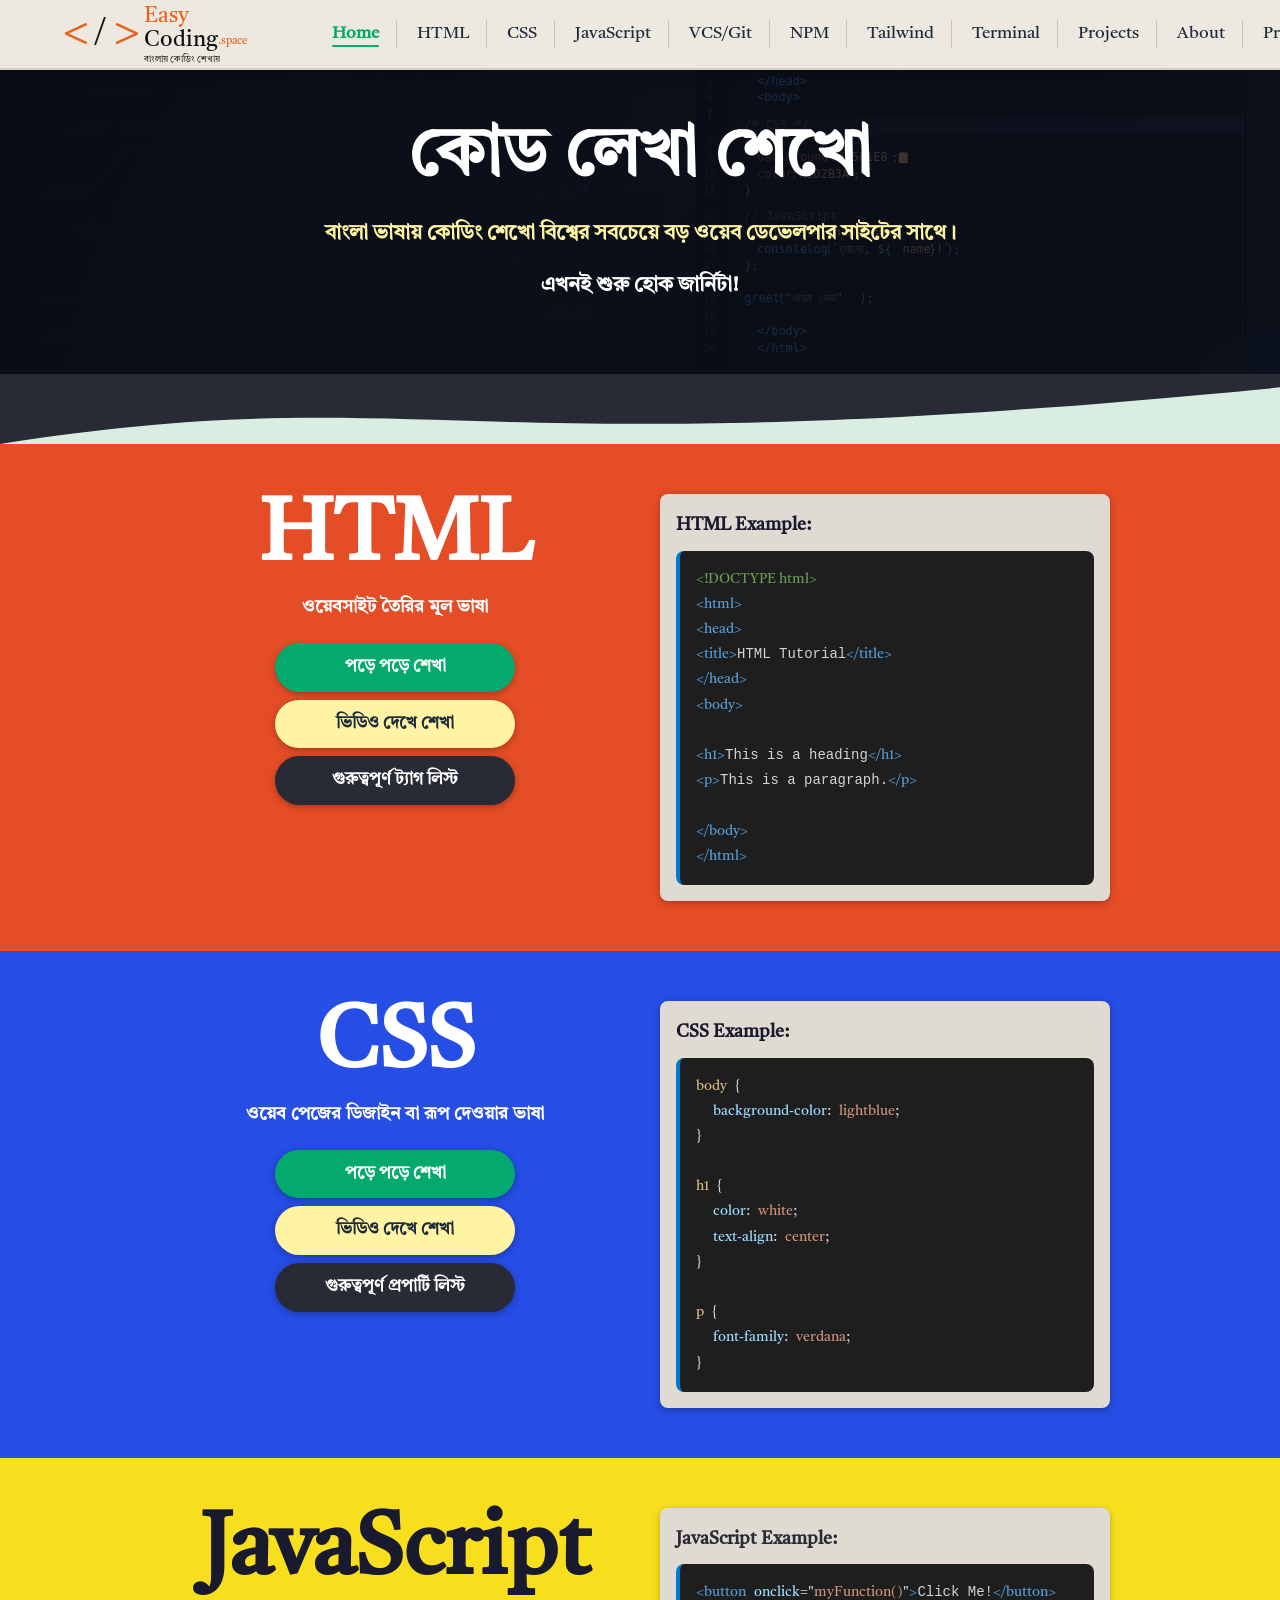
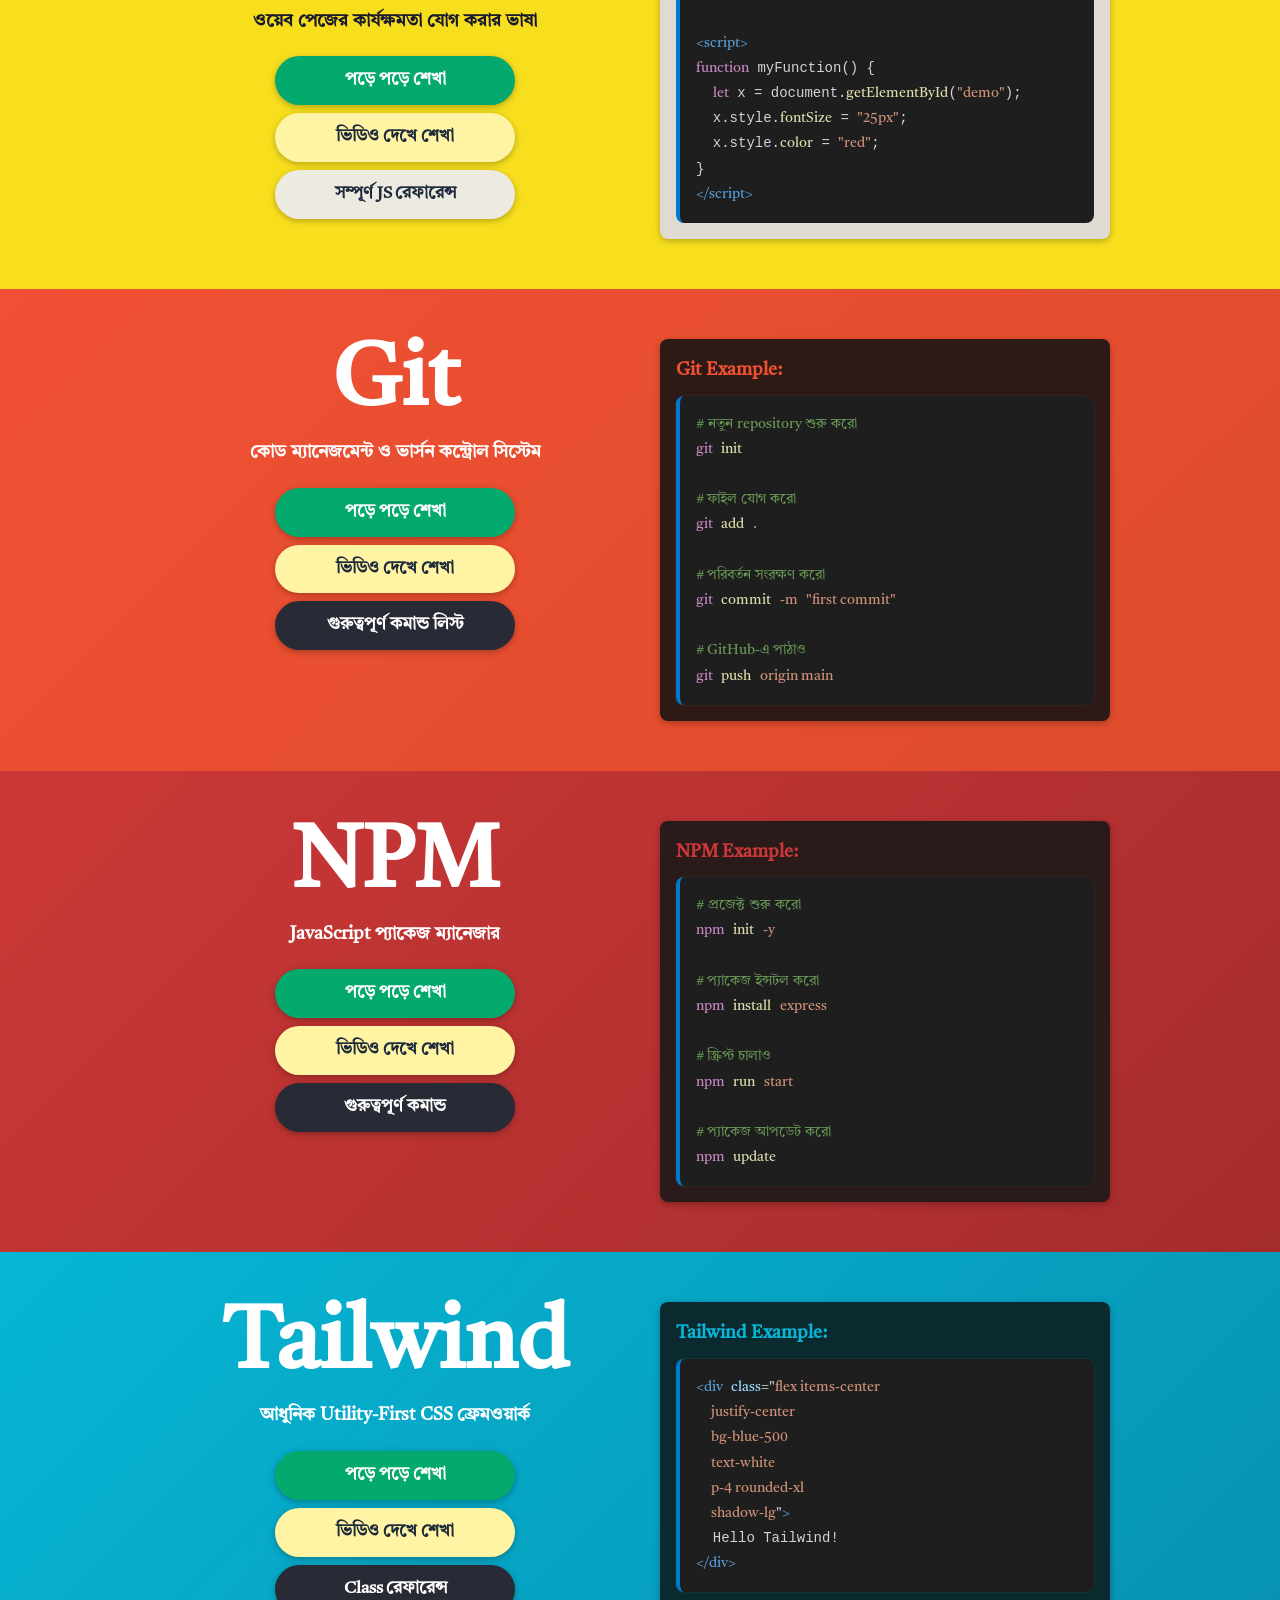
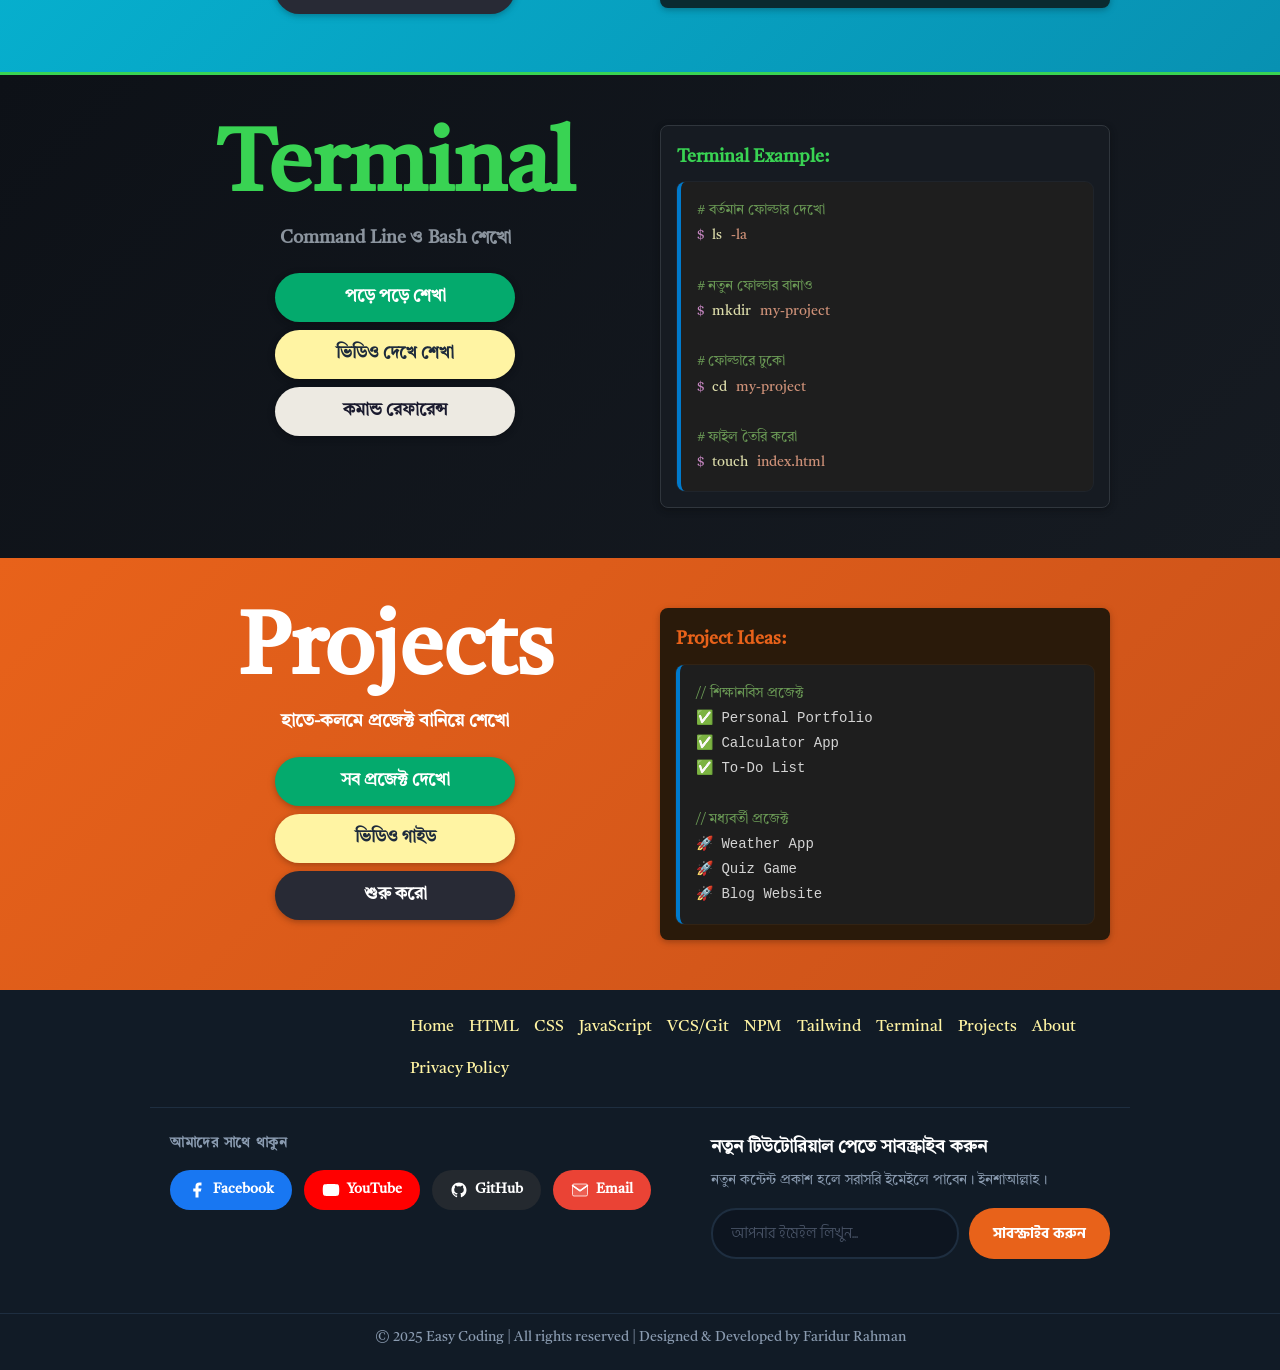
<file: index.html>
<!DOCTYPE html>
<html lang="bn">

<head>
  <meta charset="UTF-8" />
  <meta name="viewport" content="width=device-width, initial-scale=1.0" />
  <meta http-equiv="X-UA-Compatible" content="IE=edge" />
  <title>Easy Coding Space - বাংলায় কোডিং শেখায়</title>
  <meta name="description"
    content="সহজ বাংলা ভাষায় HTML, CSS এবং JavaScript শিখুন একদম বিনামূল্যে। বাস্তব উদাহরণ ও গোছানো নোটসহ ফ্রন্টএন্ড ওয়েব ডেভেলপমেন্টের সম্পূর্ণ গাইড।" />
  <meta name="keywords"
    content="কোড লেখা শিখুন, সহজে কোড, HTML বাংলা টিউটোরিয়াল, CSS বাংলা, জাভাস্ক্রিপ্ট নোট, ওয়েব ডেভেলপমেন্ট শিখুন, easycoding.space" />
  <meta name="author" content="ফরীদুর রহমান — Easy Coding Space" />
  <meta name="robots" content="index, follow, max-snippet:-1, max-image-preview:large" />
  <link rel="canonical" href="https://easycoding.space/" />
  <meta property="og:type" content="website" />
  <meta property="og:url" content="https://easycoding.space/" />
  <meta property="og:title" content="Easy Coding.space - বাংলায় কোডিং শেখায়" />
  <meta property="og:description" content="সহজ বাংলা ভাষায় HTML, CSS এবং JavaScript শিখুন একদম বিনামূল্যে।" />
  <meta property="og:image" content="https://easycoding.space/images/og-home.jpg" />
  <meta property="og:site_name" content="Easy Coding Space" />
  <meta property="og:locale" content="bn_BD" />
  <meta name="twitter:card" content="summary_large_image" />
  <meta name="twitter:title" content="Easy Coding.space - বাংলায় কোডিং শেখায়" />
  <meta name="twitter:description" content="সহজ বাংলা ভাষায় HTML, CSS এবং JavaScript শিখুন একদম বিনামূল্যে।" />
  <meta name="twitter:image" content="https://easycoding.space/images/og-home.jpg" />
  <meta name="theme-color" content="#1D2B3A" />
  <link rel="icon" href="/favicon.ico" />
  <link rel="icon" type="image/png" sizes="32x32" href="./images/favicon-32x32.png" />
  <link rel="icon" type="image/svg+xml" href="./images/favicon.svg" />
  <link rel="apple-touch-icon" sizes="180x180" href="./images/favicon-180x180.png" />
  <link rel="preconnect" href="https://fonts.googleapis.com" />
  <link rel="preconnect" href="https://fonts.gstatic.com" crossorigin />
  <link rel="preload" as="style"
    href="https://fonts.googleapis.com/css2?family=Hind+Siliguri:wght@400;600;700&display=swap" />
  <link rel="stylesheet" href="https://fonts.googleapis.com/css2?family=Hind+Siliguri:wght@400;600;700&display=swap"
    media="print" onload="this.media='all'" />
  <noscript>
    <link rel="stylesheet"
      href="https://fonts.googleapis.com/css2?family=Hind+Siliguri:wght@400;600;700&display=swap" />
  </noscript>
  <link rel="stylesheet" href="./css/style.css" />
  <link rel="stylesheet" href="./css/min.css" />
  <script type="application/ld+json">
  {
    "@context": "https://schema.org",
    "@type": "WebSite",
    "name": "Easy Coding Space",
    "url": "https://easycoding.space/",
    "description": "সহজ বাংলা ভাষায় HTML, CSS এবং JavaScript শিখুন একদম বিনামূল্যে।",
    "inLanguage": "bn",
    "author": { "@type": "Person", "name": "ফরীদুর রহমান", "url": "https://easycoding.space/" }
  }
  </script>
</head>

<body class="bg-white text-gray-800">

  <!-- ===== HEADER ===== -->
  <header>
    <div class="container">
      <div class="header-inner">
        <a href="./index.html">
          <svg xmlns="http://www.w3.org/2000/svg" viewBox="0 0 520 150" width="300" height="90">
            <text x="5" y="78" font-family="'Courier New', monospace" font-size="105" font-weight="900" fill="#E8621A"
              dominant-baseline="middle">&lt;</text>
            <text x="88" y="78" font-family="'Courier New', monospace" font-size="65" font-weight="900" fill="#111111"
              text-anchor="middle" dominant-baseline="middle">/</text>
            <text x="115" y="78" font-family="'Courier New', monospace" font-size="105" font-weight="900" fill="#E8621A"
              dominant-baseline="middle">&gt;</text>
            <text x="182" y="42" font-family="'Courier New', monospace" font-size="48" font-weight="900" fill="#E8621A"
              dominant-baseline="middle">Easy</text>
            <text x="182" y="95" font-family="'Courier New', monospace" font-size="48" font-weight="900" fill="#111111"
              dominant-baseline="middle">Coding<tspan font-size="24" font-weight="900" fill="#E8621A">.space</tspan>
              </text>
            <text x="182" y="135" font-family="'Hind Siliguri', Arial, sans-serif" font-size="20" font-weight="700"
              fill="#222222" dominant-baseline="middle">বাংলায় কোডিং শেখায়</text>
          </svg>
        </a>
        <nav>
          <ul class="nav-list">
            <li class="bor_none"><a href="./index.html">Home</a></li>
            <li><a href="./html.html">HTML</a></li>
            <li><a href="./css.html">CSS</a></li>
            <li><a href="./js.html">JavaScript</a></li>
            <li><a href="./VCS.html">VCS/Git</a></li>
            <li><a href="./npm.html">NPM</a></li>
            <li><a href="./tailwind.html">Tailwind</a></li>
            <li><a href="./terminal.html">Terminal</a></li>
            <li><a href="./projects.html">Projects</a></li>
            <li><a href="./about.html">About</a></li>
            <li><a href="./privacy-policy.html">Privacy Policy</a></li>
          </ul>
        </nav>
        <button class="hamburger" aria-label="মেনু খোলো" aria-expanded="false">
          <span></span><span></span><span></span>
        </button>
      </div>
    </div>
  </header>

  <nav class="nav-drawer">
    <ul>
      <li><a href="./index.html">Home</a></li>
      <li><a href="./html.html">HTML</a></li>
      <li><a href="./css.html">CSS</a></li>
      <li><a href="./js.html">JavaScript</a></li>
      <li><a href="./VCS.html">VCS/Git</a></li>
      <li><a href="./npm.html">NPM</a></li>
      <li><a href="./tailwind.html">Tailwind</a></li>
      <li><a href="./terminal.html">Terminal</a></li>
      <li><a href="./projects.html">Projects</a></li>
      <li><a href="./about.html">About</a></li>
      <li><a href="./privacy-policy.html">Privacy Policy</a></li>
    </ul>
  </nav>

  <!-- ===== MAIN ===== -->
  <main>

    <!-- Hero -->
    <section class="hero-section ws-black">
      <div class="hero-content">
        <h1 class="hero-h1">কোড লেখা শেখো</h1>
        <p class="hero-subtitle">বাংলা ভাষায় কোডিং শেখো বিশ্বের সবচেয়ে বড় ওয়েব ডেভেলপার সাইটের সাথে।</p>
        <h4 class="hero-cta">এখনই শুরু হোক জার্নিটা!</h4>
      </div>
    </section>

    <!-- Wave -->
    <svg style="background-color:#d9eee1;display:block;" width="100%" height="70" viewBox="0 0 100 100"
      preserveAspectRatio="none">
      <path d="M0,0 L110,0C35,150 35,0 0,100z" fill="#282A35"></path>
    </svg>

    <!-- HTML Section -->
    <section class="topic-section ws-light-green">
      <div class="topic-inner">
        <div class="topic-text center">
          <h1 class="topic-title">HTML</h1>
          <p class="topic-desc">ওয়েবসাইট তৈরির মূল ভাষা</p>
          <a class="tut-button btn-green" href="./html.html">পড়ে পড়ে শেখা</a>
          <a class="tut-button btn-yellow" href="https://www.youtube.com/watch?v=BSvo4i5t-Kg&t=141s"
            target="_blank">ভিডিও দেখে শেখা</a>
          <a class="tut-button btn-dark" href="./html.html#HTMLReference">গুরুত্বপূর্ণ ট্যাগ লিস্ট</a>
        </div>
        <div class="topic-code">
          <div class="code-card">
            <h3>HTML Example:</h3>
            <div class="code-block">
              <pre><span class="c-gray">&lt;!DOCTYPE html&gt;</span>
<span class="c-tag">&lt;html&gt;</span>
<span class="c-tag">&lt;head&gt;</span>
<span class="c-tag">&lt;title&gt;</span>HTML Tutorial<span class="c-tag">&lt;/title&gt;</span>
<span class="c-tag">&lt;/head&gt;</span>
<span class="c-tag">&lt;body&gt;</span>

<span class="c-tag">&lt;h1&gt;</span>This is a heading<span class="c-tag">&lt;/h1&gt;</span>
<span class="c-tag">&lt;p&gt;</span>This is a paragraph.<span class="c-tag">&lt;/p&gt;</span>

<span class="c-tag">&lt;/body&gt;</span>
<span class="c-tag">&lt;/html&gt;</span></pre>
            </div>
          </div>
        </div>
      </div>
    </section>

    <!-- CSS Section -->
    <section class="topic-section css-section">
      <div class="topic-inner">
        <div class="topic-text center">
          <h1 class="topic-title">CSS</h1>
          <p class="topic-desc">ওয়েব পেজের ডিজাইন বা রূপ দেওয়ার ভাষা</p>
          <a class="tut-button btn-green" href="./css.html">পড়ে পড়ে শেখা</a>
          <a class="tut-button btn-yellow"
            href="https://www.youtube.com/watch?v=UXiPDgOztJg&list=PLra-O4p5IV3rRq3DD7oNg0EqcGyJ94JGX"
            target="_blank">ভিডিও দেখে শেখা</a>
          <a class="tut-button btn-dark" href="./css.html#CSSReference">গুরুত্বপূর্ণ প্রপার্টি লিস্ট</a>
        </div>
        <div class="topic-code">
          <div class="code-card">
            <h3>CSS Example:</h3>
            <div class="code-block">
              <pre><span class="c-selector">body</span> <span class="c-brace">{</span>
  <span class="c-prop">background-color</span><span class="c-brace">:</span> <span class="c-val">lightblue</span><span class="c-brace">;</span>
<span class="c-brace">}</span>

<span class="c-selector">h1</span> <span class="c-brace">{</span>
  <span class="c-prop">color</span><span class="c-brace">:</span> <span class="c-val">white</span><span class="c-brace">;</span>
  <span class="c-prop">text-align</span><span class="c-brace">:</span> <span class="c-val">center</span><span class="c-brace">;</span>
<span class="c-brace">}</span>

<span class="c-selector">p</span> <span class="c-brace">{</span>
  <span class="c-prop">font-family</span><span class="c-brace">:</span> <span class="c-val">verdana</span><span class="c-brace">;</span>
<span class="c-brace">}</span></pre>
            </div>
          </div>
        </div>
      </div>
    </section>

    <!-- JavaScript Section -->
    <section class="topic-section js-section">
      <div class="topic-inner">
        <div class="topic-text center">
          <h1 class="topic-title">JavaScript</h1>
          <p class="topic-desc">ওয়েব পেজের কার্যক্ষমতা যোগ করার ভাষা</p>
          <a class="tut-button btn-green" href="./js.html">পড়ে পড়ে শেখা</a>
          <a class="tut-button btn-yellow" href="https://www.youtube.com/watch?v=EOcI0C-EkwI" target="_blank">ভিডিও দেখে
            শেখা</a>
          <a class="tut-button btn-light" href="./js.html#JSReference">সম্পূর্ণ JS রেফারেন্স</a>
        </div>
        <div class="topic-code">
          <div class="code-card">
            <h3>JavaScript Example:</h3>
            <div class="code-block">
              <pre><span class="c-tag">&lt;button</span> <span class="c-attr">onclick</span><span class="c-brace">="</span><span class="c-val">myFunction()</span><span class="c-brace">"</span><span class="c-tag">&gt;</span>Click Me!<span class="c-tag">&lt;/button&gt;</span>

<span class="c-tag">&lt;script&gt;</span>
<span class="c-kw">function</span> myFunction() {
  <span class="c-kw">let</span> x = document.<span class="c-fn">getElementById</span>(<span class="c-str">"demo"</span>);
  x.style.<span class="c-fn">fontSize</span> = <span class="c-str">"25px"</span>;
  x.style.<span class="c-fn">color</span> = <span class="c-str">"red"</span>;
}
<span class="c-tag">&lt;/script&gt;</span></pre>
            </div>
          </div>
        </div>
      </div>
    </section>

    <!-- VCS/Git Section -->
    <section class="topic-section vcs-section">
      <div class="topic-inner">
        <div class="topic-text center">
          <h1 class="topic-title">Git</h1>
          <p class="topic-desc">কোড ম্যানেজমেন্ট ও ভার্সন কন্ট্রোল সিস্টেম</p>
          <a class="tut-button btn-green" href="./VCS.html">পড়ে পড়ে শেখা</a>
          <a class="tut-button btn-yellow" href="https://www.youtube.com/watch?v=oe21Nlq8GS4&t=636s"
            target="_blank">ভিডিও দেখে শেখা</a>
          <a class="tut-button btn-dark" href="./VCS.html#GitReference">গুরুত্বপূর্ণ কমান্ড লিস্ট</a>
        </div>
        <div class="topic-code">
          <div class="code-card">
            <h3>Git Example:</h3>
            <div class="code-block">
              <pre><span class="c-gray"># নতুন repository শুরু করো</span>
<span class="c-kw">git</span> <span class="c-fn">init</span>

<span class="c-gray"># ফাইল যোগ করো</span>
<span class="c-kw">git</span> <span class="c-fn">add</span> <span class="c-val">.</span>

<span class="c-gray"># পরিবর্তন সংরক্ষণ করো</span>
<span class="c-kw">git</span> <span class="c-fn">commit</span> <span class="c-val">-m</span> <span class="c-str">"first commit"</span>

<span class="c-gray"># GitHub-এ পাঠাও</span>
<span class="c-kw">git</span> <span class="c-fn">push</span> <span class="c-val">origin main</span></pre>
            </div>
          </div>
        </div>
      </div>
    </section>

    <!-- NPM Section -->
    <section class="topic-section npm-section">
      <div class="topic-inner">
        <div class="topic-text center">
          <h1 class="topic-title">NPM</h1>
          <p class="topic-desc">JavaScript প্যাকেজ ম্যানেজার</p>
          <a class="tut-button btn-green" href="./npm.html">পড়ে পড়ে শেখা</a>
          <a class="tut-button btn-yellow" href="https://www.youtube.com/watch?v=A8W1p8suw5I" target="_blank">ভিডিও দেখে
            শেখা</a>
          <a class="tut-button btn-dark" href="./npm.html#NPMReference">গুরুত্বপূর্ণ কমান্ড</a>
        </div>
        <div class="topic-code">
          <div class="code-card">
            <h3>NPM Example:</h3>
            <div class="code-block">
              <pre><span class="c-gray"># প্রজেক্ট শুরু করো</span>
<span class="c-kw">npm</span> <span class="c-fn">init</span> <span class="c-val">-y</span>

<span class="c-gray"># প্যাকেজ ইন্সটল করো</span>
<span class="c-kw">npm</span> <span class="c-fn">install</span> <span class="c-val">express</span>

<span class="c-gray"># স্ক্রিপ্ট চালাও</span>
<span class="c-kw">npm</span> <span class="c-fn">run</span> <span class="c-val">start</span>

<span class="c-gray"># প্যাকেজ আপডেট করো</span>
<span class="c-kw">npm</span> <span class="c-fn">update</span></pre>
            </div>
          </div>
        </div>
      </div>
    </section>

    <!-- Tailwind Section -->
    <section class="topic-section tailwind-section">
      <div class="topic-inner">
        <div class="topic-text center">
          <h1 class="topic-title">Tailwind</h1>
          <p class="topic-desc">আধুনিক Utility-First CSS ফ্রেমওয়ার্ক</p>
          <a class="tut-button btn-green" href="./tailwind.html">পড়ে পড়ে শেখা</a>
          <a class="tut-button btn-yellow" href="https://www.youtube.com/watch?v=7lmoLxbUENM&t=3786s"
            target="_blank">ভিডিও দেখে শেখা</a>
          <a class="tut-button btn-dark" href="./tailwind.html#TailwindReference">Class রেফারেন্স</a>
        </div>
        <div class="topic-code">
          <div class="code-card">
            <h3>Tailwind Example:</h3>
            <div class="code-block">
              <pre><span class="c-tag">&lt;div</span> <span class="c-attr">class</span><span class="c-brace">="</span><span class="c-val">flex items-center
     justify-center
     bg-blue-500
     text-white
     p-4 rounded-xl
     shadow-lg</span><span class="c-brace">"</span><span class="c-tag">&gt;</span>
  Hello Tailwind!
<span class="c-tag">&lt;/div&gt;</span></pre>
            </div>
          </div>
        </div>
      </div>
    </section>

    <!-- Terminal Section -->
    <section class="topic-section terminal-section">
      <div class="topic-inner">
        <div class="topic-text center">
          <h1 class="topic-title">Terminal</h1>
          <p class="topic-desc">Command Line ও Bash শেখো</p>
          <a class="tut-button btn-green" href="./terminal.html">পড়ে পড়ে শেখা</a>
          <a class="tut-button btn-yellow" href="https://www.youtube.com/watch?v=kbyNSrhxuuI" target="_blank">ভিডিও দেখে
            শেখা</a>
          <a class="tut-button btn-light" href="./terminal.html#TerminalReference">কমান্ড রেফারেন্স</a>
        </div>
        <div class="topic-code">
          <div class="code-card">
            <h3>Terminal Example:</h3>
            <div class="code-block">
              <pre><span class="c-gray"># বর্তমান ফোল্ডার দেখো</span>
<span class="c-kw">$</span> <span class="c-fn">ls</span> <span class="c-val">-la</span>

<span class="c-gray"># নতুন ফোল্ডার বানাও</span>
<span class="c-kw">$</span> <span class="c-fn">mkdir</span> <span class="c-val">my-project</span>

<span class="c-gray"># ফোল্ডারে ঢুকো</span>
<span class="c-kw">$</span> <span class="c-fn">cd</span> <span class="c-val">my-project</span>

<span class="c-gray"># ফাইল তৈরি করো</span>
<span class="c-kw">$</span> <span class="c-fn">touch</span> <span class="c-val">index.html</span></pre>
            </div>
          </div>
        </div>
      </div>
    </section>

    <!-- Projects Section -->
    <section class="topic-section projects-section">
      <div class="topic-inner">
        <div class="topic-text center">
          <h1 class="topic-title">Projects</h1>
          <p class="topic-desc">হাতে-কলমে প্রজেক্ট বানিয়ে শেখো</p>
          <a class="tut-button btn-green" href="./projects.html">সব প্রজেক্ট দেখো</a>
          <a class="tut-button btn-yellow" href="https://www.youtube.com/results?search_query=html+css+project+bangla"
            target="_blank">ভিডিও গাইড</a>
          <a class="tut-button btn-dark" href="./projects.html">শুরু করো</a>
        </div>
        <div class="topic-code">
          <div class="code-card">
            <h3>Project Ideas:</h3>
            <div class="code-block">
              <pre><span class="c-gray">// শিক্ষানবিস প্রজেক্ট</span>
<span class="c-val">✅</span> Personal Portfolio
<span class="c-val">✅</span> Calculator App
<span class="c-val">✅</span> To-Do List

<span class="c-gray">// মধ্যবর্তী প্রজেক্ট</span>
<span class="c-val">🚀</span> Weather App
<span class="c-val">🚀</span> Quiz Game
<span class="c-val">🚀</span> Blog Website</pre>
            </div>
          </div>
        </div>
      </div>
    </section>

  </main>

  <!-- ===== FOOTER ===== -->
  <footer>
    <div class="footer-top">
      <div class="footer-logo">
        <a href="./index.html"><img src="./images/easycoding_logo_final_png.svg" alt="Easy Coding Logo" /></a>
      </div>
      <ul class="footer-nav">
        <li><a href="./index.html">Home</a></li>
        <li><a href="./html.html">HTML</a></li>
        <li><a href="./css.html">CSS</a></li>
        <li><a href="./js.html">JavaScript</a></li>
        <li><a href="./VCS.html">VCS/Git</a></li>
        <li><a href="./npm.html">NPM</a></li>
        <li><a href="./tailwind.html">Tailwind</a></li>
        <li><a href="./terminal.html">Terminal</a></li>
        <li><a href="./projects.html">Projects</a></li>
        <li><a href="./about.html">About</a></li>
        <li><a href="./privacy-policy.html">Privacy Policy</a></li>
      </ul>
    </div>

    <!-- Social Media -->
    <div class="footer-bottom-row">
      <div class="footer-social">
        <h4 class="footer-social-title">আমাদের সাথে থাকুন</h4>
        <div class="social-links">
          <a href="#" class="social-btn facebook" aria-label="Facebook">
            <svg viewBox="0 0 24 24" fill="currentColor" width="18" height="18">
              <path d="M18 2h-3a5 5 0 0 0-5 5v3H7v4h3v8h4v-8h3l1-4h-4V7a1 1 0 0 1 1-1h3z" />
            </svg>
            Facebook
          </a>
          <a href="#" class="social-btn youtube" aria-label="YouTube">
            <svg viewBox="0 0 24 24" fill="currentColor" width="18" height="18">
              <path
                d="M22.54 6.42a2.78 2.78 0 0 0-1.95-1.96C18.88 4 12 4 12 4s-6.88 0-8.59.46A2.78 2.78 0 0 0 1.46 6.42 29 29 0 0 0 1 12a29 29 0 0 0 .46 5.58 2.78 2.78 0 0 0 1.95 1.96C5.12 20 12 20 12 20s6.88 0 8.59-.46a2.78 2.78 0 0 0 1.95-1.96A29 29 0 0 0 23 12a29 29 0 0 0-.46-5.58z" />
              <polygon points="9.75 15.02 15.5 12 9.75 8.98 9.75 15.02" fill="#fff" />
            </svg>
            YouTube
          </a>
          <a href="#" class="social-btn github" aria-label="GitHub">
            <svg viewBox="0 0 24 24" fill="currentColor" width="18" height="18">
              <path
                d="M12 2C6.477 2 2 6.484 2 12.017c0 4.425 2.865 8.18 6.839 9.504.5.092.682-.217.682-.483 0-.237-.008-.868-.013-1.703-2.782.605-3.369-1.343-3.369-1.343-.454-1.158-1.11-1.466-1.11-1.466-.908-.62.069-.608.069-.608 1.003.07 1.531 1.032 1.531 1.032.892 1.53 2.341 1.088 2.91.832.092-.647.35-1.088.636-1.338-2.22-.253-4.555-1.113-4.555-4.951 0-1.093.39-1.988 1.029-2.688-.103-.253-.446-1.272.098-2.65 0 0 .84-.27 2.75 1.026A9.564 9.564 0 0 1 12 6.844a9.59 9.59 0 0 1 2.504.337c1.909-1.296 2.747-1.027 2.747-1.027.546 1.379.202 2.398.1 2.651.64.7 1.028 1.595 1.028 2.688 0 3.848-2.339 4.695-4.566 4.943.359.309.678.92.678 1.855 0 1.338-.012 2.419-.012 2.747 0 .268.18.58.688.482A10.019 10.019 0 0 0 22 12.017C22 6.484 17.522 2 12 2z" />
            </svg>
            GitHub
          </a>
          <a href="mailto:ibnhosain014@gmail.com" class="social-btn email" aria-label="Email">
            <svg viewBox="0 0 24 24" width="18" height="18" fill="none">
              <path d="M2 6a2 2 0 0 1 2-2h16a2 2 0 0 1 2 2v12a2 2 0 0 1-2 2H4a2 2 0 0 1-2-2V6z" fill="#fff"
                fill-opacity=".15" />
              <path d="M2 6l10 7 10-7" stroke="#fff" stroke-width="2" stroke-linecap="round" />
              <path d="M2 6l10 7" stroke="#fff" stroke-width="2" />
              <path d="M22 6l-10 7" stroke="#fff" stroke-width="2" />
            </svg>
            Email
          </a>
        </div>
      </div>

      <!-- Newsletter Subscription -->
      <!-- Newsletter -->
      <div class="footer-subscribe">
        <h4 class="subscribe-title">নতুন টিউটোরিয়াল পেতে সাবস্ক্রাইব করুন</h4>
        <p class="subscribe-desc">নতুন কন্টেন্ট প্রকাশ হলে সরাসরি ইমেইলে পাবেন। ইনশাআল্লাহ।</p>
        <div class="subscribe-row">
          <input type="email" id="sib-email" class="subscribe-input" placeholder="আপনার ইমেইল লিখুন..." required />
          <button type="button" class="subscribe-btn" onclick="sibSubmit()">সাবস্ক্রাইব করুন</button>
        </div>
        <p class="subscribe-msg" id="sib-msg"></p>
      </div>
    </div><!-- footer-bottom-row -->

    <div class="copyright">
      © 2025 Easy Coding | All rights reserved | Designed &amp; Developed by Faridur Rahman
    </div>
  </footer>

  <script src="./js/script.js"></script>
</body>

</html>
</file>
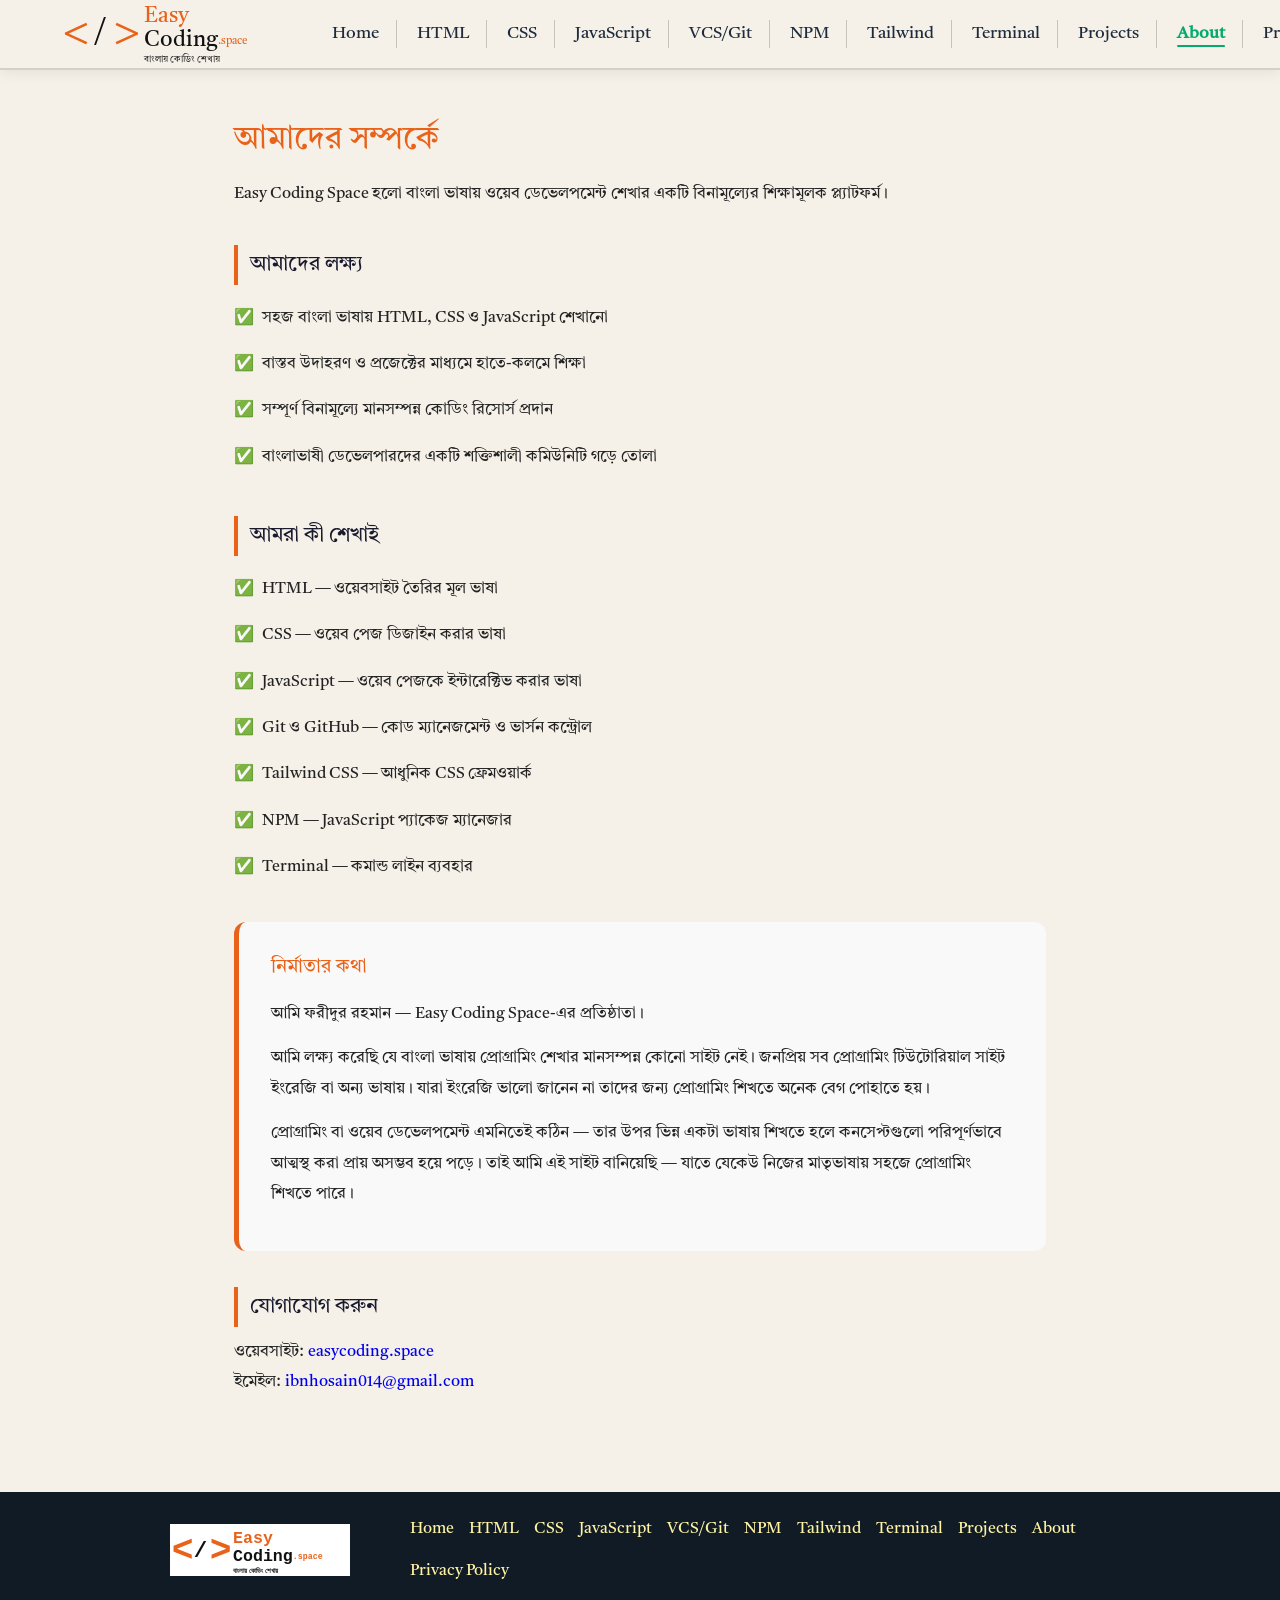
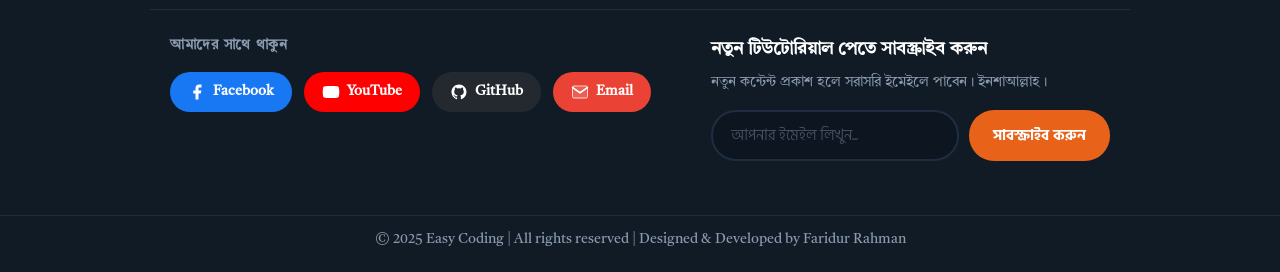
<file: about.html>
<!DOCTYPE html>
<html lang="bn">
<head>
  <meta charset="UTF-8" />
  <meta name="viewport" content="width=device-width, initial-scale=1.0" />
  <title>আমাদের সম্পর্কে — Easy Coding Space</title>
  <meta name="description" content="Easy Coding Space হলো বাংলা ভাষায় ওয়েব ডেভেলপমেন্ট শেখার একটি বিনামূল্যের প্ল্যাটফর্ম।" />
  <meta name="robots" content="index, follow" />
  <link rel="canonical" href="https://easycoding.space/about.html" />
  <link rel="icon" href="/favicon.ico" />
  <link rel="icon" type="image/png" sizes="32x32" href="./images/favicon-32x32.png" />
  <link rel="icon" type="image/svg+xml" href="./images/favicon.svg" />
  <link rel="apple-touch-icon" sizes="180x180" href="./images/favicon-180x180.png" />
  <link rel="preconnect" href="https://fonts.googleapis.com" />
  <link rel="preconnect" href="https://fonts.gstatic.com" crossorigin />
  <link rel="preload" as="style" href="https://fonts.googleapis.com/css2?family=Hind+Siliguri:wght@400;600;700&display=swap" />
  <link rel="stylesheet" href="https://fonts.googleapis.com/css2?family=Hind+Siliguri:wght@400;600;700&display=swap" media="print" onload="this.media='all'" />
  <noscript><link rel="stylesheet" href="https://fonts.googleapis.com/css2?family=Hind+Siliguri:wght@400;600;700&display=swap" /></noscript>
  <link rel="stylesheet" href="./css/style.css" />
  <link rel="stylesheet" href="./css/min.css" />
  <style>
    .about-container {
      max-width: 860px;
      margin: 0 auto;
      padding: calc(var(--header-h, 70px) + 40px) 24px 80px;
      font-family: 'Hind Siliguri', sans-serif;
      line-height: 1.9;
      color: #222;
    }
    .about-container h1 { font-size: 2rem; color: #E8621A; margin-bottom: 8px; }
    .about-container h2 { font-size: 1.3rem; color: #1A1A2E; margin-top: 36px; margin-bottom: 10px; border-left: 4px solid #E8621A; padding-left: 12px; }
    .about-container p { margin-bottom: 14px; }
    .about-card { background: #f9f9f9; border-radius: 12px; padding: 28px 32px; margin-top: 32px; border-left: 5px solid #E8621A; }
    .about-card h3 { color: #E8621A; margin-bottom: 12px; font-size: 1.2rem; }
    .mission-list { list-style: none; padding: 0; }
    .mission-list li { padding: 8px 0; padding-left: 28px; position: relative; }
    .mission-list li::before { content: "✅"; position: absolute; left: 0; }
    @media (max-width: 768px) {
      .about-container { padding: calc(var(--header-h, 58px) + 24px) 16px 60px; }
      .about-card { padding: 20px 18px; }
    }
  </style>
</head>
<body class="bg-white text-gray-800">

  <header>
    <div class="container">
      <div class="header-inner">
        <a href="./index.html">
          <svg xmlns="http://www.w3.org/2000/svg" viewBox="0 0 520 150" width="300" height="90">
            <text x="5" y="78" font-family="'Courier New', monospace" font-size="105" font-weight="900" fill="#E8621A" dominant-baseline="middle">&lt;</text>
            <text x="88" y="78" font-family="'Courier New', monospace" font-size="65" font-weight="900" fill="#111111" text-anchor="middle" dominant-baseline="middle">/</text>
            <text x="115" y="78" font-family="'Courier New', monospace" font-size="105" font-weight="900" fill="#E8621A" dominant-baseline="middle">&gt;</text>
            <text x="182" y="42" font-family="'Courier New', monospace" font-size="48" font-weight="900" fill="#E8621A" dominant-baseline="middle">Easy</text>
            <text x="182" y="95" font-family="'Courier New', monospace" font-size="48" font-weight="900" fill="#111111" dominant-baseline="middle">Coding<tspan font-size="24" font-weight="900" fill="#E8621A">.space</tspan></text>
            <text x="182" y="135" font-family="'Hind Siliguri', Arial, sans-serif" font-size="20" font-weight="700" fill="#222222" dominant-baseline="middle">বাংলায় কোডিং শেখায়</text>
          </svg>
        </a>
        <nav>
          <ul class="nav-list">
            <li class="bor_none"><a href="./index.html">Home</a></li>
            <li><a href="./html.html">HTML</a></li>
            <li><a href="./css.html">CSS</a></li>
            <li><a href="./js.html">JavaScript</a></li>
            <li><a href="./VCS.html">VCS/Git</a></li>
            <li><a href="./npm.html">NPM</a></li>
            <li><a href="./tailwind.html">Tailwind</a></li>
            <li><a href="./terminal.html">Terminal</a></li>
            <li><a href="./projects.html">Projects</a></li>
            <li><a href="./about.html">About</a></li>
            <li><a href="./privacy-policy.html">Privacy Policy</a></li>
          </ul>
        </nav>
        <button class="hamburger" aria-label="মেনু খোলো" aria-expanded="false">
          <span></span><span></span><span></span>
        </button>
      </div>
    </div>
  </header>

  <nav class="nav-drawer">
    <ul>
      <li><a href="./index.html">Home</a></li>
      <li><a href="./html.html">HTML</a></li>
      <li><a href="./css.html">CSS</a></li>
      <li><a href="./js.html">JavaScript</a></li>
      <li><a href="./VCS.html">VCS/Git</a></li>
      <li><a href="./npm.html">NPM</a></li>
      <li><a href="./tailwind.html">Tailwind</a></li>
      <li><a href="./terminal.html">Terminal</a></li>
      <li><a href="./projects.html">Projects</a></li>
      <li><a href="./about.html">About</a></li>
      <li><a href="./privacy-policy.html">Privacy Policy</a></li>
    </ul>
  </nav>

  <main>
    <div class="about-container">
      <h1>আমাদের সম্পর্কে</h1>
      <p>Easy Coding Space হলো বাংলা ভাষায় ওয়েব ডেভেলপমেন্ট শেখার একটি <strong>বিনামূল্যের শিক্ষামূলক প্ল্যাটফর্ম</strong>।</p>

      <h2>আমাদের লক্ষ্য</h2>
      <ul class="mission-list">
        <li>সহজ বাংলা ভাষায় HTML, CSS ও JavaScript শেখানো</li>
        <li>বাস্তব উদাহরণ ও প্রজেক্টের মাধ্যমে হাতে-কলমে শিক্ষা</li>
        <li>সম্পূর্ণ বিনামূল্যে মানসম্পন্ন কোডিং রিসোর্স প্রদান</li>
        <li>বাংলাভাষী ডেভেলপারদের একটি শক্তিশালী কমিউনিটি গড়ে তোলা</li>
      </ul>

      <h2>আমরা কী শেখাই</h2>
      <ul class="mission-list">
        <li><strong>HTML</strong> — ওয়েবসাইট তৈরির মূল ভাষা</li>
        <li><strong>CSS</strong> — ওয়েব পেজ ডিজাইন করার ভাষা</li>
        <li><strong>JavaScript</strong> — ওয়েব পেজকে ইন্টারেক্টিভ করার ভাষা</li>
        <li><strong>Git ও GitHub</strong> — কোড ম্যানেজমেন্ট ও ভার্সন কন্ট্রোল</li>
        <li><strong>Tailwind CSS</strong> — আধুনিক CSS ফ্রেমওয়ার্ক</li>
        <li><strong>NPM</strong> — JavaScript প্যাকেজ ম্যানেজার</li>
        <li><strong>Terminal</strong> — কমান্ড লাইন ব্যবহার</li>
      </ul>

      <div class="about-card">
        <h3>নির্মাতার কথা</h3>
        <p>আমি <strong>ফরীদুর রহমান</strong> — Easy Coding Space-এর প্রতিষ্ঠাতা।</p>
        <p>আমি লক্ষ্য করেছি যে বাংলা ভাষায় প্রোগ্রামিং শেখার মানসম্পন্ন কোনো সাইট নেই। জনপ্রিয় সব প্রোগ্রামিং টিউটোরিয়াল সাইট ইংরেজি বা অন্য ভাষায়। যারা ইংরেজি ভালো জানেন না তাদের জন্য প্রোগ্রামিং শিখতে অনেক বেগ পোহাতে হয়।</p>
        <p>প্রোগ্রামিং বা ওয়েব ডেভেলপমেন্ট এমনিতেই কঠিন — তার উপর ভিন্ন একটা ভাষায় শিখতে হলে কনসেপ্টগুলো পরিপূর্ণভাবে আত্মস্থ করা প্রায় অসম্ভব হয়ে পড়ে। তাই আমি এই সাইট বানিয়েছি — যাতে যেকেউ নিজের মাতৃভাষায় সহজে প্রোগ্রামিং শিখতে পারে।</p>
      </div>

      <h2>যোগাযোগ করুন</h2>
      <p><strong>ওয়েবসাইট:</strong> <a href="https://easycoding.space">easycoding.space</a><br/>
      <strong>ইমেইল:</strong> <a href="mailto:ibnhosain014@gmail.com">ibnhosain014@gmail.com</a></p>
    </div>
  </main>

  <!-- ===== FOOTER ===== -->
  <footer>
    <div class="footer-top">
      <div class="footer-logo">
        <a href="./index.html"><img src="./images/easycoding_logo_final_png.svg" alt="Easy Coding Logo" /></a>
      </div>
      <ul class="footer-nav">
        <li><a href="./index.html">Home</a></li>
        <li><a href="./html.html">HTML</a></li>
        <li><a href="./css.html">CSS</a></li>
        <li><a href="./js.html">JavaScript</a></li>
        <li><a href="./VCS.html">VCS/Git</a></li>
        <li><a href="./npm.html">NPM</a></li>
        <li><a href="./tailwind.html">Tailwind</a></li>
        <li><a href="./terminal.html">Terminal</a></li>
        <li><a href="./projects.html">Projects</a></li>
        <li><a href="./about.html">About</a></li>
        <li><a href="./privacy-policy.html">Privacy Policy</a></li>
      </ul>
    </div>

    <div class="footer-bottom-row">
    <div class="footer-social">
      <h4 class="footer-social-title">আমাদের সাথে থাকুন</h4>
      <div class="social-links">
        <a href="#" class="social-btn facebook" aria-label="Facebook">
          <svg viewBox="0 0 24 24" fill="currentColor" width="18" height="18"><path d="M18 2h-3a5 5 0 0 0-5 5v3H7v4h3v8h4v-8h3l1-4h-4V7a1 1 0 0 1 1-1h3z"/></svg>
          Facebook
        </a>
        <a href="#" class="social-btn youtube" aria-label="YouTube">
          <svg viewBox="0 0 24 24" fill="currentColor" width="18" height="18"><path d="M22.54 6.42a2.78 2.78 0 0 0-1.95-1.96C18.88 4 12 4 12 4s-6.88 0-8.59.46A2.78 2.78 0 0 0 1.46 6.42 29 29 0 0 0 1 12a29 29 0 0 0 .46 5.58 2.78 2.78 0 0 0 1.95 1.96C5.12 20 12 20 12 20s6.88 0 8.59-.46a2.78 2.78 0 0 0 1.95-1.96A29 29 0 0 0 23 12a29 29 0 0 0-.46-5.58z"/><polygon points="9.75 15.02 15.5 12 9.75 8.98 9.75 15.02" fill="#fff"/></svg>
          YouTube
        </a>
        <a href="#" class="social-btn github" aria-label="GitHub">
          <svg viewBox="0 0 24 24" fill="currentColor" width="18" height="18"><path d="M12 2C6.477 2 2 6.484 2 12.017c0 4.425 2.865 8.18 6.839 9.504.5.092.682-.217.682-.483 0-.237-.008-.868-.013-1.703-2.782.605-3.369-1.343-3.369-1.343-.454-1.158-1.11-1.466-1.11-1.466-.908-.62.069-.608.069-.608 1.003.07 1.531 1.032 1.531 1.032.892 1.53 2.341 1.088 2.91.832.092-.647.35-1.088.636-1.338-2.22-.253-4.555-1.113-4.555-4.951 0-1.093.39-1.988 1.029-2.688-.103-.253-.446-1.272.098-2.65 0 0 .84-.27 2.75 1.026A9.564 9.564 0 0 1 12 6.844a9.59 9.59 0 0 1 2.504.337c1.909-1.296 2.747-1.027 2.747-1.027.546 1.379.202 2.398.1 2.651.64.7 1.028 1.595 1.028 2.688 0 3.848-2.339 4.695-4.566 4.943.359.309.678.92.678 1.855 0 1.338-.012 2.419-.012 2.747 0 .268.18.58.688.482A10.019 10.019 0 0 0 22 12.017C22 6.484 17.522 2 12 2z"/></svg>
          GitHub
        </a>
        <a href="mailto:ibnhosain014@gmail.com" class="social-btn email" aria-label="Email">
          <svg viewBox="0 0 24 24" width="18" height="18" fill="none"><path d="M2 6a2 2 0 0 1 2-2h16a2 2 0 0 1 2 2v12a2 2 0 0 1-2 2H4a2 2 0 0 1-2-2V6z" fill="#fff" fill-opacity=".15"/><path d="M2 6l10 7 10-7" stroke="#fff" stroke-width="2" stroke-linecap="round"/><path d="M2 6l10 7" stroke="#fff" stroke-width="2"/><path d="M22 6l-10 7" stroke="#fff" stroke-width="2"/></svg>
          Email
        </a>
      </div>
    </div>

    <div class="footer-subscribe">
      <h4 class="subscribe-title">নতুন টিউটোরিয়াল পেতে সাবস্ক্রাইব করুন</h4>
      <p class="subscribe-desc">নতুন কন্টেন্ট প্রকাশ হলে সরাসরি ইমেইলে পাবেন। ইনশাআল্লাহ।</p>
      <div class="subscribe-row">
        <input type="email" id="sib-email" class="subscribe-input" placeholder="আপনার ইমেইল লিখুন..." required />
        <button type="button" class="subscribe-btn" onclick="sibSubmit()">সাবস্ক্রাইব করুন</button>
      </div>
      <p class="subscribe-msg" id="sib-msg"></p>
    </div>
    </div><!-- footer-bottom-row -->

    <div class="copyright">
      © 2025 Easy Coding | All rights reserved | Designed &amp; Developed by Faridur Rahman
    </div>
  </footer>

  <script src="./js/script.js"></script>
</body>
</html>
</file>
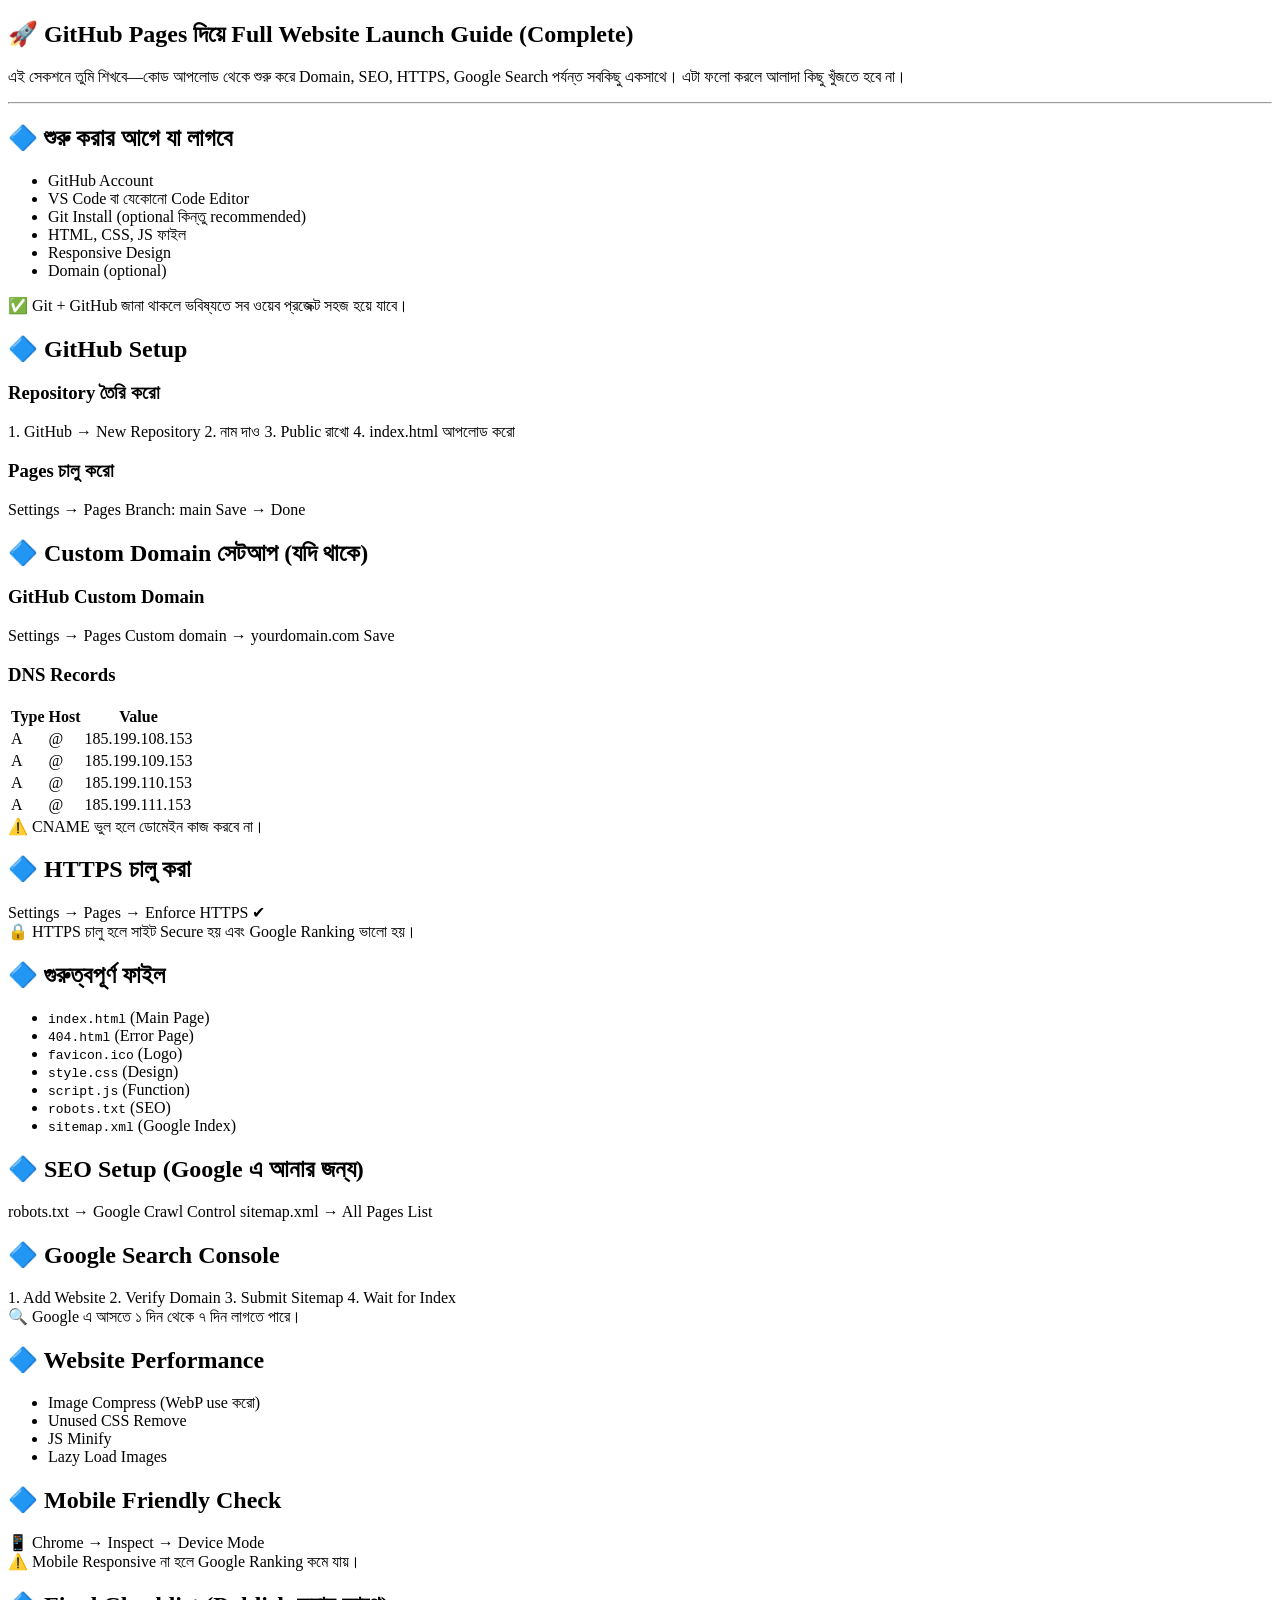
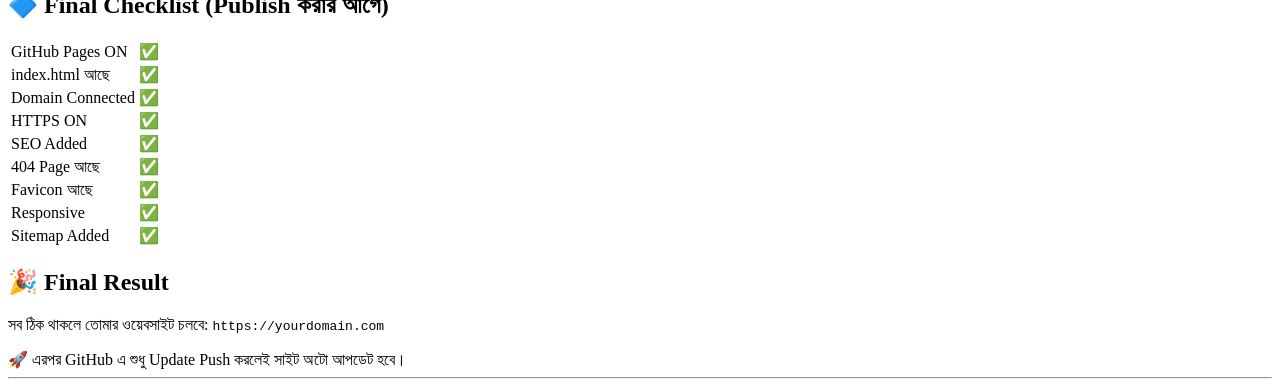
<file: hostgide.html>
<!DOCTYPE html>
<html lang="en">
<head>
 <meta charset="UTF-8">
 <meta name="viewport" content="width=device-width, initial-scale=1.0">
 <title>হোস্টিং গাইড — Easy Coding Space</title>
</head>
<body>
 <section id="github-hosting-full-guide">

  <h1 class="center" id="deploy-guide">
    🚀 GitHub Pages দিয়ে Full Website Launch Guide (Complete)
  </h1>

  <p class="center">
    এই সেকশনে তুমি শিখবে—কোড আপলোড থেকে শুরু করে Domain, SEO, HTTPS, Google Search পর্যন্ত সবকিছু একসাথে।
    এটা ফলো করলে আলাদা কিছু খুঁজতে হবে না।
  </p>

  <hr class="section-divider"/>


  <!-- =======================================
      START REQUIREMENTS
  ======================================== -->

  <div class="example-box">

    <h2>🔷 শুরু করার আগে যা লাগবে</h2>

    <ul>
      <li>GitHub Account</li>
      <li>VS Code বা যেকোনো Code Editor</li>
      <li>Git Install (optional কিন্তু recommended)</li>
      <li>HTML, CSS, JS ফাইল</li>
      <li>Responsive Design</li>
      <li>Domain (optional)</li>
    </ul>

    <div class="tip-box">
      ✅ Git + GitHub জানা থাকলে ভবিষ্যতে সব ওয়েব প্রজেক্ট সহজ হয়ে যাবে।
    </div>

  </div>



  <!-- =======================================
      GITHUB SETUP
  ======================================== -->

  <div class="example-box">

    <h2>🔷 GitHub Setup</h2>

    <h3>Repository তৈরি করো</h3>

    <div class="code-box">
1. GitHub → New Repository  
2. নাম দাও  
3. Public রাখো  
4. index.html আপলোড করো
    </div>

    <h3>Pages চালু করো</h3>

    <div class="code-box">
Settings → Pages  
Branch: main  
Save → Done
    </div>

  </div>



  <!-- =======================================
      DOMAIN SETUP
  ======================================== -->

  <div class="example-box">

    <h2>🔷 Custom Domain সেটআপ (যদি থাকে)</h2>

    <h3>GitHub Custom Domain</h3>

    <div class="code-box">
Settings → Pages  
Custom domain → yourdomain.com  
Save
    </div>

    <h3>DNS Records</h3>

    <table class="size-chart">
      <tr><th>Type</th><th>Host</th><th>Value</th></tr>
      <tr><td>A</td><td>@</td><td>185.199.108.153</td></tr>
      <tr><td>A</td><td>@</td><td>185.199.109.153</td></tr>
      <tr><td>A</td><td>@</td><td>185.199.110.153</td></tr>
      <tr><td>A</td><td>@</td><td>185.199.111.153</td></tr>
    </table>

    <div class="warning-box">
      ⚠️ CNAME ভুল হলে ডোমেইন কাজ করবে না।
    </div>

  </div>



  <!-- =======================================
      HTTPS
  ======================================== -->

  <div class="example-box">

    <h2>🔷 HTTPS চালু করা</h2>

    <div class="code-box">
Settings → Pages → Enforce HTTPS ✔
    </div>

    <div class="tip-box">
      🔒 HTTPS চালু হলে সাইট Secure হয় এবং Google Ranking ভালো হয়।
    </div>

  </div>



  <!-- =======================================
      FILES REQUIRED
  ======================================== -->

  <div class="example-box">

    <h2>🔷 গুরুত্বপূর্ণ ফাইল</h2>

    <ul>
      <li><code>index.html</code> (Main Page)</li>
      <li><code>404.html</code> (Error Page)</li>
      <li><code>favicon.ico</code> (Logo)</li>
      <li><code>style.css</code> (Design)</li>
      <li><code>script.js</code> (Function)</li>
      <li><code>robots.txt</code> (SEO)</li>
      <li><code>sitemap.xml</code> (Google Index)</li>
    </ul>

  </div>



  <!-- =======================================
      SEO SETUP
  ======================================== -->

  <div class="example-box">

    <h2>🔷 SEO Setup (Google এ আনার জন্য)</h2>

    <div class="code-box">
<title>Website Title</title>
<meta name="description">
<meta name="keywords">
<meta name="author">
    </div>

    <div class="code-box">
robots.txt → Google Crawl Control  
sitemap.xml → All Pages List
    </div>

  </div>



  <!-- =======================================
      GOOGLE SEARCH
  ======================================== -->

  <div class="example-box">

    <h2>🔷 Google Search Console</h2>

    <div class="code-box">
1. Add Website  
2. Verify Domain  
3. Submit Sitemap  
4. Wait for Index
    </div>

    <div class="tip-box">
      🔍 Google এ আসতে ১ দিন থেকে ৭ দিন লাগতে পারে।
    </div>

  </div>



  <!-- =======================================
      PERFORMANCE
  ======================================== -->

  <div class="example-box">

    <h2>🔷 Website Performance</h2>

    <ul>
      <li>Image Compress (WebP use করো)</li>
      <li>Unused CSS Remove</li>
      <li>JS Minify</li>
      <li>Lazy Load Images</li>
    </ul>

  </div>



  <!-- =======================================
      MOBILE RESPONSIVE
  ======================================== -->

  <div class="example-box">

    <h2>🔷 Mobile Friendly Check</h2>

    <div class="tip-box">
      📱 Chrome → Inspect → Device Mode
    </div>

    <div class="warning-box">
      ⚠️ Mobile Responsive না হলে Google Ranking কমে যায়।
    </div>

  </div>



  <!-- =======================================
      FINAL CHECKLIST
  ======================================== -->

  <div class="example-box">

    <h2>🔷 Final Checklist (Publish করার আগে)</h2>

    <table class="size-chart">

      <tr><td>GitHub Pages ON</td><td>✅</td></tr>
      <tr><td>index.html আছে</td><td>✅</td></tr>
      <tr><td>Domain Connected</td><td>✅</td></tr>
      <tr><td>HTTPS ON</td><td>✅</td></tr>
      <tr><td>SEO Added</td><td>✅</td></tr>
      <tr><td>404 Page আছে</td><td>✅</td></tr>
      <tr><td>Favicon আছে</td><td>✅</td></tr>
      <tr><td>Responsive</td><td>✅</td></tr>
      <tr><td>Sitemap Added</td><td>✅</td></tr>

    </table>

  </div>



  <!-- =======================================
      FINAL NOTE
  ======================================== -->

  <div class="example-box">

    <h2>🎉 Final Result</h2>

    <p>
      সব ঠিক থাকলে তোমার ওয়েবসাইট চলবে:
      <code>https://yourdomain.com</code>
    </p>

    <div class="tip-box">
      🚀 এরপর GitHub এ শুধু Update Push করলেই সাইট অটো আপডেট হবে।
    </div>

  </div>


  <hr class="section-divider"/>

</section>
</body>
</html>
</file>
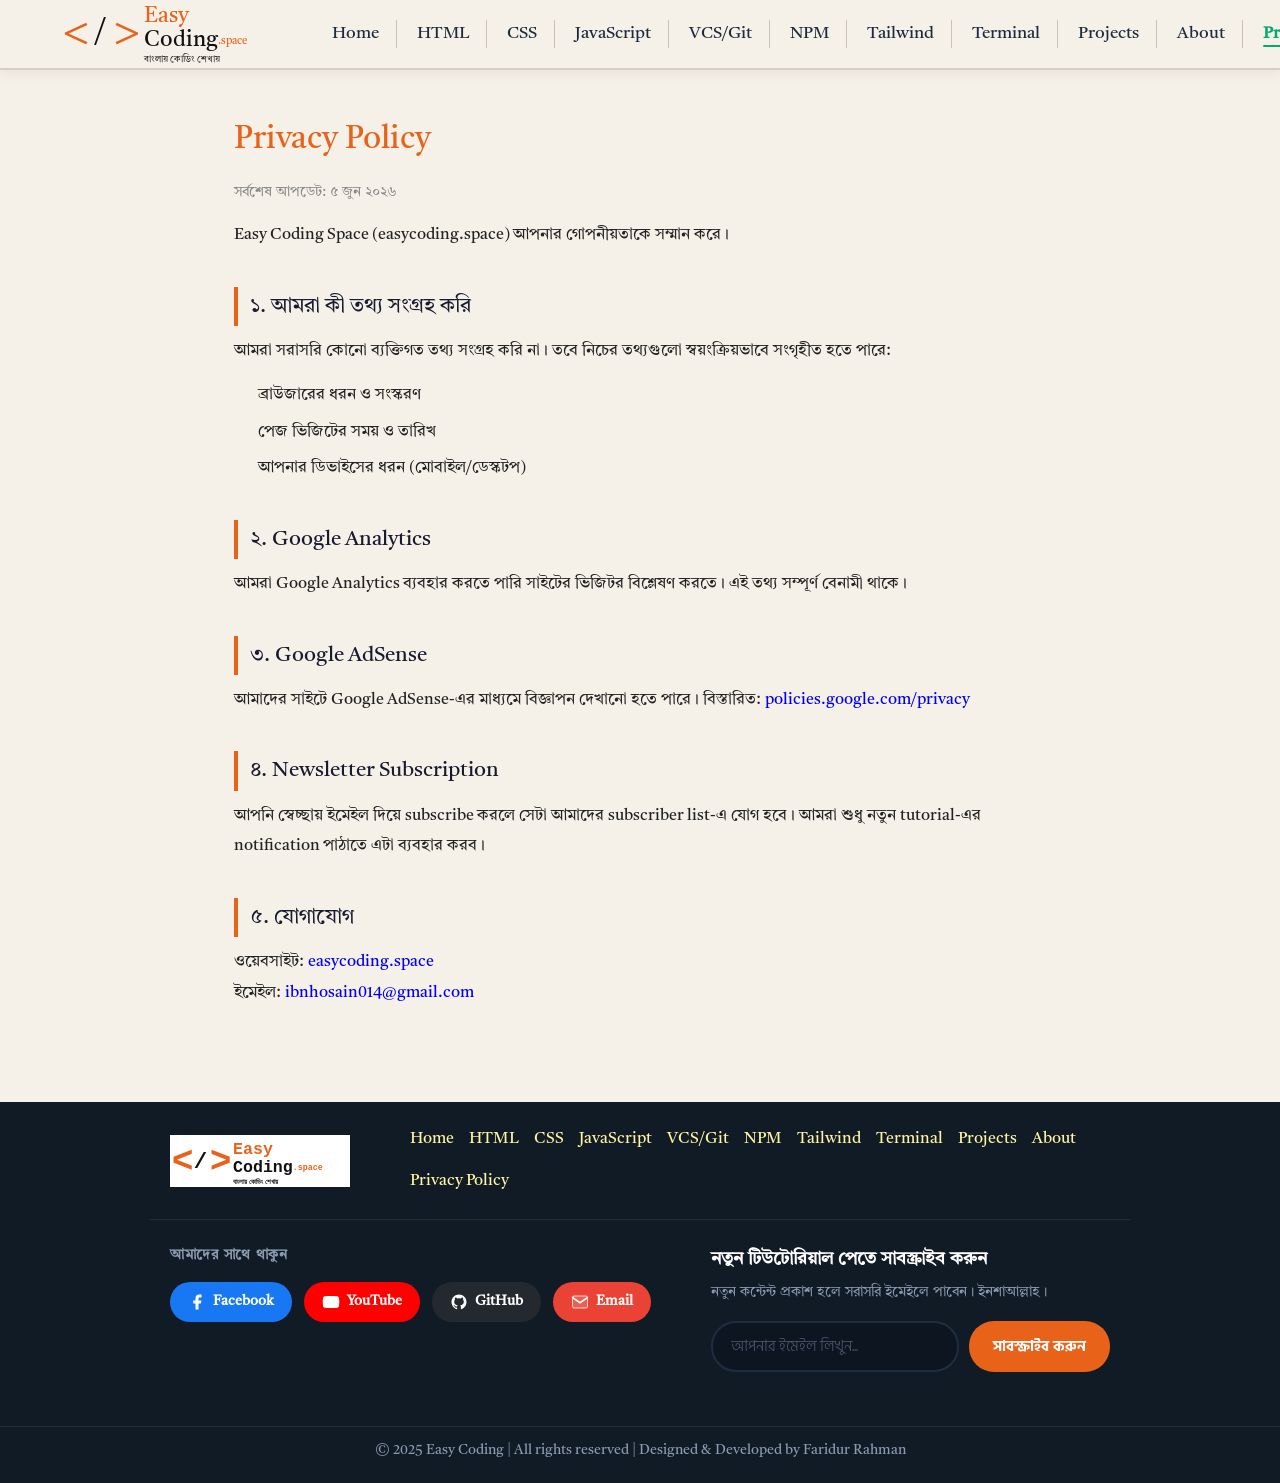
<file: privacy-policy.html>
<!DOCTYPE html>
<html lang="bn">
<head>
  <meta charset="UTF-8" />
  <meta name="viewport" content="width=device-width, initial-scale=1.0" />
  <title>Privacy Policy — Easy Coding Space</title>
  <meta name="description" content="Easy Coding Space-এর Privacy Policy।" />
  <meta name="robots" content="index, follow" />
  <link rel="canonical" href="https://easycoding.space/privacy-policy.html" />
  <link rel="icon" href="/favicon.ico" />
  <link rel="icon" type="image/png" sizes="32x32" href="./images/favicon-32x32.png" />
  <link rel="icon" type="image/svg+xml" href="./images/favicon.svg" />
  <link rel="apple-touch-icon" sizes="180x180" href="./images/favicon-180x180.png" />
  <link rel="preconnect" href="https://fonts.googleapis.com" />
  <link rel="preconnect" href="https://fonts.gstatic.com" crossorigin />
  <link rel="preload" as="style" href="https://fonts.googleapis.com/css2?family=Hind+Siliguri:wght@400;600;700&display=swap" />
  <link rel="stylesheet" href="https://fonts.googleapis.com/css2?family=Hind+Siliguri:wght@400;600;700&display=swap" media="print" onload="this.media='all'" />
  <noscript><link rel="stylesheet" href="https://fonts.googleapis.com/css2?family=Hind+Siliguri:wght@400;600;700&display=swap" /></noscript>
  <link rel="stylesheet" href="./css/style.css" />
  <link rel="stylesheet" href="./css/min.css" />
  <style>
    .policy-container {
      max-width: 860px;
      margin: 0 auto;
      padding: calc(var(--header-h, 70px) + 40px) 24px 80px;
      font-family: 'Hind Siliguri', sans-serif;
      line-height: 1.9;
      color: #222;
    }
    .policy-container h1 { font-size: 2rem; color: #E8621A; margin-bottom: 8px; }
    .policy-container h2 { font-size: 1.3rem; color: #1A1A2E; margin-top: 36px; margin-bottom: 10px; border-left: 4px solid #E8621A; padding-left: 12px; }
    .policy-container p { margin-bottom: 14px; }
    .policy-container ul { padding-left: 24px; margin-bottom: 14px; }
    .policy-container ul li { margin-bottom: 6px; }
    .last-updated { font-size: 0.9rem; color: #888; margin-bottom: 32px; }
    @media (max-width: 768px) {
      .policy-container { padding: calc(var(--header-h, 58px) + 24px) 16px 60px; }
    }
  </style>
</head>
<body class="bg-white text-gray-800">

  <header>
    <div class="container">
      <div class="header-inner">
        <a href="./index.html">
          <svg xmlns="http://www.w3.org/2000/svg" viewBox="0 0 520 150" width="300" height="90">
            <text x="5" y="78" font-family="'Courier New', monospace" font-size="105" font-weight="900" fill="#E8621A" dominant-baseline="middle">&lt;</text>
            <text x="88" y="78" font-family="'Courier New', monospace" font-size="65" font-weight="900" fill="#111111" text-anchor="middle" dominant-baseline="middle">/</text>
            <text x="115" y="78" font-family="'Courier New', monospace" font-size="105" font-weight="900" fill="#E8621A" dominant-baseline="middle">&gt;</text>
            <text x="182" y="42" font-family="'Courier New', monospace" font-size="48" font-weight="900" fill="#E8621A" dominant-baseline="middle">Easy</text>
            <text x="182" y="95" font-family="'Courier New', monospace" font-size="48" font-weight="900" fill="#111111" dominant-baseline="middle">Coding<tspan font-size="24" font-weight="900" fill="#E8621A">.space</tspan></text>
            <text x="182" y="135" font-family="'Hind Siliguri', Arial, sans-serif" font-size="20" font-weight="700" fill="#222222" dominant-baseline="middle">বাংলায় কোডিং শেখায়</text>
          </svg>
        </a>
        <nav>
          <ul class="nav-list">
            <li class="bor_none"><a href="./index.html">Home</a></li>
            <li><a href="./html.html">HTML</a></li>
            <li><a href="./css.html">CSS</a></li>
            <li><a href="./js.html">JavaScript</a></li>
            <li><a href="./VCS.html">VCS/Git</a></li>
            <li><a href="./npm.html">NPM</a></li>
            <li><a href="./tailwind.html">Tailwind</a></li>
            <li><a href="./terminal.html">Terminal</a></li>
            <li><a href="./projects.html">Projects</a></li>
            <li><a href="./about.html">About</a></li>
            <li><a href="./privacy-policy.html">Privacy Policy</a></li>
          </ul>
        </nav>
        <button class="hamburger" aria-label="মেনু খোলো" aria-expanded="false">
          <span></span><span></span><span></span>
        </button>
      </div>
    </div>
  </header>

  <nav class="nav-drawer">
    <ul>
      <li><a href="./index.html">Home</a></li>
      <li><a href="./html.html">HTML</a></li>
      <li><a href="./css.html">CSS</a></li>
      <li><a href="./js.html">JavaScript</a></li>
      <li><a href="./VCS.html">VCS/Git</a></li>
      <li><a href="./npm.html">NPM</a></li>
      <li><a href="./tailwind.html">Tailwind</a></li>
      <li><a href="./terminal.html">Terminal</a></li>
      <li><a href="./projects.html">Projects</a></li>
      <li><a href="./about.html">About</a></li>
      <li><a href="./privacy-policy.html">Privacy Policy</a></li>
    </ul>
  </nav>

  <main>
    <div class="policy-container">
      <h1>Privacy Policy</h1>
      <p class="last-updated">সর্বশেষ আপডেট: ৫ জুন ২০২৬</p>

      <p>Easy Coding Space (easycoding.space) আপনার গোপনীয়তাকে সম্মান করে।</p>

      <h2>১. আমরা কী তথ্য সংগ্রহ করি</h2>
      <p>আমরা সরাসরি কোনো ব্যক্তিগত তথ্য সংগ্রহ করি না। তবে নিচের তথ্যগুলো স্বয়ংক্রিয়ভাবে সংগৃহীত হতে পারে:</p>
      <ul>
        <li>ব্রাউজারের ধরন ও সংস্করণ</li>
        <li>পেজ ভিজিটের সময় ও তারিখ</li>
        <li>আপনার ডিভাইসের ধরন (মোবাইল/ডেস্কটপ)</li>
      </ul>

      <h2>২. Google Analytics</h2>
      <p>আমরা Google Analytics ব্যবহার করতে পারি সাইটের ভিজিটর বিশ্লেষণ করতে। এই তথ্য সম্পূর্ণ বেনামী থাকে।</p>

      <h2>৩. Google AdSense</h2>
      <p>আমাদের সাইটে Google AdSense-এর মাধ্যমে বিজ্ঞাপন দেখানো হতে পারে। বিস্তারিত: <a href="https://policies.google.com/privacy" target="_blank" rel="noopener">policies.google.com/privacy</a></p>

      <h2>৪. Newsletter Subscription</h2>
      <p>আপনি স্বেচ্ছায় ইমেইল দিয়ে subscribe করলে সেটা আমাদের subscriber list-এ যোগ হবে। আমরা শুধু নতুন tutorial-এর notification পাঠাতে এটা ব্যবহার করব।</p>

      <h2>৫. যোগাযোগ</h2>
      <p><strong>ওয়েবসাইট:</strong> <a href="https://easycoding.space">easycoding.space</a><br/>
      <strong>ইমেইল:</strong> <a href="mailto:ibnhosain014@gmail.com">ibnhosain014@gmail.com</a></p>
    </div>
  </main>

  <!-- ===== FOOTER ===== -->
  <footer>
    <div class="footer-top">
      <div class="footer-logo">
        <a href="./index.html"><img src="./images/easycoding_logo_final_png.svg" alt="Easy Coding Logo" /></a>
      </div>
      <ul class="footer-nav">
        <li><a href="./index.html">Home</a></li>
        <li><a href="./html.html">HTML</a></li>
        <li><a href="./css.html">CSS</a></li>
        <li><a href="./js.html">JavaScript</a></li>
        <li><a href="./VCS.html">VCS/Git</a></li>
        <li><a href="./npm.html">NPM</a></li>
        <li><a href="./tailwind.html">Tailwind</a></li>
        <li><a href="./terminal.html">Terminal</a></li>
        <li><a href="./projects.html">Projects</a></li>
        <li><a href="./about.html">About</a></li>
        <li><a href="./privacy-policy.html">Privacy Policy</a></li>
      </ul>
    </div>

    <div class="footer-bottom-row">
    <div class="footer-social">
      <h4 class="footer-social-title">আমাদের সাথে থাকুন</h4>
      <div class="social-links">
        <a href="#" class="social-btn facebook" aria-label="Facebook">
          <svg viewBox="0 0 24 24" fill="currentColor" width="18" height="18"><path d="M18 2h-3a5 5 0 0 0-5 5v3H7v4h3v8h4v-8h3l1-4h-4V7a1 1 0 0 1 1-1h3z"/></svg>
          Facebook
        </a>
        <a href="#" class="social-btn youtube" aria-label="YouTube">
          <svg viewBox="0 0 24 24" fill="currentColor" width="18" height="18"><path d="M22.54 6.42a2.78 2.78 0 0 0-1.95-1.96C18.88 4 12 4 12 4s-6.88 0-8.59.46A2.78 2.78 0 0 0 1.46 6.42 29 29 0 0 0 1 12a29 29 0 0 0 .46 5.58 2.78 2.78 0 0 0 1.95 1.96C5.12 20 12 20 12 20s6.88 0 8.59-.46a2.78 2.78 0 0 0 1.95-1.96A29 29 0 0 0 23 12a29 29 0 0 0-.46-5.58z"/><polygon points="9.75 15.02 15.5 12 9.75 8.98 9.75 15.02" fill="#fff"/></svg>
          YouTube
        </a>
        <a href="#" class="social-btn github" aria-label="GitHub">
          <svg viewBox="0 0 24 24" fill="currentColor" width="18" height="18"><path d="M12 2C6.477 2 2 6.484 2 12.017c0 4.425 2.865 8.18 6.839 9.504.5.092.682-.217.682-.483 0-.237-.008-.868-.013-1.703-2.782.605-3.369-1.343-3.369-1.343-.454-1.158-1.11-1.466-1.11-1.466-.908-.62.069-.608.069-.608 1.003.07 1.531 1.032 1.531 1.032.892 1.53 2.341 1.088 2.91.832.092-.647.35-1.088.636-1.338-2.22-.253-4.555-1.113-4.555-4.951 0-1.093.39-1.988 1.029-2.688-.103-.253-.446-1.272.098-2.65 0 0 .84-.27 2.75 1.026A9.564 9.564 0 0 1 12 6.844a9.59 9.59 0 0 1 2.504.337c1.909-1.296 2.747-1.027 2.747-1.027.546 1.379.202 2.398.1 2.651.64.7 1.028 1.595 1.028 2.688 0 3.848-2.339 4.695-4.566 4.943.359.309.678.92.678 1.855 0 1.338-.012 2.419-.012 2.747 0 .268.18.58.688.482A10.019 10.019 0 0 0 22 12.017C22 6.484 17.522 2 12 2z"/></svg>
          GitHub
        </a>
        <a href="mailto:ibnhosain014@gmail.com" class="social-btn email" aria-label="Email">
          <svg viewBox="0 0 24 24" width="18" height="18" fill="none"><path d="M2 6a2 2 0 0 1 2-2h16a2 2 0 0 1 2 2v12a2 2 0 0 1-2 2H4a2 2 0 0 1-2-2V6z" fill="#fff" fill-opacity=".15"/><path d="M2 6l10 7 10-7" stroke="#fff" stroke-width="2" stroke-linecap="round"/><path d="M2 6l10 7" stroke="#fff" stroke-width="2"/><path d="M22 6l-10 7" stroke="#fff" stroke-width="2"/></svg>
          Email
        </a>
      </div>
    </div>

    <div class="footer-subscribe">
      <h4 class="subscribe-title">নতুন টিউটোরিয়াল পেতে সাবস্ক্রাইব করুন</h4>
      <p class="subscribe-desc">নতুন কন্টেন্ট প্রকাশ হলে সরাসরি ইমেইলে পাবেন। ইনশাআল্লাহ।</p>
      <div class="subscribe-row">
        <input type="email" id="sib-email" class="subscribe-input" placeholder="আপনার ইমেইল লিখুন..." required />
        <button type="button" class="subscribe-btn" onclick="sibSubmit()">সাবস্ক্রাইব করুন</button>
      </div>
      <p class="subscribe-msg" id="sib-msg"></p>
    </div>
    </div><!-- footer-bottom-row -->

    <div class="copyright">
      © 2025 Easy Coding | All rights reserved | Designed &amp; Developed by Faridur Rahman
    </div>
  </footer>

  <script src="./js/script.js"></script>
</body>
</html>
</file>
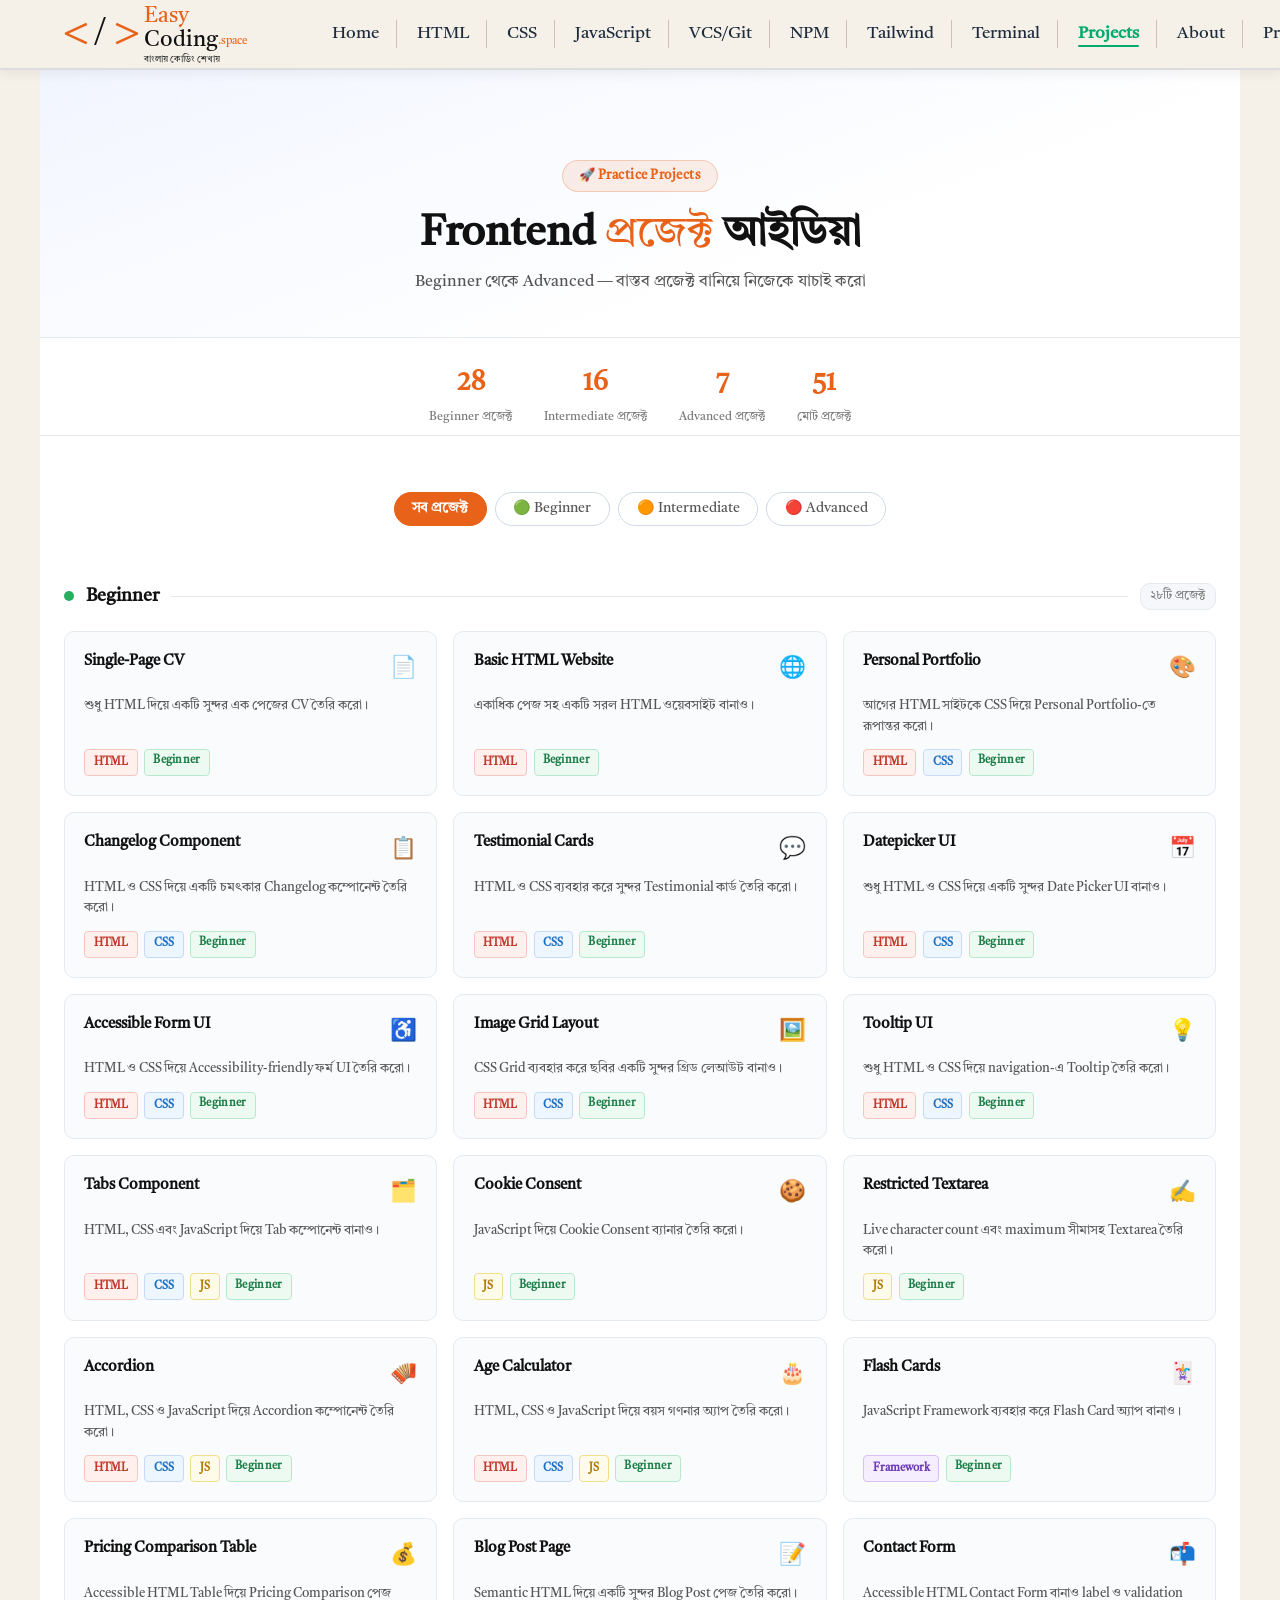
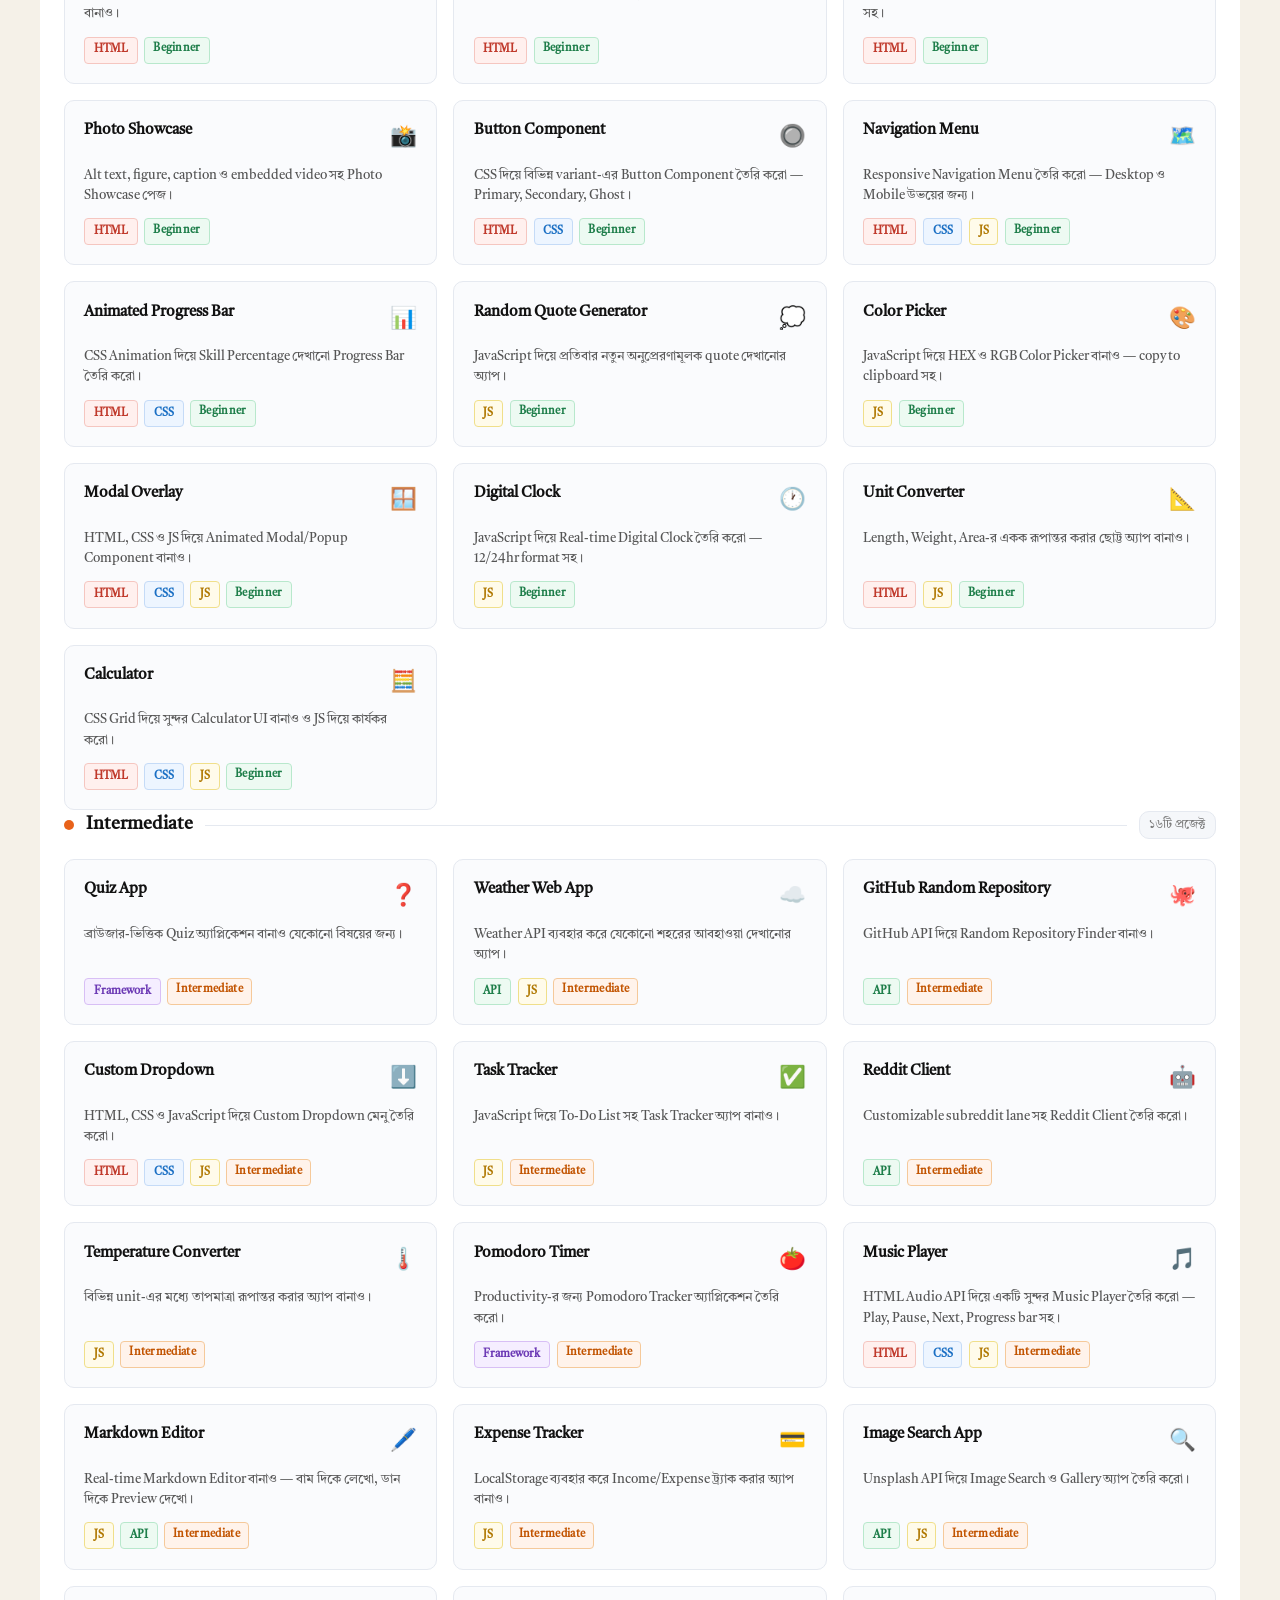
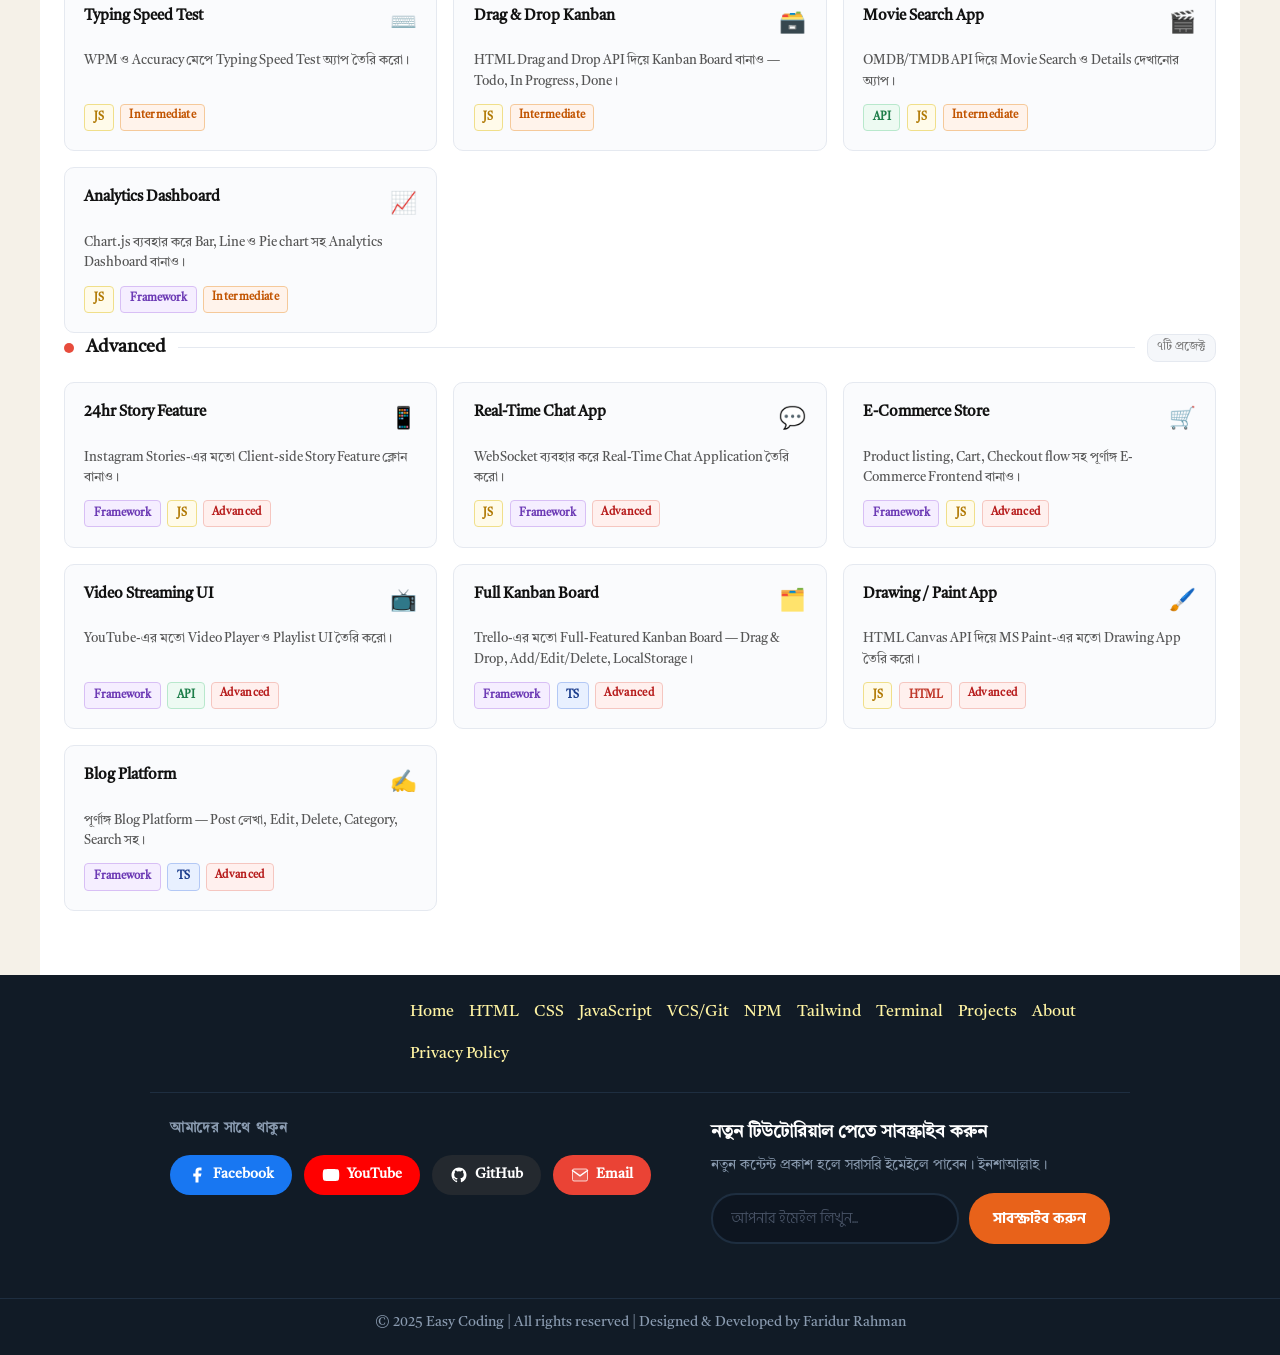
<file: projects.html>
<!DOCTYPE html>
<html lang="bn">

<head>
  <meta charset="UTF-8" />
  <meta name="viewport" content="width=device-width, initial-scale=1.0" />
  <meta http-equiv="X-UA-Compatible" content="IE=edge" />
  <title>Frontend Projects — Easy Coding Space</title>
  <meta name="description"
    content="Frontend প্রজেক্ট আইডিয়া — Beginner থেকে Advanced পর্যন্ত। HTML, CSS এবং JavaScript দিয়ে বাস্তব প্রজেক্ট বানাও। Easy Coding Space।" />
  <meta name="author" content="ফরীদুর রহমান — Easy Coding Space" />
  <meta property="og:title" content="Frontend Projects — Easy Coding Space" />
  <meta property="og:description" content="Beginner থেকে Advanced পর্যন্ত Frontend প্রজেক্ট আইডিয়া বাংলায়।" />
  <meta property="og:locale" content="bn_BD" />
  <meta name="robots" content="index, follow" />
  <meta name="theme-color" content="#1D2B3A" />
  <link rel="icon" type="image/svg+xml" href="./images/favicon.svg" />
  <link rel="preconnect" href="https://fonts.googleapis.com" />
  <link rel="preconnect" href="https://fonts.gstatic.com" crossorigin />
  <link rel="stylesheet" href="./css/min.css" />
  <link rel="stylesheet" href="./css/style.css" />
</head>

<body>

  <!-- ===== HEADER ===== -->
  <header>
    <div class="container">
      <div class="header-inner">
        <a href="./index.html">
          <svg xmlns="http://www.w3.org/2000/svg" viewBox="0 0 520 150" width="300" height="90">
            <text x="5" y="78" font-family="'Courier New', monospace" font-size="105" font-weight="900" fill="#E8621A"
              dominant-baseline="middle">&lt;</text>
            <text x="88" y="78" font-family="'Courier New', monospace" font-size="65" font-weight="900" fill="#111111"
              text-anchor="middle" dominant-baseline="middle">/</text>
            <text x="115" y="78" font-family="'Courier New', monospace" font-size="105" font-weight="900" fill="#E8621A"
              dominant-baseline="middle">&gt;</text>
            <text x="182" y="42" font-family="'Courier New', monospace" font-size="48" font-weight="900" fill="#E8621A"
              dominant-baseline="middle">Easy</text>
            <text x="182" y="95" font-family="'Courier New', monospace" font-size="48" font-weight="900" fill="#111111"
              dominant-baseline="middle">Coding<tspan font-size="24" font-weight="900" fill="#E8621A">.space</tspan>
              </text>
            <text x="182" y="135" font-family="'Hind Siliguri', Arial, sans-serif" font-size="20" font-weight="700"
              fill="#222222" dominant-baseline="middle">বাংলায় কোডিং শেখায়</text>
          </svg>
        </a>
        <nav>
          <ul class="nav-list">
            <li class="bor_none"><a href="./index.html">Home</a></li>
            <li><a href="./html.html">HTML</a></li>
            <li><a href="./css.html">CSS</a></li>
            <li><a href="./js.html">JavaScript</a></li>
            <li><a href="./VCS.html">VCS/Git</a></li>
            <li><a href="./npm.html">NPM</a></li>
            <li><a href="./tailwind.html">Tailwind</a></li>
            <li><a href="./terminal.html">Terminal</a></li>
            <li><a href="./projects.html">Projects</a></li>
        <li><a href="./about.html">About</a></li>
        <li><a href="./privacy-policy.html">Privacy Policy</a></li>
          </ul>
        </nav>
        <button class="hamburger" aria-label="মেনু খোলো" aria-expanded="false">
          <span></span><span></span><span></span>
        </button>
      </div>
    </div>
  </header>

  <nav class="nav-drawer">
    <ul>
      <li><a href="./index.html">Home</a></li>
      <li><a href="./html.html">HTML</a></li>
      <li><a href="./css.html">CSS</a></li>
      <li><a href="./js.html">JavaScript</a></li>
      <li><a href="./VCS.html">VCS/Git</a></li>
      <li><a href="./npm.html">NPM</a></li>
      <li><a href="./tailwind.html">Tailwind</a></li>
      <li><a href="./terminal.html">Terminal</a></li>
      <li><a href="./projects.html">Projects</a></li>
        <li><a href="./about.html">About</a></li>
        <li><a href="./privacy-policy.html">Privacy Policy</a></li>
    </ul>
  </nav>

  <!-- ===== HERO ===== -->
  <section class="proj-hero container">
    <div class="proj-hero-badge">🚀 Practice Projects</div>
    <h1>Frontend <span>প্রজেক্ট</span> আইডিয়া</h1>
    <p>Beginner থেকে Advanced — বাস্তব প্রজেক্ট বানিয়ে নিজেকে যাচাই করো</p>
  </section>

  <!-- ===== STATS ===== -->
  <div class="proj-stats container">
    <div class="proj-stat">
      <div class="proj-stat-num">28</div>
      <div class="proj-stat-label">Beginner প্রজেক্ট</div>
    </div>
    <div class="proj-stat">
      <div class="proj-stat-num">16</div>
      <div class="proj-stat-label">Intermediate প্রজেক্ট</div>
    </div>
    <div class="proj-stat">
      <div class="proj-stat-num">7</div>
      <div class="proj-stat-label">Advanced প্রজেক্ট</div>
    </div>
    <div class="proj-stat">
      <div class="proj-stat-num">51</div>
      <div class="proj-stat-label">মোট প্রজেক্ট</div>
    </div>
  </div>

  <!-- ===== FILTER TABS ===== -->
  <div class="proj-filter container">
    <button class="proj-tab active" data-filter="all">সব প্রজেক্ট</button>
    <button class="proj-tab" data-filter="beginner">🟢 Beginner</button>
    <button class="proj-tab" data-filter="intermediate">🟠 Intermediate</button>
    <button class="proj-tab" data-filter="advanced">🔴 Advanced</button>
  </div>

  <!-- ===== PROJECTS ===== -->
  <main class="proj-section container">

    <!-- ══════════════ BEGINNER ══════════════ -->
    <div class="proj-level-header" data-level-group="beginner">
      <div class="proj-level-dot" style="background:#27ae60;"></div>
      <h2>Beginner</h2>
      <div class="proj-level-line"></div>
      <div class="proj-level-count">২৮টি প্রজেক্ট</div>
    </div>

    <div class="proj-grid">

      <a class="proj-card beginner" href="https://roadmap.sh/projects/single-page-cv" target="_blank" rel="noopener"
        data-level="beginner">
        <div class="proj-card-top">
          <div class="proj-card-title">Single-Page CV</div>
          <div class="proj-card-icon">📄</div>
        </div>
        <div class="proj-card-desc">শুধু HTML দিয়ে একটি সুন্দর এক পেজের CV তৈরি করো।</div>
        <div class="proj-card-footer">
          <span class="p-tag p-tag-html">HTML</span>
          <span class="p-badge p-badge-beginner">Beginner</span>
        </div>
      </a>

      <a class="proj-card beginner" href="https://roadmap.sh/projects/basic-html-website" target="_blank" rel="noopener"
        data-level="beginner">
        <div class="proj-card-top">
          <div class="proj-card-title">Basic HTML Website</div>
          <div class="proj-card-icon">🌐</div>
        </div>
        <div class="proj-card-desc">একাধিক পেজ সহ একটি সরল HTML ওয়েবসাইট বানাও।</div>
        <div class="proj-card-footer">
          <span class="p-tag p-tag-html">HTML</span>
          <span class="p-badge p-badge-beginner">Beginner</span>
        </div>
      </a>

      <a class="proj-card beginner" href="https://roadmap.sh/projects/portfolio-website" target="_blank" rel="noopener"
        data-level="beginner">
        <div class="proj-card-top">
          <div class="proj-card-title">Personal Portfolio</div>
          <div class="proj-card-icon">🎨</div>
        </div>
        <div class="proj-card-desc">আগের HTML সাইটকে CSS দিয়ে Personal Portfolio-তে রূপান্তর করো।</div>
        <div class="proj-card-footer">
          <span class="p-tag p-tag-html">HTML</span>
          <span class="p-tag p-tag-css">CSS</span>
          <span class="p-badge p-badge-beginner">Beginner</span>
        </div>
      </a>

      <a class="proj-card beginner" href="https://roadmap.sh/projects/changelog-component" target="_blank"
        rel="noopener" data-level="beginner">
        <div class="proj-card-top">
          <div class="proj-card-title">Changelog Component</div>
          <div class="proj-card-icon">📋</div>
        </div>
        <div class="proj-card-desc">HTML ও CSS দিয়ে একটি চমৎকার Changelog কম্পোনেন্ট তৈরি করো।</div>
        <div class="proj-card-footer">
          <span class="p-tag p-tag-html">HTML</span>
          <span class="p-tag p-tag-css">CSS</span>
          <span class="p-badge p-badge-beginner">Beginner</span>
        </div>
      </a>

      <a class="proj-card beginner" href="https://roadmap.sh/projects/testimonial-cards" target="_blank" rel="noopener"
        data-level="beginner">
        <div class="proj-card-top">
          <div class="proj-card-title">Testimonial Cards</div>
          <div class="proj-card-icon">💬</div>
        </div>
        <div class="proj-card-desc">HTML ও CSS ব্যবহার করে সুন্দর Testimonial কার্ড তৈরি করো।</div>
        <div class="proj-card-footer">
          <span class="p-tag p-tag-html">HTML</span>
          <span class="p-tag p-tag-css">CSS</span>
          <span class="p-badge p-badge-beginner">Beginner</span>
        </div>
      </a>

      <a class="proj-card beginner" href="https://roadmap.sh/projects/datepicker-ui" target="_blank" rel="noopener"
        data-level="beginner">
        <div class="proj-card-top">
          <div class="proj-card-title">Datepicker UI</div>
          <div class="proj-card-icon">📅</div>
        </div>
        <div class="proj-card-desc">শুধু HTML ও CSS দিয়ে একটি সুন্দর Date Picker UI বানাও।</div>
        <div class="proj-card-footer">
          <span class="p-tag p-tag-html">HTML</span>
          <span class="p-tag p-tag-css">CSS</span>
          <span class="p-badge p-badge-beginner">Beginner</span>
        </div>
      </a>

      <a class="proj-card beginner" href="https://roadmap.sh/projects/accessible-form-ui" target="_blank" rel="noopener"
        data-level="beginner">
        <div class="proj-card-top">
          <div class="proj-card-title">Accessible Form UI</div>
          <div class="proj-card-icon">♿</div>
        </div>
        <div class="proj-card-desc">HTML ও CSS দিয়ে Accessibility-friendly ফর্ম UI তৈরি করো।</div>
        <div class="proj-card-footer">
          <span class="p-tag p-tag-html">HTML</span>
          <span class="p-tag p-tag-css">CSS</span>
          <span class="p-badge p-badge-beginner">Beginner</span>
        </div>
      </a>

      <a class="proj-card beginner" href="https://roadmap.sh/projects/image-grid" target="_blank" rel="noopener"
        data-level="beginner">
        <div class="proj-card-top">
          <div class="proj-card-title">Image Grid Layout</div>
          <div class="proj-card-icon">🖼️</div>
        </div>
        <div class="proj-card-desc">CSS Grid ব্যবহার করে ছবির একটি সুন্দর গ্রিড লেআউট বানাও।</div>
        <div class="proj-card-footer">
          <span class="p-tag p-tag-html">HTML</span>
          <span class="p-tag p-tag-css">CSS</span>
          <span class="p-badge p-badge-beginner">Beginner</span>
        </div>
      </a>

      <a class="proj-card beginner" href="https://roadmap.sh/projects/tooltip-ui" target="_blank" rel="noopener"
        data-level="beginner">
        <div class="proj-card-top">
          <div class="proj-card-title">Tooltip UI</div>
          <div class="proj-card-icon">💡</div>
        </div>
        <div class="proj-card-desc">শুধু HTML ও CSS দিয়ে navigation-এ Tooltip তৈরি করো।</div>
        <div class="proj-card-footer">
          <span class="p-tag p-tag-html">HTML</span>
          <span class="p-tag p-tag-css">CSS</span>
          <span class="p-badge p-badge-beginner">Beginner</span>
        </div>
      </a>

      <a class="proj-card beginner" href="https://roadmap.sh/projects/simple-tabs" target="_blank" rel="noopener"
        data-level="beginner">
        <div class="proj-card-top">
          <div class="proj-card-title">Tabs Component</div>
          <div class="proj-card-icon">🗂️</div>
        </div>
        <div class="proj-card-desc">HTML, CSS এবং JavaScript দিয়ে Tab কম্পোনেন্ট বানাও।</div>
        <div class="proj-card-footer">
          <span class="p-tag p-tag-html">HTML</span>
          <span class="p-tag p-tag-css">CSS</span>
          <span class="p-tag p-tag-js">JS</span>
          <span class="p-badge p-badge-beginner">Beginner</span>
        </div>
      </a>

      <a class="proj-card beginner" href="https://roadmap.sh/projects/cookie-consent" target="_blank" rel="noopener"
        data-level="beginner">
        <div class="proj-card-top">
          <div class="proj-card-title">Cookie Consent</div>
          <div class="proj-card-icon">🍪</div>
        </div>
        <div class="proj-card-desc">JavaScript দিয়ে Cookie Consent ব্যানার তৈরি করো।</div>
        <div class="proj-card-footer">
          <span class="p-tag p-tag-js">JS</span>
          <span class="p-badge p-badge-beginner">Beginner</span>
        </div>
      </a>

      <a class="proj-card beginner" href="https://roadmap.sh/projects/restricted-textarea" target="_blank"
        rel="noopener" data-level="beginner">
        <div class="proj-card-top">
          <div class="proj-card-title">Restricted Textarea</div>
          <div class="proj-card-icon">✍️</div>
        </div>
        <div class="proj-card-desc">Live character count এবং maximum সীমাসহ Textarea তৈরি করো।</div>
        <div class="proj-card-footer">
          <span class="p-tag p-tag-js">JS</span>
          <span class="p-badge p-badge-beginner">Beginner</span>
        </div>
      </a>

      <a class="proj-card beginner" href="https://roadmap.sh/projects/accordion" target="_blank" rel="noopener"
        data-level="beginner">
        <div class="proj-card-top">
          <div class="proj-card-title">Accordion</div>
          <div class="proj-card-icon">🪗</div>
        </div>
        <div class="proj-card-desc">HTML, CSS ও JavaScript দিয়ে Accordion কম্পোনেন্ট তৈরি করো।</div>
        <div class="proj-card-footer">
          <span class="p-tag p-tag-html">HTML</span>
          <span class="p-tag p-tag-css">CSS</span>
          <span class="p-tag p-tag-js">JS</span>
          <span class="p-badge p-badge-beginner">Beginner</span>
        </div>
      </a>

      <a class="proj-card beginner" href="https://roadmap.sh/projects/age-calculator" target="_blank" rel="noopener"
        data-level="beginner">
        <div class="proj-card-top">
          <div class="proj-card-title">Age Calculator</div>
          <div class="proj-card-icon">🎂</div>
        </div>
        <div class="proj-card-desc">HTML, CSS ও JavaScript দিয়ে বয়স গণনার অ্যাপ তৈরি করো।</div>
        <div class="proj-card-footer">
          <span class="p-tag p-tag-html">HTML</span>
          <span class="p-tag p-tag-css">CSS</span>
          <span class="p-tag p-tag-js">JS</span>
          <span class="p-badge p-badge-beginner">Beginner</span>
        </div>
      </a>

      <a class="proj-card beginner" href="https://roadmap.sh/projects/flash-cards" target="_blank" rel="noopener"
        data-level="beginner">
        <div class="proj-card-top">
          <div class="proj-card-title">Flash Cards</div>
          <div class="proj-card-icon">🃏</div>
        </div>
        <div class="proj-card-desc">JavaScript Framework ব্যবহার করে Flash Card অ্যাপ বানাও।</div>
        <div class="proj-card-footer">
          <span class="p-tag p-tag-fw">Framework</span>
          <span class="p-badge p-badge-beginner">Beginner</span>
        </div>
      </a>

      <a class="proj-card beginner" href="https://roadmap.sh/projects/pricing-comparison-table" target="_blank"
        rel="noopener" data-level="beginner">
        <div class="proj-card-top">
          <div class="proj-card-title">Pricing Comparison Table</div>
          <div class="proj-card-icon">💰</div>
        </div>
        <div class="proj-card-desc">Accessible HTML Table দিয়ে Pricing Comparison পেজ বানাও।</div>
        <div class="proj-card-footer">
          <span class="p-tag p-tag-html">HTML</span>
          <span class="p-badge p-badge-beginner">Beginner</span>
        </div>
      </a>

      <a class="proj-card beginner" href="https://roadmap.sh/projects/blog-post-page" target="_blank" rel="noopener"
        data-level="beginner">
        <div class="proj-card-top">
          <div class="proj-card-title">Blog Post Page</div>
          <div class="proj-card-icon">📝</div>
        </div>
        <div class="proj-card-desc">Semantic HTML দিয়ে একটি সুন্দর Blog Post পেজ তৈরি করো।</div>
        <div class="proj-card-footer">
          <span class="p-tag p-tag-html">HTML</span>
          <span class="p-badge p-badge-beginner">Beginner</span>
        </div>
      </a>

      <a class="proj-card beginner" href="https://roadmap.sh/projects/contact-form" target="_blank" rel="noopener"
        data-level="beginner">
        <div class="proj-card-top">
          <div class="proj-card-title">Contact Form</div>
          <div class="proj-card-icon">📬</div>
        </div>
        <div class="proj-card-desc">Accessible HTML Contact Form বানাও label ও validation সহ।</div>
        <div class="proj-card-footer">
          <span class="p-tag p-tag-html">HTML</span>
          <span class="p-badge p-badge-beginner">Beginner</span>
        </div>
      </a>

      <a class="proj-card beginner" href="https://roadmap.sh/projects/photo-showcase" target="_blank" rel="noopener"
        data-level="beginner">
        <div class="proj-card-top">
          <div class="proj-card-title">Photo Showcase</div>
          <div class="proj-card-icon">📸</div>
        </div>
        <div class="proj-card-desc">Alt text, figure, caption ও embedded video সহ Photo Showcase পেজ।</div>
        <div class="proj-card-footer">
          <span class="p-tag p-tag-html">HTML</span>
          <span class="p-badge p-badge-beginner">Beginner</span>
        </div>
      </a>

      <!-- ── নতুন Beginner প্রজেক্ট ── -->
      <a class="proj-card beginner" href="https://roadmap.sh/projects/button-component" target="_blank" rel="noopener"
        data-level="beginner">
        <div class="proj-card-top">
          <div class="proj-card-title">Button Component</div>
          <div class="proj-card-icon">🔘</div>
        </div>
        <div class="proj-card-desc">CSS দিয়ে বিভিন্ন variant-এর Button Component তৈরি করো — Primary, Secondary, Ghost।
        </div>
        <div class="proj-card-footer">
          <span class="p-tag p-tag-html">HTML</span>
          <span class="p-tag p-tag-css">CSS</span>
          <span class="p-badge p-badge-beginner">Beginner</span>
        </div>
      </a>

      <a class="proj-card beginner" href="https://roadmap.sh/projects/navigation-menu" target="_blank" rel="noopener"
        data-level="beginner">
        <div class="proj-card-top">
          <div class="proj-card-title">Navigation Menu</div>
          <div class="proj-card-icon">🗺️</div>
        </div>
        <div class="proj-card-desc">Responsive Navigation Menu তৈরি করো — Desktop ও Mobile উভয়ের জন্য।</div>
        <div class="proj-card-footer">
          <span class="p-tag p-tag-html">HTML</span>
          <span class="p-tag p-tag-css">CSS</span>
          <span class="p-tag p-tag-js">JS</span>
          <span class="p-badge p-badge-beginner">Beginner</span>
        </div>
      </a>

      <a class="proj-card beginner" href="https://roadmap.sh/projects/progress-bar" target="_blank" rel="noopener"
        data-level="beginner">
        <div class="proj-card-top">
          <div class="proj-card-title">Animated Progress Bar</div>
          <div class="proj-card-icon">📊</div>
        </div>
        <div class="proj-card-desc">CSS Animation দিয়ে Skill Percentage দেখানো Progress Bar তৈরি করো।</div>
        <div class="proj-card-footer">
          <span class="p-tag p-tag-html">HTML</span>
          <span class="p-tag p-tag-css">CSS</span>
          <span class="p-badge p-badge-beginner">Beginner</span>
        </div>
      </a>

      <a class="proj-card beginner" href="https://roadmap.sh/projects/random-quote" target="_blank" rel="noopener"
        data-level="beginner">
        <div class="proj-card-top">
          <div class="proj-card-title">Random Quote Generator</div>
          <div class="proj-card-icon">💭</div>
        </div>
        <div class="proj-card-desc">JavaScript দিয়ে প্রতিবার নতুন অনুপ্রেরণামূলক quote দেখানোর অ্যাপ।</div>
        <div class="proj-card-footer">
          <span class="p-tag p-tag-js">JS</span>
          <span class="p-badge p-badge-beginner">Beginner</span>
        </div>
      </a>

      <a class="proj-card beginner" href="https://roadmap.sh/projects/color-picker" target="_blank" rel="noopener"
        data-level="beginner">
        <div class="proj-card-top">
          <div class="proj-card-title">Color Picker</div>
          <div class="proj-card-icon">🎨</div>
        </div>
        <div class="proj-card-desc">JavaScript দিয়ে HEX ও RGB Color Picker বানাও — copy to clipboard সহ।</div>
        <div class="proj-card-footer">
          <span class="p-tag p-tag-js">JS</span>
          <span class="p-badge p-badge-beginner">Beginner</span>
        </div>
      </a>

      <a class="proj-card beginner" href="https://roadmap.sh/projects/modal-overlay" target="_blank" rel="noopener"
        data-level="beginner">
        <div class="proj-card-top">
          <div class="proj-card-title">Modal Overlay</div>
          <div class="proj-card-icon">🪟</div>
        </div>
        <div class="proj-card-desc">HTML, CSS ও JS দিয়ে Animated Modal/Popup Component বানাও।</div>
        <div class="proj-card-footer">
          <span class="p-tag p-tag-html">HTML</span>
          <span class="p-tag p-tag-css">CSS</span>
          <span class="p-tag p-tag-js">JS</span>
          <span class="p-badge p-badge-beginner">Beginner</span>
        </div>
      </a>

      <a class="proj-card beginner" href="https://roadmap.sh/projects/digital-clock" target="_blank" rel="noopener"
        data-level="beginner">
        <div class="proj-card-top">
          <div class="proj-card-title">Digital Clock</div>
          <div class="proj-card-icon">🕐</div>
        </div>
        <div class="proj-card-desc">JavaScript দিয়ে Real-time Digital Clock তৈরি করো — 12/24hr format সহ।</div>
        <div class="proj-card-footer">
          <span class="p-tag p-tag-js">JS</span>
          <span class="p-badge p-badge-beginner">Beginner</span>
        </div>
      </a>

      <a class="proj-card beginner" href="https://roadmap.sh/projects/unit-converter" target="_blank" rel="noopener"
        data-level="beginner">
        <div class="proj-card-top">
          <div class="proj-card-title">Unit Converter</div>
          <div class="proj-card-icon">📐</div>
        </div>
        <div class="proj-card-desc">Length, Weight, Area-র একক রূপান্তর করার ছোট্ট অ্যাপ বানাও।</div>
        <div class="proj-card-footer">
          <span class="p-tag p-tag-html">HTML</span>
          <span class="p-tag p-tag-js">JS</span>
          <span class="p-badge p-badge-beginner">Beginner</span>
        </div>
      </a>

      <a class="proj-card beginner" href="https://roadmap.sh/projects/calculator" target="_blank" rel="noopener"
        data-level="beginner">
        <div class="proj-card-top">
          <div class="proj-card-title">Calculator</div>
          <div class="proj-card-icon">🧮</div>
        </div>
        <div class="proj-card-desc">CSS Grid দিয়ে সুন্দর Calculator UI বানাও ও JS দিয়ে কার্যকর করো।</div>
        <div class="proj-card-footer">
          <span class="p-tag p-tag-html">HTML</span>
          <span class="p-tag p-tag-css">CSS</span>
          <span class="p-tag p-tag-js">JS</span>
          <span class="p-badge p-badge-beginner">Beginner</span>
        </div>
      </a>

    </div><!-- /.proj-grid (beginner) -->


    <!-- ══════════════ INTERMEDIATE ══════════════ -->
    <div class="proj-level-header" data-level-group="intermediate">
      <div class="proj-level-dot" style="background:#E8621A;"></div>
      <h2>Intermediate</h2>
      <div class="proj-level-line"></div>
      <div class="proj-level-count">১৬টি প্রজেক্ট</div>
    </div>

    <div class="proj-grid">

      <a class="proj-card intermediate" href="https://roadmap.sh/projects/quiz-app" target="_blank" rel="noopener"
        data-level="intermediate">
        <div class="proj-card-top">
          <div class="proj-card-title">Quiz App</div>
          <div class="proj-card-icon">❓</div>
        </div>
        <div class="proj-card-desc">ব্রাউজার-ভিত্তিক Quiz অ্যাপ্লিকেশন বানাও যেকোনো বিষয়ের জন্য।</div>
        <div class="proj-card-footer">
          <span class="p-tag p-tag-fw">Framework</span>
          <span class="p-badge p-badge-intermediate">Intermediate</span>
        </div>
      </a>

      <a class="proj-card intermediate" href="https://roadmap.sh/projects/weather-app" target="_blank" rel="noopener"
        data-level="intermediate">
        <div class="proj-card-top">
          <div class="proj-card-title">Weather Web App</div>
          <div class="proj-card-icon">☁️</div>
        </div>
        <div class="proj-card-desc">Weather API ব্যবহার করে যেকোনো শহরের আবহাওয়া দেখানোর অ্যাপ।</div>
        <div class="proj-card-footer">
          <span class="p-tag p-tag-api">API</span>
          <span class="p-tag p-tag-js">JS</span>
          <span class="p-badge p-badge-intermediate">Intermediate</span>
        </div>
      </a>

      <a class="proj-card intermediate" href="https://roadmap.sh/projects/github-random-repo" target="_blank"
        rel="noopener" data-level="intermediate">
        <div class="proj-card-top">
          <div class="proj-card-title">GitHub Random Repository</div>
          <div class="proj-card-icon">🐙</div>
        </div>
        <div class="proj-card-desc">GitHub API দিয়ে Random Repository Finder বানাও।</div>
        <div class="proj-card-footer">
          <span class="p-tag p-tag-api">API</span>
          <span class="p-badge p-badge-intermediate">Intermediate</span>
        </div>
      </a>

      <a class="proj-card intermediate" href="https://roadmap.sh/projects/custom-dropdown" target="_blank"
        rel="noopener" data-level="intermediate">
        <div class="proj-card-top">
          <div class="proj-card-title">Custom Dropdown</div>
          <div class="proj-card-icon">⬇️</div>
        </div>
        <div class="proj-card-desc">HTML, CSS ও JavaScript দিয়ে Custom Dropdown মেনু তৈরি করো।</div>
        <div class="proj-card-footer">
          <span class="p-tag p-tag-html">HTML</span>
          <span class="p-tag p-tag-css">CSS</span>
          <span class="p-tag p-tag-js">JS</span>
          <span class="p-badge p-badge-intermediate">Intermediate</span>
        </div>
      </a>

      <a class="proj-card intermediate" href="https://roadmap.sh/projects/task-tracker-js" target="_blank"
        rel="noopener" data-level="intermediate">
        <div class="proj-card-top">
          <div class="proj-card-title">Task Tracker</div>
          <div class="proj-card-icon">✅</div>
        </div>
        <div class="proj-card-desc">JavaScript দিয়ে To-Do List সহ Task Tracker অ্যাপ বানাও।</div>
        <div class="proj-card-footer">
          <span class="p-tag p-tag-js">JS</span>
          <span class="p-badge p-badge-intermediate">Intermediate</span>
        </div>
      </a>

      <a class="proj-card intermediate" href="https://roadmap.sh/projects/reddit-client" target="_blank" rel="noopener"
        data-level="intermediate">
        <div class="proj-card-top">
          <div class="proj-card-title">Reddit Client</div>
          <div class="proj-card-icon">🤖</div>
        </div>
        <div class="proj-card-desc">Customizable subreddit lane সহ Reddit Client তৈরি করো।</div>
        <div class="proj-card-footer">
          <span class="p-tag p-tag-api">API</span>
          <span class="p-badge p-badge-intermediate">Intermediate</span>
        </div>
      </a>

      <a class="proj-card intermediate" href="https://roadmap.sh/projects/temperature-converter" target="_blank"
        rel="noopener" data-level="intermediate">
        <div class="proj-card-top">
          <div class="proj-card-title">Temperature Converter</div>
          <div class="proj-card-icon">🌡️</div>
        </div>
        <div class="proj-card-desc">বিভিন্ন unit-এর মধ্যে তাপমাত্রা রূপান্তর করার অ্যাপ বানাও।</div>
        <div class="proj-card-footer">
          <span class="p-tag p-tag-js">JS</span>
          <span class="p-badge p-badge-intermediate">Intermediate</span>
        </div>
      </a>

      <a class="proj-card intermediate" href="https://roadmap.sh/projects/pomodoro-timer" target="_blank" rel="noopener"
        data-level="intermediate">
        <div class="proj-card-top">
          <div class="proj-card-title">Pomodoro Timer</div>
          <div class="proj-card-icon">🍅</div>
        </div>
        <div class="proj-card-desc">Productivity-র জন্য Pomodoro Tracker অ্যাপ্লিকেশন তৈরি করো।</div>
        <div class="proj-card-footer">
          <span class="p-tag p-tag-fw">Framework</span>
          <span class="p-badge p-badge-intermediate">Intermediate</span>
        </div>
      </a>

      <!-- ── নতুন Intermediate প্রজেক্ট ── -->
      <a class="proj-card intermediate" href="https://roadmap.sh/projects/music-player" target="_blank" rel="noopener"
        data-level="intermediate">
        <div class="proj-card-top">
          <div class="proj-card-title">Music Player</div>
          <div class="proj-card-icon">🎵</div>
        </div>
        <div class="proj-card-desc">HTML Audio API দিয়ে একটি সুন্দর Music Player তৈরি করো — Play, Pause, Next, Progress
          bar সহ।</div>
        <div class="proj-card-footer">
          <span class="p-tag p-tag-html">HTML</span>
          <span class="p-tag p-tag-css">CSS</span>
          <span class="p-tag p-tag-js">JS</span>
          <span class="p-badge p-badge-intermediate">Intermediate</span>
        </div>
      </a>

      <a class="proj-card intermediate" href="https://roadmap.sh/projects/markdown-editor" target="_blank"
        rel="noopener" data-level="intermediate">
        <div class="proj-card-top">
          <div class="proj-card-title">Markdown Editor</div>
          <div class="proj-card-icon">🖊️</div>
        </div>
        <div class="proj-card-desc">Real-time Markdown Editor বানাও — বাম দিকে লেখো, ডান দিকে Preview দেখো।</div>
        <div class="proj-card-footer">
          <span class="p-tag p-tag-js">JS</span>
          <span class="p-tag p-tag-api">API</span>
          <span class="p-badge p-badge-intermediate">Intermediate</span>
        </div>
      </a>

      <a class="proj-card intermediate" href="https://roadmap.sh/projects/expense-tracker" target="_blank"
        rel="noopener" data-level="intermediate">
        <div class="proj-card-top">
          <div class="proj-card-title">Expense Tracker</div>
          <div class="proj-card-icon">💳</div>
        </div>
        <div class="proj-card-desc">LocalStorage ব্যবহার করে Income/Expense ট্র্যাক করার অ্যাপ বানাও।</div>
        <div class="proj-card-footer">
          <span class="p-tag p-tag-js">JS</span>
          <span class="p-badge p-badge-intermediate">Intermediate</span>
        </div>
      </a>

      <a class="proj-card intermediate" href="https://roadmap.sh/projects/image-search" target="_blank" rel="noopener"
        data-level="intermediate">
        <div class="proj-card-top">
          <div class="proj-card-title">Image Search App</div>
          <div class="proj-card-icon">🔍</div>
        </div>
        <div class="proj-card-desc">Unsplash API দিয়ে Image Search ও Gallery অ্যাপ তৈরি করো।</div>
        <div class="proj-card-footer">
          <span class="p-tag p-tag-api">API</span>
          <span class="p-tag p-tag-js">JS</span>
          <span class="p-badge p-badge-intermediate">Intermediate</span>
        </div>
      </a>

      <a class="proj-card intermediate" href="https://roadmap.sh/projects/typing-speed-test" target="_blank"
        rel="noopener" data-level="intermediate">
        <div class="proj-card-top">
          <div class="proj-card-title">Typing Speed Test</div>
          <div class="proj-card-icon">⌨️</div>
        </div>
        <div class="proj-card-desc">WPM ও Accuracy মেপে Typing Speed Test অ্যাপ তৈরি করো।</div>
        <div class="proj-card-footer">
          <span class="p-tag p-tag-js">JS</span>
          <span class="p-badge p-badge-intermediate">Intermediate</span>
        </div>
      </a>

      <a class="proj-card intermediate" href="https://roadmap.sh/projects/drag-and-drop" target="_blank" rel="noopener"
        data-level="intermediate">
        <div class="proj-card-top">
          <div class="proj-card-title">Drag & Drop Kanban</div>
          <div class="proj-card-icon">🗃️</div>
        </div>
        <div class="proj-card-desc">HTML Drag and Drop API দিয়ে Kanban Board বানাও — Todo, In Progress, Done।</div>
        <div class="proj-card-footer">
          <span class="p-tag p-tag-js">JS</span>
          <span class="p-badge p-badge-intermediate">Intermediate</span>
        </div>
      </a>

      <a class="proj-card intermediate" href="https://roadmap.sh/projects/movie-search" target="_blank" rel="noopener"
        data-level="intermediate">
        <div class="proj-card-top">
          <div class="proj-card-title">Movie Search App</div>
          <div class="proj-card-icon">🎬</div>
        </div>
        <div class="proj-card-desc">OMDB/TMDB API দিয়ে Movie Search ও Details দেখানোর অ্যাপ।</div>
        <div class="proj-card-footer">
          <span class="p-tag p-tag-api">API</span>
          <span class="p-tag p-tag-js">JS</span>
          <span class="p-badge p-badge-intermediate">Intermediate</span>
        </div>
      </a>

      <a class="proj-card intermediate" href="https://roadmap.sh/projects/chart-dashboard" target="_blank"
        rel="noopener" data-level="intermediate">
        <div class="proj-card-top">
          <div class="proj-card-title">Analytics Dashboard</div>
          <div class="proj-card-icon">📈</div>
        </div>
        <div class="proj-card-desc">Chart.js ব্যবহার করে Bar, Line ও Pie chart সহ Analytics Dashboard বানাও।</div>
        <div class="proj-card-footer">
          <span class="p-tag p-tag-js">JS</span>
          <span class="p-tag p-tag-fw">Framework</span>
          <span class="p-badge p-badge-intermediate">Intermediate</span>
        </div>
      </a>

    </div><!-- /.proj-grid (intermediate) -->


    <!-- ══════════════ ADVANCED ══════════════ -->
    <div class="proj-level-header" data-level-group="advanced">
      <div class="proj-level-dot" style="background:#e74c3c;"></div>
      <h2>Advanced</h2>
      <div class="proj-level-line"></div>
      <div class="proj-level-count">৭টি প্রজেক্ট</div>
    </div>

    <div class="proj-grid">

      <a class="proj-card advanced" href="https://roadmap.sh/projects/stories-feature" target="_blank" rel="noopener"
        data-level="advanced">
        <div class="proj-card-top">
          <div class="proj-card-title">24hr Story Feature</div>
          <div class="proj-card-icon">📱</div>
        </div>
        <div class="proj-card-desc">Instagram Stories-এর মতো Client-side Story Feature ক্লোন বানাও।</div>
        <div class="proj-card-footer">
          <span class="p-tag p-tag-fw">Framework</span>
          <span class="p-tag p-tag-js">JS</span>
          <span class="p-badge p-badge-advanced">Advanced</span>
        </div>
      </a>

      <a class="proj-card advanced" href="https://roadmap.sh/projects/real-time-chat" target="_blank" rel="noopener"
        data-level="advanced">
        <div class="proj-card-top">
          <div class="proj-card-title">Real-Time Chat App</div>
          <div class="proj-card-icon">💬</div>
        </div>
        <div class="proj-card-desc">WebSocket ব্যবহার করে Real-Time Chat Application তৈরি করো।</div>
        <div class="proj-card-footer">
          <span class="p-tag p-tag-js">JS</span>
          <span class="p-tag p-tag-fw">Framework</span>
          <span class="p-badge p-badge-advanced">Advanced</span>
        </div>
      </a>

      <a class="proj-card advanced" href="https://roadmap.sh/projects/e-commerce" target="_blank" rel="noopener"
        data-level="advanced">
        <div class="proj-card-top">
          <div class="proj-card-title">E-Commerce Store</div>
          <div class="proj-card-icon">🛒</div>
        </div>
        <div class="proj-card-desc">Product listing, Cart, Checkout flow সহ পূর্ণাঙ্গ E-Commerce Frontend বানাও।</div>
        <div class="proj-card-footer">
          <span class="p-tag p-tag-fw">Framework</span>
          <span class="p-tag p-tag-js">JS</span>
          <span class="p-badge p-badge-advanced">Advanced</span>
        </div>
      </a>

      <a class="proj-card advanced" href="https://roadmap.sh/projects/video-streaming" target="_blank" rel="noopener"
        data-level="advanced">
        <div class="proj-card-top">
          <div class="proj-card-title">Video Streaming UI</div>
          <div class="proj-card-icon">📺</div>
        </div>
        <div class="proj-card-desc">YouTube-এর মতো Video Player ও Playlist UI তৈরি করো।</div>
        <div class="proj-card-footer">
          <span class="p-tag p-tag-fw">Framework</span>
          <span class="p-tag p-tag-api">API</span>
          <span class="p-badge p-badge-advanced">Advanced</span>
        </div>
      </a>

      <a class="proj-card advanced" href="https://roadmap.sh/projects/kanban-board" target="_blank" rel="noopener"
        data-level="advanced">
        <div class="proj-card-top">
          <div class="proj-card-title">Full Kanban Board</div>
          <div class="proj-card-icon">🗂️</div>
        </div>
        <div class="proj-card-desc">Trello-এর মতো Full-Featured Kanban Board — Drag & Drop, Add/Edit/Delete,
          LocalStorage।</div>
        <div class="proj-card-footer">
          <span class="p-tag p-tag-fw">Framework</span>
          <span class="p-tag p-tag-ts">TS</span>
          <span class="p-badge p-badge-advanced">Advanced</span>
        </div>
      </a>

      <a class="proj-card advanced" href="https://roadmap.sh/projects/drawing-app" target="_blank" rel="noopener"
        data-level="advanced">
        <div class="proj-card-top">
          <div class="proj-card-title">Drawing / Paint App</div>
          <div class="proj-card-icon">🖌️</div>
        </div>
        <div class="proj-card-desc">HTML Canvas API দিয়ে MS Paint-এর মতো Drawing App তৈরি করো।</div>
        <div class="proj-card-footer">
          <span class="p-tag p-tag-js">JS</span>
          <span class="p-tag p-tag-html">HTML</span>
          <span class="p-badge p-badge-advanced">Advanced</span>
        </div>
      </a>

      <a class="proj-card advanced" href="https://roadmap.sh/projects/blog-platform" target="_blank" rel="noopener"
        data-level="advanced">
        <div class="proj-card-top">
          <div class="proj-card-title">Blog Platform</div>
          <div class="proj-card-icon">✍️</div>
        </div>
        <div class="proj-card-desc">পূর্ণাঙ্গ Blog Platform — Post লেখা, Edit, Delete, Category, Search সহ।</div>
        <div class="proj-card-footer">
          <span class="p-tag p-tag-fw">Framework</span>
          <span class="p-tag p-tag-ts">TS</span>
          <span class="p-badge p-badge-advanced">Advanced</span>
        </div>
      </a>

    </div><!-- /.proj-grid (advanced) -->

  </main>

<!-- ===== FOOTER ===== -->
  <footer>
    <div class="footer-top">
      <div class="footer-logo">
        <a href="./index.html"><img src="./images/easycoding_logo_final_png.svg" alt="Easy Coding Logo" /></a>
      </div>
      <ul class="footer-nav">
        <li><a href="./index.html">Home</a></li>
        <li><a href="./html.html">HTML</a></li>
        <li><a href="./css.html">CSS</a></li>
        <li><a href="./js.html">JavaScript</a></li>
        <li><a href="./VCS.html">VCS/Git</a></li>
        <li><a href="./npm.html">NPM</a></li>
        <li><a href="./tailwind.html">Tailwind</a></li>
        <li><a href="./terminal.html">Terminal</a></li>
        <li><a href="./projects.html">Projects</a></li>
        <li><a href="./about.html">About</a></li>
        <li><a href="./privacy-policy.html">Privacy Policy</a></li>
      </ul>
    </div>

    <!-- Social Media -->
    <div class="footer-bottom-row">
    <div class="footer-social">
      <h4 class="footer-social-title">আমাদের সাথে থাকুন</h4>
      <div class="social-links">
        <a href="#" class="social-btn facebook" aria-label="Facebook">
          <svg viewBox="0 0 24 24" fill="currentColor"><path d="M18 2h-3a5 5 0 0 0-5 5v3H7v4h3v8h4v-8h3l1-4h-4V7a1 1 0 0 1 1-1h3z"/></svg>
          Facebook
        </a>
        <a href="#" class="social-btn youtube" aria-label="YouTube">
          <svg viewBox="0 0 24 24" fill="currentColor"><path d="M22.54 6.42a2.78 2.78 0 0 0-1.95-1.96C18.88 4 12 4 12 4s-6.88 0-8.59.46A2.78 2.78 0 0 0 1.46 6.42 29 29 0 0 0 1 12a29 29 0 0 0 .46 5.58 2.78 2.78 0 0 0 1.95 1.96C5.12 20 12 20 12 20s6.88 0 8.59-.46a2.78 2.78 0 0 0 1.95-1.96A29 29 0 0 0 23 12a29 29 0 0 0-.46-5.58z"/><polygon points="9.75 15.02 15.5 12 9.75 8.98 9.75 15.02" fill="#fff"/></svg>
          YouTube
        </a>
        <a href="#" class="social-btn github" aria-label="GitHub">
          <svg viewBox="0 0 24 24" fill="currentColor" width="18" height="18"><path d="M12 2C6.477 2 2 6.484 2 12.017c0 4.425 2.865 8.18 6.839 9.504.5.092.682-.217.682-.483 0-.237-.008-.868-.013-1.703-2.782.605-3.369-1.343-3.369-1.343-.454-1.158-1.11-1.466-1.11-1.466-.908-.62.069-.608.069-.608 1.003.07 1.531 1.032 1.531 1.032.892 1.53 2.341 1.088 2.91.832.092-.647.35-1.088.636-1.338-2.22-.253-4.555-1.113-4.555-4.951 0-1.093.39-1.988 1.029-2.688-.103-.253-.446-1.272.098-2.65 0 0 .84-.27 2.75 1.026A9.564 9.564 0 0 1 12 6.844a9.59 9.59 0 0 1 2.504.337c1.909-1.296 2.747-1.027 2.747-1.027.546 1.379.202 2.398.1 2.651.64.7 1.028 1.595 1.028 2.688 0 3.848-2.339 4.695-4.566 4.943.359.309.678.92.678 1.855 0 1.338-.012 2.419-.012 2.747 0 .268.18.58.688.482A10.019 10.019 0 0 0 22 12.017C22 6.484 17.522 2 12 2z"/></svg>
          GitHub
        </a>
        <a href="mailto:ibnhosain014@gmail.com" class="social-btn email" aria-label="Email">
          <svg viewBox="0 0 24 24" width="18" height="18" fill="none"><path d="M2 6a2 2 0 0 1 2-2h16a2 2 0 0 1 2 2v12a2 2 0 0 1-2 2H4a2 2 0 0 1-2-2V6z" fill="#fff" fill-opacity=".15"/><path d="M2 6l10 7 10-7" stroke="#fff" stroke-width="2" stroke-linecap="round"/></svg>
          Email
        </a>
      </div>
    </div>

    <!-- Newsletter -->
    <div class="footer-subscribe">
      <h4 class="subscribe-title">নতুন টিউটোরিয়াল পেতে সাবস্ক্রাইব করুন</h4>
      <p class="subscribe-desc">নতুন কন্টেন্ট প্রকাশ হলে সরাসরি ইমেইলে পাবেন। ইনশাআল্লাহ।</p>
      <div class="subscribe-row">
        <input type="email" id="sib-email" class="subscribe-input" placeholder="আপনার ইমেইল লিখুন..." required />
        <button type="button" class="subscribe-btn" onclick="sibSubmit()">সাবস্ক্রাইব করুন</button>
      </div>
      <p class="subscribe-msg" id="sib-msg"></p>
    </div>
    </div><!-- footer-bottom-row -->

    <div class="copyright">
      © 2025 Easy Coding | All rights reserved | Designed &amp; Developed by Faridur Rahman
    </div>
  </footer>

  <script src="./js/script.js"></script>
  <script>
    // Filter tabs
    const tabs = document.querySelectorAll('.proj-tab');
    const cards = document.querySelectorAll('.proj-card');
    const groups = document.querySelectorAll('[data-level-group]');

    tabs.forEach(tab => {
      tab.addEventListener('click', () => {
        tabs.forEach(t => t.classList.remove('active'));
        tab.classList.add('active');

        const filter = tab.dataset.filter;

        cards.forEach(card => {
          if (filter === 'all' || card.dataset.level === filter) {
            card.classList.remove('hidden');
          } else {
            card.classList.add('hidden');
          }
        });

        groups.forEach(group => {
          const lvl = group.dataset.levelGroup;
          group.style.display = (filter === 'all' || filter === lvl) ? '' : 'none';
        });
      });
    });
  </script>

</body>

</html>
</file>
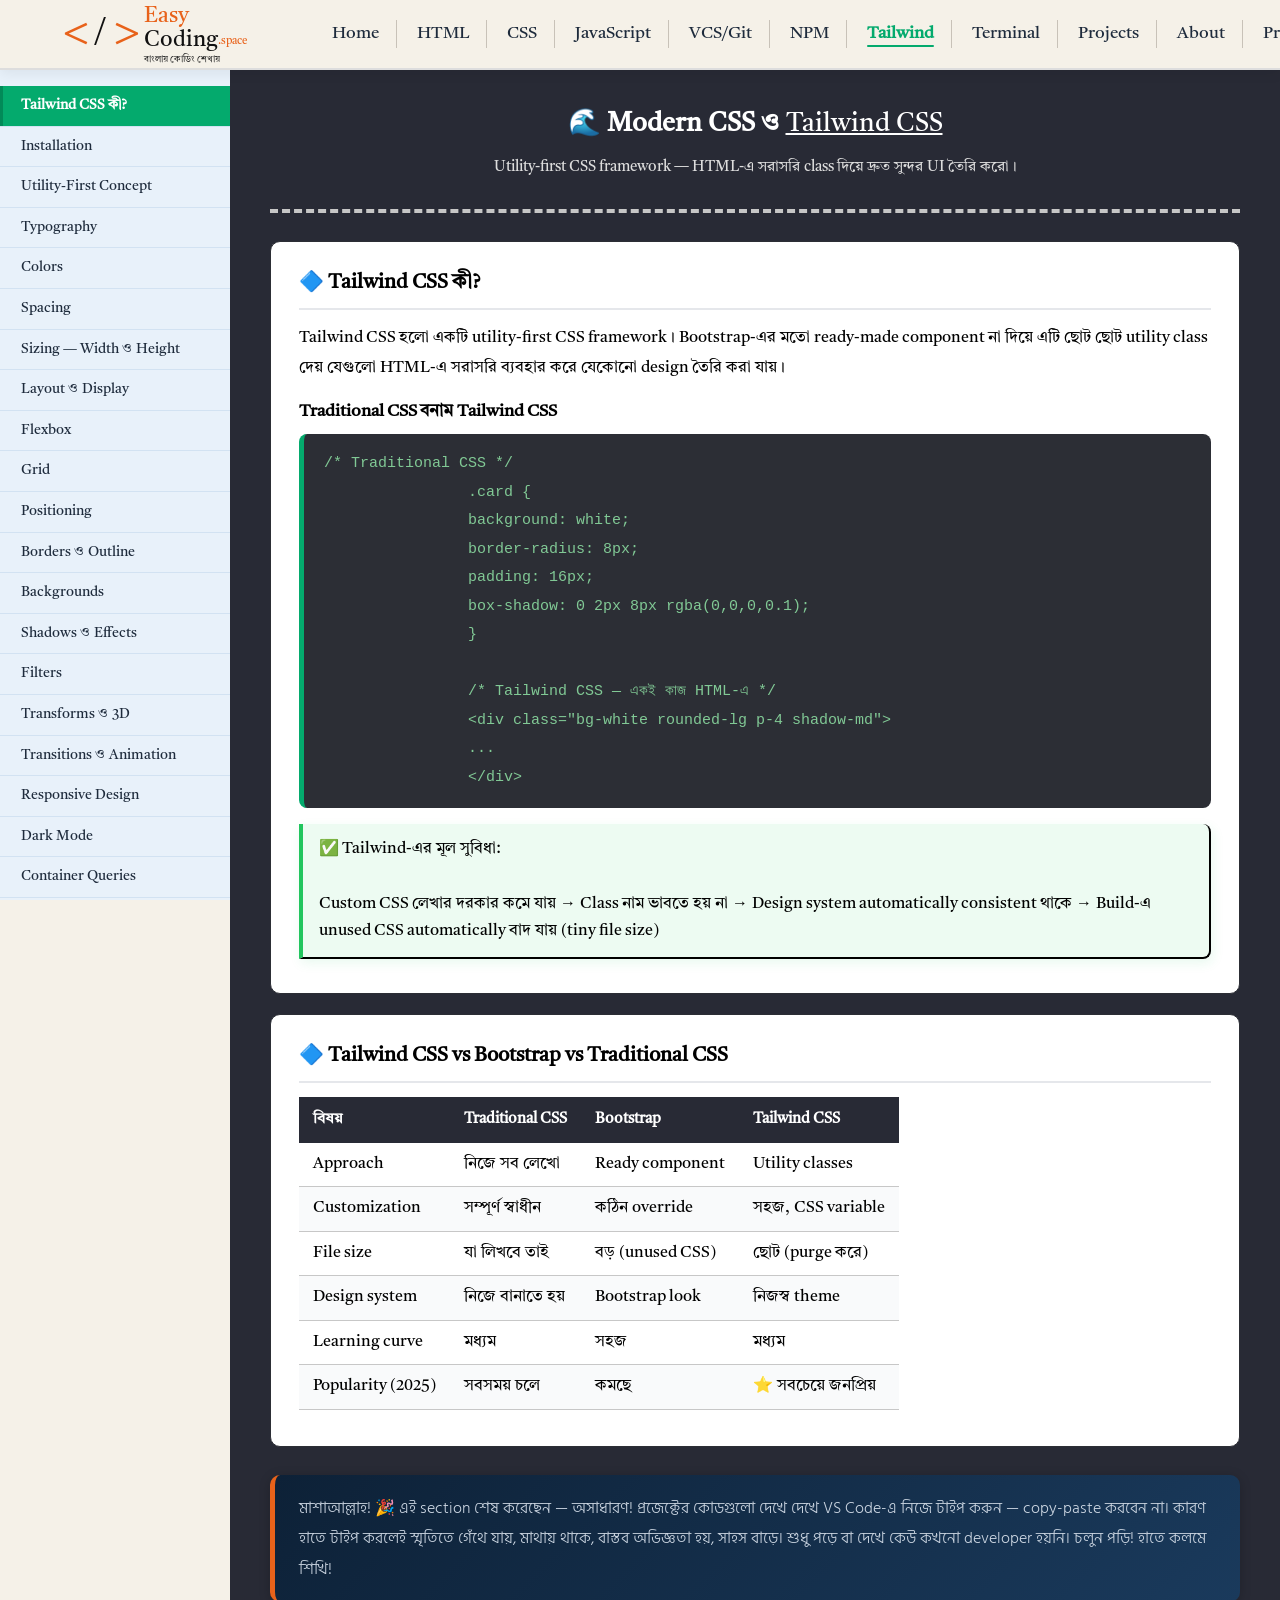
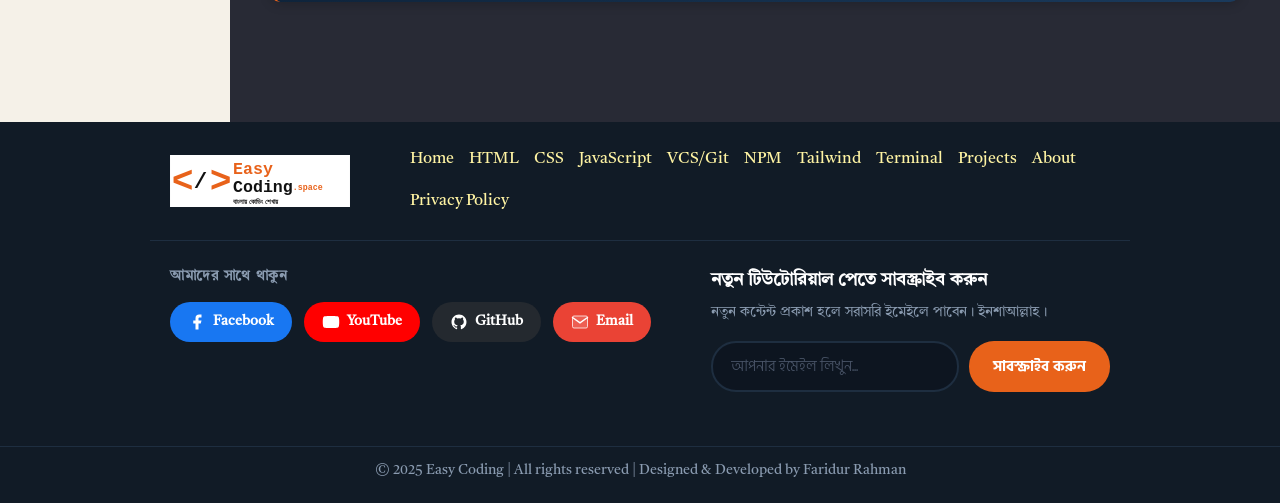
<file: tailwind.html>
<!DOCTYPE html>
<html lang="bn">

<head>
  <meta charset="UTF-8" />
  <meta name="viewport" content="width=device-width, initial-scale=1.0" />
  <meta http-equiv="X-UA-Compatible" content="IE=edge" />
  <title>Modern CSS ও Tailwind CSS টিউটোরিয়াল – Easy Coding Space</title>
  <meta name="description"
    content="সহজ বাংলা ভাষায় Modern CSS ও Tailwind CSS শিখুন একদম বিনামূল্যে। Installation, Utility Classes, Flexbox, Grid, Responsive Design, Dark Mode, Animation, Custom Theme সহ সম্পূর্ণ বাংলা গাইড।" />
  <meta name="keywords"
    content="Tailwind CSS বাংলা টিউটোরিয়াল, Modern CSS বাংলা, Tailwind v4 বাংলা, utility-first CSS, responsive design বাংলা, dark mode tailwind, tailwind animation, easycoding.space" />
  <meta name="author" content="ফরীদুর রহমান — Easy Coding Space" />
  <meta name="robots" content="index, follow, max-snippet:-1, max-image-preview:large" />
  <link rel="canonical" href="https://easycoding.space/tailwind.html" />

  <meta property="og:type" content="article" />
  <meta property="og:url" content="https://easycoding.space/tailwind.html" />
  <meta property="og:title" content="Modern CSS ও Tailwind CSS টিউটোরিয়াল – Easy Coding Space" />
  <meta property="og:description"
    content="বাংলায় Modern CSS ও Tailwind CSS শেখার সম্পূর্ণ গাইড। Installation থেকে Advanced Animation পর্যন্ত সব কিছু বাস্তব উদাহরণসহ।" />
  <meta property="og:image" content="https://easycoding.space/images/og-tailwind.jpg" />
  <meta property="og:site_name" content="Easy Coding Space" />
  <meta property="og:locale" content="bn_BD" />
  <meta property="article:published_time" content="2025-01-01T00:00:00+06:00" />
  <meta property="article:modified_time" content="2026-06-01T00:00:00+06:00" />
  <meta property="article:section" content="Modern CSS & Tailwind CSS Tutorial" />

  <meta name="twitter:card" content="summary_large_image" />
  <meta name="twitter:title" content="Modern CSS ও Tailwind CSS টিউটোরিয়াল – Easy Coding Space" />
  <meta name="twitter:description"
    content="সহজ বাংলা ভাষায় Tailwind CSS শেখার সম্পূর্ণ গাইড। Utility-first CSS থেকে Advanced Theme পর্যন্ত।" />
  <meta name="twitter:image" content="https://easycoding.space/images/og-tailwind.jpg" />

  <meta name="theme-color" content="#1D2B3A" />
  <link rel="icon" type="image/svg+xml" href="./images/favicon.svg" />
  <link rel="preconnect" href="https://fonts.googleapis.com" />
  <link rel="preconnect" href="https://fonts.gstatic.com" crossorigin />

  <link rel="stylesheet" href="./css/min.css" />
  <link rel="stylesheet" href="./css/style.css" />

  <script type="application/ld+json">
  {
    "@context": "https://schema.org",
    "@type": "TechArticle",
    "headline": "Modern CSS ও Tailwind CSS টিউটোরিয়াল — সম্পূর্ণ গাইড",
    "description": "সহজ বাংলা ভাষায় Modern CSS ও Tailwind CSS শেখার সম্পূর্ণ গাইড। Installation, Utility Classes, Responsive Design, Dark Mode, Animation, Custom Theme সহ সব কিছু উদাহরণসহ।",
    "url": "https://easycoding.space/tailwind.html",
    "inLanguage": "bn",
    "isAccessibleForFree": true,
    "author": {
      "@type": "Person",
      "name": "ফরীদুর রহমান",
      "url": "https://easycoding.space/"
    },
    "publisher": {
      "@type": "EducationalOrganization",
      "name": "Easy Coding Space",
      "url": "https://easycoding.space/"
    },
    "datePublished": "2025-01-01",
    "dateModified": "2026-06-01",
    "mainEntityOfPage": "https://easycoding.space/tailwind.html",
    "breadcrumb": {
      "@type": "BreadcrumbList",
      "itemListElement": [
        { "@type": "ListItem", "position": 1, "name": "হোম", "item": "https://easycoding.space/" },
        { "@type": "ListItem", "position": 2, "name": "Modern CSS ও Tailwind CSS", "item": "https://easycoding.space/tailwind.html" }
      ]
    },
    "about": {
      "@type": "Thing",
      "name": "Tailwind CSS",
      "description": "Utility-first CSS framework যা সরাসরি HTML-এ class দিয়ে styling করতে দেয়"
    },
    "educationalLevel": "Beginner",
    "teaches": ["Tailwind CSS", "Modern CSS", "Utility Classes", "Responsive Design", "Flexbox", "Grid", "Dark Mode", "Animation", "Custom Theme", "CSS Variables", "Container Queries", "3D Transforms"]
  }
  </script>
</head>

<body>

  <!-- ===== HEADER ===== -->
  <header>
    <div class="container">
      <div class="header-inner">
        <a href="./index.html">
          <svg xmlns="http://www.w3.org/2000/svg" viewBox="0 0 520 150" width="300" height="90">
            <text x="5" y="78" font-family="'Courier New', monospace" font-size="105" font-weight="900" fill="#E8621A"
              dominant-baseline="middle">&lt;</text>
            <text x="88" y="78" font-family="'Courier New', monospace" font-size="65" font-weight="900" fill="#111111"
              text-anchor="middle" dominant-baseline="middle">/</text>
            <text x="115" y="78" font-family="'Courier New', monospace" font-size="105" font-weight="900" fill="#E8621A"
              dominant-baseline="middle">&gt;</text>
            <text x="182" y="42" font-family="'Courier New', monospace" font-size="48" font-weight="900" fill="#E8621A"
              dominant-baseline="middle">Easy</text>
            <text x="182" y="95" font-family="'Courier New', monospace" font-size="48" font-weight="900" fill="#111111"
              dominant-baseline="middle">Coding<tspan font-size="24" font-weight="900" fill="#E8621A">.space</tspan>
            </text>
            <text x="182" y="135" font-family="'Hind Siliguri', Arial, sans-serif" font-size="20" font-weight="700"
              fill="#222222" dominant-baseline="middle">বাংলায় কোডিং শেখায়</text>
          </svg>
        </a>
        <nav>
          <ul class="nav-list">
            <li class="bor_none"><a href="./index.html">Home</a></li>
            <li><a href="./html.html">HTML</a></li>
            <li><a href="./css.html">CSS</a></li>
            <li><a href="./js.html">JavaScript</a></li>
            <li><a href="./VCS.html">VCS/Git</a></li>
            <li><a href="./npm.html">NPM</a></li>
            <li><a href="./tailwind.html">Tailwind</a></li>
            <li><a href="./terminal.html">Terminal</a></li>
            <li><a href="./projects.html">Projects</a></li>
        <li><a href="./about.html">About</a></li>
        <li><a href="./privacy-policy.html">Privacy Policy</a></li>
          </ul>
        </nav>
        <button class="hamburger" aria-label="মেনু খোলো" aria-expanded="false">
          <span></span><span></span><span></span>
        </button>
      </div>
    </div>
  </header>

  <!-- Mobile Nav Drawer -->
  <nav class="nav-drawer">
    <ul>
      <li><a href="./index.html">Home</a></li>
      <li><a href="./html.html">HTML</a></li>
      <li><a href="./css.html">CSS</a></li>
      <li><a href="./js.html">JavaScript</a></li>
      <li><a href="./VCS.html">VCS/Git</a></li>
      <li><a href="./npm.html">NPM</a></li>
      <li><a href="./tailwind.html">Tailwind</a></li>
      <li><a href="./terminal.html">Terminal</a></li>
      <li><a href="./projects.html">Projects</a></li>
        <li><a href="./about.html">About</a></li>
        <li><a href="./privacy-policy.html">Privacy Policy</a></li>
    </ul>
  </nav>

  <main>
    <div class="sidebar-overlay"></div>
    <button class="sidebar-toggle" aria-label="টপিক মেনু">
      <svg viewBox="0 0 24 24" fill="none" stroke="currentColor" stroke-width="2">
        <line x1="3" y1="6" x2="21" y2="6" />
        <line x1="3" y1="12" x2="21" y2="12" />
        <line x1="3" y1="18" x2="21" y2="18" />
      </svg>
      টপিক
    </button>

    <div class="wrapper">
      <div class="d_flex">
        <aside>
          <ul>
            <li><a href="#TW-Intro">Tailwind CSS কী?</a></li>
            <li><a href="#TW-Install">Installation</a></li>
            <li><a href="#TW-UtilityFirst">Utility-First Concept</a></li>
            <li><a href="#TW-Typography">Typography</a></li>
            <li><a href="#TW-Colors">Colors</a></li>
            <li><a href="#TW-Spacing">Spacing</a></li>
            <li><a href="#TW-Sizing">Sizing — Width ও Height</a></li>
            <li><a href="#TW-Layout">Layout ও Display</a></li>
            <li><a href="#TW-Flexbox">Flexbox</a></li>
            <li><a href="#TW-Grid">Grid</a></li>
            <li><a href="#TW-Position">Positioning</a></li>
            <li><a href="#TW-Borders">Borders ও Outline</a></li>
            <li><a href="#TW-Backgrounds">Backgrounds</a></li>
            <li><a href="#TW-Shadows">Shadows ও Effects</a></li>
            <li><a href="#TW-Filters">Filters</a></li>
            <li><a href="#TW-Transforms">Transforms ও 3D</a></li>
            <li><a href="#TW-Transitions">Transitions ও Animation</a></li>
            <li><a href="#TW-Responsive">Responsive Design</a></li>
            <li><a href="#TW-DarkMode">Dark Mode</a></li>
            <li><a href="#TW-ContainerQueries">Container Queries</a></li>
            <li><a href="#TW-Hover">Hover, Focus ও State Variants</a></li>
            <li><a href="#TW-Pseudo">Pseudo Elements</a></li>
            <li><a href="#TW-ArbitraryValues">Arbitrary Values</a></li>
            <li><a href="#TW-Theme">Custom Theme ও CSS Variables</a></li>
            <li><a href="#TW-Directives">Directives — @apply, @layer</a></li>
            <li><a href="#TW-Plugins">Plugins</a></li>
            <li><a href="#TW-v4">Tailwind CSS v4 নতুন কী?</a></li>
            <!-- নতুন sections -->
            <li><a href="#TW-Preflight">Preflight ও Editor Setup</a></li>
            <li><a href="#TW-Tables">Tables</a></li>
            <li><a href="#TW-Interactivity">Interactivity ও Scroll</a></li>
            <li><a href="#TW-SVG-A11y">SVG ও Accessibility</a></li>
            <li><a href="#TW-Masks">Masks, Text Shadow ও Blend</a></li>
            <li><a href="#TW-Logical">Logical Properties (RTL)</a></li>
            <li><a href="#TW-TypographyAdv">Typography — বাকি Utilities</a></li>
            <li><a href="#TW-LayoutAdv">Layout — বাকি Utilities</a></li>
            <li><a href="#TW-TransformAdv">Transform — Perspective ও Zoom</a></li>
            <li><a href="#TW-Reference">Class Reference (সম্পূর্ণ)</a></li>
          </ul>
        </aside>

        <div class="content">

          <!-- ================================================================
               সেকশন ১: Tailwind CSS কী?
          ================================================================ -->
          <section id="TW-Intro" class="ec-section">
            <h1 class="center">🌊 Modern CSS ও <a href="https://tailwindcss.com/" target="_blank"
                rel="noopener noreferrer" class="lik_text">Tailwind CSS</a> </h1>
            <p class="center">Utility-first CSS framework — HTML-এ সরাসরি class দিয়ে দ্রুত সুন্দর UI তৈরি করো।</p>
            <hr class="section-divider" />

            <div class="example-box">
              <h2>🔷 Tailwind CSS কী?</h2>
              <p>
                <strong>Tailwind CSS</strong> হলো একটি utility-first CSS framework। Bootstrap-এর মতো ready-made
                component না দিয়ে
                এটি ছোট ছোট utility class দেয় যেগুলো HTML-এ সরাসরি ব্যবহার করে যেকোনো design তৈরি করা যায়।
              </p>

              <h3>Traditional CSS বনাম Tailwind CSS</h3>
              <div class="code-box">/* Traditional CSS */
                .card {
                background: white;
                border-radius: 8px;
                padding: 16px;
                box-shadow: 0 2px 8px rgba(0,0,0,0.1);
                }

                /* Tailwind CSS — একই কাজ HTML-এ */
                &lt;div class="bg-white rounded-lg p-4 shadow-md"&gt;
                ...
                &lt;/div&gt;</div>

              <div class="tip-box">
                ✅ <strong>Tailwind-এর মূল সুবিধা:</strong><br /><br />
                Custom CSS লেখার দরকার কমে যায় → Class নাম ভাবতে হয় না → Design system automatically consistent থাকে →
                Build-এ unused CSS automatically বাদ যায় (tiny file size)
              </div>
            </div>

            <div class="example-box">
              <h2>🔷 Tailwind CSS vs Bootstrap vs Traditional CSS</h2>
              <table class="size-chart">
                <thead>
                  <tr>
                    <th>বিষয়</th>
                    <th>Traditional CSS</th>
                    <th>Bootstrap</th>
                    <th>Tailwind CSS</th>
                  </tr>
                </thead>
                <tbody>
                  <tr>
                    <td>Approach</td>
                    <td>নিজে সব লেখো</td>
                    <td>Ready component</td>
                    <td>Utility classes</td>
                  </tr>
                  <tr>
                    <td>Customization</td>
                    <td>সম্পূর্ণ স্বাধীন</td>
                    <td>কঠিন override</td>
                    <td>সহজ, CSS variable</td>
                  </tr>
                  <tr>
                    <td>File size</td>
                    <td>যা লিখবে তাই</td>
                    <td>বড় (unused CSS)</td>
                    <td>ছোট (purge করে)</td>
                  </tr>
                  <tr>
                    <td>Design system</td>
                    <td>নিজে বানাতে হয়</td>
                    <td>Bootstrap look</td>
                    <td>নিজস্ব theme</td>
                  </tr>
                  <tr>
                    <td>Learning curve</td>
                    <td>মধ্যম</td>
                    <td>সহজ</td>
                    <td>মধ্যম</td>
                  </tr>
                  <tr>
                    <td>Popularity (2025)</td>
                    <td>সবসময় চলে</td>
                    <td>কমছে</td>
                    <td>⭐ সবচেয়ে জনপ্রিয়</td>
                  </tr>
                </tbody>
              </table>
            </div>
          
            <p class="section-done-msg">মাশাআল্লাহ! 🎉 এই section শেষ করেছেন — অসাধারণ! প্রজেক্টের কোডগুলো দেখে দেখে VS Code-এ নিজে টাইপ করুন — copy-paste করবেন না। কারণ হাতে টাইপ করলেই স্মৃতিতে গেঁথে যায়, মাথায় থাকে, বাস্তব অভিজ্ঞতা হয়, সাহস বাড়ে। শুধু পড়ে বা দেখে কেউ কখনো developer হয়নি। চলুন পড়ি! হাতে কলমে শিখি!</p>
          </section>

          <!-- ================================================================
               সেকশন ২: Installation
          ================================================================ -->
          <section id="TW-Install" class="ec-section">
            <h1 class="center">⚙️ Installation — Tailwind CSS Setup করো</h1>
            <p class="center">Tailwind CSS v4 ইনস্টল করার বিভিন্ন উপায়।</p>
            <hr class="section-divider" />

            <div class="example-box">
              <h2>🔷 Vite দিয়ে Install (সবচেয়ে জনপ্রিয়)</h2>
              <div class="code-box"># ১. Vite project তৈরি করো
                npm create vite@latest my-project
                cd my-project

                # ২. Tailwind CSS ও Vite plugin install করো
                npm install tailwindcss @tailwindcss/vite

                # ৩. vite.config.js-এ plugin যোগ করো
                import { defineConfig } from 'vite'
                import tailwindcss from '@tailwindcss/vite'

                export default defineConfig({
                plugins: [
                tailwindcss(),
                ],
                })

                # ৪. CSS ফাইলে import করো (main CSS file-এ)
                @import "tailwindcss";

                # ৫. Dev server চালাও
                npm run dev</div>
            </div>

            <div class="example-box">
              <h2>🔷 PostCSS দিয়ে Install</h2>
              <div class="code-box"># ১. Install করো
                npm install tailwindcss @tailwindcss/postcss postcss

                # ২. postcss.config.js তৈরি করো
                export default {
                plugins: {
                "@tailwindcss/postcss": {},
                },
                }

                # ৩. CSS-এ import করো
                @import "tailwindcss";</div>
            </div>

            <div class="example-box">
              <h2>🔷 CDN দিয়ে (শুধু Practice-এর জন্য)</h2>
              <div class="code-box">&lt;!-- HTML head-এ যোগ করো --&gt;
                &lt;script src="https://cdn.tailwindcss.com"&gt;&lt;/script&gt;

                &lt;!-- এখনই ব্যবহার করো --&gt;
                &lt;div class="bg-blue-500 text-white p-4 rounded-lg"&gt;
                Hello Tailwind!
                &lt;/div&gt;</div>
              <div class="warning-box">
                ⚠️ CDN শুধু শেখার জন্য। Production-এ সবসময় npm দিয়ে install করো।
              </div>
            </div>

            <div class="example-box">
              <h2>🔷 Tailwind Play — Browser-এ Practice করো</h2>
              <div class="code-box"># Browser-এ সরাসরি Tailwind try করো:
                # https://play.tailwindcss.com

                # কোনো install ছাড়াই live preview দেখা যায়
                # নতুনদের জন্য সেরা শেখার জায়গা</div>
              <div class="tip-box">
                ✅ <strong>Tailwind Play</strong> → play.tailwindcss.com — যেকোনো class লেখো, instant preview পাও।
              </div>
            </div>
          
            <p class="section-done-msg">মাশাআল্লাহ! 🎉 এই section শেষ করেছেন — অসাধারণ! প্রজেক্টের কোডগুলো দেখে দেখে VS Code-এ নিজে টাইপ করুন — copy-paste করবেন না। কারণ হাতে টাইপ করলেই স্মৃতিতে গেঁথে যায়, মাথায় থাকে, বাস্তব অভিজ্ঞতা হয়, সাহস বাড়ে। শুধু পড়ে বা দেখে কেউ কখনো developer হয়নি। চলুন পড়ি! হাতে কলমে শিখি!</p>
          </section>

          <!-- ================================================================
               সেকশন ৩: Utility-First Concept
          ================================================================ -->
          <section id="TW-UtilityFirst" class="ec-section">
            <h1 class="center">🧩 Utility-First Concept</h1>
            <p class="center">Tailwind-এর মূল দর্শন বোঝো — কেন utility class এত কার্যকর।</p>
            <hr class="section-divider" />

            <div class="example-box">
              <h2>🔷 একটি Card তৈরি — উদাহরণ</h2>
              <div class="code-box">&lt;!-- Tailwind CSS দিয়ে একটি Profile Card --&gt;
                &lt;div class="max-w-sm mx-auto bg-white rounded-xl shadow-lg overflow-hidden"&gt;
                &lt;img class="w-full h-48 object-cover" src="photo.jpg" alt="Profile" /&gt;
                &lt;div class="p-6"&gt;
                &lt;h2 class="text-xl font-bold text-gray-900"&gt;ফরীদুর রহমান&lt;/h2&gt;
                &lt;p class="text-gray-600 mt-1"&gt;Full Stack Developer&lt;/p&gt;
                &lt;button class="mt-4 w-full bg-blue-600 hover:bg-blue-700 text-white font-semibold py-2 px-4
                rounded-lg transition-colors"&gt;
                Connect
                &lt;/button&gt;
                &lt;/div&gt;
                &lt;/div&gt;</div>

              <div class="tip-box">
                ✅ <strong>Class গুলো কী বলছে সহজেই বোঝা যায়:</strong><br /><br />
                <code>max-w-sm</code> → max-width: small | <code>mx-auto</code> → margin: auto left/right |
                <code>rounded-xl</code> → border-radius: extra-large | <code>shadow-lg</code> → box-shadow: large |
                <code>p-6</code> → padding: 1.5rem | <code>text-xl</code> → font-size: 1.25rem | <code>font-bold</code>
                → font-weight: 700
              </div>
            </div>

            <div class="example-box">
              <h2>🔷 Naming Convention — Class নামের নিয়ম</h2>
              <div class="code-box"># প্যাটার্ন: property-value

                text-lg → font-size: large
                text-blue-500 → color: blue (shade 500)
                bg-gray-100 → background-color: gray-100
                p-4 → padding: 1rem (4 × 0.25rem)
                m-2 → margin: 0.5rem
                w-1/2 → width: 50%
                h-screen → height: 100vh
                flex → display: flex
                hidden → display: none
                rounded-full → border-radius: 9999px (circle)
                opacity-75 → opacity: 0.75</div>
            </div>
          
            <p class="section-done-msg">মাশাআল্লাহ! 🎉 এই section শেষ করেছেন — অসাধারণ! প্রজেক্টের কোডগুলো দেখে দেখে VS Code-এ নিজে টাইপ করুন — copy-paste করবেন না। কারণ হাতে টাইপ করলেই স্মৃতিতে গেঁথে যায়, মাথায় থাকে, বাস্তব অভিজ্ঞতা হয়, সাহস বাড়ে। শুধু পড়ে বা দেখে কেউ কখনো developer হয়নি। চলুন পড়ি! হাতে কলমে শিখি!</p>
          </section>

          <!-- ================================================================
               সেকশন ৪: Typography
          ================================================================ -->
          <section id="TW-Typography" class="ec-section">
            <h1 class="center">🔤 Typography</h1>
            <p class="center">Text formatting-এর সব utility class।</p>
            <hr class="section-divider" />

            <div class="example-box">
              <h2>🔷 Font Size</h2>
              <div class="code-box">text-xs → 0.75rem (12px)
                text-sm → 0.875rem (14px)
                text-base → 1rem (16px) ← default
                text-lg → 1.125rem (18px)
                text-xl → 1.25rem (20px)
                text-2xl → 1.5rem (24px)
                text-3xl → 1.875rem (30px)
                text-4xl → 2.25rem (36px)
                text-5xl → 3rem (48px)
                text-6xl → 3.75rem (60px)
                text-7xl → 4.5rem (72px)
                text-8xl → 6rem (96px)
                text-9xl → 8rem (128px)

                &lt;!-- উদাহরণ --&gt;
                &lt;h1 class="text-4xl font-bold"&gt;বড় শিরোনাম&lt;/h1&gt;
                &lt;p class="text-base text-gray-700"&gt;সাধারণ paragraph&lt;/p&gt;
                &lt;small class="text-sm text-gray-500"&gt;ছোট নোট&lt;/small&gt;</div>
            </div>

            <div class="example-box">
              <h2>🔷 Font Weight, Style ও Decoration</h2>
              <div class="code-box"># Font Weight
                font-thin → font-weight: 100
                font-light → font-weight: 300
                font-normal → font-weight: 400
                font-medium → font-weight: 500
                font-semibold → font-weight: 600
                font-bold → font-weight: 700
                font-extrabold → font-weight: 800
                font-black → font-weight: 900

                # Font Style
                italic → font-style: italic
                not-italic → font-style: normal

                # Text Decoration
                underline → text-decoration: underline
                line-through → text-decoration: line-through
                no-underline → text-decoration: none
                decoration-blue-500 → underline color

                # Text Transform
                uppercase → text-transform: uppercase
                lowercase → text-transform: lowercase
                capitalize → text-transform: capitalize</div>
            </div>

            <div class="example-box">
              <h2>🔷 Text Alignment ও Line Height</h2>
              <div class="code-box"># Alignment
                text-left → text-align: left
                text-center → text-align: center
                text-right → text-align: right
                text-justify → text-align: justify

                # Line Height
                leading-none → line-height: 1
                leading-tight → line-height: 1.25
                leading-snug → line-height: 1.375
                leading-normal → line-height: 1.5
                leading-relaxed → line-height: 1.625
                leading-loose → line-height: 2

                # Letter Spacing
                tracking-tight → letter-spacing: -0.05em
                tracking-normal → letter-spacing: 0
                tracking-wide → letter-spacing: 0.05em
                tracking-widest → letter-spacing: 0.1em</div>
            </div>

            <div class="example-box">
              <h2>🔷 text-decoration বিস্তারিত ও font-feature-settings</h2>
              <table class="size-chart">
                <thead>
                  <tr>
                    <th>Class</th>
                    <th>CSS</th>
                  </tr>
                </thead>
                <tbody>
                  <tr>
                    <td><code>decoration-solid</code></td>
                    <td>text-decoration-style: solid</td>
                  </tr>
                  <tr>
                    <td><code>decoration-double</code></td>
                    <td>text-decoration-style: double</td>
                  </tr>
                  <tr>
                    <td><code>decoration-dotted</code></td>
                    <td>text-decoration-style: dotted</td>
                  </tr>
                  <tr>
                    <td><code>decoration-dashed</code></td>
                    <td>text-decoration-style: dashed</td>
                  </tr>
                  <tr>
                    <td><code>decoration-wavy</code></td>
                    <td>text-decoration-style: wavy</td>
                  </tr>
                  <tr>
                    <td><code>underline-offset-1</code></td>
                    <td>text-underline-offset: 1px</td>
                  </tr>
                  <tr>
                    <td><code>underline-offset-2</code></td>
                    <td>text-underline-offset: 2px</td>
                  </tr>
                  <tr>
                    <td><code>underline-offset-4</code></td>
                    <td>text-underline-offset: 4px</td>
                  </tr>
                  <tr>
                    <td><code>ordinal</code></td>
                    <td>font-variant-numeric: ordinal</td>
                  </tr>
                  <tr>
                    <td><code>slashed-zero</code></td>
                    <td>font-variant-numeric: slashed-zero</td>
                  </tr>
                  <tr>
                    <td><code>lining-nums</code></td>
                    <td>font-variant-numeric: lining-nums</td>
                  </tr>
                  <tr>
                    <td><code>diagonal-fractions</code></td>
                    <td>font-variant-numeric: diagonal-fractions</td>
                  </tr>
                  <tr>
                    <td><code>font-feature-settings-['smcp']</code></td>
                    <td>Small Caps</td>
                  </tr>
                  <tr>
                    <td><code>font-feature-settings-['tnum']</code></td>
                    <td>Tabular numbers</td>
                  </tr>
                </tbody>
              </table>
            </div>
          
            <p class="section-done-msg">মাশাআল্লাহ! 🎉 এই section শেষ করেছেন — অসাধারণ! প্রজেক্টের কোডগুলো দেখে দেখে VS Code-এ নিজে টাইপ করুন — copy-paste করবেন না। কারণ হাতে টাইপ করলেই স্মৃতিতে গেঁথে যায়, মাথায় থাকে, বাস্তব অভিজ্ঞতা হয়, সাহস বাড়ে। শুধু পড়ে বা দেখে কেউ কখনো developer হয়নি। চলুন পড়ি! হাতে কলমে শিখি!</p>
          </section>

          <!-- ================================================================
               সেকশন ৫: Colors
          ================================================================ -->
          <section id="TW-Colors" class="ec-section">
            <h1 class="center">🎨 Colors — রঙের জগত</h1>
            <p class="center">Tailwind-এর built-in color palette ও ব্যবহার পদ্ধতি।</p>
            <hr class="section-divider" />

            <div class="example-box">
              <h2>🔷 Color System — Shade (50–950)</h2>
              <div class="code-box"># প্রতিটি রঙের ১১টি shade: 50, 100, 200, 300, 400, 500, 600, 700, 800, 900, 950
                # ছোট number = হালকা, বড় number = গাঢ়

                # Available Colors:
                slate, gray, zinc, neutral, stone ← Grays
                red, orange, amber, yellow ← Warm
                lime, green, emerald, teal ← Cool green
                cyan, sky, blue, indigo ← Blues
                violet, purple, fuchsia, pink, rose ← Purples/Pinks
                white, black ← Extremes

                # Text Color
                &lt;p class="text-blue-500"&gt;নীল লেখা&lt;/p&gt;
                &lt;p class="text-red-700"&gt;গাঢ় লাল লেখা&lt;/p&gt;
                &lt;p class="text-emerald-400"&gt;সবুজ লেখা&lt;/p&gt;

                # Background Color
                &lt;div class="bg-yellow-100"&gt;হালকা হলুদ background&lt;/div&gt;
                &lt;div class="bg-slate-900"&gt;গাঢ় স্লেট background&lt;/div&gt;

                # Border Color
                &lt;div class="border border-purple-500"&gt;বেগুনি border&lt;/div&gt;</div>
            </div>

            <div class="example-box">
              <h2>🔷 Opacity দিয়ে Color</h2>
              <div class="code-box"># Tailwind v4 — color-mix() দিয়ে opacity
                bg-blue-500/50 → 50% opacity blue background
                text-red-600/75 → 75% opacity red text
                border-green-400/30 → 30% opacity green border

                &lt;div class="bg-blue-500/20 text-blue-900"&gt;
                হালকা নীল background
                &lt;/div&gt;

                # Opacity utility (পুরো element-এর)
                opacity-0 → opacity: 0
                opacity-25 → opacity: 0.25
                opacity-50 → opacity: 0.5
                opacity-75 → opacity: 0.75
                opacity-100 → opacity: 1</div>
            </div>
          
            <p class="section-done-msg">মাশাআল্লাহ! 🎉 এই section শেষ করেছেন — অসাধারণ! প্রজেক্টের কোডগুলো দেখে দেখে VS Code-এ নিজে টাইপ করুন — copy-paste করবেন না। কারণ হাতে টাইপ করলেই স্মৃতিতে গেঁথে যায়, মাথায় থাকে, বাস্তব অভিজ্ঞতা হয়, সাহস বাড়ে। শুধু পড়ে বা দেখে কেউ কখনো developer হয়নি। চলুন পড়ি! হাতে কলমে শিখি!</p>
          </section>

          <!-- ================================================================
               সেকশন ৬: Spacing
          ================================================================ -->
          <section id="TW-Spacing" class="ec-section">
            <h1 class="center">📐 Spacing — Padding ও Margin</h1>
            <p class="center">Tailwind-এর spacing scale বুঝলে সব sizing সহজ হয়ে যায়।</p>
            <hr class="section-divider" />

            <div class="example-box">
              <h2>🔷 Spacing Scale — 1 unit = 0.25rem = 4px</h2>
              <table class="size-chart">
                <thead>
                  <tr>
                    <th>Class</th>
                    <th>Value</th>
                    <th>px</th>
                  </tr>
                </thead>
                <tbody>
                  <tr>
                    <td><code>p-0 / m-0</code></td>
                    <td>0</td>
                    <td>0px</td>
                  </tr>
                  <tr>
                    <td><code>p-1 / m-1</code></td>
                    <td>0.25rem</td>
                    <td>4px</td>
                  </tr>
                  <tr>
                    <td><code>p-2 / m-2</code></td>
                    <td>0.5rem</td>
                    <td>8px</td>
                  </tr>
                  <tr>
                    <td><code>p-3 / m-3</code></td>
                    <td>0.75rem</td>
                    <td>12px</td>
                  </tr>
                  <tr>
                    <td><code>p-4 / m-4</code></td>
                    <td>1rem</td>
                    <td>16px</td>
                  </tr>
                  <tr>
                    <td><code>p-5 / m-5</code></td>
                    <td>1.25rem</td>
                    <td>20px</td>
                  </tr>
                  <tr>
                    <td><code>p-6 / m-6</code></td>
                    <td>1.5rem</td>
                    <td>24px</td>
                  </tr>
                  <tr>
                    <td><code>p-8 / m-8</code></td>
                    <td>2rem</td>
                    <td>32px</td>
                  </tr>
                  <tr>
                    <td><code>p-10 / m-10</code></td>
                    <td>2.5rem</td>
                    <td>40px</td>
                  </tr>
                  <tr>
                    <td><code>p-12 / m-12</code></td>
                    <td>3rem</td>
                    <td>48px</td>
                  </tr>
                  <tr>
                    <td><code>p-16 / m-16</code></td>
                    <td>4rem</td>
                    <td>64px</td>
                  </tr>
                  <tr>
                    <td><code>p-24 / m-24</code></td>
                    <td>6rem</td>
                    <td>96px</td>
                  </tr>
                </tbody>
              </table>
            </div>

            <div class="example-box">
              <h2>🔷 Directional Padding ও Margin</h2>
              <div class="code-box"># Padding
                p-4 → সব দিকে padding
                px-4 → left ও right padding
                py-4 → top ও bottom padding
                pt-4 → top padding
                pr-4 → right padding
                pb-4 → bottom padding
                pl-4 → left padding
                ps-4 → padding-inline-start (RTL-aware)
                pe-4 → padding-inline-end

                # Margin (একই pattern)
                m-4 → সব দিকে margin
                mx-4 → left ও right
                my-4 → top ও bottom
                mt-4 → top
                mr-4 → right
                mb-4 → bottom
                ml-4 → left
                mx-auto → center করতে (container centering)

                # Negative Margin
                -mt-4 → margin-top: -1rem
                -ml-2 → margin-left: -0.5rem</div>
            </div>
          
            <p class="section-done-msg">মাশাআল্লাহ! 🎉 এই section শেষ করেছেন — অসাধারণ! প্রজেক্টের কোডগুলো দেখে দেখে VS Code-এ নিজে টাইপ করুন — copy-paste করবেন না। কারণ হাতে টাইপ করলেই স্মৃতিতে গেঁথে যায়, মাথায় থাকে, বাস্তব অভিজ্ঞতা হয়, সাহস বাড়ে। শুধু পড়ে বা দেখে কেউ কখনো developer হয়নি। চলুন পড়ি! হাতে কলমে শিখি!</p>
          </section>

          <!-- ================================================================
               সেকশন ৭: Sizing
          ================================================================ -->
          <section id="TW-Sizing" class="ec-section">
            <h1 class="center">📏 Sizing — Width ও Height</h1>
            <p class="center">Element-এর আকার নির্ধারণ করার সব utility।</p>
            <hr class="section-divider" />

            <div class="example-box">
              <h2>🔷 Width</h2>
              <div class="code-box"># Fixed width (spacing scale)
                w-4 → 1rem (16px)
                w-8 → 2rem (32px)
                w-16 → 4rem (64px)
                w-32 → 8rem (128px)
                w-64 → 16rem (256px)

                # Percentage width
                w-1/2 → 50%
                w-1/3 → 33.33%
                w-2/3 → 66.67%
                w-1/4 → 25%
                w-3/4 → 75%
                w-full → 100%

                # Viewport ও special
                w-screen → 100vw
                w-auto → auto
                w-min → min-content
                w-max → max-content
                w-fit → fit-content

                # Max/Min Width
                max-w-xs → 20rem
                max-w-sm → 24rem
                max-w-md → 28rem
                max-w-lg → 32rem
                max-w-xl → 36rem
                max-w-2xl → 42rem
                max-w-full → 100%
                max-w-screen-lg → 1024px

                min-w-0 → 0
                min-w-full → 100%</div>
            </div>

            <div class="example-box">
              <h2>🔷 Height</h2>
              <div class="code-box"># Height (width-এর মতোই)
                h-4, h-8, h-16, h-32, h-64 → fixed rem values
                h-1/2, h-full → percentage
                h-screen → 100vh
                h-dvh → 100dvh (dynamic viewport)
                h-svh → 100svh (small viewport)
                h-lvh → 100lvh (large viewport)
                h-auto → auto

                # Tailwind v4 — size-* (w ও h একসাথে)
                size-4 → width: 1rem; height: 1rem
                size-8 → width: 2rem; height: 2rem
                size-full → width: 100%; height: 100%

                &lt;!-- Square icon button --&gt;
                &lt;button class="size-10 bg-blue-500 rounded-full"&gt;
                &lt;svg class="size-5 mx-auto"&gt;...&lt;/svg&gt;
                &lt;/button&gt;</div>
            </div>

            <div class="example-box">
              <h2>🔷 max-height ও Logical Sizing (inline-size, block-size)</h2>
              <table class="size-chart">
                <thead>
                  <tr>
                    <th>Class</th>
                    <th>CSS</th>
                  </tr>
                </thead>
                <tbody>
                  <tr>
                    <td><code>max-h-screen</code></td>
                    <td>max-height: 100vh</td>
                  </tr>
                  <tr>
                    <td><code>max-h-96</code></td>
                    <td>max-height: 24rem</td>
                  </tr>
                  <tr>
                    <td><code>max-h-full</code></td>
                    <td>max-height: 100%</td>
                  </tr>
                  <tr>
                    <td><code>max-h-[500px]</code></td>
                    <td>max-height: 500px (arbitrary)</td>
                  </tr>
                  <tr>
                    <td><code>min-inline-size-0</code></td>
                    <td>min-inline-size: 0</td>
                  </tr>
                  <tr>
                    <td><code>max-inline-size-full</code></td>
                    <td>max-inline-size: 100%</td>
                  </tr>
                  <tr>
                    <td><code>max-inline-size-screen</code></td>
                    <td>max-inline-size: 100vw</td>
                  </tr>
                  <tr>
                    <td><code>min-block-size-0</code></td>
                    <td>min-block-size: 0</td>
                  </tr>
                  <tr>
                    <td><code>max-block-size-screen</code></td>
                    <td>max-block-size: 100vh</td>
                  </tr>
                </tbody>
              </table>
            </div>
          
            <p class="section-done-msg">মাশাআল্লাহ! 🎉 এই section শেষ করেছেন — অসাধারণ! প্রজেক্টের কোডগুলো দেখে দেখে VS Code-এ নিজে টাইপ করুন — copy-paste করবেন না। কারণ হাতে টাইপ করলেই স্মৃতিতে গেঁথে যায়, মাথায় থাকে, বাস্তব অভিজ্ঞতা হয়, সাহস বাড়ে। শুধু পড়ে বা দেখে কেউ কখনো developer হয়নি। চলুন পড়ি! হাতে কলমে শিখি!</p>
          </section>

          <!-- ================================================================
               সেকশন ৮: Layout ও Display
          ================================================================ -->
          <section id="TW-Layout" class="ec-section">
            <h1 class="center">🗃️ Layout ও Display</h1>
            <p class="center">Element কীভাবে page-এ বসবে তা নিয়ন্ত্রণ করো।</p>
            <hr class="section-divider" />

            <div class="example-box">
              <h2>🔷 Display</h2>
              <div class="code-box">block → display: block
                inline-block → display: inline-block
                inline → display: inline
                flex → display: flex
                inline-flex → display: inline-flex
                grid → display: grid
                inline-grid → display: inline-grid
                hidden → display: none
                table → display: table
                contents → display: contents</div>
            </div>

            <div class="example-box">
              <h2>🔷 Container ও Overflow</h2>
              <div class="code-box"># Container — responsive max-width
                &lt;div class="container mx-auto px-4"&gt;
                ...
                &lt;/div&gt;
                # sm: 640px, md: 768px, lg: 1024px, xl: 1280px, 2xl: 1536px

                # Overflow
                overflow-hidden → overflow: hidden
                overflow-auto → overflow: auto
                overflow-scroll → overflow: scroll
                overflow-visible → overflow: visible
                overflow-x-auto → overflow-x: auto
                overflow-y-hidden → overflow-y: hidden

                # Object Fit (img/video)
                object-cover → object-fit: cover
                object-contain → object-fit: contain
                object-fill → object-fit: fill
                object-none → object-fit: none

                # Aspect Ratio (v4)
                aspect-square → aspect-ratio: 1/1
                aspect-video → aspect-ratio: 16/9
                aspect-[4/3] → aspect-ratio: 4/3</div>
            </div>
          
            <p class="section-done-msg">মাশাআল্লাহ! 🎉 এই section শেষ করেছেন — অসাধারণ! প্রজেক্টের কোডগুলো দেখে দেখে VS Code-এ নিজে টাইপ করুন — copy-paste করবেন না। কারণ হাতে টাইপ করলেই স্মৃতিতে গেঁথে যায়, মাথায় থাকে, বাস্তব অভিজ্ঞতা হয়, সাহস বাড়ে। শুধু পড়ে বা দেখে কেউ কখনো developer হয়নি। চলুন পড়ি! হাতে কলমে শিখি!</p>
          </section>

          <!-- ================================================================
               সেকশন ৯: Flexbox
          ================================================================ -->
          <section id="TW-Flexbox" class="ec-section">
            <h1 class="center">↔️ Flexbox</h1>
            <p class="center">Tailwind দিয়ে Flexbox layout তৈরি করো সহজে।</p>
            <hr class="section-divider" />

            <div class="example-box">
              <h2>🔷 Flex Container</h2>
              <div class="code-box"># Direction
                flex-row → flex-direction: row (default)
                flex-row-reverse → flex-direction: row-reverse
                flex-col → flex-direction: column
                flex-col-reverse → flex-direction: column-reverse

                # Wrap
                flex-wrap → flex-wrap: wrap
                flex-nowrap → flex-wrap: nowrap
                flex-wrap-reverse → flex-wrap: wrap-reverse

                # Justify Content (main axis)
                justify-start → justify-content: flex-start
                justify-center → justify-content: center
                justify-end → justify-content: flex-end
                justify-between → justify-content: space-between
                justify-around → justify-content: space-around
                justify-evenly → justify-content: space-evenly

                # Align Items (cross axis)
                items-start → align-items: flex-start
                items-center → align-items: center
                items-end → align-items: flex-end
                items-stretch → align-items: stretch
                items-baseline → align-items: baseline

                # Gap
                gap-4 → gap: 1rem
                gap-x-4 → column-gap: 1rem
                gap-y-4 → row-gap: 1rem</div>
            </div>

            <div class="example-box">
              <h2>🔷 Flex Items</h2>
              <div class="code-box"># Flex grow/shrink/basis
                flex-1 → flex: 1 1 0% (grow করবে, shrink করবে)
                flex-auto → flex: 1 1 auto
                flex-none → flex: none (grow/shrink করবে না)
                flex-initial → flex: 0 1 auto

                grow → flex-grow: 1
                grow-0 → flex-grow: 0
                shrink → flex-shrink: 1
                shrink-0 → flex-shrink: 0

                # Order
                order-first → order: -9999
                order-last → order: 9999
                order-1 → order: 1

                # Self alignment
                self-auto → align-self: auto
                self-start → align-self: flex-start
                self-center → align-self: center
                self-end → align-self: flex-end</div>

              <div class="code-box">&lt;!-- Navbar উদাহরণ --&gt;
                &lt;nav class="flex items-center justify-between px-6 py-4 bg-white shadow"&gt;
                &lt;div class="font-bold text-xl"&gt;Logo&lt;/div&gt;
                &lt;ul class="flex gap-6"&gt;
                &lt;li&gt;&lt;a href="#"&gt;Home&lt;/a&gt;&lt;/li&gt;
                &lt;li&gt;&lt;a href="#"&gt;About&lt;/a&gt;&lt;/li&gt;
                &lt;li&gt;&lt;a href="#"&gt;Contact&lt;/a&gt;&lt;/li&gt;
                &lt;/ul&gt;
                &lt;button class="bg-blue-600 text-white px-4 py-2 rounded-lg"&gt;Login&lt;/button&gt;
                &lt;/nav&gt;</div>
            </div>

            <div class="example-box">
              <h2>🔷 justify-items, justify-self, align-content ও place utilities</h2>
              <table class="size-chart">
                <thead>
                  <tr>
                    <th>Class</th>
                    <th>CSS</th>
                    <th>কাজ</th>
                  </tr>
                </thead>
                <tbody>
                  <tr>
                    <td><code>justify-items-start</code></td>
                    <td>justify-items: start</td>
                    <td>Grid items inline start</td>
                  </tr>
                  <tr>
                    <td><code>justify-items-center</code></td>
                    <td>justify-items: center</td>
                    <td>Grid items centered</td>
                  </tr>
                  <tr>
                    <td><code>justify-items-end</code></td>
                    <td>justify-items: end</td>
                    <td>Grid items inline end</td>
                  </tr>
                  <tr>
                    <td><code>justify-items-stretch</code></td>
                    <td>justify-items: stretch</td>
                    <td>Grid items stretch (default)</td>
                  </tr>
                  <tr>
                    <td><code>justify-self-start</code></td>
                    <td>justify-self: start</td>
                    <td>একটি item-র individual justify</td>
                  </tr>
                  <tr>
                    <td><code>justify-self-center</code></td>
                    <td>justify-self: center</td>
                    <td></td>
                  </tr>
                  <tr>
                    <td><code>justify-self-end</code></td>
                    <td>justify-self: end</td>
                    <td></td>
                  </tr>
                  <tr>
                    <td><code>content-start</code></td>
                    <td>align-content: flex-start</td>
                    <td>Multi-line flex: start-এ</td>
                  </tr>
                  <tr>
                    <td><code>content-center</code></td>
                    <td>align-content: center</td>
                    <td>Multi-line flex: center-এ</td>
                  </tr>
                  <tr>
                    <td><code>content-between</code></td>
                    <td>align-content: space-between</td>
                    <td>Multi-line flex: between</td>
                  </tr>
                  <tr>
                    <td><code>content-around</code></td>
                    <td>align-content: space-around</td>
                    <td>Multi-line flex: around</td>
                  </tr>
                  <tr>
                    <td><code>place-content-center</code></td>
                    <td>place-content: center</td>
                    <td>align-content + justify-content একসাথে</td>
                  </tr>
                  <tr>
                    <td><code>place-content-between</code></td>
                    <td>place-content: space-between</td>
                    <td></td>
                  </tr>
                  <tr>
                    <td><code>place-self-center</code></td>
                    <td>place-self: center</td>
                    <td>align-self + justify-self একসাথে</td>
                  </tr>
                  <tr>
                    <td><code>place-self-auto</code></td>
                    <td>place-self: auto</td>
                    <td></td>
                  </tr>
                </tbody>
              </table>
            </div>
          
            <p class="section-done-msg">মাশাআল্লাহ! 🎉 এই section শেষ করেছেন — অসাধারণ! প্রজেক্টের কোডগুলো দেখে দেখে VS Code-এ নিজে টাইপ করুন — copy-paste করবেন না। কারণ হাতে টাইপ করলেই স্মৃতিতে গেঁথে যায়, মাথায় থাকে, বাস্তব অভিজ্ঞতা হয়, সাহস বাড়ে। শুধু পড়ে বা দেখে কেউ কখনো developer হয়নি। চলুন পড়ি! হাতে কলমে শিখি!</p>
          </section>

          <!-- ================================================================
               সেকশন ১০: Grid
          ================================================================ -->
          <section id="TW-Grid" class="ec-section">
            <h1 class="center">🔲 Grid Layout</h1>
            <p class="center">CSS Grid-এর সব শক্তি Tailwind-এর মাধ্যমে।</p>
            <hr class="section-divider" />

            <div class="example-box">
              <h2>🔷 Grid Container</h2>
              <div class="code-box"># Columns
                grid-cols-1 → grid-template-columns: repeat(1, ...)
                grid-cols-2 → 2 columns
                grid-cols-3 → 3 columns
                grid-cols-4 → 4 columns
                grid-cols-6 → 6 columns
                grid-cols-12 → 12 columns
                grid-cols-none → none

                # Tailwind v4 — যেকোনো সংখ্যা (dynamic!)
                grid-cols-7 → 7 columns ✅ (v4-তে config ছাড়াই কাজ করে)
                grid-cols-15 → 15 columns ✅

                # Rows
                grid-rows-1 → 1 row
                grid-rows-4 → 4 rows

                # Gap
                gap-4 → row ও column gap: 1rem
                gap-x-6 → column-gap: 1.5rem
                gap-y-4 → row-gap: 1rem

                &lt;!-- 3 column grid --&gt;
                &lt;div class="grid grid-cols-3 gap-6"&gt;
                &lt;div class="bg-white p-4 rounded shadow"&gt;Card 1&lt;/div&gt;
                &lt;div class="bg-white p-4 rounded shadow"&gt;Card 2&lt;/div&gt;
                &lt;div class="bg-white p-4 rounded shadow"&gt;Card 3&lt;/div&gt;
                &lt;/div&gt;</div>
            </div>

            <div class="example-box">
              <h2>🔷 Grid Item — Span ও Placement</h2>
              <div class="code-box"># Column Span
                col-span-1 → grid-column: span 1
                col-span-2 → grid-column: span 2
                col-span-3 → grid-column: span 3
                col-span-full → span all columns

                # Row Span
                row-span-2 → grid-row: span 2
                row-span-3 → grid-row: span 3

                # Placement
                col-start-1 → grid-column-start: 1
                col-end-4 → grid-column-end: 4
                row-start-2 → grid-row-start: 2

                &lt;!-- Dashboard layout --&gt;
                &lt;div class="grid grid-cols-4 gap-4"&gt;
                &lt;div class="col-span-3 bg-white p-4 rounded"&gt;Main Content&lt;/div&gt;
                &lt;div class="col-span-1 bg-gray-100 p-4 rounded"&gt;Sidebar&lt;/div&gt;
                &lt;div class="col-span-4 bg-blue-50 p-4 rounded"&gt;Footer Bar&lt;/div&gt;
                &lt;/div&gt;</div>
            </div>
          
            <p class="section-done-msg">মাশাআল্লাহ! 🎉 এই section শেষ করেছেন — অসাধারণ! প্রজেক্টের কোডগুলো দেখে দেখে VS Code-এ নিজে টাইপ করুন — copy-paste করবেন না। কারণ হাতে টাইপ করলেই স্মৃতিতে গেঁথে যায়, মাথায় থাকে, বাস্তব অভিজ্ঞতা হয়, সাহস বাড়ে। শুধু পড়ে বা দেখে কেউ কখনো developer হয়নি। চলুন পড়ি! হাতে কলমে শিখি!</p>
          </section>

          <!-- ================================================================
               সেকশন ১১: Positioning
          ================================================================ -->
          <section id="TW-Position" class="ec-section">
            <h1 class="center">📍 Positioning</h1>
            <p class="center">Element-কে page-এ সঠিক জায়গায় বসাও।</p>
            <hr class="section-divider" />

            <div class="example-box">
              <h2>🔷 Position Type ও Coordinates</h2>
              <div class="code-box"># Position
                static → position: static (default)
                relative → position: relative
                absolute → position: absolute
                fixed → position: fixed
                sticky → position: sticky

                # Top / Right / Bottom / Left
                top-0 → top: 0
                top-4 → top: 1rem
                top-1/2 → top: 50%
                -top-4 → top: -1rem
                right-0, bottom-0, left-0 → একই pattern

                # inset (সব দিক একসাথে)
                inset-0 → top:0; right:0; bottom:0; left:0 (overlay)
                inset-x-0 → left: 0; right: 0
                inset-y-0 → top: 0; bottom: 0

                # Z-index
                z-0 → z-index: 0
                z-10 → z-index: 10
                z-20 → z-index: 20
                z-50 → z-index: 50
                z-auto → z-index: auto</div>

              <div class="code-box">&lt;!-- Centered overlay --&gt;
                &lt;div class="relative w-64 h-64"&gt;
                &lt;img class="w-full h-full object-cover rounded-lg" src="..." /&gt;
                &lt;div class="absolute inset-0 bg-black/50 rounded-lg flex items-center justify-center"&gt;
                &lt;p class="text-white font-bold"&gt;Hover Text&lt;/p&gt;
                &lt;/div&gt;
                &lt;/div&gt;</div>
            </div>
          
            <p class="section-done-msg">মাশাআল্লাহ! 🎉 এই section শেষ করেছেন — অসাধারণ! প্রজেক্টের কোডগুলো দেখে দেখে VS Code-এ নিজে টাইপ করুন — copy-paste করবেন না। কারণ হাতে টাইপ করলেই স্মৃতিতে গেঁথে যায়, মাথায় থাকে, বাস্তব অভিজ্ঞতা হয়, সাহস বাড়ে। শুধু পড়ে বা দেখে কেউ কখনো developer হয়নি। চলুন পড়ি! হাতে কলমে শিখি!</p>
          </section>

          <!-- ================================================================
               সেকশন ১২: Borders
          ================================================================ -->
          <section id="TW-Borders" class="ec-section">
            <h1 class="center">🔲 Borders ও Outline</h1>
            <p class="center">Border, Radius ও Outline-এর সব utility।</p>
            <hr class="section-divider" />

            <div class="example-box">
              <h2>🔷 Border Width ও Color</h2>
              <div class="code-box"># Border Width
                border → border-width: 1px
                border-0 → border-width: 0
                border-2 → border-width: 2px
                border-4 → border-width: 4px
                border-8 → border-width: 8px

                # Directional
                border-t → border-top only
                border-r → border-right only
                border-b → border-bottom only
                border-l → border-left only
                border-x → left ও right
                border-y → top ও bottom

                # Border Color
                border-gray-300 → gray border
                border-blue-500 → blue border
                border-transparent → transparent

                # Border Style
                border-solid → solid
                border-dashed → dashed
                border-dotted → dotted
                border-none → none</div>
            </div>

            <div class="example-box">
              <h2>🔷 Border Radius</h2>
              <div class="code-box">rounded-none → border-radius: 0
                rounded-sm → 0.125rem (2px)
                rounded → 0.25rem (4px)
                rounded-md → 0.375rem (6px)
                rounded-lg → 0.5rem (8px)
                rounded-xl → 0.75rem (12px)
                rounded-2xl → 1rem (16px)
                rounded-3xl → 1.5rem (24px)
                rounded-full → 9999px (circle/pill)

                # Directional Radius
                rounded-t-lg → top corners
                rounded-b-xl → bottom corners
                rounded-l-lg → left corners
                rounded-r-md → right corners
                rounded-tl-xl → top-left only

                &lt;!-- Pill button --&gt;
                &lt;button class="bg-blue-600 text-white px-6 py-2 rounded-full"&gt;
                Subscribe
                &lt;/button&gt;</div>
            </div>

            <div class="example-box">
              <h2>🔷 Outline — Color, Style ও Offset</h2>
              <table class="size-chart">
                <thead>
                  <tr>
                    <th>Class</th>
                    <th>CSS</th>
                  </tr>
                </thead>
                <tbody>
                  <tr>
                    <td><code>outline</code></td>
                    <td>outline-style: solid; outline-width: 1px</td>
                  </tr>
                  <tr>
                    <td><code>outline-none</code></td>
                    <td>outline: 2px solid transparent (accessibility safe)</td>
                  </tr>
                  <tr>
                    <td><code>outline-solid</code></td>
                    <td>outline-style: solid</td>
                  </tr>
                  <tr>
                    <td><code>outline-dashed</code></td>
                    <td>outline-style: dashed</td>
                  </tr>
                  <tr>
                    <td><code>outline-dotted</code></td>
                    <td>outline-style: dotted</td>
                  </tr>
                  <tr>
                    <td><code>outline-double</code></td>
                    <td>outline-style: double</td>
                  </tr>
                  <tr>
                    <td><code>outline-2</code></td>
                    <td>outline-width: 2px</td>
                  </tr>
                  <tr>
                    <td><code>outline-4</code></td>
                    <td>outline-width: 4px</td>
                  </tr>
                  <tr>
                    <td><code>outline-blue-500</code></td>
                    <td>outline-color: oklch(…)</td>
                  </tr>
                  <tr>
                    <td><code>outline-offset-0</code></td>
                    <td>outline-offset: 0px</td>
                  </tr>
                  <tr>
                    <td><code>outline-offset-2</code></td>
                    <td>outline-offset: 2px</td>
                  </tr>
                  <tr>
                    <td><code>outline-offset-4</code></td>
                    <td>outline-offset: 4px</td>
                  </tr>
                  <tr>
                    <td><code>-outline-offset-1</code></td>
                    <td>outline-offset: -1px (inset)</td>
                  </tr>
                </tbody>
              </table>
              <div class="code-box">&lt;!-- Accessible focus ring with outline --&gt;
                &lt;button class="outline-none focus-visible:outline focus-visible:outline-2
                focus-visible:outline-offset-2 focus-visible:outline-blue-500
                rounded-lg px-4 py-2 bg-blue-600 text-white"&gt;
                Accessible Button
                &lt;/button&gt;</div>
            </div>
          
            <p class="section-done-msg">মাশাআল্লাহ! 🎉 এই section শেষ করেছেন — অসাধারণ! প্রজেক্টের কোডগুলো দেখে দেখে VS Code-এ নিজে টাইপ করুন — copy-paste করবেন না। কারণ হাতে টাইপ করলেই স্মৃতিতে গেঁথে যায়, মাথায় থাকে, বাস্তব অভিজ্ঞতা হয়, সাহস বাড়ে। শুধু পড়ে বা দেখে কেউ কখনো developer হয়নি। চলুন পড়ি! হাতে কলমে শিখি!</p>
          </section>

          <!-- ================================================================
               সেকশন ১৩: Backgrounds
          ================================================================ -->
          <section id="TW-Backgrounds" class="ec-section">
            <h1 class="center">🖼️ Backgrounds</h1>
            <p class="center">Background color, gradient, image ও size।</p>
            <hr class="section-divider" />

            <div class="example-box">
              <h2>🔷 Gradient</h2>
              <div class="code-box"># Linear Gradient
                bg-gradient-to-r → left to right
                bg-gradient-to-l → right to left
                bg-gradient-to-t → bottom to top
                bg-gradient-to-b → top to bottom
                bg-gradient-to-tr → top-right diagonal
                bg-gradient-to-bl → bottom-left diagonal

                # Color Stops
                from-blue-500 → শুরুর রঙ
                via-purple-500 → মাঝের রঙ (optional)
                to-pink-500 → শেষের রঙ

                &lt;!-- Gradient button --&gt;
                &lt;button class="bg-gradient-to-r from-blue-500 to-purple-600 text-white px-6 py-3 rounded-lg
                font-semibold"&gt;
                Get Started
                &lt;/button&gt;

                &lt;!-- Hero gradient background --&gt;
                &lt;section class="bg-gradient-to-br from-slate-900 via-blue-950 to-slate-900 text-white py-24"&gt;
                ...
                &lt;/section&gt;</div>
            </div>

            <div class="example-box">
              <h2>🔷 Tailwind v4 — Radial ও Conic Gradient</h2>
              <div class="code-box"># Radial Gradient (v4 নতুন!)
                bg-radial → radial-gradient
                bg-radial-[at_top] → custom position

                # Conic Gradient (v4 নতুন!)
                bg-conic → conic-gradient

                # Gradient Interpolation Mode (v4)
                bg-gradient-to-r/oklch → OKLCH color space
                bg-gradient-to-r/srgb → sRGB (default)
                bg-gradient-to-r/hsl → HSL

                &lt;!-- Vivid gradient with OKLCH (v4) --&gt;
                &lt;div class="bg-gradient-to-r/oklch from-blue-500 to-pink-500"&gt;
                More vivid colors!
                &lt;/div&gt;</div>
            </div>

            <div class="example-box">
              <h2>🔷 Background Image ও Size</h2>
              <div class="code-box"># Background Size
                bg-auto → background-size: auto
                bg-cover → background-size: cover
                bg-contain → background-size: contain

                # Background Position
                bg-center → center center
                bg-top → center top
                bg-bottom → center bottom
                bg-left → left center
                bg-right → right center

                # Background Repeat
                bg-repeat → repeat
                bg-no-repeat → no-repeat
                bg-repeat-x → repeat-x

                &lt;!-- Hero section with image --&gt;
                &lt;section class="bg-[url('/hero.jpg')] bg-cover bg-center bg-no-repeat h-screen"&gt;
                ...
                &lt;/section&gt;</div>
            </div>

            <div class="example-box">
              <h2>🔷 Background Attachment ও Origin</h2>
              <table class="size-chart">
                <thead>
                  <tr>
                    <th>Class</th>
                    <th>CSS</th>
                    <th>কাজ</th>
                  </tr>
                </thead>
                <tbody>
                  <tr>
                    <td><code>bg-fixed</code></td>
                    <td>background-attachment: fixed</td>
                    <td>Scroll করলেও BG নড়ে না (parallax)</td>
                  </tr>
                  <tr>
                    <td><code>bg-local</code></td>
                    <td>background-attachment: local</td>
                    <td>Element scroll-এর সাথে</td>
                  </tr>
                  <tr>
                    <td><code>bg-scroll</code></td>
                    <td>background-attachment: scroll (default)</td>
                    <td>Page scroll-এর সাথে</td>
                  </tr>
                  <tr>
                    <td><code>bg-origin-border</code></td>
                    <td>background-origin: border-box</td>
                    <td>Border থেকে BG শুরু</td>
                  </tr>
                  <tr>
                    <td><code>bg-origin-padding</code></td>
                    <td>background-origin: padding-box (default)</td>
                    <td>Padding থেকে BG শুরু</td>
                  </tr>
                  <tr>
                    <td><code>bg-origin-content</code></td>
                    <td>background-origin: content-box</td>
                    <td>Content থেকে BG শুরু</td>
                  </tr>
                </tbody>
              </table>
            </div>
          
            <p class="section-done-msg">মাশাআল্লাহ! 🎉 এই section শেষ করেছেন — অসাধারণ! প্রজেক্টের কোডগুলো দেখে দেখে VS Code-এ নিজে টাইপ করুন — copy-paste করবেন না। কারণ হাতে টাইপ করলেই স্মৃতিতে গেঁথে যায়, মাথায় থাকে, বাস্তব অভিজ্ঞতা হয়, সাহস বাড়ে। শুধু পড়ে বা দেখে কেউ কখনো developer হয়নি। চলুন পড়ি! হাতে কলমে শিখি!</p>
          </section>

          <!-- ================================================================
               সেকশন ১৪: Shadows ও Effects
          ================================================================ -->
          <section id="TW-Shadows" class="ec-section">
            <h1 class="center">🌟 Shadows ও Effects</h1>
            <p class="center">Box shadow, text shadow ও visual effects।</p>
            <hr class="section-divider" />

            <div class="example-box">
              <h2>🔷 Box Shadow</h2>
              <div class="code-box">shadow-none → no shadow
                shadow-sm → small, subtle shadow
                shadow → default shadow
                shadow-md → medium shadow
                shadow-lg → large shadow
                shadow-xl → extra large shadow
                shadow-2xl → 2x extra large
                shadow-inner → inner shadow

                # Colored Shadow (v4)
                shadow-blue-500/50 → colored shadow with opacity

                &lt;!-- Card with shadow --&gt;
                &lt;div class="bg-white rounded-2xl shadow-lg hover:shadow-xl transition-shadow p-6"&gt;
                ...
                &lt;/div&gt;</div>
            </div>

            <div class="example-box">
              <h2>🔷 Ring (Focus Outline)</h2>
              <div class="code-box"># Ring (focus indicator)
                ring → box-shadow ring: 3px
                ring-1 → 1px ring
                ring-2 → 2px ring
                ring-4 → 4px ring
                ring-inset → inset ring

                ring-blue-500 → blue ring color
                ring-offset-2 → ring offset
                ring-offset-white → offset color

                &lt;!-- Accessible button focus state --&gt;
                &lt;button class="bg-blue-600 text-white px-4 py-2 rounded focus:outline-none focus:ring-2
                focus:ring-blue-500 focus:ring-offset-2"&gt;
                Click me
                &lt;/button&gt;</div>
            </div>
          
            <p class="section-done-msg">মাশাআল্লাহ! 🎉 এই section শেষ করেছেন — অসাধারণ! প্রজেক্টের কোডগুলো দেখে দেখে VS Code-এ নিজে টাইপ করুন — copy-paste করবেন না। কারণ হাতে টাইপ করলেই স্মৃতিতে গেঁথে যায়, মাথায় থাকে, বাস্তব অভিজ্ঞতা হয়, সাহস বাড়ে। শুধু পড়ে বা দেখে কেউ কখনো developer হয়নি। চলুন পড়ি! হাতে কলমে শিখি!</p>
          </section>

          <!-- ================================================================
               সেকশন ১৫: Filters
          ================================================================ -->
          <section id="TW-Filters" class="ec-section">
            <h1 class="center">🔍 Filters</h1>
            <p class="center">CSS filter effects Tailwind-এর মাধ্যমে।</p>
            <hr class="section-divider" />

            <div class="example-box">
              <h2>🔷 Filter Utilities</h2>
              <div class="code-box"># Blur
                blur-none → filter: blur(0)
                blur-sm → blur(4px)
                blur → blur(8px)
                blur-md → blur(12px)
                blur-lg → blur(16px)
                blur-xl → blur(24px)
                blur-2xl → blur(40px)
                blur-3xl → blur(64px)

                # Brightness
                brightness-50 → brightness(0.5)
                brightness-75 → brightness(0.75)
                brightness-100 → brightness(1) — default
                brightness-125 → brightness(1.25)
                brightness-150 → brightness(1.5)

                # Contrast
                contrast-50 → contrast(0.5)
                contrast-100 → contrast(1) — default
                contrast-150 → contrast(1.5)
                contrast-200 → contrast(2)

                # Grayscale
                grayscale-0 → grayscale(0)
                grayscale → grayscale(100%)

                # Sepia, Invert, Hue-rotate
                sepia → sepia(100%)
                invert → invert(100%)
                hue-rotate-90 → hue-rotate(90deg)
                hue-rotate-180 → hue-rotate(180deg)

                &lt;!-- Dark overlay effect --&gt;
                &lt;img class="w-full brightness-75 hover:brightness-100 transition-all" src="..." /&gt;</div>
            </div>

            <div class="example-box">
              <h2>🔷 Backdrop Filter</h2>
              <div class="code-box"># Backdrop Blur (glassmorphism effect)
                backdrop-blur-sm → blur(4px)
                backdrop-blur → blur(8px)
                backdrop-blur-md → blur(12px)
                backdrop-blur-lg → blur(16px)
                backdrop-blur-xl → blur(24px)

                backdrop-brightness-50 → backdrop brightness
                backdrop-contrast-150 → backdrop contrast

                &lt;!-- Glassmorphism card --&gt;
                &lt;div class="backdrop-blur-md bg-white/20 border border-white/30 rounded-2xl p-6 shadow-xl"&gt;
                Glassmorphism effect!
                &lt;/div&gt;</div>
            </div>

            <div class="example-box">
              <h2>🔷 Saturate Filter ও বাকি Backdrop Filters</h2>
              <table class="size-chart">
                <thead>
                  <tr>
                    <th>Class</th>
                    <th>CSS</th>
                  </tr>
                </thead>
                <tbody>
                  <tr>
                    <td><code>saturate-0</code></td>
                    <td>filter: saturate(0) — grayscale</td>
                  </tr>
                  <tr>
                    <td><code>saturate-50</code></td>
                    <td>filter: saturate(.5)</td>
                  </tr>
                  <tr>
                    <td><code>saturate-100</code></td>
                    <td>filter: saturate(1) — normal</td>
                  </tr>
                  <tr>
                    <td><code>saturate-150</code></td>
                    <td>filter: saturate(1.5)</td>
                  </tr>
                  <tr>
                    <td><code>saturate-200</code></td>
                    <td>filter: saturate(2) — vivid</td>
                  </tr>
                  <tr>
                    <td><code>backdrop-grayscale</code></td>
                    <td>backdrop-filter: grayscale(100%)</td>
                  </tr>
                  <tr>
                    <td><code>backdrop-grayscale-0</code></td>
                    <td>backdrop-filter: grayscale(0)</td>
                  </tr>
                  <tr>
                    <td><code>backdrop-hue-rotate-90</code></td>
                    <td>backdrop-filter: hue-rotate(90deg)</td>
                  </tr>
                  <tr>
                    <td><code>backdrop-invert</code></td>
                    <td>backdrop-filter: invert(100%)</td>
                  </tr>
                  <tr>
                    <td><code>backdrop-invert-0</code></td>
                    <td>backdrop-filter: invert(0)</td>
                  </tr>
                  <tr>
                    <td><code>backdrop-opacity-50</code></td>
                    <td>backdrop-filter: opacity(0.5)</td>
                  </tr>
                  <tr>
                    <td><code>backdrop-saturate-50</code></td>
                    <td>backdrop-filter: saturate(.5)</td>
                  </tr>
                  <tr>
                    <td><code>backdrop-saturate-150</code></td>
                    <td>backdrop-filter: saturate(1.5)</td>
                  </tr>
                  <tr>
                    <td><code>backdrop-sepia</code></td>
                    <td>backdrop-filter: sepia(100%)</td>
                  </tr>
                  <tr>
                    <td><code>backdrop-sepia-0</code></td>
                    <td>backdrop-filter: sepia(0)</td>
                  </tr>
                </tbody>
              </table>
            </div>
          
            <p class="section-done-msg">মাশাআল্লাহ! 🎉 এই section শেষ করেছেন — অসাধারণ! প্রজেক্টের কোডগুলো দেখে দেখে VS Code-এ নিজে টাইপ করুন — copy-paste করবেন না। কারণ হাতে টাইপ করলেই স্মৃতিতে গেঁথে যায়, মাথায় থাকে, বাস্তব অভিজ্ঞতা হয়, সাহস বাড়ে। শুধু পড়ে বা দেখে কেউ কখনো developer হয়নি। চলুন পড়ি! হাতে কলমে শিখি!</p>
          </section>

          <!-- ================================================================
               সেকশন ১৬: Transforms ও 3D
          ================================================================ -->
          <section id="TW-Transforms" class="ec-section">
            <h1 class="center">🔄 Transforms ও 3D</h1>
            <p class="center">Element-কে rotate, scale, translate ও 3D transform করো।</p>
            <hr class="section-divider" />

            <div class="example-box">
              <h2>🔷 2D Transforms</h2>
              <div class="code-box"># No transform
                transform-none → transform: none (reset all transforms)
                transform → enable hardware-accelerated transforms

                # Scale
                scale-50 → transform: scale(0.5)
                scale-75 → scale(0.75)
                scale-90 → scale(0.9)
                scale-100 → scale(1) — default
                scale-110 → scale(1.1)
                scale-125 → scale(1.25)
                scale-x-110 → scaleX only
                scale-y-75 → scaleY only

                # Rotate
                rotate-0 → rotate(0deg)
                rotate-1 → rotate(1deg)
                rotate-3 → rotate(3deg)
                rotate-6 → rotate(6deg)
                rotate-12 → rotate(12deg)
                rotate-45 → rotate(45deg)
                rotate-90 → rotate(90deg)
                rotate-180 → rotate(180deg)
                -rotate-6 → rotate(-6deg)

                # Translate
                translate-x-4 → translateX(1rem)
                translate-y-4 → translateY(1rem)
                -translate-x-1/2 → translateX(-50%) ← centering trick
                -translate-y-1/2 → translateY(-50%)</div>
            </div>

            <div class="example-box">
              <h2>🔷 3D Transforms (Tailwind v4 নতুন!)</h2>
              <div class="code-box"># Rotate in 3D
                rotate-x-12 → rotateX(12deg)
                rotate-y-45 → rotateY(45deg)
                rotate-z-12 → rotateZ(12deg)

                # Scale in 3D
                scale-z-150 → scaleZ(1.5)

                # Translate in 3D
                translate-z-4 → translateZ(1rem)
                -translate-z-8 → translateZ(-2rem)

                # Perspective
                perspective-500 → perspective(500px)
                perspective-1000 → perspective(1000px)
                perspective-near → perspective(150px)
                perspective-normal → perspective(500px)
                perspective-far → perspective(1000px)

                # Transform origin
                origin-center → transform-origin: center
                origin-top → transform-origin: top
                origin-top-left → transform-origin: top left

                &lt;!-- 3D card flip effect --&gt;
                &lt;div class="perspective-1000"&gt;
                &lt;div class="rotate-y-12 hover:rotate-y-0 transition-transform duration-500 bg-gradient-to-br
                from-blue-500 to-purple-600 rounded-xl p-8 text-white"&gt;
                3D Card!
                &lt;/div&gt;
                &lt;/div&gt;</div>
            </div>

            <div class="example-box">
              <h2>🔷 Skew Transform</h2>
              <table class="size-chart">
                <thead>
                  <tr>
                    <th>Class</th>
                    <th>CSS</th>
                    <th>ব্যবহার</th>
                  </tr>
                </thead>
                <tbody>
                  <tr>
                    <td><code>skew-x-3</code></td>
                    <td>transform: skewX(3deg)</td>
                    <td>Subtle horizontal skew</td>
                  </tr>
                  <tr>
                    <td><code>skew-x-6</code></td>
                    <td>transform: skewX(6deg)</td>
                    <td></td>
                  </tr>
                  <tr>
                    <td><code>skew-x-12</code></td>
                    <td>transform: skewX(12deg)</td>
                    <td></td>
                  </tr>
                  <tr>
                    <td><code>-skew-x-6</code></td>
                    <td>transform: skewX(-6deg)</td>
                    <td>Reverse direction</td>
                  </tr>
                  <tr>
                    <td><code>skew-y-3</code></td>
                    <td>transform: skewY(3deg)</td>
                    <td>Vertical skew</td>
                  </tr>
                  <tr>
                    <td><code>skew-y-6</code></td>
                    <td>transform: skewY(6deg)</td>
                    <td></td>
                  </tr>
                  <tr>
                    <td><code>skew-x-[20deg]</code></td>
                    <td>transform: skewX(20deg)</td>
                    <td>Arbitrary skew</td>
                  </tr>
                </tbody>
              </table>
              <div class="code-box">&lt;!-- Diagonal divider effect --&gt;
                &lt;div class="relative overflow-hidden bg-blue-600 py-16"&gt;
                &lt;div class="absolute bottom-0 left-0 right-0 h-16 bg-white -skew-y-3
                origin-bottom-left"&gt;&lt;/div&gt;
                &lt;/div&gt;</div>
            </div>
          
            <p class="section-done-msg">মাশাআল্লাহ! 🎉 এই section শেষ করেছেন — অসাধারণ! প্রজেক্টের কোডগুলো দেখে দেখে VS Code-এ নিজে টাইপ করুন — copy-paste করবেন না। কারণ হাতে টাইপ করলেই স্মৃতিতে গেঁথে যায়, মাথায় থাকে, বাস্তব অভিজ্ঞতা হয়, সাহস বাড়ে। শুধু পড়ে বা দেখে কেউ কখনো developer হয়নি। চলুন পড়ি! হাতে কলমে শিখি!</p>
          </section>

          <!-- ================================================================
               সেকশন ১৭: Transitions ও Animation
          ================================================================ -->
          <section id="TW-Transitions" class="ec-section">
            <h1 class="center">✨ Transitions ও Animation</h1>
            <p class="center">Smooth animation ও micro-interaction তৈরি করো।</p>
            <hr class="section-divider" />

            <div class="example-box">
              <h2>🔷 Transitions</h2>
              <div class="code-box"># Transition Property
                transition-none → no transition
                transition-all → all properties
                transition → common properties (color, bg, border, shadow, opacity, transform)
                transition-colors → color-related only
                transition-opacity → opacity only
                transition-shadow → shadow only
                transition-transform → transform only

                # Duration
                duration-75 → 75ms
                duration-100 → 100ms
                duration-150 → 150ms
                duration-200 → 200ms
                duration-300 → 300ms
                duration-500 → 500ms
                duration-700 → 700ms
                duration-1000 → 1000ms

                # Easing
                ease-linear → linear
                ease-in → cubic-bezier(0.4, 0, 1, 1)
                ease-out → cubic-bezier(0, 0, 0.2, 1)
                ease-in-out → cubic-bezier(0.4, 0, 0.2, 1)

                # Delay
                delay-75, delay-100, delay-150, delay-300, delay-500, delay-700

                &lt;!-- Smooth hover button --&gt;
                &lt;button class="bg-blue-600 hover:bg-blue-800 text-white px-6 py-3 rounded-lg
                transition-all duration-300 ease-in-out
                hover:scale-105 hover:shadow-lg"&gt;
                Hover me!
                &lt;/button&gt;</div>
            </div>

            <div class="example-box">
              <h2>🔷 Animation</h2>
              <div class="code-box"># Built-in Animations
                animate-none → no animation
                animate-spin → infinite rotate (loading spinner)
                animate-ping → scale ও fade (notification pulse)
                animate-pulse → opacity pulse (skeleton loading)
                animate-bounce → bounce up/down

                &lt;!-- Loading Spinner --&gt;
                &lt;svg class="animate-spin h-6 w-6 text-blue-600" viewBox="0 0 24 24"&gt;...&lt;/svg&gt;

                &lt;!-- Notification badge --&gt;
                &lt;span class="relative flex h-3 w-3"&gt;
                &lt;span class="animate-ping absolute inline-flex h-full w-full rounded-full bg-red-400
                opacity-75"&gt;&lt;/span&gt;
                &lt;span class="relative inline-flex rounded-full h-3 w-3 bg-red-500"&gt;&lt;/span&gt;
                &lt;/span&gt;

                &lt;!-- Skeleton Loading --&gt;
                &lt;div class="animate-pulse space-y-3"&gt;
                &lt;div class="h-4 bg-gray-200 rounded w-3/4"&gt;&lt;/div&gt;
                &lt;div class="h-4 bg-gray-200 rounded w-1/2"&gt;&lt;/div&gt;
                &lt;/div&gt;</div>
            </div>

            <div class="example-box">
              <h2>🔷 @starting-style — Enter/Exit Transition (v4 নতুন!)</h2>
              <div class="code-box">&lt;!-- Modal enter animation --&gt;
                &lt;div class="starting:opacity-0 starting:scale-95
                opacity-100 scale-100
                transition-all duration-300
                bg-white rounded-xl shadow-2xl p-6"&gt;
                Modal content
                &lt;/div&gt;

                &lt;!-- Dropdown animation (JavaScript toggle ছাড়া!) --&gt;
                &lt;details&gt;
                &lt;summary&gt;Click me&lt;/summary&gt;
                &lt;div class="starting:opacity-0 starting:-translate-y-2
                opacity-100 translate-y-0
                transition-all duration-200"&gt;
                Content here
                &lt;/div&gt;
                &lt;/details&gt;</div>
              <div class="tip-box">
                ✅ <strong>@starting-style</strong> হলো Tailwind v4-এর নতুন feature। JavaScript ছাড়াই enter animation
                করা যায়। CSS-এর নতুন <code>@starting-style</code> at-rule ব্যবহার করে।
              </div>
            </div>

            <div class="example-box">
              <h2>🔷 transition-behavior — discrete transitions (v4)</h2>
              <p>Tailwind v4-তে নতুন <code>transition-discrete</code> utility দিয়ে <code>display: none</code> থেকে
                animate করা যায় — JavaScript ছাড়াই modal/dropdown hide/show animate করো।</p>
              <table class="size-chart">
                <thead>
                  <tr>
                    <th>Class</th>
                    <th>CSS</th>
                  </tr>
                </thead>
                <tbody>
                  <tr>
                    <td><code>transition-discrete</code></td>
                    <td>transition-behavior: allow-discrete</td>
                  </tr>
                  <tr>
                    <td><code>transition-normal</code></td>
                    <td>transition-behavior: normal (default)</td>
                  </tr>
                </tbody>
              </table>
              <div class="code-box">&lt;!-- Display:none থেকে animate (v4) --&gt;
                &lt;dialog class="open:block hidden transition-discrete duration-300
                starting:opacity-0 open:opacity-100"&gt;
                Modal Content
                &lt;/dialog&gt;</div>
            </div>
          
            <p class="section-done-msg">মাশাআল্লাহ! 🎉 এই section শেষ করেছেন — অসাধারণ! প্রজেক্টের কোডগুলো দেখে দেখে VS Code-এ নিজে টাইপ করুন — copy-paste করবেন না। কারণ হাতে টাইপ করলেই স্মৃতিতে গেঁথে যায়, মাথায় থাকে, বাস্তব অভিজ্ঞতা হয়, সাহস বাড়ে। শুধু পড়ে বা দেখে কেউ কখনো developer হয়নি। চলুন পড়ি! হাতে কলমে শিখি!</p>
          </section>

          <!-- ================================================================
               সেকশন ১৮: Responsive Design
          ================================================================ -->
          <section id="TW-Responsive" class="ec-section">
            <h1 class="center">📱 Responsive Design</h1>
            <p class="center">Mobile-first approach-এ responsive layout তৈরি করো।</p>
            <hr class="section-divider" />

            <div class="example-box">
              <h2>🔷 Breakpoints — Mobile First</h2>
              <table class="size-chart">
                <thead>
                  <tr>
                    <th>Prefix</th>
                    <th>Min Width</th>
                    <th>Device</th>
                  </tr>
                </thead>
                <tbody>
                  <tr>
                    <td>(none)</td>
                    <td>0px</td>
                    <td>Mobile (সব screen)</td>
                  </tr>
                  <tr>
                    <td><code>sm:</code></td>
                    <td>640px</td>
                    <td>Small tablet</td>
                  </tr>
                  <tr>
                    <td><code>md:</code></td>
                    <td>768px</td>
                    <td>Tablet</td>
                  </tr>
                  <tr>
                    <td><code>lg:</code></td>
                    <td>1024px</td>
                    <td>Laptop</td>
                  </tr>
                  <tr>
                    <td><code>xl:</code></td>
                    <td>1280px</td>
                    <td>Desktop</td>
                  </tr>
                  <tr>
                    <td><code>2xl:</code></td>
                    <td>1536px</td>
                    <td>Large Desktop</td>
                  </tr>
                </tbody>
              </table>

              <div class="code-box">&lt;!-- Mobile first — ছোট screen থেকে বড় --&gt;
                &lt;div class="grid grid-cols-1 sm:grid-cols-2 lg:grid-cols-3 xl:grid-cols-4 gap-6"&gt;
                &lt;div class="bg-white p-4 rounded shadow"&gt;Card&lt;/div&gt;
                &lt;/div&gt;

                &lt;!-- Text size responsive --&gt;
                &lt;h1 class="text-2xl md:text-4xl lg:text-6xl font-bold"&gt;
                Responsive Title
                &lt;/h1&gt;

                &lt;!-- Show/hide by screen --&gt;
                &lt;div class="block md:hidden"&gt;Mobile only&lt;/div&gt;
                &lt;div class="hidden md:block"&gt;Desktop only&lt;/div&gt;</div>
            </div>

            <div class="example-box">
              <h2>🔷 Max-width Variants (v4 নতুন!)</h2>
              <div class="code-box"># max-width breakpoints (v4)
                max-sm:text-sm → sm-এর নিচে শুধু apply
                max-md:hidden → md-এর নিচে hide
                max-lg:flex-col → lg-এর নিচে column flex

                # Range Breakpoints
                sm:max-lg:bg-blue-100 → শুধু sm থেকে lg এর মধ্যে

                &lt;!-- Precise control --&gt;
                &lt;div class="max-md:flex-col flex gap-4"&gt;
                &lt;div class="flex-1"&gt;Content&lt;/div&gt;
                &lt;div class="w-64 max-md:w-full"&gt;Sidebar&lt;/div&gt;
                &lt;/div&gt;</div>
            </div>
          
            <p class="section-done-msg">মাশাআল্লাহ! 🎉 এই section শেষ করেছেন — অসাধারণ! প্রজেক্টের কোডগুলো দেখে দেখে VS Code-এ নিজে টাইপ করুন — copy-paste করবেন না। কারণ হাতে টাইপ করলেই স্মৃতিতে গেঁথে যায়, মাথায় থাকে, বাস্তব অভিজ্ঞতা হয়, সাহস বাড়ে। শুধু পড়ে বা দেখে কেউ কখনো developer হয়নি। চলুন পড়ি! হাতে কলমে শিখি!</p>
          </section>

          <!-- ================================================================
               সেকশন ১৯: Dark Mode
          ================================================================ -->
          <section id="TW-DarkMode" class="ec-section">
            <h1 class="center">🌙 Dark Mode</h1>
            <p class="center">সহজেই dark mode support যোগ করো।</p>
            <hr class="section-divider" />

            <div class="example-box">
              <h2>🔷 Dark Mode — Automatic (System Preference)</h2>
              <div class="code-box">&lt;!-- dark: prefix দিয়ে dark mode style --&gt;
                &lt;div class="bg-white dark:bg-gray-900 text-gray-900 dark:text-white p-6 rounded-xl"&gt;
                &lt;h2 class="text-xl font-bold text-gray-900 dark:text-white"&gt;
                Hello!
                &lt;/h2&gt;
                &lt;p class="text-gray-600 dark:text-gray-400"&gt;
                এই content dark mode-এ automatically পরিবর্তন হবে।
                &lt;/p&gt;
                &lt;/div&gt;

                &lt;!-- Button --&gt;
                &lt;button class="bg-blue-600 dark:bg-blue-500
                text-white
                hover:bg-blue-700 dark:hover:bg-blue-400
                px-4 py-2 rounded-lg"&gt;
                Click
                &lt;/button&gt;</div>
            </div>

            <div class="example-box">
              <h2>🔷 Manual Dark Mode Toggle (CSS v4)</h2>
              <div class="code-box">&lt;!-- HTML-এ .dark class দিয়ে toggle --&gt;
                &lt;html class="dark"&gt;
                ...
                &lt;/html&gt;

                &lt;!-- CSS-এ (Tailwind v4) --&gt;
                @import "tailwindcss";
                @custom-variant dark (&:is(.dark *));

                &lt;!-- JavaScript দিয়ে toggle --&gt;
                &lt;button onclick="document.documentElement.classList.toggle('dark')"&gt;
                Toggle Dark Mode
                &lt;/button&gt;

                &lt;!-- LocalStorage সহ --&gt;
                &lt;script&gt;
                if (localStorage.theme === 'dark' ||
                (!('theme' in localStorage) && window.matchMedia('(prefers-color-scheme: dark)').matches)) {
                document.documentElement.classList.add('dark')
                }
                &lt;/script&gt;</div>
              <div class="tip-box">
                ✅ <strong>Best Practice:</strong> System preference automatic follow করাই ভালো। তবে toggle button রাখলে
                user-এর choice LocalStorage-এ save করো।
              </div>
            </div>
          
            <p class="section-done-msg">মাশাআল্লাহ! 🎉 এই section শেষ করেছেন — অসাধারণ! প্রজেক্টের কোডগুলো দেখে দেখে VS Code-এ নিজে টাইপ করুন — copy-paste করবেন না। কারণ হাতে টাইপ করলেই স্মৃতিতে গেঁথে যায়, মাথায় থাকে, বাস্তব অভিজ্ঞতা হয়, সাহস বাড়ে। শুধু পড়ে বা দেখে কেউ কখনো developer হয়নি। চলুন পড়ি! হাতে কলমে শিখি!</p>
          </section>

          <!-- ================================================================
               সেকশন ২০: Container Queries
          ================================================================ -->
          <section id="TW-ContainerQueries" class="ec-section">
            <h1 class="center">📦 Container Queries</h1>
            <p class="center">Viewport নয়, parent container-এর আকার অনুযায়ী style করো।</p>
            <hr class="section-divider" />

            <div class="example-box">
              <h2>🔷 Container Queries — Tailwind v4 Built-in</h2>
              <div class="code-box">&lt;!-- Container তৈরি করো --&gt;
                &lt;div class="@container"&gt;
                &lt;!-- Container-এর size অনুযায়ী responsive --&gt;
                &lt;div class="grid grid-cols-1 @sm:grid-cols-2 @lg:grid-cols-3"&gt;
                &lt;div&gt;Item 1&lt;/div&gt;
                &lt;div&gt;Item 2&lt;/div&gt;
                &lt;div&gt;Item 3&lt;/div&gt;
                &lt;/div&gt;
                &lt;/div&gt;

                # Container query breakpoints:
                @xs → 20rem (320px)
                @sm → 24rem (384px)
                @md → 28rem (448px)
                @lg → 32rem (512px)
                @xl → 36rem (576px)
                @2xl → 42rem (672px)
                @3xl → 48rem (768px)
                @4xl → 56rem (896px)
                @5xl → 64rem (1024px)
                @6xl → 72rem (1152px)
                @7xl → 80rem (1280px)</div>

              <div class="code-box">&lt;!-- Max container query --&gt;
                &lt;div class="@container"&gt;
                &lt;div class="flex-col @max-md:flex-row flex"&gt;
                ...
                &lt;/div&gt;
                &lt;/div&gt;

                &lt;!-- Named container --&gt;
                &lt;div class="@container/sidebar"&gt;
                &lt;div class="@lg/sidebar:hidden"&gt;Collapsed&lt;/div&gt;
                &lt;/div&gt;</div>

              <div class="tip-box">
                ✅ <strong>Container Queries কখন ব্যবহার করবে:</strong><br /><br />
                Reusable component যা বিভিন্ন জায়গায় ব্যবহার হয় → Sidebar-এর ভেতরের content → Widget বা Card যা
                বিভিন্ন layout-এ থাকতে পারে
              </div>
            </div>
          
            <p class="section-done-msg">মাশাআল্লাহ! 🎉 এই section শেষ করেছেন — অসাধারণ! প্রজেক্টের কোডগুলো দেখে দেখে VS Code-এ নিজে টাইপ করুন — copy-paste করবেন না। কারণ হাতে টাইপ করলেই স্মৃতিতে গেঁথে যায়, মাথায় থাকে, বাস্তব অভিজ্ঞতা হয়, সাহস বাড়ে। শুধু পড়ে বা দেখে কেউ কখনো developer হয়নি। চলুন পড়ি! হাতে কলমে শিখি!</p>
          </section>

          <!-- ================================================================
               সেকশন ২১: Hover, Focus ও State Variants
          ================================================================ -->
          <section id="TW-Hover" class="ec-section">
            <h1 class="center">🖱️ Hover, Focus ও State Variants</h1>
            <p class="center">Interactive state অনুযায়ী style পরিবর্তন করো।</p>
            <hr class="section-divider" />

            <div class="example-box">
              <h2>🔷 Interaction States</h2>
              <div class="code-box"># Hover
                hover:bg-blue-700
                hover:text-white
                hover:scale-105
                hover:shadow-xl

                # Focus
                focus:outline-none
                focus:ring-2
                focus:ring-blue-500
                focus:border-blue-500

                # Focus-visible (keyboard focus only)
                focus-visible:ring-2
                focus-visible:ring-blue-500

                # Active (click হলে)
                active:scale-95
                active:bg-blue-800

                # Disabled
                disabled:opacity-50
                disabled:cursor-not-allowed

                # Group Hover (parent hover করলে child-এ apply)
                &lt;div class="group"&gt;
                &lt;p class="text-gray-600 group-hover:text-blue-600"&gt;Text&lt;/p&gt;
                &lt;svg class="opacity-0 group-hover:opacity-100"&gt;...&lt;/svg&gt;
                &lt;/div&gt;

                # Peer (sibling state)
                &lt;input class="peer" type="checkbox" /&gt;
                &lt;label class="peer-checked:text-blue-600"&gt;Label&lt;/label&gt;</div>
            </div>

            <div class="example-box">
              <h2>🔷 Form States</h2>
              <div class="code-box"># Input states
                checked:bg-blue-600 → checkbox checked
                placeholder-gray-400 → placeholder color
                required:border-red-400 → required field

                # Validation (HTML5)
                valid:border-green-500 → valid input
                invalid:border-red-500 → invalid input

                &lt;!-- Nice input design --&gt;
                &lt;input
                type="email"
                placeholder="তোমার email"
                class="w-full px-4 py-2 border-2 border-gray-200
                rounded-lg outline-none
                focus:border-blue-500 focus:ring-2 focus:ring-blue-100
                placeholder-gray-400
                valid:border-green-400
                invalid:border-red-400
                transition-colors duration-200"
                /&gt;</div>
            </div>
          
            <p class="section-done-msg">মাশাআল্লাহ! 🎉 এই section শেষ করেছেন — অসাধারণ! প্রজেক্টের কোডগুলো দেখে দেখে VS Code-এ নিজে টাইপ করুন — copy-paste করবেন না। কারণ হাতে টাইপ করলেই স্মৃতিতে গেঁথে যায়, মাথায় থাকে, বাস্তব অভিজ্ঞতা হয়, সাহস বাড়ে। শুধু পড়ে বা দেখে কেউ কখনো developer হয়নি। চলুন পড়ি! হাতে কলমে শিখি!</p>
          </section>

          <!-- ================================================================
               সেকশন ২২: Pseudo Elements
          ================================================================ -->
          <section id="TW-Pseudo" class="ec-section">
            <h1 class="center">🔮 Pseudo Elements ও Selectors</h1>
            <p class="center">::before, ::after ও structural selectors।</p>
            <hr class="section-divider" />

            <div class="example-box">
              <h2>🔷 Before ও After</h2>
              <div class="code-box"># before: ও after: pseudo-elements
                &lt;div class="before:content-['★'] before:text-yellow-400 before:mr-2
                after:content-['→'] after:text-blue-500 after:ml-2"&gt;
                Text with decorators
                &lt;/div&gt;

                &lt;!-- Tooltip with ::before --&gt;
                &lt;button class="relative
                before:absolute before:bottom-full before:left-1/2
                before:-translate-x-1/2 before:mb-2
                before:content-['Tooltip!']
                before:bg-gray-800 before:text-white
                before:text-xs before:px-2 before:py-1 before:rounded
                before:opacity-0 hover:before:opacity-100
                before:transition-opacity"&gt;
                Hover for tooltip
                &lt;/button&gt;</div>
            </div>

            <div class="example-box">
              <h2>🔷 Structural Selectors</h2>
              <div class="code-box"># First ও Last child
                first:border-t-0 → প্রথম child-এ top border নেই
                last:border-b-0 → শেষ child-এ bottom border নেই
                first:rounded-t-lg → প্রথম child-এ top radius

                # Odd ও Even (table/list)
                odd:bg-gray-50 → বিজোড় row-এ gray bg
                even:bg-white → জোড় row-এ white bg

                # nth-child (v4)
                nth-3:bg-blue-100 → প্রতি ৩য় child

                &lt;!-- Striped table --&gt;
                &lt;tbody&gt;
                &lt;tr class="odd:bg-gray-50 even:bg-white hover:bg-blue-50 transition-colors"&gt;
                &lt;td class="px-4 py-2"&gt;Row&lt;/td&gt;
                &lt;/tr&gt;
                &lt;/tbody&gt;

                # not: (v4)
                not-last:border-b → শেষটি বাদে সবার নিচে border</div>
            </div>
          
            <p class="section-done-msg">মাশাআল্লাহ! 🎉 এই section শেষ করেছেন — অসাধারণ! প্রজেক্টের কোডগুলো দেখে দেখে VS Code-এ নিজে টাইপ করুন — copy-paste করবেন না। কারণ হাতে টাইপ করলেই স্মৃতিতে গেঁথে যায়, মাথায় থাকে, বাস্তব অভিজ্ঞতা হয়, সাহস বাড়ে। শুধু পড়ে বা দেখে কেউ কখনো developer হয়নি। চলুন পড়ি! হাতে কলমে শিখি!</p>
          </section>

          <!-- ================================================================
               সেকশন ২৩: Arbitrary Values
          ================================================================ -->
          <section id="TW-ArbitraryValues" class="ec-section">
            <h1 class="center">🔧 Arbitrary Values — Custom Value ব্যবহার করো</h1>
            <p class="center">Tailwind-এর scale-এর বাইরে যেকোনো value ব্যবহার করতে square bracket notation।</p>
            <hr class="section-divider" />

            <div class="example-box">
              <h2>🔷 Arbitrary Value Syntax</h2>
              <div class="code-box"># Square bracket দিয়ে যেকোনো value
                w-[300px] → width: 300px
                h-[calc(100vh-4rem)] → height: calc(100vh - 4rem)
                top-[117px] → top: 117px
                text-[22px] → font-size: 22px
                bg-[#1da1f2] → custom hex color
                text-[rgb(0,0,200)] → custom rgb color
                grid-cols-[repeat(3,200px)] → custom grid
                delay-[400ms] → animation delay

                # Arbitrary CSS property
                [mask-type:luminance] → mask-type: luminance
                [&amp;_p]:text-gray-600 → nested p tags
                [&amp;:nth-child(3)]:opacity-0 → nth-child

                &lt;!-- উদাহরণ --&gt;
                &lt;div class="w-[300px] h-[calc(100vh-64px)] bg-[#f5f5f0]"&gt;
                Custom sized element
                &lt;/div&gt;

                &lt;span class="text-[13px] leading-[1.3] tracking-[0.02em]"&gt;
                Precisely typed text
                &lt;/span&gt;</div>

              <div class="warning-box">
                ⚠️ Arbitrary value মানে custom CSS class generate হয়। বেশি ব্যবহার করলে design system-এর সুবিধা কমে।
                প্রথমে theme variable-এ যোগ করার চেষ্টা করো।
              </div>
            </div>
          
            <p class="section-done-msg">মাশাআল্লাহ! 🎉 এই section শেষ করেছেন — অসাধারণ! প্রজেক্টের কোডগুলো দেখে দেখে VS Code-এ নিজে টাইপ করুন — copy-paste করবেন না। কারণ হাতে টাইপ করলেই স্মৃতিতে গেঁথে যায়, মাথায় থাকে, বাস্তব অভিজ্ঞতা হয়, সাহস বাড়ে। শুধু পড়ে বা দেখে কেউ কখনো developer হয়নি। চলুন পড়ি! হাতে কলমে শিখি!</p>
          </section>

          <!-- ================================================================
               সেকশন ২৪: Custom Theme ও CSS Variables
          ================================================================ -->
          <section id="TW-Theme" class="ec-section">
            <h1 class="center">🎨 Custom Theme ও CSS Variables</h1>
            <p class="center">Tailwind v4-এর CSS-first configuration দিয়ে নিজের design system তৈরি করো।</p>
            <hr class="section-divider" />

            <div class="example-box">
              <h2>🔷 @theme — CSS-first Configuration (v4)</h2>
              <div class="code-box">/* tailwind.css বা main CSS file */
                @import "tailwindcss";

                @theme {
                /* Custom Colors */
                --color-brand-50: oklch(0.98 0.02 260);
                --color-brand-500: oklch(0.55 0.22 260);
                --color-brand-900: oklch(0.25 0.12 260);

                /* Custom Fonts */
                --font-display: "Playfair Display", serif;
                --font-body: "Source Serif 4", serif;

                /* Custom Spacing */
                --spacing-18: 4.5rem;
                --spacing-72: 18rem;

                /* Custom Breakpoints */
                --breakpoint-xs: 480px;
                --breakpoint-3xl: 1920px;

                /* Custom Easing */
                --ease-bounce: cubic-bezier(0.34, 1.56, 0.64, 1);
                --ease-smooth: cubic-bezier(0.16, 1, 0.3, 1);

                /* Border Radius */
                --radius-4xl: 2rem;
                --radius-5xl: 2.5rem;
                }

                /* ব্যবহার */
                .hero {
                font-family: var(--font-display);
                color: var(--color-brand-500);
                }</div>

              <div class="code-box">&lt;!-- HTML-এ নতুন theme class --&gt;
                &lt;h1 class="font-display text-6xl text-brand-500"&gt;
                Custom Brand Heading
                &lt;/h1&gt;

                &lt;button class="bg-brand-500 hover:bg-brand-900 rounded-4xl px-18"&gt;
                Custom Button
                &lt;/button&gt;</div>
            </div>

            <div class="example-box">
              <h2>🔷 CSS Variables as Design Tokens</h2>
              <div class="code-box">/* সব theme value automatically CSS variable হয় */
                :root {
                --color-brand-500: oklch(0.55 0.22 260); /* auto-generated */
                --font-display: "Playfair Display", serif;
                --spacing-18: 4.5rem;
                }

                /* JS-এ access করো */
                const brandColor = getComputedStyle(document.documentElement)
                .getPropertyValue('--color-brand-500');

                /* Inline style-এ */
                &lt;div style="color: var(--color-brand-500)"&gt;...&lt;/div&gt;</div>
            </div>

            <div class="example-box">
              <h2>🔷 Theme Override ও Extend</h2>
              <div class="code-box">@import "tailwindcss";

                @theme {
                /* Default color পুরোপুরি replace করো */
                --color-*: initial; /* সব default color মুছে দাও */

                /* তারপর নিজেরটা যোগ করো */
                --color-primary: oklch(0.6 0.2 230);
                --color-secondary: oklch(0.7 0.15 330);
                --color-neutral-100: oklch(0.97 0 0);
                --color-neutral-900: oklch(0.15 0 0);
                }

                /* Specific namespace override */
                @theme {
                --font-*: initial; /* সব default font মুছো */
                --font-sans: "DM Sans", sans-serif;
                --font-mono: "JetBrains Mono", monospace;
                }</div>
            </div>
          
            <p class="section-done-msg">মাশাআল্লাহ! 🎉 এই section শেষ করেছেন — অসাধারণ! প্রজেক্টের কোডগুলো দেখে দেখে VS Code-এ নিজে টাইপ করুন — copy-paste করবেন না। কারণ হাতে টাইপ করলেই স্মৃতিতে গেঁথে যায়, মাথায় থাকে, বাস্তব অভিজ্ঞতা হয়, সাহস বাড়ে। শুধু পড়ে বা দেখে কেউ কখনো developer হয়নি। চলুন পড়ি! হাতে কলমে শিখি!</p>
          </section>

          <!-- ================================================================
               সেকশন ২৫: Directives
          ================================================================ -->
          <section id="TW-Directives" class="ec-section">
            <h1 class="center">📜 Directives — @apply, @layer ও আরো</h1>
            <p class="center">Tailwind-এর CSS directive গুলো দিয়ে custom class তৈরি করো।</p>
            <hr class="section-divider" />

            <div class="example-box">
              <h2>🔷 @apply — Class Reuse করো</h2>
              <div class="code-box">/* CSS file-এ */
                .btn-primary {
                @apply bg-blue-600 hover:bg-blue-700 text-white font-semibold
                px-6 py-3 rounded-lg transition-all duration-200
                hover:shadow-lg hover:scale-[1.02] active:scale-95;
                }

                .input-base {
                @apply w-full px-4 py-2 border-2 border-gray-200 rounded-lg
                focus:border-blue-500 focus:ring-2 focus:ring-blue-100
                outline-none transition-colors duration-200;
                }

                .card {
                @apply bg-white rounded-2xl shadow-md hover:shadow-xl
                transition-shadow duration-300 overflow-hidden;
                }</div>

              <div class="code-box">&lt;!-- HTML-এ সহজে ব্যবহার --&gt;
                &lt;button class="btn-primary"&gt;Click Me&lt;/button&gt;
                &lt;input class="input-base" type="text" /&gt;
                &lt;div class="card"&gt;...&lt;/div&gt;</div>

              <div class="warning-box">
                ⚠️ @apply বেশি ব্যবহার করলে utility-first approach-এর সুবিধা কমে। Reusable component-এর জন্য framework
                (React/Vue) component ব্যবহার করো। @apply শুধু base styles-এর জন্য ব্যবহার করো।
              </div>
            </div>

            <div class="example-box">
              <h2>🔷 @layer — CSS স্তর</h2>
              <div class="code-box">/* Tailwind-এর তিনটি layer */
                @layer base {
                /* HTML element-এর default style */
                h1 { @apply text-3xl font-bold text-gray-900; }
                h2 { @apply text-2xl font-semibold text-gray-800; }
                p { @apply text-gray-700 leading-relaxed; }
                a { @apply text-blue-600 hover:underline; }

                /* বাংলা font */
                body {
                font-family: 'Hind Siliguri', sans-serif;
                }
                }

                @layer components {
                /* Reusable component styles */
                .badge {
                @apply inline-flex items-center px-2.5 py-0.5 rounded-full
                text-xs font-medium;
                }
                .badge-blue { @apply badge bg-blue-100 text-blue-800; }
                .badge-green { @apply badge bg-green-100 text-green-800; }
                .badge-red { @apply badge bg-red-100 text-red-800; }
                }

                @layer utilities {
                /* Custom utility class */
                .text-balance { text-wrap: balance; }
                .scrollbar-hide { scrollbar-width: none; }
                }</div>
            </div>

            <div class="example-box">
              <h2>🔷 @source ও @import</h2>
              <div class="code-box">/* @import — CSS file combine করো */
                @import "tailwindcss";
                @import "./base.css";
                @import "./components.css";

                /* @source — extra file scan করতে */
                @source "../node_modules/@my-company/ui-lib";
                @source "../../other-project/src";

                /* @plugin */
                @plugin "@tailwindcss/typography";
                @plugin "@tailwindcss/forms";</div>
            </div>
          
            <p class="section-done-msg">মাশাআল্লাহ! 🎉 এই section শেষ করেছেন — অসাধারণ! প্রজেক্টের কোডগুলো দেখে দেখে VS Code-এ নিজে টাইপ করুন — copy-paste করবেন না। কারণ হাতে টাইপ করলেই স্মৃতিতে গেঁথে যায়, মাথায় থাকে, বাস্তব অভিজ্ঞতা হয়, সাহস বাড়ে। শুধু পড়ে বা দেখে কেউ কখনো developer হয়নি। চলুন পড়ি! হাতে কলমে শিখি!</p>
          </section>

          <!-- ================================================================
               সেকশন ২৬: Plugins
          ================================================================ -->
          <section id="TW-Plugins" class="ec-section">
            <h1 class="center">🔌 Plugins</h1>
            <p class="center">Official ও community plugin দিয়ে Tailwind আরো শক্তিশালী করো।</p>
            <hr class="section-divider" />

            <div class="example-box">
              <h2>🔷 Official Plugins</h2>
              <div class="code-box"># @tailwindcss/typography — prose content styling
                npm install @tailwindcss/typography

                /* CSS-এ */
                @plugin "@tailwindcss/typography";

                &lt;!-- HTML-এ --&gt;
                &lt;article class="prose prose-lg prose-blue max-w-none"&gt;
                &lt;h1&gt;Blog Post Title&lt;/h1&gt;
                &lt;p&gt;সুন্দরভাবে formatted article content...&lt;/p&gt;
                &lt;ul&gt;
                &lt;li&gt;Item 1&lt;/li&gt;
                &lt;/ul&gt;
                &lt;/article&gt;

                # Dark mode typography
                &lt;article class="prose dark:prose-invert"&gt;...&lt;/article&gt;</div>

              <div class="code-box"># @tailwindcss/forms — Form element reset ও styling
                npm install @tailwindcss/forms
                @plugin "@tailwindcss/forms";

                # @tailwindcss/aspect-ratio (v3) — v4-এ built-in
                # @tailwindcss/container-queries (v3) — v4-এ built-in

                # @tailwindcss/line-clamp (v3) — v4-এ built-in
                &lt;p class="line-clamp-3"&gt;
                দীর্ঘ paragraph যা ৩ লাইনের পরে ... দিয়ে কাটবে। Lorem ipsum...
                &lt;/p&gt;</div>
            </div>

            <div class="example-box">
              <h2>🔷 Custom Plugin তৈরি (v4)</h2>
              <div class="code-box">/* CSS-এ custom utility */
                @layer utilities {
                .scrollbar-thin {
                scrollbar-width: thin;
                scrollbar-color: theme(colors.gray.400) transparent;
                }

                .text-shadow-sm {
                text-shadow: 0 1px 2px rgba(0,0,0,0.1);
                }

                .text-shadow {
                text-shadow: 0 2px 4px rgba(0,0,0,0.15);
                }

                .clip-triangle {
                clip-path: polygon(50% 0%, 0% 100%, 100% 100%);
                }
                }</div>
            </div>
          
            <p class="section-done-msg">মাশাআল্লাহ! 🎉 এই section শেষ করেছেন — অসাধারণ! প্রজেক্টের কোডগুলো দেখে দেখে VS Code-এ নিজে টাইপ করুন — copy-paste করবেন না। কারণ হাতে টাইপ করলেই স্মৃতিতে গেঁথে যায়, মাথায় থাকে, বাস্তব অভিজ্ঞতা হয়, সাহস বাড়ে। শুধু পড়ে বা দেখে কেউ কখনো developer হয়নি। চলুন পড়ি! হাতে কলমে শিখি!</p>
          </section>

          <!-- ================================================================
               সেকশন ২৭: Tailwind CSS v4 নতুন কী?
          ================================================================ -->
          <section id="TW-v4" class="ec-section">
            <h1 class="center">🚀 Tailwind CSS v4 — কী কী নতুন?</h1>
            <p class="center">2025 সালে release হওয়া v4-এর সব major changes এক জায়গায়।</p>
            <hr class="section-divider" />

            <div class="example-box">
              <h2>🔷 v4 এর Major Changes</h2>
              <table class="size-chart">
                <thead>
                  <tr>
                    <th>Feature</th>
                    <th>v3</th>
                    <th>v4</th>
                  </tr>
                </thead>
                <tbody>
                  <tr>
                    <td>Config file</td>
                    <td>tailwind.config.js</td>
                    <td>@theme in CSS ✅</td>
                  </tr>
                  <tr>
                    <td>Installation</td>
                    <td>3+ steps</td>
                    <td>1 line CSS ✅</td>
                  </tr>
                  <tr>
                    <td>Content detection</td>
                    <td>manual config</td>
                    <td>Automatic ✅</td>
                  </tr>
                  <tr>
                    <td>Color palette</td>
                    <td>RGB</td>
                    <td>OKLCH (vivid) ✅</td>
                  </tr>
                  <tr>
                    <td>Container queries</td>
                    <td>Plugin লাগতো</td>
                    <td>Built-in ✅</td>
                  </tr>
                  <tr>
                    <td>3D transforms</td>
                    <td>❌</td>
                    <td>✅ Built-in</td>
                  </tr>
                  <tr>
                    <td>Gradients</td>
                    <td>Linear only</td>
                    <td>Radial, Conic ✅</td>
                  </tr>
                  <tr>
                    <td>Build speed</td>
                    <td>baseline</td>
                    <td>5x faster ✅</td>
                  </tr>
                  <tr>
                    <td>Dynamic values</td>
                    <td>Config দরকার</td>
                    <td>Any value ✅</td>
                  </tr>
                  <tr>
                    <td>@starting-style</td>
                    <td>❌</td>
                    <td>✅ Enter/exit anim</td>
                  </tr>
                  <tr>
                    <td>not-* variant</td>
                    <td>❌</td>
                    <td>✅</td>
                  </tr>
                  <tr>
                    <td>Max-width breakpoints</td>
                    <td>Limited</td>
                    <td>max-sm:, max-lg: ✅</td>
                  </tr>
                </tbody>
              </table>
            </div>

            <div class="example-box">
              <h2>🔷 v3 থেকে v4 Upgrade করো</h2>
              <div class="code-box"># Automatic upgrade tool
                npx @tailwindcss/upgrade

                # Manual steps:
                # ১. tailwind.config.js → @theme in CSS
                # ২. @tailwind directives → @import "tailwindcss"
                # ৩. PostCSS config আপডেট করো
                # ৪. Renamed utilities ঠিক করো:

                # v3 → v4 renamed:
                shadow-sm → shadow-xs
                shadow → shadow-sm
                drop-shadow-sm → drop-shadow-xs
                blur-sm → blur-xs
                rounded-sm → rounded-xs
                ring → ring-3
                ring-1 → ring-1 (unchanged)</div>

              <div class="tip-box">
                ✅ <strong>v4 তে OKLCH color:</strong><br /><br />
                v4-তে সব default color OKLCH format-এ। OKLCH হলো perceptually uniform color space — এতে একই "lightness"
                value মানে সব রঙে আসলেই একই উজ্জ্বলতা। নতুন project-এ v4 ব্যবহার করো, পুরনো project-এ upgrade tool
                ব্যবহার করো।
              </div>
            </div>
          
            <p class="section-done-msg">মাশাআল্লাহ! 🎉 এই section শেষ করেছেন — অসাধারণ! প্রজেক্টের কোডগুলো দেখে দেখে VS Code-এ নিজে টাইপ করুন — copy-paste করবেন না। কারণ হাতে টাইপ করলেই স্মৃতিতে গেঁথে যায়, মাথায় থাকে, বাস্তব অভিজ্ঞতা হয়, সাহস বাড়ে। শুধু পড়ে বা দেখে কেউ কখনো developer হয়নি। চলুন পড়ি! হাতে কলমে শিখি!</p>
          </section>


          <!-- ================================================================
               নতুন সেকশন: Preflight ও Editor Setup
          ================================================================ -->
          <section id="TW-Preflight" class="ec-section">
            <h1 class="center">🧹 Preflight — Base Styles ও Editor Setup</h1>
            <p class="center">Tailwind-এর default reset styles এবং সঠিকভাবে editor configure করার পদ্ধতি।</p>
            <hr class="section-divider" />

            <div class="example-box">
              <h2>🔷 Preflight — Browser Default Reset</h2>
              <p>
                <strong>Preflight</strong> হলো Tailwind-এর built-in CSS reset। <code>@import "tailwindcss"</code> করলে
                এটি automatically apply হয়।
                Browser-এর inconsistent default styles সরিয়ে দেয় এবং সব উপাদানে predictable baseline দেয়।
              </p>
              <table class="size-chart">
                <thead>
                  <tr>
                    <th>Browser Default</th>
                    <th>Preflight-এর পরে</th>
                  </tr>
                </thead>
                <tbody>
                  <tr>
                    <td><code>h1–h6</code> নিজস্ব size ও margin</td>
                    <td>সব heading unstyled, inherit করে</td>
                  </tr>
                  <tr>
                    <td><code>ul/ol</code> bullet/number আছে</td>
                    <td>list-style: none, padding: 0</td>
                  </tr>
                  <tr>
                    <td><code>img</code> inline element</td>
                    <td>display: block, max-width: 100%</td>
                  </tr>
                  <tr>
                    <td><code>button</code> নিজস্ব style</td>
                    <td>cursor: pointer, background: transparent</td>
                  </tr>
                  <tr>
                    <td><code>*</code> box-sizing: content-box</td>
                    <td>box-sizing: border-box সব কিছুতে</td>
                  </tr>
                  <tr>
                    <td><code>a</code> নীল underline</td>
                    <td>color inherit করে</td>
                  </tr>
                </tbody>
              </table>
              <div class="code-box">/* Preflight বন্ধ করতে (কদাচিৎ দরকার হয়): */
                @import "tailwindcss" layer(utilities); /* preflight skip */

                /* অথবা নিজের reset দিতে: */
                @import "tailwindcss";
                @layer base {
                /* Preflight-এর পর নিজের base style */
                body { font-family: theme(--font-sans); }
                }</div>
            </div>

            <div class="example-box">
              <h2>🔷 Editor Setup — VS Code IntelliSense</h2>
              <p>
                Tailwind CSS IntelliSense extension VS Code-এ install করলে class name autocomplete, hover preview এবং
                linting পাবে।
              </p>
              <div class="code-box">/* VS Code-এ: */
                Extensions → "Tailwind CSS IntelliSense" by Tailwind Labs → Install

                /* সুবিধা: */
                ✅ Class autocomplete (type "flex" → সব flex classes দেখায়)
                ✅ Hover করলে generated CSS দেখায়
                ✅ Unused class detect করে
                ✅ Sorting support (Prettier plugin)

                /* Prettier Plugin দিয়ে class sort করো: */
                npm install -D prettier-plugin-tailwindcss

                /* .prettierrc: */
                {
                "plugins": ["prettier-plugin-tailwindcss"]
                }</div>

              <h3>Compatibility ও Browser Support</h3>
              <div class="code-box">/* Tailwind v4 এর browser requirements: */
                - Chrome 111+, Firefox 128+, Safari 16.4+
                - CSS features: @layer, @property, oklch(), color-mix()

                /* Older browser fallbacks (v4.1+): */
                /* Tailwind v4.1 automatically adds fallbacks for: */
                - oklch() colors → rgb() fallback
                - color-mix() → static color fallback
                - CSS nesting → expanded rules

                /* Browser compatibility check করো: */
                /* tailwindcss.com/docs/compatibility */</div>
            </div>

            <div class="example-box">
              <h2>🔷 Detecting Classes — Source File Scanning</h2>
              <p>
                Tailwind v4 automatically তোমার source file scan করে কোন class ব্যবহার হচ্ছে বের করে।
                v3-এ <code>content</code> config করতে হত, v4-এ এটি automatic।
              </p>
              <div class="code-box">/* v4 - automatic detection (CSS file-এ): */
                @import "tailwindcss";
                /* ব্যস! Tailwind নিজেই HTML, JS, JSX scan করে */

                /* Manual source যোগ করতে হলে: */
                @import "tailwindcss";
                @source "../node_modules/my-lib/src";

                /* নির্দিষ্ট ফাইল pattern: */
                @source "../../other-project/**/*.html";

                /* Safe list (dynamically তৈরি class): */
                @source unsafe-inline "bg-red-500 bg-blue-500";

                /* Block list (কোনো class generate করতে না চাইলে): */
                @layer utilities {
                /* জানার জন্য: এই v4 feature আছে safelist/blocklist */
                }</div>
            </div>
          
            <p class="section-done-msg">মাশাআল্লাহ! 🎉 এই section শেষ করেছেন — অসাধারণ! প্রজেক্টের কোডগুলো দেখে দেখে VS Code-এ নিজে টাইপ করুন — copy-paste করবেন না। কারণ হাতে টাইপ করলেই স্মৃতিতে গেঁথে যায়, মাথায় থাকে, বাস্তব অভিজ্ঞতা হয়, সাহস বাড়ে। শুধু পড়ে বা দেখে কেউ কখনো developer হয়নি। চলুন পড়ি! হাতে কলমে শিখি!</p>
          </section>

          <!-- ================================================================
               নতুন সেকশন: Tables
          ================================================================ -->
          <section id="TW-Tables" class="ec-section">
            <h1 class="center">📊 Tables — Border, Layout ও Caption</h1>
            <p class="center">HTML table-এর styling-এর জন্য Tailwind-এর সব utilities।</p>
            <hr class="section-divider" />

            <div class="example-box">
              <h2>🔷 Table Utilities বিস্তারিত</h2>
              <table class="size-chart">
                <thead>
                  <tr>
                    <th>Class</th>
                    <th>CSS</th>
                    <th>ব্যবহার</th>
                  </tr>
                </thead>
                <tbody>
                  <tr>
                    <td><code>border-collapse</code></td>
                    <td>border-collapse: collapse</td>
                    <td>Cell border একসাথে merge</td>
                  </tr>
                  <tr>
                    <td><code>border-separate</code></td>
                    <td>border-collapse: separate</td>
                    <td>Cell border আলাদা আলাদা</td>
                  </tr>
                  <tr>
                    <td><code>border-spacing-2</code></td>
                    <td>border-spacing: 0.5rem</td>
                    <td>Separate border-এ gap</td>
                  </tr>
                  <tr>
                    <td><code>table-auto</code></td>
                    <td>table-layout: auto</td>
                    <td>Content অনুযায়ী column width</td>
                  </tr>
                  <tr>
                    <td><code>table-fixed</code></td>
                    <td>table-layout: fixed</td>
                    <td>Fixed column width</td>
                  </tr>
                  <tr>
                    <td><code>caption-top</code></td>
                    <td>caption-side: top</td>
                    <td>Caption উপরে</td>
                  </tr>
                  <tr>
                    <td><code>caption-bottom</code></td>
                    <td>caption-side: bottom</td>
                    <td>Caption নিচে</td>
                  </tr>
                </tbody>
              </table>

              <div class="code-box">&lt;!-- Styled Table উদাহরণ --&gt;
                &lt;table class="w-full border-collapse"&gt;
                &lt;caption class="caption-bottom text-sm text-gray-500 mt-2"&gt;
                ২০২৬ সালের বিক্রয় তথ্য
                &lt;/caption&gt;
                &lt;thead&gt;
                &lt;tr class="bg-gray-100 text-left"&gt;
                &lt;th class="px-4 py-2 border border-gray-300 font-semibold"&gt;নাম&lt;/th&gt;
                &lt;th class="px-4 py-2 border border-gray-300 font-semibold"&gt;পরিমাণ&lt;/th&gt;
                &lt;/tr&gt;
                &lt;/thead&gt;
                &lt;tbody&gt;
                &lt;tr class="hover:bg-blue-50 transition-colors"&gt;
                &lt;td class="px-4 py-2 border border-gray-300"&gt;Product A&lt;/td&gt;
                &lt;td class="px-4 py-2 border border-gray-300"&gt;৫০০&lt;/td&gt;
                &lt;/tr&gt;
                &lt;/tbody&gt;
                &lt;/table&gt;</div>
            </div>
          
            <p class="section-done-msg">মাশাআল্লাহ! 🎉 এই section শেষ করেছেন — অসাধারণ! প্রজেক্টের কোডগুলো দেখে দেখে VS Code-এ নিজে টাইপ করুন — copy-paste করবেন না। কারণ হাতে টাইপ করলেই স্মৃতিতে গেঁথে যায়, মাথায় থাকে, বাস্তব অভিজ্ঞতা হয়, সাহস বাড়ে। শুধু পড়ে বা দেখে কেউ কখনো developer হয়নি। চলুন পড়ি! হাতে কলমে শিখি!</p>
          </section>

          <!-- ================================================================
               নতুন সেকশন: Interactivity
          ================================================================ -->
          <section id="TW-Interactivity" class="ec-section">
            <h1 class="center">🖱️ Interactivity — Cursor, Scroll, Touch ও আরো</h1>
            <p class="center">User interaction-এর জন্য Tailwind-এর সব utility — cursor থেকে scroll snap পর্যন্ত।</p>
            <hr class="section-divider" />

            <div class="example-box">
              <h2>🔷 Cursor ও User Interaction</h2>
              <table class="size-chart">
                <thead>
                  <tr>
                    <th>Class</th>
                    <th>CSS</th>
                    <th>কখন?</th>
                  </tr>
                </thead>
                <tbody>
                  <tr>
                    <td><code>cursor-pointer</code></td>
                    <td>cursor: pointer</td>
                    <td>Clickable element</td>
                  </tr>
                  <tr>
                    <td><code>cursor-not-allowed</code></td>
                    <td>cursor: not-allowed</td>
                    <td>Disabled element</td>
                  </tr>
                  <tr>
                    <td><code>cursor-grab</code></td>
                    <td>cursor: grab</td>
                    <td>Draggable item</td>
                  </tr>
                  <tr>
                    <td><code>cursor-text</code></td>
                    <td>cursor: text</td>
                    <td>Text input area</td>
                  </tr>
                  <tr>
                    <td><code>cursor-wait</code></td>
                    <td>cursor: wait</td>
                    <td>Loading state</td>
                  </tr>
                  <tr>
                    <td><code>cursor-crosshair</code></td>
                    <td>cursor: crosshair</td>
                    <td>Canvas/drawing</td>
                  </tr>
                  <tr>
                    <td><code>cursor-zoom-in</code></td>
                    <td>cursor: zoom-in</td>
                    <td>Image gallery</td>
                  </tr>
                  <tr>
                    <td><code>select-none</code></td>
                    <td>user-select: none</td>
                    <td>Text selection বন্ধ</td>
                  </tr>
                  <tr>
                    <td><code>select-all</code></td>
                    <td>user-select: all</td>
                    <td>সব select হবে</td>
                  </tr>
                  <tr>
                    <td><code>pointer-events-none</code></td>
                    <td>pointer-events: none</td>
                    <td>Click through করবে</td>
                  </tr>
                  <tr>
                    <td><code>touch-auto</code></td>
                    <td>touch-action: auto</td>
                    <td>Browser default touch</td>
                  </tr>
                  <tr>
                    <td><code>touch-none</code></td>
                    <td>touch-action: none</td>
                    <td>Touch disabled</td>
                  </tr>
                  <tr>
                    <td><code>touch-pan-x</code></td>
                    <td>touch-action: pan-x</td>
                    <td>Horizontal swipe</td>
                  </tr>
                  <tr>
                    <td><code>resize</code></td>
                    <td>resize: both</td>
                    <td>Textarea resizable</td>
                  </tr>
                  <tr>
                    <td><code>resize-none</code></td>
                    <td>resize: none</td>
                    <td>Resize বন্ধ</td>
                  </tr>
                  <tr>
                    <td><code>resize-y</code></td>
                    <td>resize: vertical</td>
                    <td>শুধু vertical</td>
                  </tr>
                  <tr>
                    <td><code>appearance-none</code></td>
                    <td>appearance: none</td>
                    <td>Native styling সরাও</td>
                  </tr>
                  <tr>
                    <td><code>will-change-transform</code></td>
                    <td>will-change: transform</td>
                    <td>Performance hint</td>
                  </tr>
                </tbody>
              </table>
            </div>

            <div class="example-box">
              <h2>🔷 Caret, Accent ও Form Interactivity</h2>
              <table class="size-chart">
                <thead>
                  <tr>
                    <th>Class</th>
                    <th>CSS</th>
                    <th>ব্যবহার</th>
                  </tr>
                </thead>
                <tbody>
                  <tr>
                    <td><code>caret-blue-500</code></td>
                    <td>caret-color: #3b82f6</td>
                    <td>Input cursor রঙ</td>
                  </tr>
                  <tr>
                    <td><code>caret-transparent</code></td>
                    <td>caret-color: transparent</td>
                    <td>Cursor লুকাও</td>
                  </tr>
                  <tr>
                    <td><code>accent-blue-500</code></td>
                    <td>accent-color: #3b82f6</td>
                    <td>Checkbox/radio রঙ</td>
                  </tr>
                  <tr>
                    <td><code>accent-auto</code></td>
                    <td>accent-color: auto</td>
                    <td>Browser default</td>
                  </tr>
                  <tr>
                    <td><code>color-scheme-light</code></td>
                    <td>color-scheme: light</td>
                    <td>Light scrollbar</td>
                  </tr>
                  <tr>
                    <td><code>color-scheme-dark</code></td>
                    <td>color-scheme: dark</td>
                    <td>Dark scrollbar</td>
                  </tr>
                  <tr>
                    <td><code>field-sizing-content</code></td>
                    <td>field-sizing: content</td>
                    <td>Auto-resize textarea (v4)</td>
                  </tr>
                  <tr>
                    <td><code>field-sizing-fixed</code></td>
                    <td>field-sizing: fixed</td>
                    <td>Fixed size textarea</td>
                  </tr>
                </tbody>
              </table>
              <div class="code-box">&lt;!-- Auto-resize textarea (v4 field-sizing) --&gt;
                &lt;textarea class="field-sizing-content resize-none w-full
                px-4 py-2 border border-gray-300 rounded-lg
                focus:ring-2 focus:ring-blue-500 outline-none"
                placeholder="লিখুন..."&gt;&lt;/textarea&gt;
                &lt;!-- JavaScript ছাড়াই content অনুযায়ী size হবে! --&gt;</div>
            </div>

            <div class="example-box">
              <h2>🔷 Scroll Snap ও Scroll Behavior</h2>
              <table class="size-chart">
                <thead>
                  <tr>
                    <th>Class</th>
                    <th>CSS</th>
                  </tr>
                </thead>
                <tbody>
                  <tr>
                    <td><code>scroll-smooth</code></td>
                    <td>scroll-behavior: smooth</td>
                  </tr>
                  <tr>
                    <td><code>scroll-auto</code></td>
                    <td>scroll-behavior: auto</td>
                  </tr>
                  <tr>
                    <td><code>snap-x</code></td>
                    <td>scroll-snap-type: x mandatory</td>
                  </tr>
                  <tr>
                    <td><code>snap-y</code></td>
                    <td>scroll-snap-type: y mandatory</td>
                  </tr>
                  <tr>
                    <td><code>snap-both</code></td>
                    <td>scroll-snap-type: both mandatory</td>
                  </tr>
                  <tr>
                    <td><code>snap-mandatory</code></td>
                    <td>…mandatory</td>
                  </tr>
                  <tr>
                    <td><code>snap-proximity</code></td>
                    <td>…proximity</td>
                  </tr>
                  <tr>
                    <td><code>snap-start</code></td>
                    <td>scroll-snap-align: start</td>
                  </tr>
                  <tr>
                    <td><code>snap-center</code></td>
                    <td>scroll-snap-align: center</td>
                  </tr>
                  <tr>
                    <td><code>snap-end</code></td>
                    <td>scroll-snap-align: end</td>
                  </tr>
                  <tr>
                    <td><code>snap-always</code></td>
                    <td>scroll-snap-stop: always</td>
                  </tr>
                  <tr>
                    <td><code>scroll-mt-4</code></td>
                    <td>scroll-margin-top: 1rem</td>
                  </tr>
                  <tr>
                    <td><code>scroll-pt-4</code></td>
                    <td>scroll-padding-top: 1rem</td>
                  </tr>
                  <tr>
                    <td><code>scrollbar-thin</code></td>
                    <td>scrollbar-width: thin</td>
                  </tr>
                  <tr>
                    <td><code>scrollbar-none</code></td>
                    <td>scrollbar-width: none</td>
                  </tr>
                  <tr>
                    <td><code>scrollbar-auto</code></td>
                    <td>scrollbar-width: auto</td>
                  </tr>
                  <tr>
                    <td><code>scrollbar-color-blue-500/gray-100</code></td>
                    <td>scrollbar-color: thumb track</td>
                  </tr>
                  <tr>
                    <td><code>scrollbar-gutter-auto</code></td>
                    <td>scrollbar-gutter: auto (default)</td>
                  </tr>
                  <tr>
                    <td><code>scrollbar-gutter-stable</code></td>
                    <td>scrollbar-gutter: stable — scrollbar space always reserved (layout jump নেই)</td>
                  </tr>
                  <tr>
                    <td><code>scrollbar-gutter-stable-both-edges</code></td>
                    <td>scrollbar-gutter: stable both-edges</td>
                  </tr>
                </tbody>
              </table>
              <div class="code-box">&lt;!-- Horizontal Scroll Snap Carousel --&gt;
                &lt;div class="flex snap-x snap-mandatory overflow-x-auto gap-4 p-4"&gt;
                &lt;div class="snap-center shrink-0 w-64 h-48 bg-blue-100 rounded-xl"&gt;Slide 1&lt;/div&gt;
                &lt;div class="snap-center shrink-0 w-64 h-48 bg-green-100 rounded-xl"&gt;Slide 2&lt;/div&gt;
                &lt;div class="snap-center shrink-0 w-64 h-48 bg-red-100 rounded-xl"&gt;Slide 3&lt;/div&gt;
                &lt;/div&gt;</div>
            </div>
          
            <p class="section-done-msg">মাশাআল্লাহ! 🎉 এই section শেষ করেছেন — অসাধারণ! প্রজেক্টের কোডগুলো দেখে দেখে VS Code-এ নিজে টাইপ করুন — copy-paste করবেন না। কারণ হাতে টাইপ করলেই স্মৃতিতে গেঁথে যায়, মাথায় থাকে, বাস্তব অভিজ্ঞতা হয়, সাহস বাড়ে। শুধু পড়ে বা দেখে কেউ কখনো developer হয়নি। চলুন পড়ি! হাতে কলমে শিখি!</p>
          </section>

          <!-- ================================================================
               নতুন সেকশন: SVG ও Accessibility
          ================================================================ -->
          <section id="TW-SVG-A11y" class="ec-section">
            <h1 class="center">🎨 SVG Utilities ও Accessibility</h1>
            <p class="center">Icon এবং SVG-এর styling এবং accessibility-র জন্য Tailwind utilities।</p>
            <hr class="section-divider" />

            <div class="example-box">
              <h2>🔷 SVG — Fill ও Stroke</h2>
              <table class="size-chart">
                <thead>
                  <tr>
                    <th>Class</th>
                    <th>CSS</th>
                    <th>ব্যবহার</th>
                  </tr>
                </thead>
                <tbody>
                  <tr>
                    <td><code>fill-current</code></td>
                    <td>fill: currentColor</td>
                    <td>Text color inherit করে</td>
                  </tr>
                  <tr>
                    <td><code>fill-blue-500</code></td>
                    <td>fill: #3b82f6</td>
                    <td>নির্দিষ্ট রঙ</td>
                  </tr>
                  <tr>
                    <td><code>fill-none</code></td>
                    <td>fill: none</td>
                    <td>Fill বন্ধ</td>
                  </tr>
                  <tr>
                    <td><code>stroke-current</code></td>
                    <td>stroke: currentColor</td>
                    <td>Outline color inherit</td>
                  </tr>
                  <tr>
                    <td><code>stroke-blue-500</code></td>
                    <td>stroke: #3b82f6</td>
                    <td>নির্দিষ্ট stroke রঙ</td>
                  </tr>
                  <tr>
                    <td><code>stroke-1</code></td>
                    <td>stroke-width: 1</td>
                    <td>Thin stroke</td>
                  </tr>
                  <tr>
                    <td><code>stroke-2</code></td>
                    <td>stroke-width: 2</td>
                    <td>Normal stroke</td>
                  </tr>
                  <tr>
                    <td><code>stroke-[1.5]</code></td>
                    <td>stroke-width: 1.5</td>
                    <td>Arbitrary stroke</td>
                  </tr>
                  <tr>
                    <td><code>stroke-none</code></td>
                    <td>stroke: none</td>
                    <td>Stroke বন্ধ</td>
                  </tr>
                </tbody>
              </table>

              <div class="code-box">&lt;!-- SVG Icon styling --&gt;
                &lt;svg class="size-6 text-blue-500 fill-current" viewBox="0 0 24 24"&gt;...&lt;/svg&gt;

                &lt;!-- Heroicons দিয়ে (outline) --&gt;
                &lt;svg class="size-6 stroke-current text-gray-700 fill-none stroke-2"
                xmlns="http://www.w3.org/2000/svg" viewBox="0 0 24 24"&gt;
                &lt;path stroke-linecap="round" stroke-linejoin="round"
                d="M3 12l2-2m0 0l7-7 7 7M5 10v10a1 1 0 001 1h3m..."&gt;&lt;/path&gt;
                &lt;/svg&gt;

                &lt;!-- Hover state change --&gt;
                &lt;button class="text-gray-500 hover:text-blue-500 transition-colors"&gt;
                &lt;svg class="size-5 fill-current"&gt;...&lt;/svg&gt;
                &lt;/button&gt;</div>
            </div>

            <div class="example-box">
              <h2>🔷 Accessibility Utilities</h2>
              <table class="size-chart">
                <thead>
                  <tr>
                    <th>Class</th>
                    <th>CSS</th>
                    <th>ব্যবহার</th>
                  </tr>
                </thead>
                <tbody>
                  <tr>
                    <td><code>sr-only</code></td>
                    <td>position: absolute; width: 1px; height: 1px; overflow: hidden…</td>
                    <td>Screen reader-এ দেখাবে, visually লুকানো</td>
                  </tr>
                  <tr>
                    <td><code>not-sr-only</code></td>
                    <td>sr-only reset</td>
                    <td>sr-only বাতিল করো</td>
                  </tr>
                  <tr>
                    <td><code>forced-color-adjust-auto</code></td>
                    <td>forced-color-adjust: auto</td>
                    <td>Windows High Contrast mode</td>
                  </tr>
                  <tr>
                    <td><code>forced-color-adjust-none</code></td>
                    <td>forced-color-adjust: none</td>
                    <td>Custom colors maintain করো</td>
                  </tr>
                </tbody>
              </table>

              <div class="code-box">&lt;!-- Screen reader label --&gt;
                &lt;button class="p-2 rounded-lg hover:bg-gray-100"&gt;
                &lt;span class="sr-only"&gt;Search&lt;/span&gt; &lt;!-- Screen reader-এ "Search" বলবে --&gt;
                &lt;svg class="size-5 fill-current text-gray-600" ...&gt;...&lt;/svg&gt;
                &lt;/button&gt;

                &lt;!-- Skip to content link (keyboard navigation) --&gt;
                &lt;a href="#main-content"
                class="sr-only focus:not-sr-only focus:absolute focus:top-4 focus:left-4
                focus:bg-white focus:z-50 focus:p-4 focus:rounded-lg focus:shadow-lg"&gt;
                মূল বিষয়বস্তুতে যাও
                &lt;/a&gt;</div>
            </div>
          
            <p class="section-done-msg">মাশাআল্লাহ! 🎉 এই section শেষ করেছেন — অসাধারণ! প্রজেক্টের কোডগুলো দেখে দেখে VS Code-এ নিজে টাইপ করুন — copy-paste করবেন না। কারণ হাতে টাইপ করলেই স্মৃতিতে গেঁথে যায়, মাথায় থাকে, বাস্তব অভিজ্ঞতা হয়, সাহস বাড়ে। শুধু পড়ে বা দেখে কেউ কখনো developer হয়নি। চলুন পড়ি! হাতে কলমে শিখি!</p>
          </section>

          <!-- ================================================================
               নতুন সেকশন: Masks ও Blend Modes
          ================================================================ -->
          <section id="TW-Masks" class="ec-section">
            <h1 class="center">🎭 Masks ও Blend Modes — v4.1 নতুন</h1>
            <p class="center">Mask utilities দিয়ে element-এর দৃশ্যমানতা নিয়ন্ত্রণ করো। Blend modes দিয়ে layer mixing
              করো।</p>
            <hr class="section-divider" />

            <div class="example-box">
              <h2>🔷 Mask Image Utilities (Tailwind v4.1 নতুন!)</h2>
              <p>
                <code>mask-*</code> utilities দিয়ে element-এর কোন অংশ দেখাবে তা control করা যায়।
                Image, gradient অথবা SVG দিয়ে mask তৈরি করো।
              </p>
              <table class="size-chart">
                <thead>
                  <tr>
                    <th>Class</th>
                    <th>CSS</th>
                    <th>কাজ</th>
                  </tr>
                </thead>
                <tbody>
                  <tr>
                    <td><code>mask-none</code></td>
                    <td>mask-image: none</td>
                    <td>Mask বন্ধ</td>
                  </tr>
                  <tr>
                    <td><code>mask-linear-to-r</code></td>
                    <td>mask-image: linear-gradient(to right, …)</td>
                    <td>Right-এ fade out</td>
                  </tr>
                  <tr>
                    <td><code>mask-linear-to-b</code></td>
                    <td>mask-image: linear-gradient(to bottom, …)</td>
                    <td>Bottom-এ fade out</td>
                  </tr>
                  <tr>
                    <td><code>mask-radial</code></td>
                    <td>mask-image: radial-gradient(…)</td>
                    <td>Center থেকে fade</td>
                  </tr>
                  <tr>
                    <td><code>mask-from-black</code></td>
                    <td>--mask-from-color: #000</td>
                    <td>Visible start</td>
                  </tr>
                  <tr>
                    <td><code>mask-to-transparent</code></td>
                    <td>--mask-to-color: transparent</td>
                    <td>Transparent end</td>
                  </tr>
                  <tr>
                    <td><code>mask-size-cover</code></td>
                    <td>mask-size: cover</td>
                    <td>Cover the element</td>
                  </tr>
                  <tr>
                    <td><code>mask-repeat-no-repeat</code></td>
                    <td>mask-repeat: no-repeat</td>
                    <td>No repeat</td>
                  </tr>
                  <tr>
                    <td><code>mask-clip-content</code></td>
                    <td>mask-clip: content-box</td>
                    <td>Content area-য় clip</td>
                  </tr>
                  <tr>
                    <td><code>mask-composite-add</code></td>
                    <td>mask-composite: add</td>
                    <td>Multiple mask যোগ</td>
                  </tr>
                  <tr>
                    <td><code>mask-composite-intersect</code></td>
                    <td>mask-composite: intersect</td>
                    <td>Intersection</td>
                  </tr>
                  <tr>
                    <td><code>mask-alpha</code></td>
                    <td>mask-mode: alpha</td>
                    <td>Alpha channel use</td>
                  </tr>
                  <tr>
                    <td><code>mask-luminance</code></td>
                    <td>mask-mode: luminance</td>
                    <td>Brightness use</td>
                  </tr>
                  <tr>
                    <td><code>mask-position-center</code></td>
                    <td>mask-position: center</td>
                    <td>Mask position</td>
                  </tr>
                  <tr>
                    <td><code>mask-position-top</code></td>
                    <td>mask-position: top</td>
                    <td></td>
                  </tr>
                  <tr>
                    <td><code>mask-origin-content</code></td>
                    <td>mask-origin: content-box</td>
                    <td>Mask origin</td>
                  </tr>
                  <tr>
                    <td><code>mask-origin-border</code></td>
                    <td>mask-origin: border-box</td>
                    <td></td>
                  </tr>
                  <tr>
                    <td><code>mask-origin-padding</code></td>
                    <td>mask-origin: padding-box</td>
                    <td></td>
                  </tr>
                  <tr>
                    <td><code>mask-type-alpha</code></td>
                    <td>mask-type: alpha</td>
                    <td>SVG mask type</td>
                  </tr>
                  <tr>
                    <td><code>mask-type-luminance</code></td>
                    <td>mask-type: luminance</td>
                    <td></td>
                  </tr>
                </tbody>
              </table>
              <div class="code-box">&lt;!-- Text-এর নিচে fade effect --&gt;
                &lt;div class="relative"&gt;
                &lt;p class="text-gray-800 leading-relaxed"&gt;
                লম্বা টেক্সট... আরো লম্বা টেক্সট...
                &lt;/p&gt;
                &lt;div class="absolute bottom-0 left-0 right-0 h-12
                mask-linear-to-t mask-from-transparent mask-to-white"&gt;
                &lt;/div&gt;
                &lt;/div&gt;

                &lt;!-- Image fade out effect --&gt;
                &lt;img class="mask-linear-to-b mask-from-black mask-to-transparent"
                src="hero.jpg" alt="Hero" /&gt;</div>
            </div>

            <div class="example-box">
              <h2>🔷 Text Shadow (Tailwind v4.1 নতুন!)</h2>
              <table class="size-chart">
                <thead>
                  <tr>
                    <th>Class</th>
                    <th>CSS</th>
                  </tr>
                </thead>
                <tbody>
                  <tr>
                    <td><code>text-shadow-2xs</code></td>
                    <td>text-shadow: 0 1px 0 rgba(0,0,0,0.15)</td>
                  </tr>
                  <tr>
                    <td><code>text-shadow-xs</code></td>
                    <td>text-shadow: 0 1px 1px rgba(0,0,0,0.15)</td>
                  </tr>
                  <tr>
                    <td><code>text-shadow-sm</code></td>
                    <td>text-shadow: 0 1px 2px rgba(0,0,0,0.15)</td>
                  </tr>
                  <tr>
                    <td><code>text-shadow-md</code></td>
                    <td>text-shadow: 0 2px 4px rgba(0,0,0,0.15)</td>
                  </tr>
                  <tr>
                    <td><code>text-shadow-lg</code></td>
                    <td>text-shadow: 0 4px 8px rgba(0,0,0,0.15)</td>
                  </tr>
                  <tr>
                    <td><code>text-shadow-none</code></td>
                    <td>text-shadow: none</td>
                  </tr>
                  <tr>
                    <td><code>text-shadow-blue-500</code></td>
                    <td>--tw-text-shadow-color: #3b82f6</td>
                  </tr>
                </tbody>
              </table>
              <div class="code-box">&lt;!-- Hero heading with text shadow --&gt;
                &lt;h1 class="text-6xl font-bold text-white text-shadow-lg"&gt;
                আমার ওয়েবসাইট
                &lt;/h1&gt;

                &lt;!-- Colored text shadow --&gt;
                &lt;h2 class="text-4xl font-bold text-blue-600 text-shadow-md text-shadow-blue-200"&gt;
                Feature Title
                &lt;/h2&gt;</div>
            </div>

            <div class="example-box">
              <h2>🔷 Mix Blend Mode ও Background Blend Mode</h2>
              <table class="size-chart">
                <thead>
                  <tr>
                    <th>Class</th>
                    <th>CSS</th>
                    <th>Effect</th>
                  </tr>
                </thead>
                <tbody>
                  <tr>
                    <td><code>mix-blend-multiply</code></td>
                    <td>mix-blend-mode: multiply</td>
                    <td>Darker colors multiply হয়</td>
                  </tr>
                  <tr>
                    <td><code>mix-blend-screen</code></td>
                    <td>mix-blend-mode: screen</td>
                    <td>Colors lighten হয়</td>
                  </tr>
                  <tr>
                    <td><code>mix-blend-overlay</code></td>
                    <td>mix-blend-mode: overlay</td>
                    <td>Contrast বাড়ায়</td>
                  </tr>
                  <tr>
                    <td><code>mix-blend-darken</code></td>
                    <td>mix-blend-mode: darken</td>
                    <td>Dark color রাখে</td>
                  </tr>
                  <tr>
                    <td><code>mix-blend-lighten</code></td>
                    <td>mix-blend-mode: lighten</td>
                    <td>Light color রাখে</td>
                  </tr>
                  <tr>
                    <td><code>mix-blend-color-dodge</code></td>
                    <td>mix-blend-mode: color-dodge</td>
                    <td>Bright effect</td>
                  </tr>
                  <tr>
                    <td><code>mix-blend-difference</code></td>
                    <td>mix-blend-mode: difference</td>
                    <td>Inverted look</td>
                  </tr>
                  <tr>
                    <td><code>mix-blend-exclusion</code></td>
                    <td>mix-blend-mode: exclusion</td>
                    <td>Softer difference</td>
                  </tr>
                  <tr>
                    <td><code>mix-blend-hue</code></td>
                    <td>mix-blend-mode: hue</td>
                    <td>Hue of top, base lum/sat</td>
                  </tr>
                  <tr>
                    <td><code>mix-blend-normal</code></td>
                    <td>mix-blend-mode: normal</td>
                    <td>Default</td>
                  </tr>
                  <tr>
                    <td><code>bg-blend-multiply</code></td>
                    <td>background-blend-mode: multiply</td>
                    <td>BG layers blend</td>
                  </tr>
                  <tr>
                    <td><code>bg-blend-screen</code></td>
                    <td>background-blend-mode: screen</td>
                    <td></td>
                  </tr>
                </tbody>
              </table>
              <div class="code-box">&lt;!-- Text overlay on image --&gt;
                &lt;div class="relative bg-blue-900"&gt;
                &lt;img class="w-full h-64 object-cover mix-blend-multiply opacity-70" src="bg.jpg" alt=""&gt;
                &lt;h1 class="absolute inset-0 flex items-center justify-center text-white text-4xl font-bold"&gt;
                Overlay Text
                &lt;/h1&gt;
                &lt;/div&gt;</div>
            </div>
          
            <p class="section-done-msg">মাশাআল্লাহ! 🎉 এই section শেষ করেছেন — অসাধারণ! প্রজেক্টের কোডগুলো দেখে দেখে VS Code-এ নিজে টাইপ করুন — copy-paste করবেন না। কারণ হাতে টাইপ করলেই স্মৃতিতে গেঁথে যায়, মাথায় থাকে, বাস্তব অভিজ্ঞতা হয়, সাহস বাড়ে। শুধু পড়ে বা দেখে কেউ কখনো developer হয়নি। চলুন পড়ি! হাতে কলমে শিখি!</p>
          </section>

          <!-- ================================================================
               নতুন সেকশন: Logical Properties
          ================================================================ -->
          <section id="TW-Logical" class="ec-section">
            <h1 class="center">🌐 Logical Properties — RTL/LTR Support</h1>
            <p class="center">Logical properties দিয়ে Left-to-Right এবং Right-to-Left উভয় ভাষার layout সহজে সমর্থন
              করো।</p>
            <hr class="section-divider" />

            <div class="example-box">
              <h2>🔷 Logical Properties কী এবং কেন?</h2>
              <p>
                সাধারণত আমরা <code>pl-4</code> লিখি মানে left padding। কিন্তু Arabic, Hebrew-এর মতো RTL (Right-to-Left)
                ভাষায় এটি ভুল side-এ যাবে।
                Logical properties (<code>ps-4</code>) writing direction অনুযায়ী automatically সঠিক side বেছে নেয়।
              </p>
              <table class="size-chart">
                <thead>
                  <tr>
                    <th>Physical</th>
                    <th>Logical</th>
                    <th>LTR-তে</th>
                    <th>RTL-তে</th>
                  </tr>
                </thead>
                <tbody>
                  <tr>
                    <td><code>pl-4</code></td>
                    <td><code>ps-4</code></td>
                    <td>left</td>
                    <td>right</td>
                  </tr>
                  <tr>
                    <td><code>pr-4</code></td>
                    <td><code>pe-4</code></td>
                    <td>right</td>
                    <td>left</td>
                  </tr>
                  <tr>
                    <td><code>ml-4</code></td>
                    <td><code>ms-4</code></td>
                    <td>left</td>
                    <td>right</td>
                  </tr>
                  <tr>
                    <td><code>mr-4</code></td>
                    <td><code>me-4</code></td>
                    <td>right</td>
                    <td>left</td>
                  </tr>
                  <tr>
                    <td><code>text-left</code></td>
                    <td><code>text-start</code></td>
                    <td>left</td>
                    <td>right</td>
                  </tr>
                  <tr>
                    <td><code>text-right</code></td>
                    <td><code>text-end</code></td>
                    <td>right</td>
                    <td>left</td>
                  </tr>
                  <tr>
                    <td><code>border-l</code></td>
                    <td><code>border-s</code></td>
                    <td>left border</td>
                    <td>right border</td>
                  </tr>
                  <tr>
                    <td><code>border-r</code></td>
                    <td><code>border-e</code></td>
                    <td>right border</td>
                    <td>left border</td>
                  </tr>
                  <tr>
                    <td><code>rounded-l</code></td>
                    <td><code>rounded-s</code></td>
                    <td>left corners</td>
                    <td>right corners</td>
                  </tr>
                  <tr>
                    <td><code>rounded-r</code></td>
                    <td><code>rounded-e</code></td>
                    <td>right corners</td>
                    <td>left corners</td>
                  </tr>
                  <tr>
                    <td><code>w-*</code></td>
                    <td><code>inline-size-*</code></td>
                    <td>width</td>
                    <td>height (vertical text-এ)</td>
                  </tr>
                  <tr>
                    <td><code>h-*</code></td>
                    <td><code>block-size-*</code></td>
                    <td>height</td>
                    <td>width (vertical text-এ)</td>
                  </tr>
                </tbody>
              </table>

              <div class="code-box">&lt;!-- RTL/LTR compatible navigation link --&gt;
                &lt;a class="flex items-center gap-3 px-4 ps-4 pe-6 py-2 rounded-lg hover:bg-gray-100"&gt;
                &lt;!-- ps = padding-start (left in LTR, right in RTL) --&gt;
                &lt;span class="text-gray-600"&gt;Dashboard&lt;/span&gt;
                &lt;/a&gt;

                &lt;!-- dir attribute দিয়ে RTL switch করো --&gt;
                &lt;html lang="ar" dir="rtl"&gt;
                &lt;div class="ps-6 pe-2 ms-auto border-s-2 border-blue-500 text-start"&gt;
                عربي &lt;!-- Arabic text --&gt;
                &lt;/div&gt;
                &lt;/html&gt;</div>
            </div>
          
            <p class="section-done-msg">মাশাআল্লাহ! 🎉 এই section শেষ করেছেন — অসাধারণ! প্রজেক্টের কোডগুলো দেখে দেখে VS Code-এ নিজে টাইপ করুন — copy-paste করবেন না। কারণ হাতে টাইপ করলেই স্মৃতিতে গেঁথে যায়, মাথায় থাকে, বাস্তব অভিজ্ঞতা হয়, সাহস বাড়ে। শুধু পড়ে বা দেখে কেউ কখনো developer হয়নি। চলুন পড়ি! হাতে কলমে শিখি!</p>
          </section>

          <!-- ================================================================
               নতুন সেকশন: Typography-র বাদ পড়া অংশ
          ================================================================ -->
          <section id="TW-TypographyAdv" class="ec-section">
            <h1 class="center">✍️ Typography — বাকি সব Utilities</h1>
            <p class="center">Typography section-এ যা বাদ পড়েছিল — white-space, content, hyphens ও আরো।</p>
            <hr class="section-divider" />

            <div class="example-box">
              <h2>🔷 White Space ও Word Break</h2>
              <table class="size-chart">
                <thead>
                  <tr>
                    <th>Class</th>
                    <th>CSS</th>
                    <th>ব্যবহার</th>
                  </tr>
                </thead>
                <tbody>
                  <tr>
                    <td><code>whitespace-normal</code></td>
                    <td>white-space: normal</td>
                    <td>Default</td>
                  </tr>
                  <tr>
                    <td><code>whitespace-nowrap</code></td>
                    <td>white-space: nowrap</td>
                    <td>Wrap বন্ধ</td>
                  </tr>
                  <tr>
                    <td><code>whitespace-pre</code></td>
                    <td>white-space: pre</td>
                    <td>Space/newline maintain</td>
                  </tr>
                  <tr>
                    <td><code>whitespace-pre-line</code></td>
                    <td>white-space: pre-line</td>
                    <td>Newline maintain</td>
                  </tr>
                  <tr>
                    <td><code>whitespace-pre-wrap</code></td>
                    <td>white-space: pre-wrap</td>
                    <td>Pre + wrap</td>
                  </tr>
                  <tr>
                    <td><code>whitespace-break-spaces</code></td>
                    <td>white-space: break-spaces</td>
                    <td>Space break allowed</td>
                  </tr>
                  <tr>
                    <td><code>break-normal</code></td>
                    <td>overflow-wrap: normal; word-break: normal</td>
                    <td>Default break</td>
                  </tr>
                  <tr>
                    <td><code>break-words</code></td>
                    <td>overflow-wrap: break-word</td>
                    <td>Long word break</td>
                  </tr>
                  <tr>
                    <td><code>break-all</code></td>
                    <td>word-break: break-all</td>
                    <td>Any character-এ break</td>
                  </tr>
                  <tr>
                    <td><code>break-keep</code></td>
                    <td>word-break: keep-all</td>
                    <td>CJK text break</td>
                  </tr>
                  <tr>
                    <td><code>hyphens-none</code></td>
                    <td>hyphens: none</td>
                    <td>Hyphenation বন্ধ</td>
                  </tr>
                  <tr>
                    <td><code>hyphens-manual</code></td>
                    <td>hyphens: manual</td>
                    <td>Soft hyphen শুধু</td>
                  </tr>
                  <tr>
                    <td><code>hyphens-auto</code></td>
                    <td>hyphens: auto</td>
                    <td>Auto hyphenation</td>
                  </tr>
                </tbody>
              </table>
            </div>

            <div class="example-box">
              <h2>🔷 Text Indent, Tab Size ও Vertical Align</h2>
              <table class="size-chart">
                <thead>
                  <tr>
                    <th>Class</th>
                    <th>CSS</th>
                  </tr>
                </thead>
                <tbody>
                  <tr>
                    <td><code>indent-4</code></td>
                    <td>text-indent: 1rem</td>
                  </tr>
                  <tr>
                    <td><code>indent-8</code></td>
                    <td>text-indent: 2rem</td>
                  </tr>
                  <tr>
                    <td><code>indent-[3ch]</code></td>
                    <td>text-indent: 3ch (arbitrary)</td>
                  </tr>
                  <tr>
                    <td><code>tab-2</code></td>
                    <td>tab-size: 2</td>
                  </tr>
                  <tr>
                    <td><code>tab-4</code></td>
                    <td>tab-size: 4</td>
                  </tr>
                  <tr>
                    <td><code>align-baseline</code></td>
                    <td>vertical-align: baseline</td>
                  </tr>
                  <tr>
                    <td><code>align-top</code></td>
                    <td>vertical-align: top</td>
                  </tr>
                  <tr>
                    <td><code>align-middle</code></td>
                    <td>vertical-align: middle</td>
                  </tr>
                  <tr>
                    <td><code>align-bottom</code></td>
                    <td>vertical-align: bottom</td>
                  </tr>
                  <tr>
                    <td><code>align-text-top</code></td>
                    <td>vertical-align: text-top</td>
                  </tr>
                  <tr>
                    <td><code>align-sub</code></td>
                    <td>vertical-align: sub</td>
                  </tr>
                  <tr>
                    <td><code>align-super</code></td>
                    <td>vertical-align: super</td>
                  </tr>
                </tbody>
              </table>
            </div>

            <div class="example-box">
              <h2>🔷 Content Property ও List Style</h2>
              <div class="code-box">/* Before/After content */
                &lt;div class="before:content-['→'] before:mr-2 text-gray-700"&gt;
                Item with arrow
                &lt;/div&gt;

                &lt;div class="after:content-['*'] after:text-red-500 after:ml-1"&gt;
                Required field
                &lt;/div&gt;

                /* Counter দিয়ে auto numbering */
                &lt;div class="counter-[items]"&gt;
                &lt;div class="before:content-[counter(items)]"&gt;...&lt;/div&gt;
                &lt;/div&gt;</div>

              <table class="size-chart">
                <thead>
                  <tr>
                    <th>Class</th>
                    <th>CSS</th>
                  </tr>
                </thead>
                <tbody>
                  <tr>
                    <td><code>list-disc</code></td>
                    <td>list-style-type: disc</td>
                  </tr>
                  <tr>
                    <td><code>list-decimal</code></td>
                    <td>list-style-type: decimal</td>
                  </tr>
                  <tr>
                    <td><code>list-none</code></td>
                    <td>list-style-type: none</td>
                  </tr>
                  <tr>
                    <td><code>list-inside</code></td>
                    <td>list-style-position: inside</td>
                  </tr>
                  <tr>
                    <td><code>list-outside</code></td>
                    <td>list-style-position: outside</td>
                  </tr>
                  <tr>
                    <td><code>list-image-[url(...)]</code></td>
                    <td>list-style-image: url(…)</td>
                  </tr>
                </tbody>
              </table>
            </div>
          
            <p class="section-done-msg">মাশাআল্লাহ! 🎉 এই section শেষ করেছেন — অসাধারণ! প্রজেক্টের কোডগুলো দেখে দেখে VS Code-এ নিজে টাইপ করুন — copy-paste করবেন না। কারণ হাতে টাইপ করলেই স্মৃতিতে গেঁথে যায়, মাথায় থাকে, বাস্তব অভিজ্ঞতা হয়, সাহস বাড়ে। শুধু পড়ে বা দেখে কেউ কখনো developer হয়নি। চলুন পড়ি! হাতে কলমে শিখি!</p>
          </section>

          <!-- ================================================================
               নতুন সেকশন: Layout বাকি অংশ
          ================================================================ -->
          <section id="TW-LayoutAdv" class="ec-section">
            <h1 class="center">📐 Layout — বাকি সব Utilities</h1>
            <p class="center">Columns, Float, Aspect Ratio, Box Sizing, Visibility — যা আগে বাদ পড়েছিল।</p>
            <hr class="section-divider" />

            <div class="example-box">
              <h2>🔷 Columns — Multi-column Layout</h2>
              <table class="size-chart">
                <thead>
                  <tr>
                    <th>Class</th>
                    <th>CSS</th>
                    <th>ব্যবহার</th>
                  </tr>
                </thead>
                <tbody>
                  <tr>
                    <td><code>columns-2</code></td>
                    <td>columns: 2</td>
                    <td>2 column newspaper layout</td>
                  </tr>
                  <tr>
                    <td><code>columns-3</code></td>
                    <td>columns: 3</td>
                    <td>3 column layout</td>
                  </tr>
                  <tr>
                    <td><code>columns-sm</code></td>
                    <td>columns: 24rem</td>
                    <td>Min width-based columns</td>
                  </tr>
                  <tr>
                    <td><code>columns-md</code></td>
                    <td>columns: 28rem</td>
                    <td></td>
                  </tr>
                  <tr>
                    <td><code>break-before-column</code></td>
                    <td>break-before: column</td>
                    <td>Column break force করো</td>
                  </tr>
                  <tr>
                    <td><code>break-inside-avoid</code></td>
                    <td>break-inside: avoid</td>
                    <td>Element-এর মাঝে break না</td>
                  </tr>
                  <tr>
                    <td><code>break-after-page</code></td>
                    <td>break-after: page</td>
                    <td>Print page break</td>
                  </tr>
                </tbody>
              </table>
              <div class="code-box">&lt;!-- Masonry-style columns --&gt;
                &lt;div class="columns-3 gap-4"&gt;
                &lt;div class="break-inside-avoid mb-4 bg-white rounded-lg p-4 shadow"&gt;Short card&lt;/div&gt;
                &lt;div class="break-inside-avoid mb-4 bg-white rounded-lg p-4 shadow"&gt;
                Longer card with more content that takes up more space
                &lt;/div&gt;
                &lt;div class="break-inside-avoid mb-4 bg-white rounded-lg p-4 shadow"&gt;Medium card&lt;/div&gt;
                &lt;/div&gt;</div>
            </div>

            <div class="example-box">
              <h2>🔷 Aspect Ratio, Float ও অন্যান্য</h2>
              <table class="size-chart">
                <thead>
                  <tr>
                    <th>Class</th>
                    <th>CSS</th>
                    <th>ব্যবহার</th>
                  </tr>
                </thead>
                <tbody>
                  <tr>
                    <td><code>aspect-square</code></td>
                    <td>aspect-ratio: 1/1</td>
                    <td>Perfect square</td>
                  </tr>
                  <tr>
                    <td><code>aspect-video</code></td>
                    <td>aspect-ratio: 16/9</td>
                    <td>Video embed</td>
                  </tr>
                  <tr>
                    <td><code>aspect-auto</code></td>
                    <td>aspect-ratio: auto</td>
                    <td>Default</td>
                  </tr>
                  <tr>
                    <td><code>aspect-3/4</code></td>
                    <td>aspect-ratio: 3/4</td>
                    <td>Portrait image</td>
                  </tr>
                  <tr>
                    <td><code>float-left</code></td>
                    <td>float: left</td>
                    <td>Text wrap around image</td>
                  </tr>
                  <tr>
                    <td><code>float-right</code></td>
                    <td>float: right</td>
                    <td></td>
                  </tr>
                  <tr>
                    <td><code>float-none</code></td>
                    <td>float: none</td>
                    <td>Float reset</td>
                  </tr>
                  <tr>
                    <td><code>clear-left</code></td>
                    <td>clear: left</td>
                    <td>Float bypass</td>
                  </tr>
                  <tr>
                    <td><code>clear-both</code></td>
                    <td>clear: both</td>
                    <td>Both float clear</td>
                  </tr>
                  <tr>
                    <td><code>box-border</code></td>
                    <td>box-sizing: border-box</td>
                    <td>Padding/border included in size</td>
                  </tr>
                  <tr>
                    <td><code>box-content</code></td>
                    <td>box-sizing: content-box</td>
                    <td>Padding/border excluded</td>
                  </tr>
                  <tr>
                    <td><code>isolate</code></td>
                    <td>isolation: isolate</td>
                    <td>New stacking context</td>
                  </tr>
                  <tr>
                    <td><code>isolation-auto</code></td>
                    <td>isolation: auto</td>
                    <td>Default</td>
                  </tr>
                  <tr>
                    <td><code>visible</code></td>
                    <td>visibility: visible</td>
                    <td>Visible (space নেয়)</td>
                  </tr>
                  <tr>
                    <td><code>invisible</code></td>
                    <td>visibility: hidden</td>
                    <td>Hidden (space নেয়)</td>
                  </tr>
                  <tr>
                    <td><code>collapse</code></td>
                    <td>visibility: collapse</td>
                    <td>Table row/column hide</td>
                  </tr>
                  <tr>
                    <td><code>z-0</code> – <code>z-50</code></td>
                    <td>z-index: 0–50</td>
                    <td>Stacking order</td>
                  </tr>
                  <tr>
                    <td><code>z-auto</code></td>
                    <td>z-index: auto</td>
                    <td>Default stacking</td>
                  </tr>
                  <tr>
                    <td><code>z-[100]</code></td>
                    <td>z-index: 100</td>
                    <td>Arbitrary z-index</td>
                  </tr>
                </tbody>
              </table>
            </div>

            <div class="example-box">
              <h2>🔷 Object Position ও Box Decoration Break</h2>
              <table class="size-chart">
                <thead>
                  <tr>
                    <th>Class</th>
                    <th>CSS</th>
                    <th>কাজ</th>
                  </tr>
                </thead>
                <tbody>
                  <tr>
                    <td><code>object-center</code></td>
                    <td>object-position: center</td>
                    <td>Image center align</td>
                  </tr>
                  <tr>
                    <td><code>object-top</code></td>
                    <td>object-position: top</td>
                    <td>Image top align</td>
                  </tr>
                  <tr>
                    <td><code>object-bottom</code></td>
                    <td>object-position: bottom</td>
                    <td>Image bottom align</td>
                  </tr>
                  <tr>
                    <td><code>object-left</code></td>
                    <td>object-position: left</td>
                    <td>Image left align</td>
                  </tr>
                  <tr>
                    <td><code>object-right</code></td>
                    <td>object-position: right</td>
                    <td>Image right align</td>
                  </tr>
                  <tr>
                    <td><code>object-left-top</code></td>
                    <td>object-position: left top</td>
                    <td>Top-left corner</td>
                  </tr>
                  <tr>
                    <td><code>object-[25%_75%]</code></td>
                    <td>object-position: 25% 75%</td>
                    <td>Arbitrary position</td>
                  </tr>
                  <tr>
                    <td><code>box-decoration-clone</code></td>
                    <td>box-decoration-break: clone</td>
                    <td>Multi-line span: প্রতিটি line fragment নিজের padding/border পাবে</td>
                  </tr>
                  <tr>
                    <td><code>box-decoration-slice</code></td>
                    <td>box-decoration-break: slice</td>
                    <td>Multi-line span: ধারাবাহিক একটি element</td>
                  </tr>
                </tbody>
              </table>
              <div class="code-box">&lt;!-- object-position উদাহরণ --&gt;
                &lt;div class="w-48 h-48 overflow-hidden rounded-full"&gt;
                &lt;img class="w-full h-full object-cover object-top" src="portrait.jpg" alt="User"&gt;
                &lt;/div&gt;

                &lt;!-- box-decoration-break: clone উদাহরণ --&gt;
                &lt;span class="box-decoration-clone bg-blue-600 text-white px-3 py-1 rounded leading-loose"&gt;
                এটি একটি multi-line
                highlighted text
                &lt;/span&gt;</div>
            </div>
          
            <p class="section-done-msg">মাশাআল্লাহ! 🎉 এই section শেষ করেছেন — অসাধারণ! প্রজেক্টের কোডগুলো দেখে দেখে VS Code-এ নিজে টাইপ করুন — copy-paste করবেন না। কারণ হাতে টাইপ করলেই স্মৃতিতে গেঁথে যায়, মাথায় থাকে, বাস্তব অভিজ্ঞতা হয়, সাহস বাড়ে। শুধু পড়ে বা দেখে কেউ কখনো developer হয়নি। চলুন পড়ি! হাতে কলমে শিখি!</p>
          </section>

          <!-- ================================================================
               নতুন সেকশন: Transform বাকি অংশ
          ================================================================ -->
          <section id="TW-TransformAdv" class="ec-section">
            <h1 class="center">🔭 Transform — Perspective ও Advanced</h1>
            <p class="center">Backface visibility, perspective, zoom ও transform-style utilities।</p>
            <hr class="section-divider" />

            <div class="example-box">
              <h2>🔷 Perspective ও 3D Transform Advanced</h2>
              <table class="size-chart">
                <thead>
                  <tr>
                    <th>Class</th>
                    <th>CSS</th>
                    <th>ব্যবহার</th>
                  </tr>
                </thead>
                <tbody>
                  <tr>
                    <td><code>perspective-none</code></td>
                    <td>perspective: none</td>
                    <td>3D depth বন্ধ</td>
                  </tr>
                  <tr>
                    <td><code>perspective-dramatic</code></td>
                    <td>perspective: 100px</td>
                    <td>Strong depth effect</td>
                  </tr>
                  <tr>
                    <td><code>perspective-near</code></td>
                    <td>perspective: 300px</td>
                    <td>Close perspective</td>
                  </tr>
                  <tr>
                    <td><code>perspective-normal</code></td>
                    <td>perspective: 500px</td>
                    <td>Normal depth</td>
                  </tr>
                  <tr>
                    <td><code>perspective-midrange</code></td>
                    <td>perspective: 800px</td>
                    <td>Mid perspective</td>
                  </tr>
                  <tr>
                    <td><code>perspective-distant</code></td>
                    <td>perspective: 1200px</td>
                    <td>Subtle depth</td>
                  </tr>
                  <tr>
                    <td><code>perspective-[800px]</code></td>
                    <td>perspective: 800px</td>
                    <td>Arbitrary</td>
                  </tr>
                  <tr>
                    <td><code>perspective-origin-center</code></td>
                    <td>perspective-origin: center</td>
                    <td>Center vanishing point</td>
                  </tr>
                  <tr>
                    <td><code>perspective-origin-top-left</code></td>
                    <td>perspective-origin: top left</td>
                    <td></td>
                  </tr>
                  <tr>
                    <td><code>transform-style-3d</code></td>
                    <td>transform-style: preserve-3d</td>
                    <td>Children 3D space-এ</td>
                  </tr>
                  <tr>
                    <td><code>transform-style-flat</code></td>
                    <td>transform-style: flat</td>
                    <td>2D flatten</td>
                  </tr>
                  <tr>
                    <td><code>backface-visible</code></td>
                    <td>backface-visibility: visible</td>
                    <td>Back face দেখা যায়</td>
                  </tr>
                  <tr>
                    <td><code>backface-hidden</code></td>
                    <td>backface-visibility: hidden</td>
                    <td>Back face লুকানো</td>
                  </tr>
                  <tr>
                    <td><code>zoom-in</code></td>
                    <td>zoom: in</td>
                    <td>Zoom in cursor</td>
                  </tr>
                  <tr>
                    <td><code>zoom-out</code></td>
                    <td>zoom: out</td>
                    <td>Zoom out cursor</td>
                  </tr>
                  <tr>
                    <td><code>zoom-normal</code></td>
                    <td>zoom: 1</td>
                    <td>No zoom</td>
                  </tr>
                  <tr>
                    <td><code>zoom-[150%]</code></td>
                    <td>zoom: 150%</td>
                    <td>Arbitrary zoom</td>
                  </tr>
                </tbody>
              </table>
              <div class="code-box">&lt;!-- Card Flip Animation --&gt;
                &lt;div class="perspective-normal w-48 h-64 cursor-pointer group"&gt;
                &lt;div class="relative w-full h-full transition-all duration-500 transform-style-3d
                group-hover:rotate-y-180"&gt;
                &lt;!-- Front --&gt;
                &lt;div class="absolute inset-0 backface-hidden bg-blue-500 rounded-xl flex items-center justify-center
                text-white"&gt;
                Front
                &lt;/div&gt;
                &lt;!-- Back --&gt;
                &lt;div class="absolute inset-0 backface-hidden rotate-y-180 bg-green-500 rounded-xl flex items-center
                justify-center text-white"&gt;
                Back!
                &lt;/div&gt;
                &lt;/div&gt;
                &lt;/div&gt;</div>
            </div>
          
            <p class="section-done-msg">মাশাআল্লাহ! 🎉 এই section শেষ করেছেন — অসাধারণ! প্রজেক্টের কোডগুলো দেখে দেখে VS Code-এ নিজে টাইপ করুন — copy-paste করবেন না। কারণ হাতে টাইপ করলেই স্মৃতিতে গেঁথে যায়, মাথায় থাকে, বাস্তব অভিজ্ঞতা হয়, সাহস বাড়ে। শুধু পড়ে বা দেখে কেউ কখনো developer হয়নি। চলুন পড়ি! হাতে কলমে শিখি!</p>
          </section>

          <!-- ================================================================
               সেকশন: Class Reference (সম্পূর্ণ আপডেট)
          ================================================================ -->
          <section id="TW-Reference" class="ec-section">
            <h1 class="center">📋 Class Reference — সম্পূর্ণ Quick Lookup</h1>
            <p class="center">Tailwind CSS-এর সব category-র গুরুত্বপূর্ণ class এক জায়গায় — চট করে খুঁজে নাও।</p>
            <hr class="section-divider" />

            <!-- Layout -->
            <div class="example-box">
              <h2>🔷 Layout Quick Reference</h2>
              <table class="size-chart">
                <thead>
                  <tr>
                    <th>Class</th>
                    <th>CSS / কাজ</th>
                  </tr>
                </thead>
                <tbody>
                  <tr>
                    <td><code>container mx-auto px-4</code></td>
                    <td>Centered responsive container</td>
                  </tr>
                  <tr>
                    <td><code>block / inline-block / inline</code></td>
                    <td>Display type</td>
                  </tr>
                  <tr>
                    <td><code>hidden</code></td>
                    <td>display: none</td>
                  </tr>
                  <tr>
                    <td><code>hidden md:block</code></td>
                    <td>Desktop-only element</td>
                  </tr>
                  <tr>
                    <td><code>block md:hidden</code></td>
                    <td>Mobile-only element</td>
                  </tr>
                  <tr>
                    <td><code>aspect-video</code></td>
                    <td>aspect-ratio: 16/9 — Video embed</td>
                  </tr>
                  <tr>
                    <td><code>aspect-square</code></td>
                    <td>aspect-ratio: 1/1 — Perfect square</td>
                  </tr>
                  <tr>
                    <td><code>columns-3 gap-4</code></td>
                    <td>3-column masonry layout</td>
                  </tr>
                  <tr>
                    <td><code>float-left mr-4</code></td>
                    <td>Float image (text wrap)</td>
                  </tr>
                  <tr>
                    <td><code>overflow-hidden</code></td>
                    <td>Clip overflow content</td>
                  </tr>
                  <tr>
                    <td><code>overflow-x-auto</code></td>
                    <td>Horizontal scroll</td>
                  </tr>
                  <tr>
                    <td><code>overscroll-contain</code></td>
                    <td>Prevent scroll chaining</td>
                  </tr>
                  <tr>
                    <td><code>isolate</code></td>
                    <td>New stacking context</td>
                  </tr>
                  <tr>
                    <td><code>visible / invisible</code></td>
                    <td>Show/hide (space রাখে)</td>
                  </tr>
                  <tr>
                    <td><code>z-10 / z-50 / z-[100]</code></td>
                    <td>Z-index stacking</td>
                  </tr>
                  <tr>
                    <td><code>box-border</code></td>
                    <td>box-sizing: border-box (default in Tailwind)</td>
                  </tr>
                </tbody>
              </table>
            </div>

            <!-- Flexbox & Grid -->
            <div class="example-box">
              <h2>🔷 Flexbox Quick Reference</h2>
              <table class="size-chart">
                <thead>
                  <tr>
                    <th>Class</th>
                    <th>CSS / কাজ</th>
                  </tr>
                </thead>
                <tbody>
                  <tr>
                    <td><code>flex items-center justify-between</code></td>
                    <td>Flex with space between</td>
                  </tr>
                  <tr>
                    <td><code>flex items-center justify-center</code></td>
                    <td>Center everything</td>
                  </tr>
                  <tr>
                    <td><code>flex flex-col gap-4</code></td>
                    <td>Vertical flex with gap</td>
                  </tr>
                  <tr>
                    <td><code>flex-wrap</code></td>
                    <td>Wrap to next line</td>
                  </tr>
                  <tr>
                    <td><code>flex-1</code></td>
                    <td>flex: 1 1 0% — grow to fill</td>
                  </tr>
                  <tr>
                    <td><code>flex-none</code></td>
                    <td>flex: none — no grow/shrink</td>
                  </tr>
                  <tr>
                    <td><code>shrink-0</code></td>
                    <td>flex-shrink: 0</td>
                  </tr>
                  <tr>
                    <td><code>grow</code></td>
                    <td>flex-grow: 1</td>
                  </tr>
                  <tr>
                    <td><code>order-first / order-last</code></td>
                    <td>Visual reorder</td>
                  </tr>
                  <tr>
                    <td><code>basis-1/2</code></td>
                    <td>flex-basis: 50%</td>
                  </tr>
                  <tr>
                    <td><code>self-start / self-end / self-center</code></td>
                    <td>Individual align</td>
                  </tr>
                </tbody>
              </table>

              <h2 style="margin-top:1.5rem">🔷 Grid Quick Reference</h2>
              <table class="size-chart">
                <thead>
                  <tr>
                    <th>Class</th>
                    <th>CSS / কাজ</th>
                  </tr>
                </thead>
                <tbody>
                  <tr>
                    <td><code>grid grid-cols-3 gap-6</code></td>
                    <td>3 column grid</td>
                  </tr>
                  <tr>
                    <td><code>grid grid-cols-1 sm:grid-cols-2 lg:grid-cols-4</code></td>
                    <td>Responsive grid</td>
                  </tr>
                  <tr>
                    <td><code>col-span-2</code></td>
                    <td>2 column span</td>
                  </tr>
                  <tr>
                    <td><code>col-start-2 col-end-4</code></td>
                    <td>Specific column placement</td>
                  </tr>
                  <tr>
                    <td><code>grid-rows-3</code></td>
                    <td>3 rows defined</td>
                  </tr>
                  <tr>
                    <td><code>row-span-2</code></td>
                    <td>2 row span</td>
                  </tr>
                  <tr>
                    <td><code>grid-flow-col</code></td>
                    <td>Column-first auto placement</td>
                  </tr>
                  <tr>
                    <td><code>auto-cols-fr</code></td>
                    <td>Equal-width auto columns</td>
                  </tr>
                  <tr>
                    <td><code>auto-rows-auto</code></td>
                    <td>grid-auto-rows: auto</td>
                  </tr>
                  <tr>
                    <td><code>auto-rows-fr</code></td>
                    <td>grid-auto-rows: minmax(0,1fr)</td>
                  </tr>
                  <tr>
                    <td><code>auto-rows-min</code></td>
                    <td>grid-auto-rows: min-content</td>
                  </tr>
                  <tr>
                    <td><code>auto-rows-max</code></td>
                    <td>grid-auto-rows: max-content</td>
                  </tr>
                  <tr>
                    <td><code>place-items-center</code></td>
                    <td>Center items in grid cells</td>
                  </tr>
                </tbody>
              </table>
            </div>

            <!-- Spacing & Sizing -->
            <div class="example-box">
              <h2>🔷 Spacing ও Sizing Quick Reference</h2>
              <table class="size-chart">
                <thead>
                  <tr>
                    <th>Class</th>
                    <th>Value</th>
                    <th>কাজ</th>
                  </tr>
                </thead>
                <tbody>
                  <tr>
                    <td><code>p-4</code></td>
                    <td>padding: 1rem</td>
                    <td>All sides</td>
                  </tr>
                  <tr>
                    <td><code>px-6 py-3</code></td>
                    <td>Horizontal/Vertical</td>
                    <td>Button padding</td>
                  </tr>
                  <tr>
                    <td><code>pt-4 pb-8</code></td>
                    <td>Top/Bottom</td>
                    <td>Section padding</td>
                  </tr>
                  <tr>
                    <td><code>ps-4 pe-4</code></td>
                    <td>Inline start/end</td>
                    <td>RTL-safe padding</td>
                  </tr>
                  <tr>
                    <td><code>m-auto</code></td>
                    <td>margin: auto</td>
                    <td>Center element</td>
                  </tr>
                  <tr>
                    <td><code>mx-auto</code></td>
                    <td>Horizontal auto</td>
                    <td>Center horizontally</td>
                  </tr>
                  <tr>
                    <td><code>-mt-4</code></td>
                    <td>Negative margin</td>
                    <td>Overlap elements</td>
                  </tr>
                  <tr>
                    <td><code>space-x-4</code></td>
                    <td>Horizontal child gap</td>
                    <td>Flex child spacing</td>
                  </tr>
                  <tr>
                    <td><code>space-y-2</code></td>
                    <td>Vertical child gap</td>
                    <td>List item spacing</td>
                  </tr>
                  <tr>
                    <td><code>w-full / w-1/2 / w-64</code></td>
                    <td>100% / 50% / 16rem</td>
                    <td>Width</td>
                  </tr>
                  <tr>
                    <td><code>h-screen / h-full / h-64</code></td>
                    <td>100vh / 100% / 16rem</td>
                    <td>Height</td>
                  </tr>
                  <tr>
                    <td><code>min-h-screen</code></td>
                    <td>min-height: 100vh</td>
                    <td>Full page section</td>
                  </tr>
                  <tr>
                    <td><code>max-w-xl / max-w-4xl</code></td>
                    <td>Responsive max-width</td>
                    <td>Content container</td>
                  </tr>
                  <tr>
                    <td><code>size-6</code></td>
                    <td>width+height: 1.5rem</td>
                    <td>Icon sizing (v4)</td>
                  </tr>
                  <tr>
                    <td><code>inline-size-full</code></td>
                    <td>inline-size: 100%</td>
                    <td>Logical width</td>
                  </tr>
                </tbody>
              </table>
            </div>

            <!-- Typography -->
            <div class="example-box">
              <h2>🔷 Typography Quick Reference</h2>
              <table class="size-chart">
                <thead>
                  <tr>
                    <th>Class</th>
                    <th>CSS / কাজ</th>
                  </tr>
                </thead>
                <tbody>
                  <tr>
                    <td><code>text-xl font-bold</code></td>
                    <td>1.25rem bold</td>
                  </tr>
                  <tr>
                    <td><code>text-sm text-gray-500</code></td>
                    <td>Small muted text</td>
                  </tr>
                  <tr>
                    <td><code>text-3xl font-black tracking-tight</code></td>
                    <td>Display heading</td>
                  </tr>
                  <tr>
                    <td><code>leading-relaxed</code></td>
                    <td>line-height: 1.625</td>
                  </tr>
                  <tr>
                    <td><code>tracking-wide / tracking-tight</code></td>
                    <td>letter-spacing</td>
                  </tr>
                  <tr>
                    <td><code>line-clamp-2</code></td>
                    <td>2 লাইনে truncate</td>
                  </tr>
                  <tr>
                    <td><code>text-balance</code></td>
                    <td>Balanced text wrap (headings-এ)</td>
                  </tr>
                  <tr>
                    <td><code>text-pretty</code></td>
                    <td>Better orphan control</td>
                  </tr>
                  <tr>
                    <td><code>whitespace-nowrap</code></td>
                    <td>No text wrapping</td>
                  </tr>
                  <tr>
                    <td><code>truncate</code></td>
                    <td>overflow:hidden + ellipsis</td>
                  </tr>
                  <tr>
                    <td><code>break-words</code></td>
                    <td>Long URL/word break</td>
                  </tr>
                  <tr>
                    <td><code>indent-8</code></td>
                    <td>First line indent</td>
                  </tr>
                  <tr>
                    <td><code>uppercase / lowercase / capitalize</code></td>
                    <td>Text transform</td>
                  </tr>
                  <tr>
                    <td><code>underline decoration-2 decoration-blue-500</code></td>
                    <td>Custom underline</td>
                  </tr>
                  <tr>
                    <td><code>font-stretch-expanded</code></td>
                    <td>Variable font width</td>
                  </tr>
                  <tr>
                    <td><code>text-shadow-md</code></td>
                    <td>Text shadow (v4.1)</td>
                  </tr>
                  <tr>
                    <td><code>antialiased</code></td>
                    <td>Smooth font rendering</td>
                  </tr>
                  <tr>
                    <td><code>tabular-nums</code></td>
                    <td>Monospace numbers</td>
                  </tr>
                </tbody>
              </table>
            </div>

            <!-- Colors & Backgrounds -->
            <div class="example-box">
              <h2>🔷 Colors ও Background Quick Reference</h2>
              <table class="size-chart">
                <thead>
                  <tr>
                    <th>Class</th>
                    <th>CSS / কাজ</th>
                  </tr>
                </thead>
                <tbody>
                  <tr>
                    <td><code>bg-blue-500</code></td>
                    <td>background-color: oklch(…) (v4)</td>
                  </tr>
                  <tr>
                    <td><code>bg-blue-500/50</code></td>
                    <td>50% opacity background</td>
                  </tr>
                  <tr>
                    <td><code>text-gray-900</code></td>
                    <td>Dark text color</td>
                  </tr>
                  <tr>
                    <td><code>text-white/80</code></td>
                    <td>80% opacity white text</td>
                  </tr>
                  <tr>
                    <td><code>bg-linear-to-r from-blue-500 to-purple-500</code></td>
                    <td>Linear gradient →</td>
                  </tr>
                  <tr>
                    <td><code>bg-linear-45 from-pink-500 to-orange-400</code></td>
                    <td>45° gradient (v4)</td>
                  </tr>
                  <tr>
                    <td><code>bg-radial from-white to-blue-100</code></td>
                    <td>Radial gradient (v4)</td>
                  </tr>
                  <tr>
                    <td><code>bg-conic from-red-500 via-blue-500 to-red-500</code></td>
                    <td>Conic gradient (v4)</td>
                  </tr>
                  <tr>
                    <td><code>bg-cover bg-center</code></td>
                    <td>Background image cover</td>
                  </tr>
                  <tr>
                    <td><code>bg-no-repeat</code></td>
                    <td>No background repeat</td>
                  </tr>
                  <tr>
                    <td><code>bg-clip-text text-transparent</code></td>
                    <td>Gradient text effect</td>
                  </tr>
                  <tr>
                    <td><code>bg-white/80 backdrop-blur-md</code></td>
                    <td>Frosted glass effect</td>
                  </tr>
                </tbody>
              </table>
            </div>

            <!-- Borders & Effects -->
            <div class="example-box">
              <h2>🔷 Borders ও Effects Quick Reference</h2>
              <table class="size-chart">
                <thead>
                  <tr>
                    <th>Class</th>
                    <th>CSS / কাজ</th>
                  </tr>
                </thead>
                <tbody>
                  <tr>
                    <td><code>border border-gray-300</code></td>
                    <td>1px solid border</td>
                  </tr>
                  <tr>
                    <td><code>border-2 border-blue-500</code></td>
                    <td>2px colored border</td>
                  </tr>
                  <tr>
                    <td><code>border-t border-b</code></td>
                    <td>Top/bottom border only</td>
                  </tr>
                  <tr>
                    <td><code>border-s border-e</code></td>
                    <td>Logical start/end border (RTL)</td>
                  </tr>
                  <tr>
                    <td><code>border-dashed / border-dotted</code></td>
                    <td>Border style</td>
                  </tr>
                  <tr>
                    <td><code>rounded-lg / rounded-xl / rounded-full</code></td>
                    <td>Border radius</td>
                  </tr>
                  <tr>
                    <td><code>rounded-t-xl</code></td>
                    <td>Top only radius</td>
                  </tr>
                  <tr>
                    <td><code>outline-none</code></td>
                    <td>Remove focus outline</td>
                  </tr>
                  <tr>
                    <td><code>ring-2 ring-blue-500</code></td>
                    <td>Focus ring</td>
                  </tr>
                  <tr>
                    <td><code>ring-offset-2</code></td>
                    <td>Ring with offset</td>
                  </tr>
                  <tr>
                    <td><code>shadow-md / shadow-xl</code></td>
                    <td>Box shadow</td>
                  </tr>
                  <tr>
                    <td><code>shadow-blue-500/20</code></td>
                    <td>Colored shadow (v4)</td>
                  </tr>
                  <tr>
                    <td><code>inset-shadow-sm</code></td>
                    <td>Inner shadow (v4)</td>
                  </tr>
                  <tr>
                    <td><code>opacity-50</code></td>
                    <td>50% opacity</td>
                  </tr>
                  <tr>
                    <td><code>mix-blend-multiply</code></td>
                    <td>Layer blend mode</td>
                  </tr>
                </tbody>
              </table>
            </div>

            <!-- Interactivity & States -->
            <div class="example-box">
              <h2>🔷 Interactivity ও State Quick Reference</h2>
              <table class="size-chart">
                <thead>
                  <tr>
                    <th>Class/Pattern</th>
                    <th>কাজ</th>
                  </tr>
                </thead>
                <tbody>
                  <tr>
                    <td><code>cursor-pointer / cursor-not-allowed</code></td>
                    <td>Cursor type</td>
                  </tr>
                  <tr>
                    <td><code>select-none</code></td>
                    <td>Text selection বন্ধ</td>
                  </tr>
                  <tr>
                    <td><code>pointer-events-none</code></td>
                    <td>Click-through করে</td>
                  </tr>
                  <tr>
                    <td><code>resize-none</code></td>
                    <td>Textarea resize বন্ধ</td>
                  </tr>
                  <tr>
                    <td><code>appearance-none</code></td>
                    <td>Native style reset (select, input)</td>
                  </tr>
                  <tr>
                    <td><code>caret-blue-500</code></td>
                    <td>Input cursor রঙ</td>
                  </tr>
                  <tr>
                    <td><code>accent-blue-500</code></td>
                    <td>Checkbox/radio রঙ</td>
                  </tr>
                  <tr>
                    <td><code>field-sizing-content</code></td>
                    <td>Auto-resize textarea (v4)</td>
                  </tr>
                  <tr>
                    <td><code>snap-x snap-mandatory</code></td>
                    <td>Horizontal scroll snap</td>
                  </tr>
                  <tr>
                    <td><code>snap-center</code></td>
                    <td>Child snap alignment</td>
                  </tr>
                  <tr>
                    <td><code>scroll-smooth</code></td>
                    <td>Smooth scroll behavior</td>
                  </tr>
                  <tr>
                    <td><code>scrollbar-thin scrollbar-none</code></td>
                    <td>Scrollbar styling</td>
                  </tr>
                  <tr>
                    <td><code>will-change-transform</code></td>
                    <td>GPU acceleration hint</td>
                  </tr>
                  <tr>
                    <td><code>touch-pan-y</code></td>
                    <td>Touch scroll direction control</td>
                  </tr>
                </tbody>
              </table>
            </div>

            <!-- Hover/Focus/State Variants -->
            <div class="example-box">
              <h2>🔷 State Variant Patterns</h2>
              <table class="size-chart">
                <thead>
                  <tr>
                    <th>Pattern</th>
                    <th>কাজ</th>
                  </tr>
                </thead>
                <tbody>
                  <tr>
                    <td><code>hover:bg-blue-700 transition-colors</code></td>
                    <td>Smooth color hover</td>
                  </tr>
                  <tr>
                    <td><code>hover:scale-105 transition-transform</code></td>
                    <td>Scale up on hover</td>
                  </tr>
                  <tr>
                    <td><code>hover:shadow-xl transition-shadow</code></td>
                    <td>Shadow on hover</td>
                  </tr>
                  <tr>
                    <td><code>active:scale-95</code></td>
                    <td>Click press feedback</td>
                  </tr>
                  <tr>
                    <td><code>focus:ring-2 focus:ring-blue-500 outline-none</code></td>
                    <td>Custom focus ring</td>
                  </tr>
                  <tr>
                    <td><code>focus-visible:ring-2</code></td>
                    <td>Keyboard-only focus</td>
                  </tr>
                  <tr>
                    <td><code>disabled:opacity-50 disabled:cursor-not-allowed</code></td>
                    <td>Disabled state</td>
                  </tr>
                  <tr>
                    <td><code>group hover:group-hover:opacity-100</code></td>
                    <td>Parent hover trigger</td>
                  </tr>
                  <tr>
                    <td><code>peer-focus:text-blue-500</code></td>
                    <td>Sibling state trigger</td>
                  </tr>
                  <tr>
                    <td><code>dark:bg-gray-900 dark:text-white</code></td>
                    <td>Dark mode styles</td>
                  </tr>
                  <tr>
                    <td><code>sm:grid-cols-2 lg:grid-cols-4</code></td>
                    <td>Responsive breakpoints</td>
                  </tr>
                  <tr>
                    <td><code>@sm:grid-cols-2</code></td>
                    <td>Container query breakpoint</td>
                  </tr>
                  <tr>
                    <td><code>first:pt-0 last:pb-0</code></td>
                    <td>First/last child</td>
                  </tr>
                  <tr>
                    <td><code>odd:bg-gray-50 even:bg-white</code></td>
                    <td>Alternating rows</td>
                  </tr>
                  <tr>
                    <td><code>not-[:last-child]:border-b</code></td>
                    <td>:not() pseudo-class (v4)</td>
                  </tr>
                  <tr>
                    <td><code>in-[.dark]:text-white</code></td>
                    <td>Parent context (v4)</td>
                  </tr>
                  <tr>
                    <td><code>nth-[2n+1]:bg-blue-50</code></td>
                    <td>nth-child pattern (v4)</td>
                  </tr>
                </tbody>
              </table>
            </div>

            <!-- SVG & Accessibility -->
            <div class="example-box">
              <h2>🔷 SVG ও Accessibility Quick Reference</h2>
              <table class="size-chart">
                <thead>
                  <tr>
                    <th>Class</th>
                    <th>কাজ</th>
                  </tr>
                </thead>
                <tbody>
                  <tr>
                    <td><code>fill-current</code></td>
                    <td>SVG fill = current text color</td>
                  </tr>
                  <tr>
                    <td><code>fill-blue-500</code></td>
                    <td>SVG নির্দিষ্ট রঙ</td>
                  </tr>
                  <tr>
                    <td><code>stroke-current stroke-2</code></td>
                    <td>Outline SVG icon</td>
                  </tr>
                  <tr>
                    <td><code>size-5 fill-current</code></td>
                    <td>Icon (w+h একসাথে)</td>
                  </tr>
                  <tr>
                    <td><code>sr-only</code></td>
                    <td>Screen reader শুধু (visually hidden)</td>
                  </tr>
                  <tr>
                    <td><code>not-sr-only</code></td>
                    <td>sr-only reset</td>
                  </tr>
                  <tr>
                    <td><code>forced-color-adjust-auto</code></td>
                    <td>Windows High Contrast mode</td>
                  </tr>
                </tbody>
              </table>
            </div>

            <!-- Tables -->
            <div class="example-box">
              <h2>🔷 Tables Quick Reference</h2>
              <table class="size-chart">
                <thead>
                  <tr>
                    <th>Class</th>
                    <th>CSS / কাজ</th>
                  </tr>
                </thead>
                <tbody>
                  <tr>
                    <td><code>border-collapse</code></td>
                    <td>Cell borders merge</td>
                  </tr>
                  <tr>
                    <td><code>border-separate border-spacing-2</code></td>
                    <td>Separated borders with gap</td>
                  </tr>
                  <tr>
                    <td><code>table-auto</code></td>
                    <td>Content-based column width</td>
                  </tr>
                  <tr>
                    <td><code>table-fixed</code></td>
                    <td>Fixed column width</td>
                  </tr>
                  <tr>
                    <td><code>caption-bottom</code></td>
                    <td>Caption নিচে</td>
                  </tr>
                </tbody>
              </table>
            </div>

            <!-- Masks & Blend -->
            <div class="example-box">
              <h2>🔷 Masks ও Effects Quick Reference (v4.1)</h2>
              <table class="size-chart">
                <thead>
                  <tr>
                    <th>Class</th>
                    <th>কাজ</th>
                  </tr>
                </thead>
                <tbody>
                  <tr>
                    <td><code>mask-linear-to-b mask-from-black mask-to-transparent</code></td>
                    <td>Bottom fade out</td>
                  </tr>
                  <tr>
                    <td><code>mask-radial</code></td>
                    <td>Center to edge fade</td>
                  </tr>
                  <tr>
                    <td><code>text-shadow-md</code></td>
                    <td>Medium text shadow</td>
                  </tr>
                  <tr>
                    <td><code>text-shadow-lg text-shadow-blue-500</code></td>
                    <td>Colored text shadow</td>
                  </tr>
                  <tr>
                    <td><code>mix-blend-multiply</code></td>
                    <td>Layer blend (dark effect)</td>
                  </tr>
                  <tr>
                    <td><code>mix-blend-screen</code></td>
                    <td>Layer blend (light effect)</td>
                  </tr>
                  <tr>
                    <td><code>bg-blend-overlay</code></td>
                    <td>Background image blend</td>
                  </tr>
                </tbody>
              </table>
            </div>

            <!-- Logical Properties -->
            <div class="example-box">
              <h2>🔷 Logical Properties Quick Reference</h2>
              <table class="size-chart">
                <thead>
                  <tr>
                    <th>Physical</th>
                    <th>Logical</th>
                    <th>RTL-safe?</th>
                  </tr>
                </thead>
                <tbody>
                  <tr>
                    <td><code>pl-4 / pr-4</code></td>
                    <td><code>ps-4 / pe-4</code></td>
                    <td>✅</td>
                  </tr>
                  <tr>
                    <td><code>ml-4 / mr-4</code></td>
                    <td><code>ms-4 / me-4</code></td>
                    <td>✅</td>
                  </tr>
                  <tr>
                    <td><code>text-left / text-right</code></td>
                    <td><code>text-start / text-end</code></td>
                    <td>✅</td>
                  </tr>
                  <tr>
                    <td><code>border-l / border-r</code></td>
                    <td><code>border-s / border-e</code></td>
                    <td>✅</td>
                  </tr>
                  <tr>
                    <td><code>rounded-l / rounded-r</code></td>
                    <td><code>rounded-s / rounded-e</code></td>
                    <td>✅</td>
                  </tr>
                </tbody>
              </table>
            </div>

            <!-- Common UI Patterns -->
            <div class="example-box">
              <h2>🔷 Common UI Patterns — Copy-Paste Ready</h2>
              <div class="code-box">&lt;!-- ১. Centered Hero Section --&gt;
                &lt;section class="min-h-screen flex flex-col items-center justify-center text-center px-4"&gt;
                &lt;h1 class="text-5xl font-bold text-gray-900 mb-4 text-balance"&gt;Headline&lt;/h1&gt;
                &lt;p class="text-xl text-gray-600 max-w-2xl mb-8 text-pretty"&gt;Description&lt;/p&gt;
                &lt;button class="bg-blue-600 hover:bg-blue-700 text-white px-8 py-4
                rounded-xl font-semibold text-lg transition-all hover:scale-105
                active:scale-95"&gt;
                CTA Button
                &lt;/button&gt;
                &lt;/section&gt;

                &lt;!-- ২. Responsive Card Grid --&gt;
                &lt;div class="grid grid-cols-1 sm:grid-cols-2 lg:grid-cols-3 gap-6 p-6"&gt;
                &lt;div class="bg-white rounded-2xl shadow-md hover:shadow-xl transition-shadow p-6
                hover:-translate-y-1 transition-transform"&gt;
                Card
                &lt;/div&gt;
                &lt;/div&gt;

                &lt;!-- ৩. Sticky Navbar with Glassmorphism --&gt;
                &lt;nav class="sticky top-0 z-50 bg-white/80 backdrop-blur-md border-b
                border-gray-100 shadow-sm"&gt;
                &lt;div class="container mx-auto flex items-center justify-between px-6 py-4"&gt;
                &lt;span class="font-bold text-xl"&gt;Logo&lt;/span&gt;
                &lt;div class="hidden md:flex gap-6"&gt;&lt;a href="#" class="hover:text-blue-500
                transition-colors"&gt;Link&lt;/a&gt;&lt;/div&gt;
                &lt;/div&gt;
                &lt;/nav&gt;

                &lt;!-- ৪. Form Input --&gt;
                &lt;div class="space-y-4 max-w-md"&gt;
                &lt;div&gt;
                &lt;label class="block text-sm font-medium text-gray-700 mb-1"&gt;Name&lt;/label&gt;
                &lt;input class="w-full px-4 py-2 border border-gray-300 rounded-lg
                focus:border-blue-500 focus:ring-2 focus:ring-blue-100 outline-none
                transition-all" /&gt;
                &lt;/div&gt;
                &lt;button class="w-full bg-blue-600 text-white py-3 rounded-lg font-semibold
                hover:bg-blue-700 active:scale-[0.98] transition-all"&gt;
                Submit
                &lt;/button&gt;
                &lt;/div&gt;

                &lt;!-- ৫. Badge / Tag --&gt;
                &lt;span class="inline-flex items-center px-2.5 py-0.5 rounded-full text-xs font-medium
                bg-blue-100 text-blue-800"&gt;
                New
                &lt;/span&gt;

                &lt;!-- ৬. Gradient Text --&gt;
                &lt;h2 class="text-4xl font-bold bg-linear-to-r from-blue-600 to-purple-600
                bg-clip-text text-transparent"&gt;
                Gradient Heading
                &lt;/h2&gt;

                &lt;!-- ৭. Avatar with online indicator --&gt;
                &lt;div class="relative inline-block"&gt;
                &lt;img class="size-10 rounded-full object-cover" src="avatar.jpg" alt="User"&gt;
                &lt;span class="absolute bottom-0 right-0 size-3 bg-green-400 rounded-full
                border-2 border-white"&gt;&lt;/span&gt;
                &lt;/div&gt;

                &lt;!-- ৮. Loading Skeleton --&gt;
                &lt;div class="animate-pulse space-y-4"&gt;
                &lt;div class="h-4 bg-gray-200 rounded w-3/4"&gt;&lt;/div&gt;
                &lt;div class="h-4 bg-gray-200 rounded"&gt;&lt;/div&gt;
                &lt;div class="h-4 bg-gray-200 rounded w-5/6"&gt;&lt;/div&gt;
                &lt;/div&gt;

                &lt;!-- ৯. Scroll Snap Carousel --&gt;
                &lt;div class="flex snap-x snap-mandatory overflow-x-auto gap-4 pb-4 scroll-smooth"&gt;
                &lt;div class="snap-center shrink-0 w-72 bg-white rounded-2xl shadow-md p-6"&gt;Slide 1&lt;/div&gt;
                &lt;div class="snap-center shrink-0 w-72 bg-white rounded-2xl shadow-md p-6"&gt;Slide 2&lt;/div&gt;
                &lt;div class="snap-center shrink-0 w-72 bg-white rounded-2xl shadow-md p-6"&gt;Slide 3&lt;/div&gt;
                &lt;/div&gt;</div>

              <div class="tip-box">
                ✅ <strong>Tailwind শেখার সেরা পদ্ধতি:</strong><br /><br />
                <strong>১.</strong> <a href="https://play.tailwindcss.com/" target="_blank"
                  rel="noopener">play.tailwindcss.com</a> — browser-এ সরাসরি practice করো<br />
                <strong>২.</strong> VS Code-এ <strong>Tailwind CSS IntelliSense</strong> extension — autocomplete ও
                hover preview<br />
                <strong>③.</strong> <a href="https://tailwindcss.com/docs" target="_blank"
                  rel="noopener">tailwindcss.com/docs</a> — official docs bookmark করো<br />
                <strong>④.</strong> Real project বানাও — একটি landing page দিয়ে শুরু করো
              </div>
            </div>

          
            <p class="section-done-msg">মাশাআল্লাহ! 🎉 এই section শেষ করেছেন — অসাধারণ! প্রজেক্টের কোডগুলো দেখে দেখে VS Code-এ নিজে টাইপ করুন — copy-paste করবেন না। কারণ হাতে টাইপ করলেই স্মৃতিতে গেঁথে যায়, মাথায় থাকে, বাস্তব অভিজ্ঞতা হয়, সাহস বাড়ে। শুধু পড়ে বা দেখে কেউ কখনো developer হয়নি। চলুন পড়ি! হাতে কলমে শিখি!</p>
          </section>

        </div>
      </div>
    </div>
  </main>

<!-- ===== FOOTER ===== -->
  <footer>
    <div class="footer-top">
      <div class="footer-logo">
        <a href="./index.html"><img src="./images/easycoding_logo_final_png.svg" alt="Easy Coding Logo" /></a>
      </div>
      <ul class="footer-nav">
        <li><a href="./index.html">Home</a></li>
        <li><a href="./html.html">HTML</a></li>
        <li><a href="./css.html">CSS</a></li>
        <li><a href="./js.html">JavaScript</a></li>
        <li><a href="./VCS.html">VCS/Git</a></li>
        <li><a href="./npm.html">NPM</a></li>
        <li><a href="./tailwind.html">Tailwind</a></li>
        <li><a href="./terminal.html">Terminal</a></li>
        <li><a href="./projects.html">Projects</a></li>
        <li><a href="./about.html">About</a></li>
        <li><a href="./privacy-policy.html">Privacy Policy</a></li>
      </ul>
    </div>

    <!-- Social Media -->
    <div class="footer-bottom-row">
    <div class="footer-social">
      <h4 class="footer-social-title">আমাদের সাথে থাকুন</h4>
      <div class="social-links">
        <a href="#" class="social-btn facebook" aria-label="Facebook">
          <svg viewBox="0 0 24 24" fill="currentColor"><path d="M18 2h-3a5 5 0 0 0-5 5v3H7v4h3v8h4v-8h3l1-4h-4V7a1 1 0 0 1 1-1h3z"/></svg>
          Facebook
        </a>
        <a href="#" class="social-btn youtube" aria-label="YouTube">
          <svg viewBox="0 0 24 24" fill="currentColor"><path d="M22.54 6.42a2.78 2.78 0 0 0-1.95-1.96C18.88 4 12 4 12 4s-6.88 0-8.59.46A2.78 2.78 0 0 0 1.46 6.42 29 29 0 0 0 1 12a29 29 0 0 0 .46 5.58 2.78 2.78 0 0 0 1.95 1.96C5.12 20 12 20 12 20s6.88 0 8.59-.46a2.78 2.78 0 0 0 1.95-1.96A29 29 0 0 0 23 12a29 29 0 0 0-.46-5.58z"/><polygon points="9.75 15.02 15.5 12 9.75 8.98 9.75 15.02" fill="#fff"/></svg>
          YouTube
        </a>
        <a href="#" class="social-btn github" aria-label="GitHub">
          <svg viewBox="0 0 24 24" fill="currentColor" width="18" height="18"><path d="M12 2C6.477 2 2 6.484 2 12.017c0 4.425 2.865 8.18 6.839 9.504.5.092.682-.217.682-.483 0-.237-.008-.868-.013-1.703-2.782.605-3.369-1.343-3.369-1.343-.454-1.158-1.11-1.466-1.11-1.466-.908-.62.069-.608.069-.608 1.003.07 1.531 1.032 1.531 1.032.892 1.53 2.341 1.088 2.91.832.092-.647.35-1.088.636-1.338-2.22-.253-4.555-1.113-4.555-4.951 0-1.093.39-1.988 1.029-2.688-.103-.253-.446-1.272.098-2.65 0 0 .84-.27 2.75 1.026A9.564 9.564 0 0 1 12 6.844a9.59 9.59 0 0 1 2.504.337c1.909-1.296 2.747-1.027 2.747-1.027.546 1.379.202 2.398.1 2.651.64.7 1.028 1.595 1.028 2.688 0 3.848-2.339 4.695-4.566 4.943.359.309.678.92.678 1.855 0 1.338-.012 2.419-.012 2.747 0 .268.18.58.688.482A10.019 10.019 0 0 0 22 12.017C22 6.484 17.522 2 12 2z"/></svg>
          GitHub
        </a>
        <a href="mailto:ibnhosain014@gmail.com" class="social-btn email" aria-label="Email">
          <svg viewBox="0 0 24 24" width="18" height="18" fill="none"><path d="M2 6a2 2 0 0 1 2-2h16a2 2 0 0 1 2 2v12a2 2 0 0 1-2 2H4a2 2 0 0 1-2-2V6z" fill="#fff" fill-opacity=".15"/><path d="M2 6l10 7 10-7" stroke="#fff" stroke-width="2" stroke-linecap="round"/></svg>
          Email
        </a>
      </div>
    </div>

    <!-- Newsletter -->
    <div class="footer-subscribe">
      <h4 class="subscribe-title">নতুন টিউটোরিয়াল পেতে সাবস্ক্রাইব করুন</h4>
      <p class="subscribe-desc">নতুন কন্টেন্ট প্রকাশ হলে সরাসরি ইমেইলে পাবেন। ইনশাআল্লাহ।</p>
      <div class="subscribe-row">
        <input type="email" id="sib-email" class="subscribe-input" placeholder="আপনার ইমেইল লিখুন..." required />
        <button type="button" class="subscribe-btn" onclick="sibSubmit()">সাবস্ক্রাইব করুন</button>
      </div>
      <p class="subscribe-msg" id="sib-msg"></p>
    </div>
    </div><!-- footer-bottom-row -->

    <div class="copyright">
      © 2025 Easy Coding | All rights reserved | Designed &amp; Developed by Faridur Rahman
    </div>
  </footer>

  <script src="./js/script.js"></script>
</body>

</html>
</file>
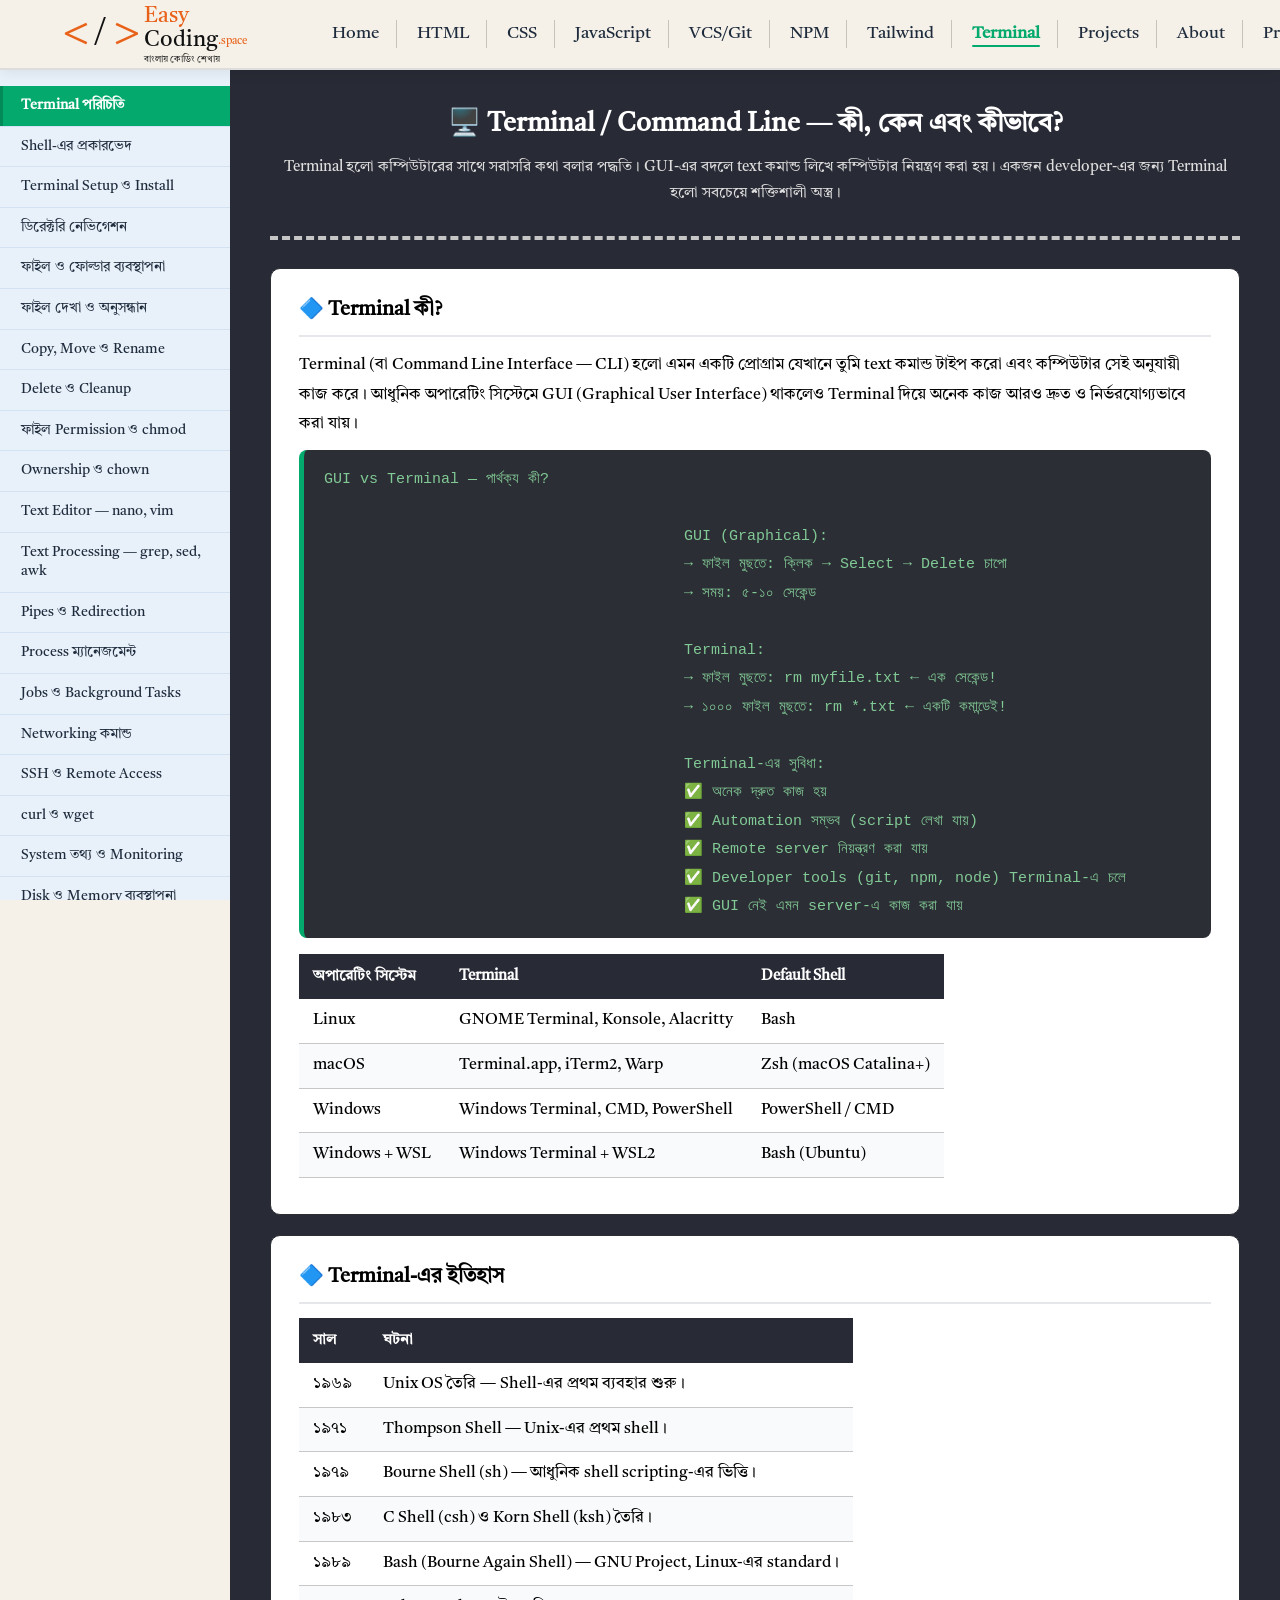
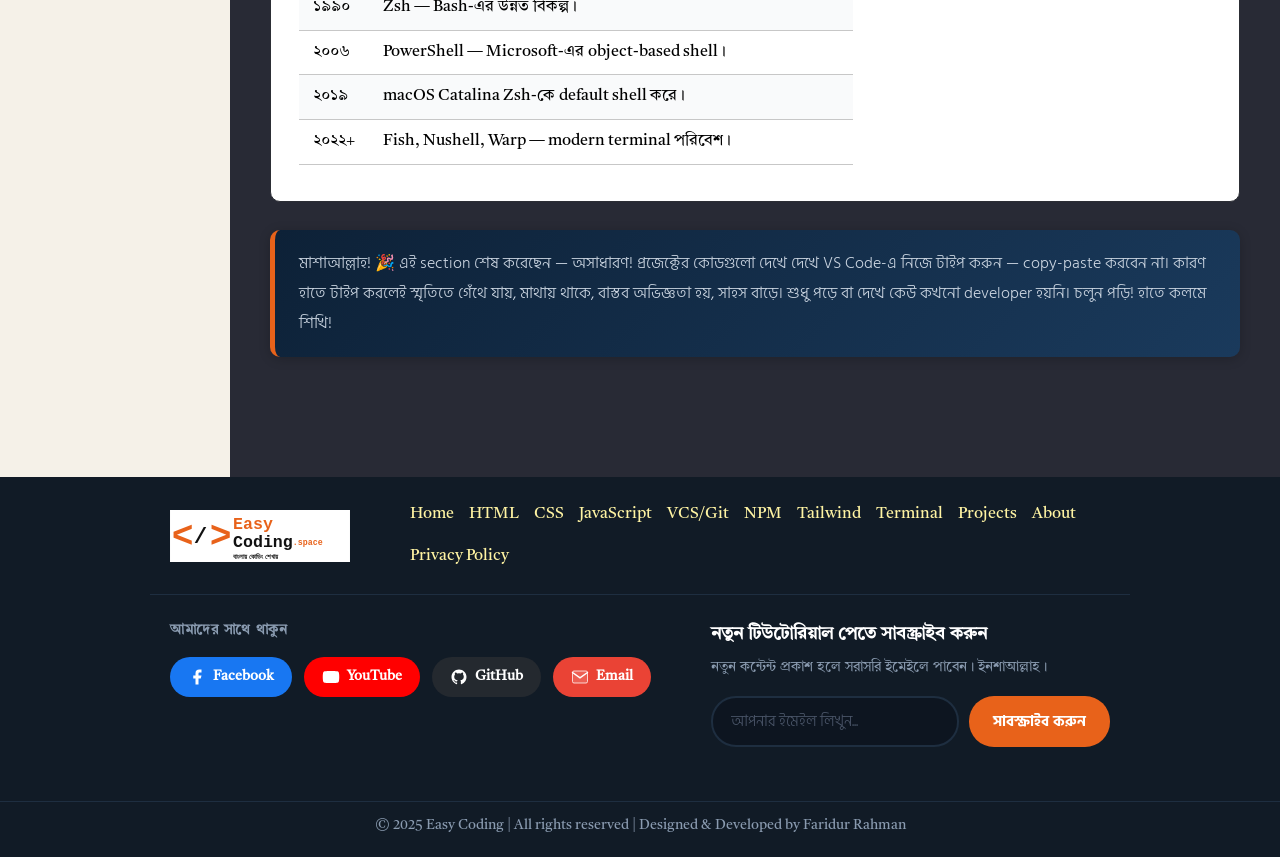
<file: terminal.html>
<!DOCTYPE html>
<html lang="bn">

<head>
     <meta charset="UTF-8" />
     <meta name="viewport" content="width=device-width, initial-scale=1.0" />
     <meta http-equiv="X-UA-Compatible" content="IE=edge" />
     <title>Terminal / Command Line টিউটোরিয়াল — Bash, Zsh, PowerShell – Easy Coding Space</title>
     <meta name="description"
          content="সহজ বাংলায় Terminal, Command Line, Bash, Zsh ও PowerShell শিখুন। নেভিগেশন, ফাইল ম্যানেজমেন্ট, পার্মিশন, স্ক্রিপ্টিং — সম্পূর্ণ গাইড।" />
     <meta name="keywords"
          content="terminal বাংলা, command line বাংলা, bash বাংলা, zsh বাংলা, linux command bangla, terminal tutorial bangla, easycoding.space" />
     <meta name="author" content="ফরীদুর রহমান — Easy Coding Space" />
     <meta name="robots" content="index, follow, max-snippet:-1, max-image-preview:large" />
     <link rel="canonical" href="https://easycoding.space/terminal.html" />
     <meta property="og:type" content="article" />
     <meta property="og:url" content="https://easycoding.space/terminal.html" />
     <meta property="og:title" content="Terminal / Command Line — Bash, Zsh, PowerShell – Easy Coding Space" />
     <meta property="og:description" content="বাংলায় Terminal, Bash, Zsh ও PowerShell শেখার সম্পূর্ণ গাইড।" />
     <meta property="og:site_name" content="Easy Coding Space" />
     <meta property="og:locale" content="bn_BD" />
     <meta name="twitter:card" content="summary_large_image" />
     <meta name="twitter:title" content="Terminal টিউটোরিয়াল – Easy Coding Space" />
     <meta name="theme-color" content="#1D2B3A" />
     <link rel="icon" type="image/svg+xml" href="./images/favicon.svg" />
     <link rel="preconnect" href="https://fonts.googleapis.com" />
     <link rel="preconnect" href="https://fonts.gstatic.com" crossorigin />
     <link rel="stylesheet" href="./css/min.css" />
     <link rel="stylesheet" href="./css/style.css" />
     <script type="application/ld+json">
  {
    "@context": "https://schema.org",
    "@type": "TechArticle",
    "headline": "Terminal / Command Line — Bash, Zsh, PowerShell সম্পূর্ণ গাইড",
    "description": "সহজ বাংলা ভাষায় Terminal, Bash, Zsh ও PowerShell শেখার সম্পূর্ণ গাইড।",
    "url": "https://easycoding.space/terminal.html",
    "inLanguage": "bn",
    "isAccessibleForFree": true,
    "author": { "@type": "Person", "name": "ফরীদুর রহমান", "url": "https://easycoding.space/" },
    "publisher": { "@type": "EducationalOrganization", "name": "Easy Coding Space", "url": "https://easycoding.space/" },
    "datePublished": "2025-01-01",
    "dateModified": "2026-06-04",
    "educationalLevel": "Beginner to Intermediate",
    "teaches": ["Terminal","Bash","Zsh","PowerShell","Command Line","Shell Scripting","File System","Permissions","Processes","Networking"]
  }
  </script>
</head>

<body>

     <!-- ===== HEADER ===== -->
     <header>
          <div class="container">
               <div class="header-inner">
                    <a href="./index.html">
                         <svg xmlns="http://www.w3.org/2000/svg" viewBox="0 0 520 150" width="300" height="90">
                              <text x="5" y="78" font-family="'Courier New', monospace" font-size="105"
                                   font-weight="900" fill="#E8621A" dominant-baseline="middle">&lt;</text>
                              <text x="88" y="78" font-family="'Courier New', monospace" font-size="65"
                                   font-weight="900" fill="#111111" text-anchor="middle"
                                   dominant-baseline="middle">/</text>
                              <text x="115" y="78" font-family="'Courier New', monospace" font-size="105"
                                   font-weight="900" fill="#E8621A" dominant-baseline="middle">&gt;</text>
                              <text x="182" y="42" font-family="'Courier New', monospace" font-size="48"
                                   font-weight="900" fill="#E8621A" dominant-baseline="middle">Easy</text>
                              <text x="182" y="95" font-family="'Courier New', monospace" font-size="48"
                                   font-weight="900" fill="#111111" dominant-baseline="middle">Coding<tspan
                                        font-size="24" font-weight="900" fill="#E8621A">.space</tspan></text>
                              <text x="182" y="135" font-family="'Hind Siliguri', Arial, sans-serif" font-size="20"
                                   font-weight="700" fill="#222222" dominant-baseline="middle">বাংলায় কোডিং
                                   শেখায়</text>
                         </svg>
                    </a>
                    <nav>
                         <ul class="nav-list">
                              <li class="bor_none"><a href="./index.html">Home</a></li>
                              <li><a href="./html.html">HTML</a></li>
                              <li><a href="./css.html">CSS</a></li>
                              <li><a href="./js.html">JavaScript</a></li>
                              <li><a href="./VCS.html">VCS/Git</a></li>
                              <li><a href="./npm.html">NPM</a></li>
                              <li><a href="./tailwind.html">Tailwind</a></li>
                              <li><a href="./terminal.html">Terminal</a></li>
                              <li><a href="./projects.html">Projects</a></li>
        <li><a href="./about.html">About</a></li>
        <li><a href="./privacy-policy.html">Privacy Policy</a></li>
                         </ul>
                    </nav>
                    <button class="hamburger" aria-label="মেনু খোলো" aria-expanded="false">
                         <span></span><span></span><span></span>
                    </button>
               </div>
          </div>
     </header>

     <nav class="nav-drawer">
          <ul>
               <li><a href="./index.html">Home</a></li>
               <li><a href="./html.html">HTML</a></li>
               <li><a href="./css.html">CSS</a></li>
               <li><a href="./js.html">JavaScript</a></li>
               <li><a href="./VCS.html">VCS/Git</a></li>
               <li><a href="./npm.html">NPM</a></li>
               <li><a href="./tailwind.html">Tailwind</a></li>
               <li><a href="./terminal.html">Terminal</a></li>
               <li><a href="./projects.html">Projects</a></li>
        <li><a href="./about.html">About</a></li>
        <li><a href="./privacy-policy.html">Privacy Policy</a></li>
          </ul>
     </nav>

     <main>
          <div class="sidebar-overlay"></div>
          <button class="sidebar-toggle" aria-label="টপিক মেনু">
               <svg viewBox="0 0 24 24" fill="none" stroke="currentColor" stroke-width="2">
                    <line x1="3" y1="6" x2="21" y2="6" />
                    <line x1="3" y1="12" x2="21" y2="12" />
                    <line x1="3" y1="18" x2="21" y2="18" />
               </svg>
               টপিক
          </button>

          <div class="wrapper">
               <div class="d_flex">
                    <aside>
                         <ul>
                              <!-- পরিচিতি -->
                              <li><a href="#Term-Intro">Terminal পরিচিতি</a></li>
                              <li><a href="#Term-Types">Shell-এর প্রকারভেদ</a></li>
                              <li><a href="#Term-Setup">Terminal Setup ও Install</a></li>
                              <!-- Navigation -->
                              <li><a href="#Term-Navigation">ডিরেক্টরি নেভিগেশন</a></li>
                              <li><a href="#Term-Files">ফাইল ও ফোল্ডার ব্যবস্থাপনা</a></li>
                              <li><a href="#Term-View">ফাইল দেখা ও অনুসন্ধান</a></li>
                              <li><a href="#Term-Copy">Copy, Move ও Rename</a></li>
                              <li><a href="#Term-Delete">Delete ও Cleanup</a></li>
                              <!-- Permissions -->
                              <li><a href="#Term-Permissions">ফাইল Permission ও chmod</a></li>
                              <li><a href="#Term-Ownership">Ownership ও chown</a></li>
                              <!-- Text Processing -->
                              <li><a href="#Term-TextEdit">Text Editor — nano, vim</a></li>
                              <li><a href="#Term-TextProcess">Text Processing — grep, sed, awk</a></li>
                              <li><a href="#Term-Pipes">Pipes ও Redirection</a></li>
                              <!-- Process -->
                              <li><a href="#Term-Process">Process ম্যানেজমেন্ট</a></li>
                              <li><a href="#Term-Jobs">Jobs ও Background Tasks</a></li>
                              <!-- Networking -->
                              <li><a href="#Term-Network">Networking কমান্ড</a></li>
                              <li><a href="#Term-SSH">SSH ও Remote Access</a></li>
                              <li><a href="#Term-Curl">curl ও wget</a></li>
                              <!-- System -->
                              <li><a href="#Term-System">System তথ্য ও Monitoring</a></li>
                              <li><a href="#Term-Disk">Disk ও Memory ব্যবস্থাপনা</a></li>
                              <li><a href="#Term-Users">User ও Group ম্যানেজমেন্ট</a></li>
                              <li><a href="#Term-Env">Environment Variables</a></li>
                              <!-- Scripting -->
                              <li><a href="#Bash-Intro">Bash Scripting পরিচিতি</a></li>
                              <li><a href="#Bash-Variables">Variables ও Data Types</a></li>
                              <li><a href="#Bash-Conditions">Conditions ও if-else</a></li>
                              <li><a href="#Bash-Loops">Loops — for, while, until</a></li>
                              <li><a href="#Bash-Functions">Functions</a></li>
                              <li><a href="#Bash-Arrays">Arrays</a></li>
                              <li><a href="#Bash-Input">User Input ও Arguments</a></li>
                              <li><a href="#Bash-FileOps">File Operations in Script</a></li>
                              <li><a href="#Bash-Error">Error Handling ও Exit Codes</a></li>
                              <li><a href="#Bash-Advanced">Advanced Bash — Regex, Here-doc</a></li>
                              <!-- Zsh -->
                              <li><a href="#Zsh-Intro">Zsh পরিচিতি ও Oh My Zsh</a></li>
                              <li><a href="#Zsh-Config">Zsh Config ও .zshrc</a></li>
                              <li><a href="#Zsh-Plugins">Zsh Plugins ও Themes</a></li>
                              <!-- PowerShell -->
                              <li><a href="#PS-Intro">PowerShell পরিচিতি</a></li>
                              <li><a href="#PS-Commands">PowerShell কমান্ড সমূহ</a></li>
                              <li><a href="#PS-Scripting">PowerShell Scripting</a></li>
                              <!-- Reference -->
                              <li><a href="#Term-Reference">Command Reference Cheatsheet</a></li>
                         </ul>
                    </aside>

                    <div class="content">

                         <!-- ================================================================
               সেকশন ১: Terminal পরিচিতি
          ================================================================ -->
                         <section id="Term-Intro" class="ec-section">
                              <h1 class="center" id="term-intro-heading">🖥️ Terminal / Command Line — কী, কেন এবং
                                   কীভাবে?</h1>
                              <p class="center">Terminal হলো কম্পিউটারের সাথে সরাসরি কথা বলার পদ্ধতি। GUI-এর বদলে text
                                   কমান্ড লিখে কম্পিউটার
                                   নিয়ন্ত্রণ করা হয়। একজন developer-এর জন্য Terminal হলো সবচেয়ে শক্তিশালী অস্ত্র।</p>
                              <hr class="section-divider" />

                              <div class="example-box">
                                   <h2>🔷 Terminal কী?</h2>
                                   <p>
                                        <strong>Terminal</strong> (বা Command Line Interface — CLI) হলো এমন একটি
                                        প্রোগ্রাম যেখানে তুমি text কমান্ড টাইপ
                                        করো এবং কম্পিউটার সেই অনুযায়ী কাজ করে।
                                        আধুনিক অপারেটিং সিস্টেমে GUI (Graphical User Interface) থাকলেও Terminal দিয়ে
                                        অনেক কাজ আরও দ্রুত ও
                                        নির্ভরযোগ্যভাবে করা যায়।
                                   </p>

                                   <div class="code-box">GUI vs Terminal — পার্থক্য কী?

                                        GUI (Graphical):
                                        → ফাইল মুছতে: ক্লিক → Select → Delete চাপো
                                        → সময়: ৫-১০ সেকেন্ড

                                        Terminal:
                                        → ফাইল মুছতে: rm myfile.txt ← এক সেকেন্ড!
                                        → ১০০০ ফাইল মুছতে: rm *.txt ← একটি কমান্ডেই!

                                        Terminal-এর সুবিধা:
                                        ✅ অনেক দ্রুত কাজ হয়
                                        ✅ Automation সম্ভব (script লেখা যায়)
                                        ✅ Remote server নিয়ন্ত্রণ করা যায়
                                        ✅ Developer tools (git, npm, node) Terminal-এ চলে
                                        ✅ GUI নেই এমন server-এ কাজ করা যায়</div>

                                   <table class="size-chart">
                                        <thead>
                                             <tr>
                                                  <th>অপারেটিং সিস্টেম</th>
                                                  <th>Terminal</th>
                                                  <th>Default Shell</th>
                                             </tr>
                                        </thead>
                                        <tbody>
                                             <tr>
                                                  <td><strong>Linux</strong></td>
                                                  <td>GNOME Terminal, Konsole, Alacritty</td>
                                                  <td>Bash</td>
                                             </tr>
                                             <tr>
                                                  <td><strong>macOS</strong></td>
                                                  <td>Terminal.app, iTerm2, Warp</td>
                                                  <td>Zsh (macOS Catalina+)</td>
                                             </tr>
                                             <tr>
                                                  <td><strong>Windows</strong></td>
                                                  <td>Windows Terminal, CMD, PowerShell</td>
                                                  <td>PowerShell / CMD</td>
                                             </tr>
                                             <tr>
                                                  <td><strong>Windows + WSL</strong></td>
                                                  <td>Windows Terminal + WSL2</td>
                                                  <td>Bash (Ubuntu)</td>
                                             </tr>
                                        </tbody>
                                   </table>
                              </div>

                              <div class="example-box">
                                   <h2>🔷 Terminal-এর ইতিহাস</h2>
                                   <table class="size-chart">
                                        <thead>
                                             <tr>
                                                  <th>সাল</th>
                                                  <th>ঘটনা</th>
                                             </tr>
                                        </thead>
                                        <tbody>
                                             <tr>
                                                  <td><strong>১৯৬৯</strong></td>
                                                  <td>Unix OS তৈরি — Shell-এর প্রথম ব্যবহার শুরু।</td>
                                             </tr>
                                             <tr>
                                                  <td><strong>১৯৭১</strong></td>
                                                  <td>Thompson Shell — Unix-এর প্রথম shell।</td>
                                             </tr>
                                             <tr>
                                                  <td><strong>১৯৭৯</strong></td>
                                                  <td>Bourne Shell (sh) — আধুনিক shell scripting-এর ভিত্তি।</td>
                                             </tr>
                                             <tr>
                                                  <td><strong>১৯৮৩</strong></td>
                                                  <td>C Shell (csh) ও Korn Shell (ksh) তৈরি।</td>
                                             </tr>
                                             <tr>
                                                  <td><strong>১৯৮৯</strong></td>
                                                  <td>Bash (Bourne Again Shell) — GNU Project, Linux-এর standard।</td>
                                             </tr>
                                             <tr>
                                                  <td><strong>১৯৯০</strong></td>
                                                  <td>Zsh — Bash-এর উন্নত বিকল্প।</td>
                                             </tr>
                                             <tr>
                                                  <td><strong>২০০৬</strong></td>
                                                  <td>PowerShell — Microsoft-এর object-based shell।</td>
                                             </tr>
                                             <tr>
                                                  <td><strong>২০১৯</strong></td>
                                                  <td>macOS Catalina Zsh-কে default shell করে।</td>
                                             </tr>
                                             <tr>
                                                  <td><strong>২০২২+</strong></td>
                                                  <td>Fish, Nushell, Warp — modern terminal পরিবেশ।</td>
                                             </tr>
                                        </tbody>
                                   </table>
                              </div>
                         
            <p class="section-done-msg">মাশাআল্লাহ! 🎉 এই section শেষ করেছেন — অসাধারণ! প্রজেক্টের কোডগুলো দেখে দেখে VS Code-এ নিজে টাইপ করুন — copy-paste করবেন না। কারণ হাতে টাইপ করলেই স্মৃতিতে গেঁথে যায়, মাথায় থাকে, বাস্তব অভিজ্ঞতা হয়, সাহস বাড়ে। শুধু পড়ে বা দেখে কেউ কখনো developer হয়নি। চলুন পড়ি! হাতে কলমে শিখি!</p>
          </section>

                         <!-- ================================================================
               সেকশন ২: Shell-এর প্রকারভেদ
          ================================================================ -->
                         <section id="Term-Types" class="ec-section">
                              <h1 class="center">🐚 Shell-এর প্রকারভেদ</h1>
                              <p class="center">Shell হলো সেই প্রোগ্রাম যা তোমার কমান্ড পড়ে OS-কে বলে দেয় কী করতে হবে।
                              </p>
                              <hr class="section-divider" />

                              <div class="example-box">
                                   <h2>🔷 জনপ্রিয় Shell সমূহ তুলনা</h2>
                                   <table class="size-chart">
                                        <thead>
                                             <tr>
                                                  <th>Shell</th>
                                                  <th>পূর্ণ নাম</th>
                                                  <th>OS</th>
                                                  <th>বিশেষত্ব</th>
                                                  <th>কার জন্য?</th>
                                             </tr>
                                        </thead>
                                        <tbody>
                                             <tr>
                                                  <td><strong>Bash</strong></td>
                                                  <td>Bourne Again Shell</td>
                                                  <td>Linux, macOS, WSL</td>
                                                  <td>সবচেয়ে প্রচলিত, scripting-এ সেরা</td>
                                                  <td>সবার জন্য ✅</td>
                                             </tr>
                                             <tr>
                                                  <td><strong>Zsh</strong></td>
                                                  <td>Z Shell</td>
                                                  <td>macOS (default), Linux</td>
                                                  <td>Auto-complete, themes, plugins</td>
                                                  <td>macOS users ✅</td>
                                             </tr>
                                             <tr>
                                                  <td><strong>Fish</strong></td>
                                                  <td>Friendly Interactive Shell</td>
                                                  <td>Linux, macOS</td>
                                                  <td>সহজ syntax, auto-suggest</td>
                                                  <td>Beginners ✅</td>
                                             </tr>
                                             <tr>
                                                  <td><strong>PowerShell</strong></td>
                                                  <td>—</td>
                                                  <td>Windows (cross-platform)</td>
                                                  <td>Object-based, .NET integration</td>
                                                  <td>Windows users ✅</td>
                                             </tr>
                                             <tr>
                                                  <td><strong>CMD</strong></td>
                                                  <td>Command Prompt</td>
                                                  <td>Windows</td>
                                                  <td>পুরনো, সীমিত ক্ষমতা</td>
                                                  <td>Legacy কাজে</td>
                                             </tr>
                                             <tr>
                                                  <td><strong>sh</strong></td>
                                                  <td>Bourne Shell</td>
                                                  <td>Unix/Linux</td>
                                                  <td>POSIX-compliant, portable</td>
                                                  <td>Server scripting</td>
                                             </tr>
                                        </tbody>
                                   </table>

                                   <div class="code-box"># তোমার বর্তমান shell কোনটা?
                                        echo $SHELL # /bin/bash বা /bin/zsh দেখাবে

                                        # কোন কোন shell আছে?
                                        cat /etc/shells

                                        # Shell পরিবর্তন করো
                                        chsh -s /bin/zsh # Zsh-এ যাও
                                        chsh -s /bin/bash # Bash-এ ফিরে আসো

                                        # Bash version দেখো
                                        bash --version

                                        # Zsh version দেখো
                                        zsh --version</div>

                                   <div class="tip-box">
                                        ✅ <strong>কোনটা দিয়ে শুরু করবে?</strong><br />
                                        → <strong>Linux/WSL:</strong> <strong>Bash</strong> — সব জায়গায় আছে,
                                        documentation সবচেয়ে বেশি<br />
                                        → <strong>macOS:</strong> <strong>Zsh</strong> — already default, Oh My Zsh
                                        দিয়ে upgrade করো<br />
                                        → <strong>Windows:</strong> <strong>WSL2 + Bash</strong> — Linux environment
                                        পাবে Windows-এ
                                   </div>
                              </div>
                         
            <p class="section-done-msg">মাশাআল্লাহ! 🎉 এই section শেষ করেছেন — অসাধারণ! প্রজেক্টের কোডগুলো দেখে দেখে VS Code-এ নিজে টাইপ করুন — copy-paste করবেন না। কারণ হাতে টাইপ করলেই স্মৃতিতে গেঁথে যায়, মাথায় থাকে, বাস্তব অভিজ্ঞতা হয়, সাহস বাড়ে। শুধু পড়ে বা দেখে কেউ কখনো developer হয়নি। চলুন পড়ি! হাতে কলমে শিখি!</p>
          </section>

                         <!-- ================================================================
               সেকশন ৩: Terminal Setup
          ================================================================ -->
                         <section id="Term-Setup" class="ec-section">
                              <h1 class="center">⚙️ Terminal Setup ও Install</h1>
                              <hr class="section-divider" />

                              <div class="example-box">
                                   <h2>🔷 Windows-এ WSL2 সেটআপ (সবচেয়ে গুরুত্বপূর্ণ)</h2>
                                   <p>
                                        Windows-এ Linux Terminal ব্যবহার করতে <strong>WSL2</strong> (Windows Subsystem
                                        for Linux) হলো সেরা উপায়।
                                        এটি দিয়ে Windows-এর ভেতরেই পূর্ণাঙ্গ Linux পরিবেশ পাওয়া যায়।
                                   </p>

                                   <div class="code-box"># Step 1: PowerShell (Admin) খোলো এবং চালাও:
                                        wsl --install

                                        # Step 2: Restart করো
                                        # Step 3: Ubuntu ওপেন হবে, username ও password সেট করো

                                        # অন্য distro install করতে:
                                        wsl --list --online # available distro দেখো
                                        wsl --install -d Ubuntu-22.04

                                        # WSL version চেক
                                        wsl --version

                                        # বর্তমান WSL list
                                        wsl --list --verbose</div>

                                   <h3><span class="tag-badge" style="background:#dbeafe;color:#1e40af;">Windows
                                             Terminal ইনস্টল</span></h3>
                                   <div class="code-box"># Microsoft Store থেকে "Windows Terminal" ডাউনলোড করো
                                        # অথবা winget দিয়ে:
                                        winget install --id Microsoft.WindowsTerminal -e

                                        # Windows Terminal খুলে Dropdown থেকে Ubuntu বেছে নাও</div>
                              </div>

                              <div class="example-box">
                                   <h2>🔷 macOS Terminal Setup</h2>
                                   <div class="code-box"># iTerm2 ইনস্টল (সেরা macOS terminal)
                                        # https://iterm2.com/ থেকে ডাউনলোড করো
                                        # অথবা Homebrew দিয়ে:
                                        brew install --cask iterm2

                                        # Homebrew ইনস্টল করো (macOS package manager)
                                        /bin/bash -c "$(curl -fsSL
                                        https://raw.githubusercontent.com/Homebrew/install/HEAD/install.sh)"

                                        # Xcode Command Line Tools (অপরিহার্য)
                                        xcode-select --install</div>
                              </div>

                              <div class="example-box">
                                   <h2>🔷 Linux Terminal — কিছু জনপ্রিয় বিকল্প</h2>
                                   <div class="code-box"># Ubuntu/Debian-এ Terminator ইনস্টল (split-pane terminal)
                                        sudo apt install terminator

                                        # Alacritty (GPU-accelerated, দ্রুত)
                                        sudo add-apt-repository ppa:aslatter/ppa
                                        sudo apt install alacritty

                                        # Kitty (feature-rich)
                                        curl -L https://sw.kovidgoyal.net/kitty/installer.sh | sh /dev/stdin</div>

                                   <div class="tip-box">
                                        ✅ <strong>Recommended Setup:</strong><br />
                                        → Windows: <strong>Windows Terminal + WSL2 (Ubuntu) + Oh My Zsh</strong><br />
                                        → macOS: <strong>iTerm2 + Zsh + Oh My Zsh</strong><br />
                                        → Linux: <strong>Alacritty বা GNOME Terminal + Bash/Zsh</strong>
                                   </div>
                              </div>
                         
            <p class="section-done-msg">মাশাআল্লাহ! 🎉 এই section শেষ করেছেন — অসাধারণ! প্রজেক্টের কোডগুলো দেখে দেখে VS Code-এ নিজে টাইপ করুন — copy-paste করবেন না। কারণ হাতে টাইপ করলেই স্মৃতিতে গেঁথে যায়, মাথায় থাকে, বাস্তব অভিজ্ঞতা হয়, সাহস বাড়ে। শুধু পড়ে বা দেখে কেউ কখনো developer হয়নি। চলুন পড়ি! হাতে কলমে শিখি!</p>
          </section>

                         <!-- ================================================================
               সেকশন ৪: ডিরেক্টরি নেভিগেশন
          ================================================================ -->
                         <section id="Term-Navigation" class="ec-section">
                              <h1 class="center">🗂️ ডিরেক্টরি নেভিগেশন</h1>
                              <p class="center">Terminal-এ কাজ করতে হলে প্রথমেই শিখতে হবে — কোথায় আছি, কোথায় যাবো।</p>
                              <hr class="section-divider" />

                              <div class="example-box">
                                   <h2>🔷 pwd, ls, cd — তিনটি সবচেয়ে গুরুত্বপূর্ণ কমান্ড</h2>
                                   <div class="code-box"># pwd — Print Working Directory (এখন কোথায় আছি?)
                                        pwd
                                        # Output: /home/farid/projects

                                        # ls — List (ফোল্ডারের ভেতরে কী আছে?)
                                        ls # simple list
                                        ls -l # detailed list (permission, size, date)
                                        ls -a # hidden ফাইলও দেখাও (. দিয়ে শুরু)
                                        ls -la # detailed + hidden
                                        ls -lh # human-readable size (KB, MB)
                                        ls -lt # সময় অনুযায়ী sort
                                        ls -lS # size অনুযায়ী sort
                                        ls -R # recursive (sub-folder-ও)
                                        ls /etc # নির্দিষ্ট path-এর list

                                        # cd — Change Directory (অন্য ফোল্ডারে যাও)
                                        cd /home/farid # absolute path দিয়ে
                                        cd projects # relative path দিয়ে
                                        cd .. # এক ফোল্ডার উপরে
                                        cd ../.. # দুই ফোল্ডার উপরে
                                        cd ~ # home directory-তে যাও
                                        cd - # আগের ফোল্ডারে ফিরে যাও
                                        cd # home-এ যাও (~ ছাড়াও)</div>

                                   <h3>Path-এর ধরন বোঝা</h3>
                                   <div class="code-box"># Absolute Path — root (/) থেকে শুরু
                                        /home/farid/projects/myapp # সম্পূর্ণ address

                                        # Relative Path — বর্তমান location থেকে
                                        projects/myapp # বর্তমান থেকে নিচে
                                        ../documents # বর্তমান থেকে উপরে, তারপর নিচে

                                        # Special Symbols
                                        ~ → home directory (/home/farid বা /Users/farid)
                                        . → বর্তমান ডিরেক্টরি
                                        .. → এক ফোল্ডার উপরের ডিরেক্টরি
                                        / → root directory (Linux/macOS)
                                        C:\ → root drive (Windows)</div>

                                   <table class="size-chart">
                                        <thead>
                                             <tr>
                                                  <th>Linux/macOS Path</th>
                                                  <th>কী থাকে</th>
                                             </tr>
                                        </thead>
                                        <tbody>
                                             <tr>
                                                  <td><code>/</code></td>
                                                  <td>Root — সবকিছুর শুরু</td>
                                             </tr>
                                             <tr>
                                                  <td><code>/home/farid</code></td>
                                                  <td>User-এর home directory (Linux)</td>
                                             </tr>
                                             <tr>
                                                  <td><code>/Users/farid</code></td>
                                                  <td>User-এর home directory (macOS)</td>
                                             </tr>
                                             <tr>
                                                  <td><code>/etc</code></td>
                                                  <td>System configuration ফাইল</td>
                                             </tr>
                                             <tr>
                                                  <td><code>/var/log</code></td>
                                                  <td>Log ফাইলসমূহ</td>
                                             </tr>
                                             <tr>
                                                  <td><code>/tmp</code></td>
                                                  <td>Temporary ফাইল (restart-এ মুছে যায়)</td>
                                             </tr>
                                             <tr>
                                                  <td><code>/usr/bin</code></td>
                                                  <td>Installed programs (ls, git, node...)</td>
                                             </tr>
                                             <tr>
                                                  <td><code>/usr/local</code></td>
                                                  <td>Manually installed software</td>
                                             </tr>
                                        </tbody>
                                   </table>
                              </div>

                              <div class="example-box">
                                   <h2>🔷 tree — ফোল্ডার Structure দেখো</h2>
                                   <div class="code-box"># tree ইনস্টল করো
                                        sudo apt install tree # Ubuntu/Debian
                                        brew install tree # macOS

                                        # ব্যবহার
                                        tree # বর্তমান ফোল্ডার
                                        tree /home/farid/projects # নির্দিষ্ট path
                                        tree -L 2 # মাত্র ২ স্তর গভীর
                                        tree -a # hidden ফাইলও দেখাও
                                        tree -d # শুধু directories
                                        tree --dirsfirst # ফোল্ডার আগে

                                        # Output উদাহরণ:
                                        .
                                        ├── index.html
                                        ├── css/
                                        │ ├── style.css
                                        │ └── min.css
                                        ├── js/
                                        │ └── script.js
                                        └── images/
                                        └── logo.png</div>
                              </div>
                         
            <p class="section-done-msg">মাশাআল্লাহ! 🎉 এই section শেষ করেছেন — অসাধারণ! প্রজেক্টের কোডগুলো দেখে দেখে VS Code-এ নিজে টাইপ করুন — copy-paste করবেন না। কারণ হাতে টাইপ করলেই স্মৃতিতে গেঁথে যায়, মাথায় থাকে, বাস্তব অভিজ্ঞতা হয়, সাহস বাড়ে। শুধু পড়ে বা দেখে কেউ কখনো developer হয়নি। চলুন পড়ি! হাতে কলমে শিখি!</p>
          </section>

                         <!-- ================================================================
               সেকশন ৫: ফাইল ও ফোল্ডার ব্যবস্থাপনা
          ================================================================ -->
                         <section id="Term-Files" class="ec-section">
                              <h1 class="center">📁 ফাইল ও ফোল্ডার তৈরি করা</h1>
                              <hr class="section-divider" />

                              <div class="example-box">
                                   <h2>🔷 mkdir ও touch — তৈরি করা</h2>
                                   <div class="code-box"># mkdir — Make Directory (ফোল্ডার তৈরি)
                                        mkdir myproject # একটি ফোল্ডার
                                        mkdir src css js images # একসাথে কয়েকটি
                                        mkdir -p a/b/c # nested (parent নেই হলেও তৈরি করো)
                                        mkdir -p src/{components,pages,hooks} # একসাথে sub-folder

                                        # touch — ফাইল তৈরি (বা timestamp আপডেট)
                                        touch index.html # ফাইল তৈরি
                                        touch style.css script.js # একসাথে কয়েকটি
                                        touch src/{App.js,index.js} # sub-folder-এ

                                        # echo দিয়ে content সহ ফাইল তৈরি
                                        echo "Hello World" > hello.txt
                                        echo '{"name":"my-app"}' > package.json

                                        # cat দিয়ে multi-line content লেখো
                                        cat > config.txt &lt;&lt; EOF
                                        server=localhost
                                        port=3000
                                        debug=true
                                        EOF</div>
                              </div>

                              <div class="example-box">
                                   <h2>🔷 একটি Project Structure তৈরির উদাহরণ</h2>
                                   <div class="code-box"># একটি Web Project setup করো — শুধু কমান্ড দিয়ে!
                                        mkdir my-website
                                        cd my-website

                                        # ফোল্ডার Structure তৈরি
                                        mkdir -p src/{html,css,js,images}
                                        mkdir -p dist

                                        # ফাইল তৈরি
                                        touch src/html/index.html
                                        touch src/css/{style.css,reset.css}
                                        touch src/js/{main.js,utils.js}
                                        touch README.md
                                        touch .gitignore

                                        # ফলাফল দেখো
                                        tree my-website
                                        # my-website/
                                        # ├── README.md
                                        # ├── .gitignore
                                        # ├── dist/
                                        # └── src/
                                        # ├── html/
                                        # │ └── index.html
                                        # ├── css/
                                        # │ ├── style.css
                                        # │ └── reset.css
                                        # ├── js/
                                        # │ ├── main.js
                                        # │ └── utils.js
                                        # └── images/</div>
                              </div>
                         
            <p class="section-done-msg">মাশাআল্লাহ! 🎉 এই section শেষ করেছেন — অসাধারণ! প্রজেক্টের কোডগুলো দেখে দেখে VS Code-এ নিজে টাইপ করুন — copy-paste করবেন না। কারণ হাতে টাইপ করলেই স্মৃতিতে গেঁথে যায়, মাথায় থাকে, বাস্তব অভিজ্ঞতা হয়, সাহস বাড়ে। শুধু পড়ে বা দেখে কেউ কখনো developer হয়নি। চলুন পড়ি! হাতে কলমে শিখি!</p>
          </section>

                         <!-- ================================================================
               সেকশন ৬: ফাইল দেখা ও অনুসন্ধান
          ================================================================ -->
                         <section id="Term-View" class="ec-section">
                              <h1 class="center">👁️ ফাইল দেখা ও অনুসন্ধান</h1>
                              <hr class="section-divider" />

                              <div class="example-box">
                                   <h2>🔷 ফাইল Content দেখা</h2>
                                   <div class="code-box"># cat — পুরো ফাইল দেখো
                                        cat file.txt
                                        cat -n file.txt # line number সহ
                                        cat file1.txt file2.txt # একাধিক ফাইল একসাথে

                                        # less — বড় ফাইল পেজ করে দেখো
                                        less bigfile.log
                                        # Navigation: j=নিচে, k=উপরে, space=পেজ, q=বের হও, /=search

                                        # more — simple pager
                                        more file.txt

                                        # head — শুরুর কিছু line দেখো
                                        head file.txt # প্রথম ১০ line
                                        head -n 20 file.txt # প্রথম ২০ line
                                        head -c 100 file.txt # প্রথম ১০০ character

                                        # tail — শেষের কিছু line দেখো
                                        tail file.txt # শেষ ১০ line
                                        tail -n 50 file.txt # শেষ ৫০ line
                                        tail -f server.log # real-time follow (log দেখার জন্য!)
                                        tail -f -n 100 app.log # শেষ ১০০ line থেকে follow</div>

                                   <h3>find — ফাইল খোঁজা</h3>
                                   <div class="code-box"># find — ফাইল ও ফোল্ডার খোঁজো
                                        find . -name "index.html" # নাম দিয়ে খোঁজো
                                        find . -name "*.css" # wildcard
                                        find /home -name "*.log" # নির্দিষ্ট path-এ
                                        find . -type f # শুধু ফাইল
                                        find . -type d # শুধু directory
                                        find . -size +1M # ১ MB-এর বেশি
                                        find . -size -100k # ১০০ KB-এর কম
                                        find . -newer index.html # index.html-এর পরে modified
                                        find . -mtime -7 # শেষ ৭ দিনে modified
                                        find . -name "*.tmp" -delete # খুঁজে মুছে ফেলো
                                        find . -name "*.js" -exec wc -l {} \; # প্রতিটিতে কমান্ড চালাও

                                        # locate — দ্রুত খোঁজা (database-based)
                                        sudo updatedb # database আপডেট
                                        locate index.html # যেকোনো জায়গায় খোঁজো

                                        # which — কোনো program কোথায় আছে?
                                        which node # /usr/local/bin/node
                                        which npm
                                        which git</div>
                              </div>

                              <div class="example-box">
                                   <h2>🔷 grep — ফাইলের ভেতরে খোঁজা</h2>
                                   <div class="code-box"># grep — Pattern/Text খোঁজো
                                        grep "error" log.txt # "error" শব্দ খোঁজো
                                        grep -i "error" log.txt # case-insensitive
                                        grep -n "error" log.txt # line number সহ
                                        grep -r "TODO" src/ # recursive (সব sub-folder-এ)
                                        grep -l "TODO" src/*.js # শুধু ফাইলের নাম
                                        grep -v "debug" log.txt # "debug" নেই এমন line
                                        grep -c "error" log.txt # কতটি line match?
                                        grep -A 3 "error" log.txt # match-এর পর ৩ line
                                        grep -B 2 "error" log.txt # match-এর আগে ২ line
                                        grep -E "error|warning" log.txt # regex: error অথবা warning
                                        grep "^Hello" file.txt # line শুরু হয় Hello দিয়ে
                                        grep "world$" file.txt # line শেষ হয় world দিয়ে
                                        grep -w "node" file.txt # exact word match

                                        # Multiple pattern
                                        grep -e "error" -e "warning" log.txt</div>
                              </div>
                         
            <p class="section-done-msg">মাশাআল্লাহ! 🎉 এই section শেষ করেছেন — অসাধারণ! প্রজেক্টের কোডগুলো দেখে দেখে VS Code-এ নিজে টাইপ করুন — copy-paste করবেন না। কারণ হাতে টাইপ করলেই স্মৃতিতে গেঁথে যায়, মাথায় থাকে, বাস্তব অভিজ্ঞতা হয়, সাহস বাড়ে। শুধু পড়ে বা দেখে কেউ কখনো developer হয়নি। চলুন পড়ি! হাতে কলমে শিখি!</p>
          </section>

                         <!-- ================================================================
               সেকশন ৭: Copy, Move ও Rename
          ================================================================ -->
                         <section id="Term-Copy" class="ec-section">
                              <h1 class="center">📋 Copy, Move ও Rename</h1>
                              <hr class="section-divider" />

                              <div class="example-box">
                                   <h2>🔷 cp — Copy করা</h2>
                                   <div class="code-box"># cp — Copy (ফাইল ও ফোল্ডার copy)
                                        cp file.txt backup.txt # ফাইল copy
                                        cp file.txt /backup/ # অন্য ফোল্ডারে
                                        cp file1.txt file2.txt /destination/ # একাধিক ফাইল
                                        cp -r src/ backup/ # ফোল্ডার copy (recursive)
                                        cp -r src/ /var/www/html/ # ফোল্ডার অন্য জায়গায়
                                        cp -i file.txt dest/ # overwrite-এর আগে জিজ্ঞেস করো
                                        cp -u file.txt dest/ # নতুন হলেই copy করো
                                        cp -v file.txt dest/ # verbose (কী হচ্ছে দেখাও)
                                        cp -p file.txt dest/ # permission ও timestamp বজায় রাখো
                                        cp -a src/ backup/ # archive mode (সব attribute সহ)</div>

                                   <h2>🔷 mv — Move ও Rename করা</h2>
                                   <div class="code-box"># mv — Move বা Rename
                                        mv old.txt new.txt # rename
                                        mv file.txt /backup/ # move
                                        mv file.txt /backup/newname.txt # move + rename
                                        mv src/ /var/www/html/ # ফোল্ডার move
                                        mv *.html html/ # সব .html ফাইল html/ ফোল্ডারে
                                        mv -i file.txt dest/ # overwrite-এর আগে জিজ্ঞেস করো
                                        mv -u file.txt dest/ # নতুন হলেই move করো
                                        mv -v file.txt dest/ # verbose

                                        # ফাইল rename করার উদাহরণ
                                        mv index.htm index.html # extension পরিবর্তন
                                        mv "my file.txt" my-file.txt # space থাকলে quote ব্যবহার</div>
                              </div>
                         
            <p class="section-done-msg">মাশাআল্লাহ! 🎉 এই section শেষ করেছেন — অসাধারণ! প্রজেক্টের কোডগুলো দেখে দেখে VS Code-এ নিজে টাইপ করুন — copy-paste করবেন না। কারণ হাতে টাইপ করলেই স্মৃতিতে গেঁথে যায়, মাথায় থাকে, বাস্তব অভিজ্ঞতা হয়, সাহস বাড়ে। শুধু পড়ে বা দেখে কেউ কখনো developer হয়নি। চলুন পড়ি! হাতে কলমে শিখি!</p>
          </section>

                         <!-- ================================================================
               সেকশন ৮: Delete ও Cleanup
          ================================================================ -->
                         <section id="Term-Delete" class="ec-section">
                              <h1 class="center">🗑️ Delete ও Cleanup</h1>
                              <hr class="section-divider" />

                              <div class="example-box">
                                   <h2>🔷 rm — ফাইল মুছা</h2>
                                   <div class="code-box"># rm — Remove (মুছে যাবে, Recycle Bin নেই!)
                                        rm file.txt # ফাইল মুছো
                                        rm file1.txt file2.txt # একাধিক ফাইল
                                        rm *.log # সব .log ফাইল
                                        rm -i file.txt # confirm করো (safe)
                                        rm -r myfolder/ # ফোল্ডার মুছো (recursive)
                                        rm -rf myfolder/ # force + recursive (সাবধান! ⚠️)
                                        rm -v file.txt # verbose

                                        # rmdir — শুধু খালি ফোল্ডার মুছো
                                        rmdir emptyfolder/ # খালি থাকলেই মুছবে

                                        # ⚠️ বিপজ্জনক কমান্ড — কখনো চালাবে না:
                                        # rm -rf / # পুরো system মুছে যাবে!
                                        # rm -rf ~ # home directory মুছে যাবে!
                                        # rm -rf * # বর্তমান folder-এর সব মুছবে!</div>

                                   <div class="tip-box">
                                        ⚠️ <strong>সতর্কতা:</strong> <code>rm</code> দিয়ে মুছলে Recycle Bin যায় না —
                                        সরাসরি চলে যায়!<br />
                                        Safe practice: <code>rm -i</code> ব্যবহার করো confirm-এর জন্য, অথবা
                                        <code>trash-cli</code> ইনস্টল করো:<br />
                                        <code>sudo apt install trash-cli</code> → <code>trash file.txt</code>
                                   </div>

                                   <h2>🔷 Cleanup কমান্ড</h2>
                                   <div class="code-box"># Disk cleanup
                                        sudo apt autoremove # অব্যবহৃত packages সরাও (Ubuntu)
                                        sudo apt clean # package cache পরিষ্কার করো
                                        npm cache clean --force # npm cache পরিষ্কার
                                        pip cache purge # pip cache পরিষ্কার

                                        # temp files মুছো
                                        rm -rf /tmp/* # temp ফাইল
                                        rm -rf ~/.cache/* # user cache

                                        # বড় ফাইল খুঁজে বের করো
                                        du -sh * # বর্তমান folder-এর সব size
                                        du -sh /* 2>/dev/null # root-এর প্রতিটির size
                                        du -ah . | sort -rh | head -20 # বড় থেকে ছোট, top 20</div>
                              </div>
                         
            <p class="section-done-msg">মাশাআল্লাহ! 🎉 এই section শেষ করেছেন — অসাধারণ! প্রজেক্টের কোডগুলো দেখে দেখে VS Code-এ নিজে টাইপ করুন — copy-paste করবেন না। কারণ হাতে টাইপ করলেই স্মৃতিতে গেঁথে যায়, মাথায় থাকে, বাস্তব অভিজ্ঞতা হয়, সাহস বাড়ে। শুধু পড়ে বা দেখে কেউ কখনো developer হয়নি। চলুন পড়ি! হাতে কলমে শিখি!</p>
          </section>

                         <!-- ================================================================
               সেকশন ৯: Permissions
          ================================================================ -->
                         <section id="Term-Permissions" class="ec-section">
                              <h1 class="center">🔐 ফাইল Permission ও chmod</h1>
                              <p class="center">Linux/macOS-এ প্রতিটি ফাইলের permission থাকে — কে পড়তে, লিখতে বা চালাতে
                                   পারবে।</p>
                              <hr class="section-divider" />

                              <div class="example-box">
                                   <h2>🔷 Permission বোঝা</h2>
                                   <div class="code-box"># ls -l দিয়ে permission দেখো
                                        ls -l
                                        # Output:
                                        # -rwxr-xr-- 1 farid dev 4096 Jun 4 2026 script.sh
                                        # ↑↑↑↑↑↑↑↑↑
                                        # │└─┤└─┤└─┤
                                        # │ │ │ └── Others: r-- (read only)
                                        # │ │ └───── Group: r-x (read + execute)
                                        # │ └──────── Owner: rwx (read + write + execute)
                                        # └─────────── Type: - (file), d (dir), l (link)

                                        # Permission অর্থ:
                                        # r = read (পড়তে পারবে) = 4
                                        # w = write (লিখতে পারবে) = 2
                                        # x = execute (চালাতে পারবে) = 1
                                        # - = কোনো permission নেই = 0</div>

                                   <h3>chmod — Permission পরিবর্তন</h3>
                                   <div class="code-box"># Symbolic mode
                                        chmod u+x script.sh # owner-কে execute permission দাও
                                        chmod g-w file.txt # group-এর write permission সরাও
                                        chmod o+r file.txt # others-কে read দাও
                                        chmod a+x script.sh # সবাইকে execute দাও (a = all)
                                        chmod u+x,g+r file.txt # একসাথে

                                        # Numeric (Octal) mode — বেশি ব্যবহৃত
                                        chmod 755 script.sh # rwxr-xr-x
                                        chmod 644 file.txt # rw-r--r--
                                        chmod 600 private.key # rw------- (private key!)
                                        chmod 777 public.sh # rwxrwxrwx (সবাইকে সব — বিপজ্জনক!)
                                        chmod 000 file.txt # --------- (কেউই পারবে না)

                                        # Recursive
                                        chmod -R 755 myproject/ # ফোল্ডার ও সব ভেতরের ফাইল

                                        # Common permission table:
                                        # 777 = rwxrwxrwx (সবাই সব পারে)
                                        # 755 = rwxr-xr-x (scripts/executables)
                                        # 644 = rw-r--r-- (normal files)
                                        # 600 = rw------- (sensitive files, SSH keys)
                                        # 400 = r-------- (read-only, backups)</div>
                              </div>
                         
            <p class="section-done-msg">মাশাআল্লাহ! 🎉 এই section শেষ করেছেন — অসাধারণ! প্রজেক্টের কোডগুলো দেখে দেখে VS Code-এ নিজে টাইপ করুন — copy-paste করবেন না। কারণ হাতে টাইপ করলেই স্মৃতিতে গেঁথে যায়, মাথায় থাকে, বাস্তব অভিজ্ঞতা হয়, সাহস বাড়ে। শুধু পড়ে বা দেখে কেউ কখনো developer হয়নি। চলুন পড়ি! হাতে কলমে শিখি!</p>
          </section>

                         <!-- ================================================================
               সেকশন ১০: Ownership
          ================================================================ -->
                         <section id="Term-Ownership" class="ec-section">
                              <h1 class="center">👤 Ownership ও chown</h1>
                              <hr class="section-divider" />

                              <div class="example-box">
                                   <h2>🔷 chown ও chgrp</h2>
                                   <div class="code-box"># chown — ফাইলের owner পরিবর্তন
                                        sudo chown farid file.txt # owner পরিবর্তন
                                        sudo chown farid:developers file.txt # owner:group পরিবর্তন
                                        sudo chown -R farid myproject/ # recursive
                                        sudo chown :developers file.txt # শুধু group পরিবর্তন

                                        # chgrp — শুধু group পরিবর্তন
                                        sudo chgrp developers file.txt
                                        sudo chgrp -R www-data /var/www/html/

                                        # বর্তমান user দেখো
                                        whoami
                                        id # uid, gid, groups সব দেখো

                                        # sudo — superuser permission দিয়ে চালাও
                                        sudo apt update # admin permission লাগে
                                        sudo systemctl restart nginx
                                        sudo -i # root shell (সাবধান!)
                                        sudo -u www-data command # অন্য user হিসেবে</div>

                                   <div class="tip-box">
                                        ✅ <strong>Good Practices:</strong><br />
                                        → SSH private key: <code>chmod 600 ~/.ssh/id_rsa</code><br />
                                        → Shell script চালানোর আগে: <code>chmod +x script.sh</code><br />
                                        → Web server files: <code>chmod 644</code> files, <code>chmod 755</code>
                                        directories<br />
                                        → <code>sudo</code> শুধু দরকার হলেই ব্যবহার করো
                                   </div>
                              </div>
                         
            <p class="section-done-msg">মাশাআল্লাহ! 🎉 এই section শেষ করেছেন — অসাধারণ! প্রজেক্টের কোডগুলো দেখে দেখে VS Code-এ নিজে টাইপ করুন — copy-paste করবেন না। কারণ হাতে টাইপ করলেই স্মৃতিতে গেঁথে যায়, মাথায় থাকে, বাস্তব অভিজ্ঞতা হয়, সাহস বাড়ে। শুধু পড়ে বা দেখে কেউ কখনো developer হয়নি। চলুন পড়ি! হাতে কলমে শিখি!</p>
          </section>

                         <!-- ================================================================
               সেকশন ১১: Text Editor — nano, vim
          ================================================================ -->
                         <section id="Term-TextEdit" class="ec-section">
                              <h1 class="center">📝 Terminal Text Editor — nano ও vim</h1>
                              <hr class="section-divider" />

                              <div class="example-box">
                                   <h2>🔷 nano — সহজ Editor (শুরুর জন্য)</h2>
                                   <div class="code-box"># nano খোলো
                                        nano file.txt # ফাইল edit করো
                                        nano -l file.txt # line number সহ
                                        nano +10 file.txt # ১০ নম্বর line থেকে শুরু

                                        # nano-তে keyboard shortcut:
                                        # Ctrl+S → Save (Write Out)
                                        # Ctrl+X → বের হও
                                        # Ctrl+K → Line cut করো
                                        # Ctrl+U → Paste করো
                                        # Ctrl+W → Search করো
                                        # Ctrl+G → Help
                                        # Ctrl+A → Line-এর শুরুতে যাও
                                        # Ctrl+E → Line-এর শেষে যাও
                                        # Alt+U → Undo
                                        # Alt+E → Redo</div>

                                   <h2>🔷 vim — শক্তিশালী Editor (শিখলে অপ্রতিরোধ্য!)</h2>
                                   <div class="code-box"># vim খোলো
                                        vim file.txt
                                        vi file.txt # পুরনো version

                                        # vim-এর ৩টি Mode:
                                        # Normal Mode → default, navigate করো
                                        # Insert Mode → text লেখো (i চাপলে যাও)
                                        # Command Mode → save/quit (:চাপলে যাও)

                                        # Normal → Insert:
                                        i → cursor-এর আগে insert
                                        a → cursor-এর পরে insert (append)
                                        o → নিচে নতুন line
                                        O → উপরে নতুন line
                                        I → line-এর শুরুতে insert
                                        A → line-এর শেষে insert

                                        # Insert → Normal:
                                        # Esc চাপো

                                        # Normal Mode navigation:
                                        h → বামে l → ডানে
                                        j → নিচে k → উপরে
                                        0 → line শুরু $ → line শেষ
                                        gg → ফাইল শুরু G → ফাইল শেষ
                                        5G → ৫ নম্বর line
                                        w → পরের word b → আগের word
                                        /text → text খোঁজো n → পরের result

                                        # Normal Mode editing:
                                        dd → line মুছো (cut)
                                        yy → line copy করো
                                        p → paste করো
                                        u → undo
                                        Ctrl+r → redo
                                        x → character মুছো
                                        dw → word মুছো
                                        D → line-এর শেষ পর্যন্ত মুছো

                                        # Command Mode (:):
                                        :w → save
                                        :q → quit
                                        :wq → save ও quit
                                        :q! → save ছাড়া quit (force)
                                        :wq! → force save ও quit
                                        :x → save ও quit (same as :wq)
                                        :set nu → line number চালু
                                        :10 → ১০ নম্বর line-এ যাও
                                        :%s/old/new/g → সব "old" কে "new" দিয়ে replace</div>

                                   <div class="tip-box">
                                        ✅ <strong>vim শেখার টিপস:</strong> Terminal-এ <code>vimtutor</code> টাইপ করলে
                                        interactive tutorial পাবে!<br />
                                        শুরুতে শুধু মনে রাখো: <code>i</code> = insert, <code>Esc</code> = normal,
                                        <code>:wq</code> = save &amp; quit
                                   </div>
                              </div>
                         
            <p class="section-done-msg">মাশাআল্লাহ! 🎉 এই section শেষ করেছেন — অসাধারণ! প্রজেক্টের কোডগুলো দেখে দেখে VS Code-এ নিজে টাইপ করুন — copy-paste করবেন না। কারণ হাতে টাইপ করলেই স্মৃতিতে গেঁথে যায়, মাথায় থাকে, বাস্তব অভিজ্ঞতা হয়, সাহস বাড়ে। শুধু পড়ে বা দেখে কেউ কখনো developer হয়নি। চলুন পড়ি! হাতে কলমে শিখি!</p>
          </section>

                         <!-- ================================================================
               সেকশন ১২: Text Processing
          ================================================================ -->
                         <section id="Term-TextProcess" class="ec-section">
                              <h1 class="center">⚙️ Text Processing — grep, sed, awk, sort</h1>
                              <hr class="section-divider" />

                              <div class="example-box">
                                   <h2>🔷 sed — Stream Editor (text replace)</h2>
                                   <div class="code-box"># sed — text পরিবর্তন ও processing
                                        sed 's/old/new/' file.txt # প্রথম occurrence replace
                                        sed 's/old/new/g' file.txt # সব occurrence replace
                                        sed 's/old/new/gi' file.txt # case-insensitive
                                        sed -i 's/old/new/g' file.txt # ফাইল সরাসরি পরিবর্তন করো
                                        sed -i.bak 's/old/new/g' file.txt # backup রেখে পরিবর্তন

                                        sed '3d' file.txt # ৩ নম্বর line মুছো
                                        sed '3,7d' file.txt # ৩-৭ নম্বর line মুছো
                                        sed '/pattern/d' file.txt # pattern ম্যাচ line মুছো
                                        sed -n '5,10p' file.txt # ৫-১০ নম্বর line print করো
                                        sed 's/^/ /' file.txt # প্রতিটি line-এ indent যোগ
                                        sed '/^$/d' file.txt # খালি line মুছো</div>

                                   <h2>🔷 awk — Pattern Processing</h2>
                                   <div class="code-box"># awk — column-based text processing
                                        awk '{print $1}' file.txt # প্রথম column print করো
                                        awk '{print $1, $3}' file.txt # ১ম ও ৩য় column
                                        awk -F: '{print $1}' /etc/passwd # : দিয়ে split, ১ম part
                                        awk '{print NR": "$0}' file.txt # line number যোগ করো
                                        awk 'NR==5' file.txt # ৫ নম্বর line
                                        awk 'NR>=5 && NR<=10' file.txt # ৫-১০ নম্বর line awk '/error/{print}' log.txt
                                             # "error" আছে এমন line awk '{sum += $1} END {print sum}' f # সংখ্যার যোগফল
                                             # CSV processing awk -F',' '{print $2}' data.csv # CSV-এর ২য় column</div>

                                             <h2>🔷 sort, uniq, wc — বাকি Text Tools</h2>
                                             <div class="code-box"># sort — Sort করো
                                                  sort file.txt # alphabetically
                                                  sort -r file.txt # reverse
                                                  sort -n file.txt # numerically
                                                  sort -k2 file.txt # ২য় column অনুযায়ী
                                                  sort -u file.txt # unique (duplicate সরাও)

                                                  # uniq — duplicate সামলানো
                                                  uniq file.txt # consecutive duplicate সরাও
                                                  uniq -c file.txt # count সহ
                                                  uniq -d file.txt # শুধু duplicate দেখাও
                                                  sort file.txt | uniq # সব duplicate সরাও

                                                  # wc — Word/Line/Character count
                                                  wc file.txt # lines, words, bytes
                                                  wc -l file.txt # শুধু line count
                                                  wc -w file.txt # শুধু word count
                                                  wc -c file.txt # শুধু byte count
                                                  ls *.js | wc -l # .js ফাইল কতটি?

                                                  # cut — নির্দিষ্ট column/character কাটো
                                                  cut -d: -f1 /etc/passwd # : separator, ১ম field
                                                  cut -c1-5 file.txt # ১-৫ character
                                                  cut -f2,3 -d',' data.csv # CSV-এর ২,৩ column

                                                  # tr — character translate/delete
                                                  echo "hello" | tr 'a-z' 'A-Z' # uppercase করো
                                                  echo "hello world" | tr ' ' '_' # space to underscore
                                                  echo "hello" | tr -d 'l' # 'l' মুছো</div>
                                   </div>
                         
            <p class="section-done-msg">মাশাআল্লাহ! 🎉 এই section শেষ করেছেন — অসাধারণ! প্রজেক্টের কোডগুলো দেখে দেখে VS Code-এ নিজে টাইপ করুন — copy-paste করবেন না। কারণ হাতে টাইপ করলেই স্মৃতিতে গেঁথে যায়, মাথায় থাকে, বাস্তব অভিজ্ঞতা হয়, সাহস বাড়ে। শুধু পড়ে বা দেখে কেউ কখনো developer হয়নি। চলুন পড়ি! হাতে কলমে শিখি!</p>
          </section>

                         <!-- ================================================================
               সেকশন ১৩: Pipes ও Redirection
          ================================================================ -->
                         <section id="Term-Pipes" class="ec-section">
                              <h1 class="center">🔀 Pipes ও Redirection</h1>
                              <p class="center">Terminal-এর সবচেয়ে শক্তিশালী feature — কমান্ডের output কে অন্য কমান্ডের
                                   input বা ফাইলে পাঠানো।
                              </p>
                              <hr class="section-divider" />

                              <div class="example-box">
                                   <h2>🔷 Redirection — Output কোথায় যাবে?</h2>
                                   <div class="code-box"># Standard Streams:
                                        # stdin (0) → keyboard input
                                        # stdout (1) → screen output (সাধারণ output)
                                        # stderr (2) → screen error output

                                        # Output Redirection
                                        echo "Hello" > file.txt # ফাইলে লেখো (overwrite)
                                        echo "World" >> file.txt # ফাইলে যোগ করো (append)
                                        ls nonexistent 2> error.log # error output ফাইলে
                                        command > out.txt 2> err.txt # stdout ও stderr আলাদা
                                        command > out.txt 2>&1 # stdout ও stderr একসাথে
                                        command &> all.txt # stdout ও stderr একসাথে (shorthand)
                                        command > /dev/null # output ফেলে দাও (কোথাও যাবে না)
                                        command > /dev/null 2>&1 # সব output ফেলে দাও

                                        # Input Redirection
                                        mysql -u root -p database &lt; backup.sql # ফাইল থেকে input নাও
                                        sort &lt; names.txt # ফাইল থেকে read</div>

                                   <h2>🔷 Pipes (|) — Output → Input Chain</h2>
                                   <div class="code-box"># Pipe: বাম কমান্ডের output → ডান কমান্ডের input
                                        ls -la | grep ".js" # .js ফাইল খোঁজো
                                        ps aux | grep nginx # nginx process খোঁজো
                                        cat log.txt | grep error | wc -l # error-এর সংখ্যা গণনা
                                        ls | sort | head -10 # sort করে প্রথম ১০টি
                                        history | grep "npm install" # command history থেকে খোঁজো
                                        cat /etc/passwd | cut -d: -f1 | sort # সব username sort করো
                                        du -ah . | sort -rh | head -20 # বড় ফাইল খোঁজো
                                        find . -name "*.js" | xargs wc -l # সব .js-এর line count

                                        # tee — একসাথে screen ও ফাইলে পাঠাও
                                        command | tee output.txt # screen + ফাইল
                                        command | tee -a output.txt # screen + append to ফাইল</div>

                                   <div class="tip-box">
                                        ✅ <strong>Pipe দিয়ে শক্তিশালী কমান্ড:</strong><br />
                                        <code>cat access.log | grep "404" | awk '{print $1}' | sort | uniq -c | sort -rn | head -10</code><br />
                                        → Log থেকে 404 error-এর সবচেয়ে বেশি hit করা IP top 10 বের করো!
                                   </div>
                              </div>
                         
            <p class="section-done-msg">মাশাআল্লাহ! 🎉 এই section শেষ করেছেন — অসাধারণ! প্রজেক্টের কোডগুলো দেখে দেখে VS Code-এ নিজে টাইপ করুন — copy-paste করবেন না। কারণ হাতে টাইপ করলেই স্মৃতিতে গেঁথে যায়, মাথায় থাকে, বাস্তব অভিজ্ঞতা হয়, সাহস বাড়ে। শুধু পড়ে বা দেখে কেউ কখনো developer হয়নি। চলুন পড়ি! হাতে কলমে শিখি!</p>
          </section>

                         <!-- ================================================================
               সেকশন ১৪: Process ম্যানেজমেন্ট
          ================================================================ -->
                         <section id="Term-Process" class="ec-section">
                              <h1 class="center">⚡ Process ম্যানেজমেন্ট</h1>
                              <hr class="section-divider" />

                              <div class="example-box">
                                   <h2>🔷 Process দেখা ও বন্ধ করা</h2>
                                   <div class="code-box"># ps — চলমান process দেখো
                                        ps # বর্তমান shell-এর process
                                        ps aux # সব process (user, cpu, mem সহ)
                                        ps aux | grep node # node process খোঁজো

                                        # top — Real-time process monitor
                                        top # interactive, q দিয়ে বের হও
                                        top -n 1 # একবার দেখিয়ে বের হও

                                        # htop — আরো সুন্দর (install করতে হবে)
                                        sudo apt install htop
                                        htop

                                        # kill — Process বন্ধ করো
                                        kill PID # Process ID দিয়ে বন্ধ করো
                                        kill 1234 # PID 1234 বন্ধ করো
                                        kill -9 1234 # force kill (SIGKILL)
                                        kill -TERM 1234 # graceful shutdown
                                        killall node # নাম দিয়ে সব বন্ধ করো
                                        pkill -f "node server.js" # pattern দিয়ে

                                        # Process ID খোঁজো
                                        pgrep node # node-এর PID
                                        pidof nginx # nginx-এর PID

                                        # Port কোন process ব্যবহার করছে?
                                        sudo lsof -i :3000 # port 3000
                                        sudo ss -tulpn | grep :3000 # আরো দ্রুত
                                        sudo netstat -tlpn | grep 3000 # netstat দিয়ে</div>
                              </div>

                              <div class="example-box">
                                   <h2>🔷 Signals — Process-এ signal পাঠাও</h2>
                                   <table class="size-chart">
                                        <thead>
                                             <tr>
                                                  <th>Signal</th>
                                                  <th>Number</th>
                                                  <th>অর্থ</th>
                                                  <th>ব্যবহার</th>
                                             </tr>
                                        </thead>
                                        <tbody>
                                             <tr>
                                                  <td><code>SIGTERM</code></td>
                                                  <td>15</td>
                                                  <td>Graceful shutdown</td>
                                                  <td><code>kill PID</code></td>
                                             </tr>
                                             <tr>
                                                  <td><code>SIGKILL</code></td>
                                                  <td>9</td>
                                                  <td>Force kill (block করা যায় না)</td>
                                                  <td><code>kill -9 PID</code></td>
                                             </tr>
                                             <tr>
                                                  <td><code>SIGINT</code></td>
                                                  <td>2</td>
                                                  <td>Interrupt (keyboard থেকে)</td>
                                                  <td><code>Ctrl+C</code></td>
                                             </tr>
                                             <tr>
                                                  <td><code>SIGHUP</code></td>
                                                  <td>1</td>
                                                  <td>Reload config</td>
                                                  <td><code>kill -1 PID</code></td>
                                             </tr>
                                             <tr>
                                                  <td><code>SIGSTOP</code></td>
                                                  <td>19</td>
                                                  <td>Pause process</td>
                                                  <td><code>Ctrl+Z</code></td>
                                             </tr>
                                             <tr>
                                                  <td><code>SIGCONT</code></td>
                                                  <td>18</td>
                                                  <td>Resume paused process</td>
                                                  <td><code>kill -CONT PID</code></td>
                                             </tr>
                                        </tbody>
                                   </table>
                              </div>
                         
            <p class="section-done-msg">মাশাআল্লাহ! 🎉 এই section শেষ করেছেন — অসাধারণ! প্রজেক্টের কোডগুলো দেখে দেখে VS Code-এ নিজে টাইপ করুন — copy-paste করবেন না। কারণ হাতে টাইপ করলেই স্মৃতিতে গেঁথে যায়, মাথায় থাকে, বাস্তব অভিজ্ঞতা হয়, সাহস বাড়ে। শুধু পড়ে বা দেখে কেউ কখনো developer হয়নি। চলুন পড়ি! হাতে কলমে শিখি!</p>
          </section>

                         <!-- ================================================================
               সেকশন ১৫: Jobs ও Background Tasks
          ================================================================ -->
                         <section id="Term-Jobs" class="ec-section">
                              <h1 class="center">🔧 Jobs ও Background Tasks</h1>
                              <hr class="section-divider" />

                              <div class="example-box">
                                   <h2>🔷 Background ও Foreground</h2>
                                   <div class="code-box"># Background-এ চালাও (&)
                                        node server.js & # background-এ চালাও
                                        npm run dev & # dev server background-এ

                                        # Ctrl+Z → চলমান process pause করো (SIGSTOP)
                                        # তারপর:
                                        bg # background-এ continue করো
                                        fg # foreground-এ নিয়ে আসো
                                        fg %1 # job number 1 foreground-এ

                                        # jobs — চলমান background jobs দেখো
                                        jobs
                                        jobs -l # PID সহ

                                        # nohup — Terminal বন্ধ হলেও চালু থাকবে
                                        nohup node server.js & # output nohup.out-এ যাবে
                                        nohup node server.js > server.log 2>&1 &

                                        # disown — job-কে terminal থেকে আলাদা করো
                                        node server.js &
                                        disown %1

                                        # screen / tmux — Session manager (বেশি শক্তিশালী)
                                        # screen
                                        screen # নতুন session
                                        screen -S mysession # নামসহ session
                                        # Ctrl+A D → detach
                                        screen -r mysession # ফিরে আসো
                                        screen -ls # সব session দেখো

                                        # tmux
                                        tmux # নতুন session
                                        tmux new -s dev # নামসহ
                                        # Ctrl+B D → detach
                                        tmux attach -t dev # ফিরে আসো
                                        tmux ls # সব session</div>
                              </div>
                         
            <p class="section-done-msg">মাশাআল্লাহ! 🎉 এই section শেষ করেছেন — অসাধারণ! প্রজেক্টের কোডগুলো দেখে দেখে VS Code-এ নিজে টাইপ করুন — copy-paste করবেন না। কারণ হাতে টাইপ করলেই স্মৃতিতে গেঁথে যায়, মাথায় থাকে, বাস্তব অভিজ্ঞতা হয়, সাহস বাড়ে। শুধু পড়ে বা দেখে কেউ কখনো developer হয়নি। চলুন পড়ি! হাতে কলমে শিখি!</p>
          </section>

                         <!-- ================================================================
               সেকশন ১৬: Networking
          ================================================================ -->
                         <section id="Term-Network" class="ec-section">
                              <h1 class="center">🌐 Networking কমান্ড</h1>
                              <hr class="section-divider" />

                              <div class="example-box">
                                   <h2>🔷 Network Diagnosis</h2>
                                   <div class="code-box"># ping — Host জীবিত আছে কিনা?
                                        ping google.com # চিরকাল চলবে, Ctrl+C তে বন্ধ
                                        ping -c 4 google.com # ৪ বার
                                        ping -i 2 google.com # ২ সেকেন্ড interval

                                        # traceroute — রাস্তা দেখো
                                        traceroute google.com
                                        tracepath google.com # traceroute বিকল্প

                                        # nslookup / dig — DNS lookup
                                        nslookup google.com # IP খোঁজো
                                        dig google.com # বিস্তারিত DNS
                                        dig google.com A # শুধু A record
                                        dig @8.8.8.8 google.com # নির্দিষ্ট DNS server ব্যবহার

                                        # hostname — host নাম দেখো
                                        hostname # machine-এর নাম
                                        hostname -I # সব IP address
                                        hostname -i # primary IP

                                        # ifconfig / ip — Network interface
                                        ifconfig # সব interface (পুরনো)
                                        ip addr # সব IP address (আধুনিক)
                                        ip addr show eth0 # নির্দিষ্ট interface
                                        ip route # routing table

                                        # ss / netstat — Open connections
                                        ss -tulpn # সব listening port
                                        ss -t # TCP connections
                                        netstat -tulpn # পুরনো পদ্ধতি

                                        # ফায়ারওয়াল
                                        sudo ufw status # Ubuntu firewall status
                                        sudo ufw allow 3000 # port 3000 খোলো
                                        sudo ufw deny 3000 # port 3000 বন্ধ করো
                                        sudo ufw enable # firewall চালু</div>
                              </div>
                         
            <p class="section-done-msg">মাশাআল্লাহ! 🎉 এই section শেষ করেছেন — অসাধারণ! প্রজেক্টের কোডগুলো দেখে দেখে VS Code-এ নিজে টাইপ করুন — copy-paste করবেন না। কারণ হাতে টাইপ করলেই স্মৃতিতে গেঁথে যায়, মাথায় থাকে, বাস্তব অভিজ্ঞতা হয়, সাহস বাড়ে। শুধু পড়ে বা দেখে কেউ কখনো developer হয়নি। চলুন পড়ি! হাতে কলমে শিখি!</p>
          </section>

                         <!-- ================================================================
               সেকশন ১৭: SSH
          ================================================================ -->
                         <section id="Term-SSH" class="ec-section">
                              <h1 class="center">🔑 SSH ও Remote Access</h1>
                              <p class="center">SSH দিয়ে যেকোনো remote server নিরাপদে নিয়ন্ত্রণ করা যায়।</p>
                              <hr class="section-divider" />

                              <div class="example-box">
                                   <h2>🔷 SSH — Basic থেকে Advanced</h2>
                                   <div class="code-box"># SSH Connect
                                        ssh user@hostname # password দিয়ে
                                        ssh user@192.168.1.100 # IP দিয়ে
                                        ssh -p 2222 user@server.com # custom port

                                        # SSH Key তৈরি ও ব্যবহার (Password-less login)
                                        # ১. Key তৈরি করো
                                        ssh-keygen -t ed25519 -C "my@email.com"
                                        # → ~/.ssh/id_ed25519 (private) ও id_ed25519.pub (public) তৈরি হবে

                                        # ২. Public key server-এ পাঠাও
                                        ssh-copy-id user@server.com # automatic
                                        # অথবা manually:
                                        cat ~/.ssh/id_ed25519.pub | ssh user@server "mkdir -p ~/.ssh && cat >>
                                        ~/.ssh/authorized_keys"

                                        # ৩. Key দিয়ে login করো
                                        ssh -i ~/.ssh/id_ed25519 user@server.com

                                        # SSH Config ফাইল (~/.ssh/config)
                                        cat >> ~/.ssh/config &lt;&lt; EOF
                                        Host myserver
                                        HostName 192.168.1.100
                                        User farid
                                        Port 22
                                        IdentityFile ~/.ssh/id_ed25519
                                        EOF

                                        # এখন শুধু:
                                        ssh myserver

                                        # ফাইল copy (SCP)
                                        scp file.txt user@server:/path/ # local → remote
                                        scp user@server:/path/file.txt . # remote → local
                                        scp -r myfolder/ user@server:/path/ # ফোল্ডার copy

                                        # rsync — দ্রুত sync (বেশি কার্যকর)
                                        rsync -avz src/ user@server:/dest/ # sync করো
                                        rsync -avz --delete src/ user@server:/dest/ # mirror করো
                                        rsync -avz --progress large-file.tar user@server:/backup/ # progress দেখাও

                                        # SSH Tunnel (Port Forwarding)
                                        ssh -L 8080:localhost:80 user@server # local port 8080 → server port 80
                                        ssh -R 3000:localhost:3000 user@server # remote port 3000 → local 3000</div>
                              </div>
                         
            <p class="section-done-msg">মাশাআল্লাহ! 🎉 এই section শেষ করেছেন — অসাধারণ! প্রজেক্টের কোডগুলো দেখে দেখে VS Code-এ নিজে টাইপ করুন — copy-paste করবেন না। কারণ হাতে টাইপ করলেই স্মৃতিতে গেঁথে যায়, মাথায় থাকে, বাস্তব অভিজ্ঞতা হয়, সাহস বাড়ে। শুধু পড়ে বা দেখে কেউ কখনো developer হয়নি। চলুন পড়ি! হাতে কলমে শিখি!</p>
          </section>

                         <!-- ================================================================
               সেকশন ১৮: curl ও wget
          ================================================================ -->
                         <section id="Term-Curl" class="ec-section">
                              <h1 class="center">📡 curl ও wget — HTTP থেকে ফাইল Download</h1>
                              <hr class="section-divider" />

                              <div class="example-box">
                                   <h2>🔷 curl — HTTP Request করো</h2>
                                   <div class="code-box"># Basic GET
                                        curl https://api.example.com # response দেখাও
                                        curl -s https://api.example.com # silent (progress bar ছাড়া)
                                        curl -o output.json https://api.example.com # ফাইলে save

                                        # Headers দেখো
                                        curl -I https://example.com # শুধু headers
                                        curl -v https://example.com # verbose (সব details)

                                        # POST request
                                        curl -X POST https://api.example.com/users \
                                        -H "Content-Type: application/json" \
                                        -d '{"name":"Farid","email":"farid@example.com"}'

                                        # Authentication
                                        curl -H "Authorization: Bearer TOKEN" https://api.example.com
                                        curl -u username:password https://api.example.com

                                        # ফাইল download
                                        curl -O https://example.com/file.zip # original নামে save
                                        curl -o myfile.zip https://example.com/file.zip # নিজের নামে
                                        curl -L https://short.url/file # redirect follow করো
                                        curl -C - -O https://example.com/big.zip # resume download

                                        # Form data
                                        curl -F "file=@photo.jpg" https://api.example.com/upload

                                        # Multiple headers
                                        curl -H "Accept: application/json" \
                                        -H "X-API-Key: mykey" \
                                        https://api.example.com</div>

                                   <h2>🔷 wget — ফাইল Download</h2>
                                   <div class="code-box"># Basic download
                                        wget https://example.com/file.zip
                                        wget -O myfile.zip https://example.com/file.zip # নিজের নামে

                                        # Resume download
                                        wget -c https://example.com/bigfile.iso

                                        # Recursive download (ওয়েবসাইট mirror)
                                        wget -r -np https://example.com/docs/

                                        # Background-এ download
                                        wget -b https://example.com/bigfile.iso
                                        tail -f wget-log # progress দেখো

                                        # Multiple files
                                        wget -i urls.txt # urls.txt-এ list করা সব ডাউনলোড</div>
                              </div>
                         
            <p class="section-done-msg">মাশাআল্লাহ! 🎉 এই section শেষ করেছেন — অসাধারণ! প্রজেক্টের কোডগুলো দেখে দেখে VS Code-এ নিজে টাইপ করুন — copy-paste করবেন না। কারণ হাতে টাইপ করলেই স্মৃতিতে গেঁথে যায়, মাথায় থাকে, বাস্তব অভিজ্ঞতা হয়, সাহস বাড়ে। শুধু পড়ে বা দেখে কেউ কখনো developer হয়নি। চলুন পড়ি! হাতে কলমে শিখি!</p>
          </section>

                         <!-- ================================================================
               সেকশন ১৯: System তথ্য ও Monitoring
          ================================================================ -->
                         <section id="Term-System" class="ec-section">
                              <h1 class="center">📊 System তথ্য ও Monitoring</h1>
                              <hr class="section-divider" />

                              <div class="example-box">
                                   <h2>🔷 System Information</h2>
                                   <div class="code-box"># OS তথ্য
                                        uname -a # kernel সব তথ্য
                                        uname -r # kernel version
                                        cat /etc/os-release # OS version বিস্তারিত
                                        lsb_release -a # Ubuntu/Debian version

                                        # Hardware তথ্য
                                        lscpu # CPU তথ্য
                                        lsmem # Memory তথ্য
                                        lsblk # Storage devices
                                        lsusb # USB devices
                                        lspci # PCI devices
                                        dmidecode -t system # System info (sudo)

                                        # CPU ও Memory Real-time
                                        top # process+resource monitor
                                        htop # উন্নত version
                                        vmstat 1 # memory/cpu stats (প্রতি ১ সেকেন্ড)
                                        iostat 1 # I/O stats
                                        mpstat # CPU usage per core

                                        # Memory
                                        free -h # RAM ব্যবহার (human-readable)
                                        cat /proc/meminfo # বিস্তারিত memory

                                        # Uptime
                                        uptime # কতক্ষণ চলছে
                                        w # logged-in users + uptime

                                        # Load average
                                        cat /proc/loadavg # 1, 5, 15 min average</div>
                              </div>
                         
            <p class="section-done-msg">মাশাআল্লাহ! 🎉 এই section শেষ করেছেন — অসাধারণ! প্রজেক্টের কোডগুলো দেখে দেখে VS Code-এ নিজে টাইপ করুন — copy-paste করবেন না। কারণ হাতে টাইপ করলেই স্মৃতিতে গেঁথে যায়, মাথায় থাকে, বাস্তব অভিজ্ঞতা হয়, সাহস বাড়ে। শুধু পড়ে বা দেখে কেউ কখনো developer হয়নি। চলুন পড়ি! হাতে কলমে শিখি!</p>
          </section>

                         <!-- ================================================================
               সেকশন ২০: Disk ও Memory
          ================================================================ -->
                         <section id="Term-Disk" class="ec-section">
                              <h1 class="center">💾 Disk ও Memory ব্যবস্থাপনা</h1>
                              <hr class="section-divider" />

                              <div class="example-box">
                                   <h2>🔷 Disk Usage</h2>
                                   <div class="code-box"># df — Disk space কতটুকু আছে?
                                        df -h # সব mounted filesystem
                                        df -h /home # নির্দিষ্ট path
                                        df -T # filesystem type সহ

                                        # du — কোন ফাইল/ফোল্ডার কতটুকু জায়গা নিচ্ছে?
                                        du -sh myproject/ # একটি ফোল্ডার
                                        du -sh * # সব কিছু
                                        du -ah . | sort -rh | head -20 # বড় থেকে ছোট top 20
                                        du -sh ~/.npm # npm cache size
                                        du --max-depth=1 -h /var # ১ স্তর গভীর

                                        # Disk ব্যবস্থাপনা (Ubuntu)
                                        lsblk # সব disk ও partition
                                        sudo fdisk -l # disk details
                                        df -i # inode usage

                                        # Large files খুঁজো
                                        find / -type f -size +100M 2>/dev/null | head -20

                                        # Disk I/O monitor
                                        iotop # real-time I/O (sudo lাগে)
                                        iostat -dx 1 # device-wise stats</div>
                              </div>
                         
            <p class="section-done-msg">মাশাআল্লাহ! 🎉 এই section শেষ করেছেন — অসাধারণ! প্রজেক্টের কোডগুলো দেখে দেখে VS Code-এ নিজে টাইপ করুন — copy-paste করবেন না। কারণ হাতে টাইপ করলেই স্মৃতিতে গেঁথে যায়, মাথায় থাকে, বাস্তব অভিজ্ঞতা হয়, সাহস বাড়ে। শুধু পড়ে বা দেখে কেউ কখনো developer হয়নি। চলুন পড়ি! হাতে কলমে শিখি!</p>
          </section>

                         <!-- ================================================================
               সেকশন ২১: User ও Group
          ================================================================ -->
                         <section id="Term-Users" class="ec-section">
                              <h1 class="center">👥 User ও Group ম্যানেজমেন্ট</h1>
                              <hr class="section-divider" />

                              <div class="example-box">
                                   <h2>🔷 User Management</h2>
                                   <div class="code-box"># User তথ্য দেখো
                                        whoami # বর্তমান user
                                        id # uid, gid, groups
                                        who # logged-in users
                                        last # login history
                                        finger farid # user info

                                        # User তৈরি ও পরিবর্তন
                                        sudo useradd -m -s /bin/bash farid # user তৈরি
                                        sudo useradd -m -G sudo farid # sudo group-সহ
                                        sudo passwd farid # password set করো
                                        sudo usermod -aG sudo farid # sudo group-এ যোগ করো
                                        sudo usermod -aG docker farid # docker group-এ যোগ
                                        sudo userdel farid # user মুছো
                                        sudo userdel -r farid # home dir সহ মুছো

                                        # Group management
                                        groups # বর্তমান user-এর groups
                                        groups farid # নির্দিষ্ট user-এর groups
                                        cat /etc/group # সব groups
                                        sudo groupadd developers # group তৈরি
                                        sudo groupdel developers # group মুছো

                                        # User switch করো
                                        su farid # farid হিসেবে login
                                        su - # root হিসেবে login
                                        sudo -i # root shell
                                        sudo -u www-data bash # www-data user হিসেবে</div>
                              </div>
                         
            <p class="section-done-msg">মাশাআল্লাহ! 🎉 এই section শেষ করেছেন — অসাধারণ! প্রজেক্টের কোডগুলো দেখে দেখে VS Code-এ নিজে টাইপ করুন — copy-paste করবেন না। কারণ হাতে টাইপ করলেই স্মৃতিতে গেঁথে যায়, মাথায় থাকে, বাস্তব অভিজ্ঞতা হয়, সাহস বাড়ে। শুধু পড়ে বা দেখে কেউ কখনো developer হয়নি। চলুন পড়ি! হাতে কলমে শিখি!</p>
          </section>

                         <!-- ================================================================
               সেকশন ২২: Environment Variables
          ================================================================ -->
                         <section id="Term-Env" class="ec-section">
                              <h1 class="center">🌍 Environment Variables</h1>
                              <hr class="section-divider" />

                              <div class="example-box">
                                   <h2>🔷 Environment Variables ব্যবহার</h2>
                                   <div class="code-box"># সব env variable দেখো
                                        env
                                        printenv
                                        env | grep PATH # PATH দেখো

                                        # নির্দিষ্ট variable দেখো
                                        echo $HOME
                                        echo $PATH
                                        echo $USER
                                        echo $SHELL
                                        echo $PWD # বর্তমান directory
                                        echo $OLDPWD # আগের directory

                                        # Variable set করো (শুধু বর্তমান session)
                                        export MY_VAR="hello"
                                        export API_KEY="secret123"
                                        echo $MY_VAR # hello

                                        # Variable সরাও
                                        unset MY_VAR

                                        # PATH-এ নতুন directory যোগ করো
                                        export PATH="$PATH:/usr/local/myapp/bin"

                                        # Permanent করতে — .bashrc বা .zshrc-এ যোগ করো
                                        echo 'export MY_VAR="hello"' >> ~/.bashrc
                                        source ~/.bashrc # reload করো

                                        # .env ফাইল ব্যবহার (Node.js projects)
                                        cat .env
                                        # NODE_ENV=development
                                        # PORT=3000
                                        # DB_URL=mongodb://localhost:27017

                                        # .env load করো (bash-এ)
                                        export $(grep -v '^#' .env | xargs)

                                        # Common Environment Variables:
                                        # PATH → executable খোঁজার ডিরেক্টরি list
                                        # HOME → home directory
                                        # USER → বর্তমান username
                                        # SHELL → বর্তমান shell
                                        # EDITOR → default text editor
                                        # LANG → system language
                                        # TZ → timezone (TZ=Asia/Dhaka)</div>

                                   <table class="size-chart">
                                        <thead>
                                             <tr>
                                                  <th>Variable</th>
                                                  <th>অর্থ</th>
                                                  <th>উদাহরণ</th>
                                             </tr>
                                        </thead>
                                        <tbody>
                                             <tr>
                                                  <td><code>$HOME</code></td>
                                                  <td>Home directory</td>
                                                  <td><code>/home/farid</code></td>
                                             </tr>
                                             <tr>
                                                  <td><code>$PATH</code></td>
                                                  <td>Executable খোঁজার path list</td>
                                                  <td><code>/usr/bin:/usr/local/bin</code></td>
                                             </tr>
                                             <tr>
                                                  <td><code>$USER</code></td>
                                                  <td>বর্তমান username</td>
                                                  <td><code>farid</code></td>
                                             </tr>
                                             <tr>
                                                  <td><code>$SHELL</code></td>
                                                  <td>বর্তমান shell</td>
                                                  <td><code>/bin/bash</code></td>
                                             </tr>
                                             <tr>
                                                  <td><code>$PWD</code></td>
                                                  <td>বর্তমান ডিরেক্টরি</td>
                                                  <td><code>/home/farid/projects</code></td>
                                             </tr>
                                             <tr>
                                                  <td><code>$EDITOR</code></td>
                                                  <td>Default editor</td>
                                                  <td><code>vim</code> বা <code>nano</code></td>
                                             </tr>
                                             <tr>
                                                  <td><code>$TZ</code></td>
                                                  <td>Timezone</td>
                                                  <td><code>Asia/Dhaka</code></td>
                                             </tr>
                                             <tr>
                                                  <td><code>$LANG</code></td>
                                                  <td>Language setting</td>
                                                  <td><code>en_US.UTF-8</code></td>
                                             </tr>
                                        </tbody>
                                   </table>
                              </div>
                         
            <p class="section-done-msg">মাশাআল্লাহ! 🎉 এই section শেষ করেছেন — অসাধারণ! প্রজেক্টের কোডগুলো দেখে দেখে VS Code-এ নিজে টাইপ করুন — copy-paste করবেন না। কারণ হাতে টাইপ করলেই স্মৃতিতে গেঁথে যায়, মাথায় থাকে, বাস্তব অভিজ্ঞতা হয়, সাহস বাড়ে। শুধু পড়ে বা দেখে কেউ কখনো developer হয়নি। চলুন পড়ি! হাতে কলমে শিখি!</p>
          </section>

                         <!-- ================================================================
               ████  BASH SCRIPTING  ████
          ================================================================ -->
                         <section id="Bash-Intro" class="ec-section">
                              <h1 class="center">📜 Bash Scripting — Automation-এর শক্তি</h1>
                              <p class="center">Bash Script হলো কমান্ডের একটি ফাইল — একবার লেখো, বারবার চালাও।
                                   Automation, deployment, backup —
                                   সব কিছুতেই কাজে লাগে।</p>
                              <hr class="section-divider" />

                              <div class="example-box">
                                   <h2>🔷 প্রথম Bash Script</h2>
                                   <div class="code-box">#!/bin/bash
                                        # ↑ Shebang — কোন interpreter দিয়ে চালাবে

                                        # এটি একটি comment

                                        echo "Hello, World!"
                                        echo "আজকের তারিখ: $(date)"
                                        echo "তুমি: $(whoami)"
                                        echo "তুমি আছো: $(pwd)"</div>

                                   <div class="code-box"># Script চালানো:
                                        # Step 1: ফাইল তৈরি করো
                                        nano hello.sh

                                        # Step 2: executable করো
                                        chmod +x hello.sh

                                        # Step 3: চালাও
                                        ./hello.sh # বর্তমান ডিরেক্টরি থেকে
                                        bash hello.sh # bash দিয়ে সরাসরি</div>

                                   <h3>Shebang Line-এর বিকল্প</h3>
                                   <div class="code-box">#!/bin/bash # Bash (সবচেয়ে প্রচলিত)
                                        #!/bin/sh # POSIX sh (portable)
                                        #!/usr/bin/env bash # PATH থেকে bash খোঁজো (best practice)
                                        #!/usr/bin/env python3 # Python script-ও Shebang ব্যবহার করে</div>
                              </div>
                         
            <p class="section-done-msg">মাশাআল্লাহ! 🎉 এই section শেষ করেছেন — অসাধারণ! প্রজেক্টের কোডগুলো দেখে দেখে VS Code-এ নিজে টাইপ করুন — copy-paste করবেন না। কারণ হাতে টাইপ করলেই স্মৃতিতে গেঁথে যায়, মাথায় থাকে, বাস্তব অভিজ্ঞতা হয়, সাহস বাড়ে। শুধু পড়ে বা দেখে কেউ কখনো developer হয়নি। চলুন পড়ি! হাতে কলমে শিখি!</p>
          </section>

                         <!-- ================================================================
               সেকশন ২৪: Variables
          ================================================================ -->
                         <section id="Bash-Variables" class="ec-section">
                              <h1 class="center">📦 Bash Variables ও Data Types</h1>
                              <hr class="section-divider" />

                              <div class="example-box">
                                   <h2>🔷 Variables</h2>
                                   <div class="code-box">#!/usr/bin/env bash

                                        # Variable assign (= দুই পাশে space নেই!)
                                        name="Farid"
                                        age=25
                                        pi=3.14159

                                        # ব্যবহার
                                        echo "নাম: $name"
                                        echo "বয়স: ${age}" # Curly braces (recommended)

                                        # String operations
                                        greeting="Hello"
                                        full="$greeting, $name!" # Concatenation
                                        echo $full # Hello, Farid!

                                        echo ${#name} # String length: 5
                                        echo ${name^^} # Uppercase: FARID
                                        echo ${name,,} # Lowercase: farid
                                        echo ${name:0:3} # Substring: Far (index 0, length 3)
                                        echo ${name/Farid/Rahim} # Replace: Rahim

                                        # Readonly variable
                                        readonly MAX_SIZE=100
                                        # MAX_SIZE=200 ← এটি error দেবে

                                        # Command output variable-এ রাখো
                                        current_date=$(date +%Y-%m-%d)
                                        file_count=$(ls -1 *.txt 2>/dev/null | wc -l)
                                        node_version=$(node --version)

                                        echo "আজ: $current_date"
                                        echo "txt ফাইল: $file_count টি"

                                        # Default value
                                        username=${USER:-"unknown"} # USER না থাকলে "unknown"
                                        port=${PORT:-3000} # PORT না থাকলে 3000

                                        # Integer arithmetic
                                        num1=10
                                        num2=3
                                        echo $((num1 + num2)) # 13
                                        echo $((num1 - num2)) # 7
                                        echo $((num1 * num2)) # 30
                                        echo $((num1 / num2)) # 3 (integer)
                                        echo $((num1 % num2)) # 1 (remainder)
                                        echo $((num1 ** num2)) # 1000 (power)</div>
                              </div>
                         
            <p class="section-done-msg">মাশাআল্লাহ! 🎉 এই section শেষ করেছেন — অসাধারণ! প্রজেক্টের কোডগুলো দেখে দেখে VS Code-এ নিজে টাইপ করুন — copy-paste করবেন না। কারণ হাতে টাইপ করলেই স্মৃতিতে গেঁথে যায়, মাথায় থাকে, বাস্তব অভিজ্ঞতা হয়, সাহস বাড়ে। শুধু পড়ে বা দেখে কেউ কখনো developer হয়নি। চলুন পড়ি! হাতে কলমে শিখি!</p>
          </section>

                         <!-- ================================================================
               সেকশন ২৫: Conditions
          ================================================================ -->
                         <section id="Bash-Conditions" class="ec-section">
                              <h1 class="center">🔀 Conditions ও if-else</h1>
                              <hr class="section-divider" />

                              <div class="example-box">
                                   <h2>🔷 if-elif-else</h2>
                                   <div class="code-box">#!/usr/bin/env bash

                                        # Basic if
                                        age=20
                                        if [ $age -ge 18 ]; then
                                        echo "প্রাপ্তবয়স্ক"
                                        fi

                                        # if-else
                                        if [ $age -ge 18 ]; then
                                        echo "প্রাপ্তবয়স্ক"
                                        else
                                        echo "নাবালক"
                                        fi

                                        # if-elif-else
                                        score=75
                                        if [ $score -ge 90 ]; then
                                        echo "A+"
                                        elif [ $score -ge 80 ]; then
                                        echo "A"
                                        elif [ $score -ge 70 ]; then
                                        echo "B"
                                        else
                                        echo "C বা নিচে"
                                        fi

                                        # String comparison
                                        name="Farid"
                                        if [ "$name" = "Farid" ]; then # = বা ==
                                        echo "হ্যাঁ, Farid"
                                        fi

                                        if [ -z "$name" ]; then # empty string?
                                        echo "নাম খালি"
                                        fi

                                        if [ -n "$name" ]; then # non-empty?
                                        echo "নাম আছে: $name"
                                        fi</div>

                                   <h3>Test Operators</h3>
                                   <table class="size-chart">
                                        <thead>
                                             <tr>
                                                  <th>Operator</th>
                                                  <th>অর্থ</th>
                                                  <th>উদাহরণ</th>
                                             </tr>
                                        </thead>
                                        <tbody>
                                             <tr>
                                                  <td><code>-eq</code></td>
                                                  <td>Equal (সংখ্যা)</td>
                                                  <td><code>[ $a -eq $b ]</code></td>
                                             </tr>
                                             <tr>
                                                  <td><code>-ne</code></td>
                                                  <td>Not Equal</td>
                                                  <td><code>[ $a -ne $b ]</code></td>
                                             </tr>
                                             <tr>
                                                  <td><code>-gt</code></td>
                                                  <td>Greater Than</td>
                                                  <td><code>[ $a -gt $b ]</code></td>
                                             </tr>
                                             <tr>
                                                  <td><code>-lt</code></td>
                                                  <td>Less Than</td>
                                                  <td><code>[ $a -lt $b ]</code></td>
                                             </tr>
                                             <tr>
                                                  <td><code>-ge</code></td>
                                                  <td>Greater or Equal</td>
                                                  <td><code>[ $a -ge $b ]</code></td>
                                             </tr>
                                             <tr>
                                                  <td><code>-le</code></td>
                                                  <td>Less or Equal</td>
                                                  <td><code>[ $a -le $b ]</code></td>
                                             </tr>
                                             <tr>
                                                  <td><code>=</code></td>
                                                  <td>String Equal</td>
                                                  <td><code>[ "$a" = "$b" ]</code></td>
                                             </tr>
                                             <tr>
                                                  <td><code>!=</code></td>
                                                  <td>String Not Equal</td>
                                                  <td><code>[ "$a" != "$b" ]</code></td>
                                             </tr>
                                             <tr>
                                                  <td><code>-z</code></td>
                                                  <td>Empty String</td>
                                                  <td><code>[ -z "$str" ]</code></td>
                                             </tr>
                                             <tr>
                                                  <td><code>-n</code></td>
                                                  <td>Non-empty String</td>
                                                  <td><code>[ -n "$str" ]</code></td>
                                             </tr>
                                             <tr>
                                                  <td><code>-f</code></td>
                                                  <td>ফাইল আছে?</td>
                                                  <td><code>[ -f file.txt ]</code></td>
                                             </tr>
                                             <tr>
                                                  <td><code>-d</code></td>
                                                  <td>Directory আছে?</td>
                                                  <td><code>[ -d myfolder ]</code></td>
                                             </tr>
                                             <tr>
                                                  <td><code>-e</code></td>
                                                  <td>ফাইল/dir আছে?</td>
                                                  <td><code>[ -e path ]</code></td>
                                             </tr>
                                             <tr>
                                                  <td><code>-r</code></td>
                                                  <td>Readable?</td>
                                                  <td><code>[ -r file ]</code></td>
                                             </tr>
                                             <tr>
                                                  <td><code>-x</code></td>
                                                  <td>Executable?</td>
                                                  <td><code>[ -x script.sh ]</code></td>
                                             </tr>
                                             <tr>
                                                  <td><code>!</code></td>
                                                  <td>NOT</td>
                                                  <td><code>[ ! -f file ]</code></td>
                                             </tr>
                                             <tr>
                                                  <td><code>&&</code></td>
                                                  <td>AND</td>
                                                  <td><code>[ cond1 ] && [ cond2 ]</code></td>
                                             </tr>
                                             <tr>
                                                  <td><code>||</code></td>
                                                  <td>OR</td>
                                                  <td><code>[ cond1 ] || [ cond2 ]</code></td>
                                             </tr>
                                        </tbody>
                                   </table>

                                   <div class="code-box"># case — switch-এর মতো
                                        day="Monday"
                                        case $day in
                                        "Monday"|"Tuesday"|"Wednesday"|"Thursday"|"Friday")
                                        echo "কাজের দিন"
                                        ;;
                                        "Saturday"|"Sunday")
                                        echo "ছুটির দিন"
                                        ;;
                                        *)
                                        echo "অজানা দিন"
                                        ;;
                                        esac</div>
                              </div>
                         
            <p class="section-done-msg">মাশাআল্লাহ! 🎉 এই section শেষ করেছেন — অসাধারণ! প্রজেক্টের কোডগুলো দেখে দেখে VS Code-এ নিজে টাইপ করুন — copy-paste করবেন না। কারণ হাতে টাইপ করলেই স্মৃতিতে গেঁথে যায়, মাথায় থাকে, বাস্তব অভিজ্ঞতা হয়, সাহস বাড়ে। শুধু পড়ে বা দেখে কেউ কখনো developer হয়নি। চলুন পড়ি! হাতে কলমে শিখি!</p>
          </section>

                         <!-- ================================================================
               সেকশন ২৬: Loops
          ================================================================ -->
                         <section id="Bash-Loops" class="ec-section">
                              <h1 class="center">🔄 Loops — for, while, until</h1>
                              <hr class="section-divider" />

                              <div class="example-box">
                                   <h2>🔷 for loop</h2>
                                   <div class="code-box">#!/usr/bin/env bash

                                        # Basic for loop
                                        for i in 1 2 3 4 5; do
                                        echo "সংখ্যা: $i"
                                        done

                                        # Range দিয়ে
                                        for i in {1..10}; do
                                        echo "সংখ্যা: $i"
                                        done

                                        # Step দিয়ে
                                        for i in {0..100..10}; do
                                        echo "$i" # 0, 10, 20, ..., 100
                                        done

                                        # C-style for loop
                                        for ((i=0; i<5; i++)); do echo "i = $i" done # Array-এর উপর loop
                                             fruits=("apple" "banana" "mango" ) for fruit in "${fruits[@]}" ; do
                                             echo "ফল: $fruit" done # ফাইলের উপর loop for file in *.txt; do
                                             echo "Processing: $file" wc -l "$file" done # Command output-এর উপর loop
                                             for user in $(cat /etc/passwd | cut -d: -f1); do echo "User: $user"
                                             done</div>

                                             <h2>🔷 while ও until loop</h2>
                                             <div class="code-box"># while loop
                                                  count=1
                                                  while [ $count -le 5 ]; do
                                                  echo "Count: $count"
                                                  ((count++))
                                                  done

                                                  # Infinite loop (Ctrl+C দিয়ে বন্ধ করো)
                                                  while true; do
                                                  echo "$(date): Server চেক করছি..."
                                                  sleep 5
                                                  done

                                                  # ফাইল line by line পড়ো
                                                  while IFS= read -r line; do
                                                  echo "Line: $line"
                                                  done &lt; file.txt

                                                  # until — condition false হলে চলে
                                                  x=10
                                                  until [ $x -le 0 ]; do
                                                  echo "x = $x"
                                                  ((x--))
                                                  done

                                                  # Loop control
                                                  for i in {1..10}; do
                                                  if [ $i -eq 5 ]; then
                                                  continue # 5 skip করো
                                                  fi
                                                  if [ $i -eq 8 ]; then
                                                  break # 8-এ বন্ধ করো
                                                  fi
                                                  echo $i
                                                  done
                                                  # Output: 1 2 3 4 6 7</div>
                                   </div>
                         
            <p class="section-done-msg">মাশাআল্লাহ! 🎉 এই section শেষ করেছেন — অসাধারণ! প্রজেক্টের কোডগুলো দেখে দেখে VS Code-এ নিজে টাইপ করুন — copy-paste করবেন না। কারণ হাতে টাইপ করলেই স্মৃতিতে গেঁথে যায়, মাথায় থাকে, বাস্তব অভিজ্ঞতা হয়, সাহস বাড়ে। শুধু পড়ে বা দেখে কেউ কখনো developer হয়নি। চলুন পড়ি! হাতে কলমে শিখি!</p>
          </section>

                         <!-- ================================================================
               সেকশন ২৭: Functions
          ================================================================ -->
                         <section id="Bash-Functions" class="ec-section">
                              <h1 class="center">🔧 Bash Functions</h1>
                              <hr class="section-divider" />

                              <div class="example-box">
                                   <h2>🔷 Function লেখা ও ডাকা</h2>
                                   <div class="code-box">#!/usr/bin/env bash

                                        # Function সংজ্ঞায়িত করো
                                        greet() {
                                        echo "হ্যালো, $1!" # $1 = প্রথম argument
                                        }

                                        # Function call করো
                                        greet "Farid" # হ্যালো, Farid!
                                        greet "Rahim" # হ্যালো, Rahim!

                                        # Multiple arguments
                                        add() {
                                        local result=$(( $1 + $2 )) # local = function-এর ভেতরেই সীমাবদ্ধ
                                        echo $result
                                        }
                                        sum=$(add 10 20)
                                        echo "যোগফল: $sum" # যোগফল: 30

                                        # Return value (exit code)
                                        is_file() {
                                        if [ -f "$1" ]; then
                                        return 0 # success (true)
                                        else
                                        return 1 # failure (false)
                                        fi
                                        }

                                        if is_file "config.txt"; then
                                        echo "ফাইল আছে!"
                                        else
                                        echo "ফাইল নেই!"
                                        fi

                                        # Practical function — Deployment script
                                        deploy() {
                                        local env=${1:-"staging"}
                                        echo "🚀 Deploying to $env..."

                                        git pull origin main
                                        npm ci
                                        npm run build

                                        if [ "$env" = "production" ]; then
                                        npm run test
                                        echo "✅ Tests passed!"
                                        fi

                                        echo "✅ Deploy complete!"
                                        }

                                        deploy "production"</div>
                              </div>
                         
            <p class="section-done-msg">মাশাআল্লাহ! 🎉 এই section শেষ করেছেন — অসাধারণ! প্রজেক্টের কোডগুলো দেখে দেখে VS Code-এ নিজে টাইপ করুন — copy-paste করবেন না। কারণ হাতে টাইপ করলেই স্মৃতিতে গেঁথে যায়, মাথায় থাকে, বাস্তব অভিজ্ঞতা হয়, সাহস বাড়ে। শুধু পড়ে বা দেখে কেউ কখনো developer হয়নি। চলুন পড়ি! হাতে কলমে শিখি!</p>
          </section>

                         <!-- ================================================================
               সেকশন ২৮: Arrays
          ================================================================ -->
                         <section id="Bash-Arrays" class="ec-section">
                              <h1 class="center">📋 Bash Arrays</h1>
                              <hr class="section-divider" />

                              <div class="example-box">
                                   <h2>🔷 Array তৈরি ও ব্যবহার</h2>
                                   <div class="code-box">#!/usr/bin/env bash

                                        # Array তৈরি
                                        fruits=("apple" "banana" "mango" "jackfruit")
                                        numbers=(1 2 3 4 5)

                                        # Element access
                                        echo ${fruits[0]} # apple (index 0)
                                        echo ${fruits[2]} # mango
                                        echo ${fruits[-1]} # jackfruit (শেষটা)

                                        # সব element
                                        echo ${fruits[@]} # সব
                                        echo ${fruits[*]} # সব (same)

                                        # Array length
                                        echo ${#fruits[@]} # 4

                                        # Slice
                                        echo ${fruits[@]:1:2} # banana mango (index 1 থেকে 2টি)

                                        # Element যোগ করো
                                        fruits+=("litchi") # শেষে যোগ
                                        fruits[10]="pineapple" # নির্দিষ্ট index-এ

                                        # Element মুছো
                                        unset fruits[1] # banana মুছো

                                        # Loop করো
                                        for fruit in "${fruits[@]}"; do
                                        echo "ফল: $fruit"
                                        done

                                        # Index সহ loop
                                        for i in "${!fruits[@]}"; do
                                        echo "$i: ${fruits[$i]}"
                                        done

                                        # Associative Array (Dictionary/Map) — Bash 4+
                                        declare -A capitals
                                        capitals["Bangladesh"]="Dhaka"
                                        capitals["India"]="Delhi"
                                        capitals["Japan"]="Tokyo"

                                        echo ${capitals["Bangladesh"]} # Dhaka
                                        echo ${!capitals[@]} # সব key
                                        echo ${capitals[@]} # সব value</div>
                              </div>
                         
            <p class="section-done-msg">মাশাআল্লাহ! 🎉 এই section শেষ করেছেন — অসাধারণ! প্রজেক্টের কোডগুলো দেখে দেখে VS Code-এ নিজে টাইপ করুন — copy-paste করবেন না। কারণ হাতে টাইপ করলেই স্মৃতিতে গেঁথে যায়, মাথায় থাকে, বাস্তব অভিজ্ঞতা হয়, সাহস বাড়ে। শুধু পড়ে বা দেখে কেউ কখনো developer হয়নি। চলুন পড়ি! হাতে কলমে শিখি!</p>
          </section>

                         <!-- ================================================================
               সেকশন ২৯: User Input
          ================================================================ -->
                         <section id="Bash-Input" class="ec-section">
                              <h1 class="center">⌨️ User Input ও Script Arguments</h1>
                              <hr class="section-divider" />

                              <div class="example-box">
                                   <h2>🔷 read — User Input নেওয়া</h2>
                                   <div class="code-box">#!/usr/bin/env bash

                                        # Basic input
                                        echo "তোমার নাম কী?"
                                        read name
                                        echo "হ্যালো, $name!"

                                        # Prompt সহ
                                        read -p "নাম লেখো: " name
                                        read -p "বয়স লেখো: " age

                                        # Password (characters দেখাবে না)
                                        read -s -p "Password: " password
                                        echo "" # নতুন line

                                        # Timeout
                                        read -t 10 -p "১০ সেকেন্ডে লেখো: " response

                                        # Default value
                                        read -p "Server [localhost]: " server
                                        server=${server:-localhost}

                                        # Array হিসেবে read
                                        read -a colors -p "রং লেখো (space দিয়ে আলাদা): "
                                        echo "প্রথম রং: ${colors[0]}"</div>

                                   <h2>🔷 Script Arguments ($1, $2, ...)</h2>
                                   <div class="code-box">#!/usr/bin/env bash
                                        # ./script.sh arg1 arg2 arg3 দিয়ে চালাও

                                        echo "Script নাম: $0"
                                        echo "১ম argument: $1"
                                        echo "২য় argument: $2"
                                        echo "সব arguments: $@"
                                        echo "Argument সংখ্যা: $#"

                                        # উদাহরণ: backup script
                                        # ./backup.sh /home/farid /backup

                                        source_dir=$1
                                        dest_dir=$2

                                        if [ -z "$source_dir" ] || [ -z "$dest_dir" ]; then
                                        echo "Usage: $0
                                        <source>
                                        <destination>"
                                             exit 1
                                             fi

                                             rsync -avz "$source_dir" "$dest_dir"
                                             echo "✅ Backup complete!"

                                             # Shift — argument সরানো
                                             while [ $# -gt 0 ]; do
                                             echo "Processing: $1"
                                             shift # $2 → $1, $3 → $2 ...
                                             done

                                             # getopts — flag-style arguments
                                             while getopts ":f:o:v" opt; do
                                             case $opt in
                                             f) file="$OPTARG" ;; # -f filename
                                             o) output="$OPTARG" ;; # -o output
                                             v) verbose=true ;; # -v
                                             ?) echo "Unknown option: $OPTARG"; exit 1 ;;
                                             esac
                                             done
                                   </div>
                              </div>
                         
            <p class="section-done-msg">মাশাআল্লাহ! 🎉 এই section শেষ করেছেন — অসাধারণ! প্রজেক্টের কোডগুলো দেখে দেখে VS Code-এ নিজে টাইপ করুন — copy-paste করবেন না। কারণ হাতে টাইপ করলেই স্মৃতিতে গেঁথে যায়, মাথায় থাকে, বাস্তব অভিজ্ঞতা হয়, সাহস বাড়ে। শুধু পড়ে বা দেখে কেউ কখনো developer হয়নি। চলুন পড়ি! হাতে কলমে শিখি!</p>
          </section>

                         <!-- ================================================================
               সেকশন ৩০: File Operations in Script
          ================================================================ -->
                         <section id="Bash-FileOps" class="ec-section">
                              <h1 class="center">📂 Script-এ File Operations</h1>
                              <hr class="section-divider" />

                              <div class="example-box">
                                   <h2>🔷 ফাইল check ও লেখা</h2>
                                   <div class="code-box">#!/usr/bin/env bash

                                        # ফাইল আছে কিনা check
                                        if [ -f "config.env" ]; then
                                        source config.env # ফাইল load করো
                                        else
                                        echo "config.env নেই, তৈরি করছি..."
                                        cat > config.env &lt;&lt; EOF
                                        DB_HOST=localhost
                                        DB_PORT=5432
                                        DB_NAME=myapp
                                        EOF
                                        fi

                                        # Directory তৈরি (না থাকলে)
                                        mkdir -p logs
                                        mkdir -p backup/$(date +%Y/%m/%d) # তারিখ অনুযায়ী folder

                                        # ফাইলে লেখা
                                        echo "$(date): Script শুরু হলো" >> logs/app.log

                                        # ফাইল পড়া
                                        while IFS=',' read -r name email; do
                                        echo "Name: $name, Email: $email"
                                        done &lt; users.csv

                                        # Temp ফাইল
                                        tmpfile=$(mktemp) # unique temp ফাইল তৈরি
                                        echo "temp data" > $tmpfile
                                        # ... কাজ করো ...
                                        rm $tmpfile # শেষে মুছো

                                        # trap — script বন্ধ হলে cleanup করো
                                        cleanup() {
                                        rm -f $tmpfile
                                        echo "Cleanup done."
                                        }
                                        trap cleanup EXIT # যেকোনোভাবে বন্ধ হলে চলবে
                                        trap cleanup INT TERM # Ctrl+C বা kill-এ

                                        # ফাইল lock (একসাথে দুটো instance চলা বন্ধ)
                                        LOCKFILE="/tmp/myscript.lock"
                                        if [ -f "$LOCKFILE" ]; then
                                        echo "Script ইতিমধ্যে চলছে!"
                                        exit 1
                                        fi
                                        touch $LOCKFILE
                                        trap "rm -f $LOCKFILE" EXIT</div>
                              </div>
                         
            <p class="section-done-msg">মাশাআল্লাহ! 🎉 এই section শেষ করেছেন — অসাধারণ! প্রজেক্টের কোডগুলো দেখে দেখে VS Code-এ নিজে টাইপ করুন — copy-paste করবেন না। কারণ হাতে টাইপ করলেই স্মৃতিতে গেঁথে যায়, মাথায় থাকে, বাস্তব অভিজ্ঞতা হয়, সাহস বাড়ে। শুধু পড়ে বা দেখে কেউ কখনো developer হয়নি। চলুন পড়ি! হাতে কলমে শিখি!</p>
          </section>

                         <!-- ================================================================
               সেকশন ৩১: Error Handling
          ================================================================ -->
                         <section id="Bash-Error" class="ec-section">
                              <h1 class="center">⚠️ Error Handling ও Exit Codes</h1>
                              <hr class="section-divider" />

                              <div class="example-box">
                                   <h2>🔷 Exit Codes ও Error Handling</h2>
                                   <div class="code-box">#!/usr/bin/env bash

                                        # Exit codes:
                                        # 0 → Success
                                        # 1 → General error
                                        # 2 → Misuse of shell command
                                        # 126 → Permission denied
                                        # 127 → Command not found
                                        # 130 → Ctrl+C দিয়ে বন্ধ

                                        # আগের কমান্ডের exit code
                                        ls /tmp
                                        echo "Exit code: $?" # 0 = success

                                        ls /nonexistent
                                        echo "Exit code: $?" # 2 = error

                                        # Error হলে বন্ধ করো (best practice)
                                        set -e # যেকোনো error-এ script বন্ধ করো
                                        set -u # undefined variable = error
                                        set -o pipefail # pipe-এর যেকোনো failure = error
                                        # সব একসাথে:
                                        set -euo pipefail

                                        # Error message ও exit
                                        error_exit() {
                                        echo "❌ Error: $1" >&2 # stderr-এ
                                        exit 1
                                        }

                                        # Command সফল হয়েছে কিনা check
                                        git pull origin main || error_exit "Git pull failed!"
                                        npm ci || error_exit "npm install failed!"
                                        npm run build || error_exit "Build failed!"

                                        echo "✅ সব ঠিকঠাক!"

                                        # Conditional execution
                                        mkdir mydir && echo "Directory তৈরি হলো"
                                        mkdir mydir || echo "Directory ইতিমধ্যে আছে"

                                        # Error দমন করো (কখনো কখনো দরকার হয়)
                                        rm file.txt 2>/dev/null || true # error হলেও চলো</div>
                              </div>
                         
            <p class="section-done-msg">মাশাআল্লাহ! 🎉 এই section শেষ করেছেন — অসাধারণ! প্রজেক্টের কোডগুলো দেখে দেখে VS Code-এ নিজে টাইপ করুন — copy-paste করবেন না। কারণ হাতে টাইপ করলেই স্মৃতিতে গেঁথে যায়, মাথায় থাকে, বাস্তব অভিজ্ঞতা হয়, সাহস বাড়ে। শুধু পড়ে বা দেখে কেউ কখনো developer হয়নি। চলুন পড়ি! হাতে কলমে শিখি!</p>
          </section>

                         <!-- ================================================================
               সেকশন ৩২: Advanced Bash
          ================================================================ -->
                         <section id="Bash-Advanced" class="ec-section">
                              <h1 class="center">🚀 Advanced Bash — Regex, Here-doc, Process Substitution</h1>
                              <hr class="section-divider" />

                              <div class="example-box">
                                   <h2>🔷 Here-document ও Here-string</h2>
                                   <div class="code-box">#!/usr/bin/env bash

                                        # Here-doc — Multi-line content
                                        cat &lt;&lt; EOF
                                        এটি একটি
                                        multi-line text
                                        EOF

                                        # Here-doc ফাইলে লেখো
                                        cat > config.yaml &lt;&lt; EOF
                                        server:
                                        host: localhost
                                        port: 3000
                                        database:
                                        url: postgresql://localhost/mydb
                                        EOF

                                        # Variable expansion হয়
                                        name="Farid"
                                        cat &lt;&lt; EOF
                                        হ্যালো, $name!
                                        তারিখ: $(date)
                                        EOF

                                        # Expansion বন্ধ করো ('EOF' quote করো)
                                        cat &lt;&lt; 'EOF'
                                        $name এবং $(date) expand হবে না
                                        EOF

                                        # Here-string
                                        grep "error" &lt;&lt;&lt; "This is an error message"
                                        echo "Hello" | tr &lt;&lt;&lt; "hello" 'a-z' 'A-Z'</div>

                                   <h2>🔷 Process Substitution ও Command Grouping</h2>
                                   <div class="code-box"># Process Substitution
                                        diff &lt;(ls dir1/) &lt;(ls dir2/) # দুই ফোল্ডারের পার্থক্য
                                        comm &lt;(sort file1) &lt;(sort file2) # common lines

                                        # Command Grouping
                                        { echo "line 1"; echo "line 2"; } > out.txt # একসাথে redirect
                                        ( cd /tmp && ls ) # subshell-এ

                                        # Brace Expansion
                                        echo {a,b,c}.txt # a.txt b.txt c.txt
                                        mkdir -p project/{src,dist,test}/{components,utils}
                                        cp file.txt{,.bak} # file.txt কে file.txt.bak-এ copy

                                        # String manipulation
                                        path="/home/farid/projects/myapp/src/index.js"
                                        echo ${path##*/} # index.js (filename)
                                        echo ${path%/*} # /home/farid/projects/myapp/src (dirname)
                                        echo ${path%.js} # extension ছাড়া
                                        echo ${path##*.} # js (extension মাত্র)

                                        # Regular Expression — [[ ]] দিয়ে
                                        email="farid@example.com"
                                        if [[ $email =~ ^[a-zA-Z0-9._%+-]+@[a-zA-Z0-9.-]+\.[a-zA-Z]{2,}$ ]]; then
                                        echo "Valid email"
                                        fi

                                        # Arithmetic with bc (floating point)
                                        result=$(echo "scale=2; 10 / 3" | bc)
                                        echo "10 ÷ 3 = $result" # 3.33</div>
                              </div>
                         
            <p class="section-done-msg">মাশাআল্লাহ! 🎉 এই section শেষ করেছেন — অসাধারণ! প্রজেক্টের কোডগুলো দেখে দেখে VS Code-এ নিজে টাইপ করুন — copy-paste করবেন না। কারণ হাতে টাইপ করলেই স্মৃতিতে গেঁথে যায়, মাথায় থাকে, বাস্তব অভিজ্ঞতা হয়, সাহস বাড়ে। শুধু পড়ে বা দেখে কেউ কখনো developer হয়নি। চলুন পড়ি! হাতে কলমে শিখি!</p>
          </section>

                         <!-- ================================================================
               ████  ZSH  ████
          ================================================================ -->
                         <section id="Zsh-Intro" class="ec-section">
                              <h1 class="center">⚡ Zsh — Z Shell পরিচিতি ও Oh My Zsh</h1>
                              <p class="center">Zsh হলো Bash-এর উন্নত বিকল্প। macOS Catalina থেকে default shell। Oh My
                                   Zsh দিয়ে Zsh-কে
                                   শক্তিশালী করা যায়।</p>
                              <hr class="section-divider" />

                              <div class="example-box">
                                   <h2>🔷 Zsh Install ও Oh My Zsh</h2>
                                   <div class="code-box"># Zsh ইনস্টল করো
                                        sudo apt install zsh # Ubuntu/Debian
                                        brew install zsh # macOS (ইতিমধ্যে আছে)

                                        # Zsh default করো
                                        chsh -s $(which zsh)

                                        # Oh My Zsh ইনস্টল করো
                                        sh -c "$(curl -fsSL
                                        https://raw.githubusercontent.com/ohmyzsh/ohmyzsh/master/tools/install.sh)"

                                        # ইনস্টল হলে ~/.zshrc তৈরি হবে

                                        # Zsh version দেখো
                                        zsh --version</div>

                                   <h2>🔷 Zsh-এর বিশেষ সুবিধা</h2>
                                   <div class="code-box"># Smart Auto-complete
                                        ls /usr/l[Tab] # /usr/local/ সরাসরি complete করবে
                                        git ch[Tab] # checkout, cherry-pick... options দেখাবে

                                        # Spelling correction
                                        sl # Bash: command not found
                                        # Zsh: "ls" বলতে চাইছিলে?

                                        # Glob patterns (Bash-এর চেয়ে শক্তিশালী)
                                        ls **/*.js # recursive glob (সব .js)
                                        ls *(.) # শুধু regular files
                                        ls *(/) # শুধু directories
                                        ls *(-@) # শুধু symbolic links
                                        rm **/*.log # সব subfolder-এর .log মুছো

                                        # Path expansion
                                        cd /u/l/b[Tab] # /usr/local/bin expand হবে

                                        # History
                                        !! # আগের কমান্ড repeat করো
                                        !$ # আগের কমান্ডের শেষ argument
                                        !git # সর্বশেষ git কমান্ড repeat
                                        ^old^new # আগের কমান্ডে old → new replace করো</div>
                              </div>
                         
            <p class="section-done-msg">মাশাআল্লাহ! 🎉 এই section শেষ করেছেন — অসাধারণ! প্রজেক্টের কোডগুলো দেখে দেখে VS Code-এ নিজে টাইপ করুন — copy-paste করবেন না। কারণ হাতে টাইপ করলেই স্মৃতিতে গেঁথে যায়, মাথায় থাকে, বাস্তব অভিজ্ঞতা হয়, সাহস বাড়ে। শুধু পড়ে বা দেখে কেউ কখনো developer হয়নি। চলুন পড়ি! হাতে কলমে শিখি!</p>
          </section>

                         <!-- ================================================================
               সেকশন ৩৪: Zsh Config
          ================================================================ -->
                         <section id="Zsh-Config" class="ec-section">
                              <h1 class="center">⚙️ Zsh Config ও .zshrc</h1>
                              <hr class="section-divider" />

                              <div class="example-box">
                                   <h2>🔷 .zshrc ফাইল কাস্টমাইজ করা</h2>
                                   <div class="code-box"># ~/.zshrc খোলো
                                        nano ~/.zshrc

                                        # Oh My Zsh Theme পরিবর্তন
                                        ZSH_THEME="robbyrussell" # default
                                        ZSH_THEME="agnoster" # git branch দেখায়
                                        ZSH_THEME="powerlevel10k/powerlevel10k" # সবচেয়ে জনপ্রিয়

                                        # Plugins যোগ করো
                                        plugins=(
                                        git # git shortcuts
                                        node # node shortcuts
                                        npm # npm shortcuts
                                        z # smart cd (directory jump)
                                        zsh-autosuggestions # auto-suggest
                                        zsh-syntax-highlighting # syntax highlight
                                        )

                                        # Alias যোগ করো
                                        alias ll="ls -la"
                                        alias la="ls -A"
                                        alias ..="cd .."
                                        alias ...="cd ../.."
                                        alias gs="git status"
                                        alias gc="git commit -m"
                                        alias gp="git push"
                                        alias gl="git pull"
                                        alias ni="npm install"
                                        alias nr="npm run"
                                        alias ns="npm start"

                                        # Path যোগ করো
                                        export PATH="$HOME/.local/bin:$PATH"
                                        export PATH="/usr/local/go/bin:$PATH"

                                        # Functions
                                        mkcd() {
                                        mkdir -p "$1" && cd "$1"
                                        }
                                        # ব্যবহার: mkcd myproject (ফোল্ডার তৈরি করে সেখানে যাবে)

                                        # .zshrc reload করো
                                        source ~/.zshrc</div>
                              </div>
                         
            <p class="section-done-msg">মাশাআল্লাহ! 🎉 এই section শেষ করেছেন — অসাধারণ! প্রজেক্টের কোডগুলো দেখে দেখে VS Code-এ নিজে টাইপ করুন — copy-paste করবেন না। কারণ হাতে টাইপ করলেই স্মৃতিতে গেঁথে যায়, মাথায় থাকে, বাস্তব অভিজ্ঞতা হয়, সাহস বাড়ে। শুধু পড়ে বা দেখে কেউ কখনো developer হয়নি। চলুন পড়ি! হাতে কলমে শিখি!</p>
          </section>

                         <!-- ================================================================
               সেকশন ৩৫: Zsh Plugins
          ================================================================ -->
                         <section id="Zsh-Plugins" class="ec-section">
                              <h1 class="center">🔌 Zsh Plugins ও Themes</h1>
                              <hr class="section-divider" />

                              <div class="example-box">
                                   <h2>🔷 Essential Plugins ইনস্টল করা</h2>
                                   <div class="code-box"># zsh-autosuggestions — আগে টাইপ করা command suggest করে
                                        git clone https://github.com/zsh-users/zsh-autosuggestions \
                                        ${ZSH_CUSTOM:-~/.oh-my-zsh/custom}/plugins/zsh-autosuggestions

                                        # zsh-syntax-highlighting — সঠিক command সবুজ, ভুল লাল
                                        git clone https://github.com/zsh-users/zsh-syntax-highlighting \
                                        ${ZSH_CUSTOM:-~/.oh-my-zsh/custom}/plugins/zsh-syntax-highlighting

                                        # z — smart directory jumping
                                        # (Oh My Zsh-এ built-in আছে, শুধু plugins-এ যোগ করো)
                                        z myproject # ~/projects/myproject-এ যাবে (আগে cd করেছিলে)
                                        z src # যেকোনো src folder

                                        # fzf — fuzzy finder (Terminal search)
                                        sudo apt install fzf
                                        brew install fzf
                                        # Ctrl+R → history fuzzy search
                                        # Ctrl+T → ফাইল fuzzy search

                                        # Powerlevel10k theme
                                        git clone --depth=1 https://github.com/romkatv/powerlevel10k.git \
                                        ${ZSH_CUSTOM:-$HOME/.oh-my-zsh/custom}/themes/powerlevel10k

                                        # .zshrc-এ:
                                        ZSH_THEME="powerlevel10k/powerlevel10k"

                                        # Setup wizard চালাও
                                        p10k configure</div>

                                   <table class="size-chart">
                                        <thead>
                                             <tr>
                                                  <th>Plugin</th>
                                                  <th>কাজ</th>
                                                  <th>Shortcut</th>
                                             </tr>
                                        </thead>
                                        <tbody>
                                             <tr>
                                                  <td><strong>git</strong></td>
                                                  <td>Git aliases</td>
                                                  <td><code>gst</code>=status, <code>gco</code>=checkout</td>
                                             </tr>
                                             <tr>
                                                  <td><strong>z</strong></td>
                                                  <td>Smart cd</td>
                                                  <td><code>z project</code></td>
                                             </tr>
                                             <tr>
                                                  <td><strong>fzf</strong></td>
                                                  <td>Fuzzy search</td>
                                                  <td><code>Ctrl+R</code>, <code>Ctrl+T</code></td>
                                             </tr>
                                             <tr>
                                                  <td><strong>sudo</strong></td>
                                                  <td>Esc+Esc=sudo</td>
                                                  <td><code>Esc Esc</code></td>
                                             </tr>
                                             <tr>
                                                  <td><strong>web-search</strong></td>
                                                  <td>Browser search</td>
                                                  <td><code>google "query"</code></td>
                                             </tr>
                                             <tr>
                                                  <td><strong>extract</strong></td>
                                                  <td>Any archive extract</td>
                                                  <td><code>extract file.tar.gz</code></td>
                                             </tr>
                                        </tbody>
                                   </table>
                              </div>
                         
            <p class="section-done-msg">মাশাআল্লাহ! 🎉 এই section শেষ করেছেন — অসাধারণ! প্রজেক্টের কোডগুলো দেখে দেখে VS Code-এ নিজে টাইপ করুন — copy-paste করবেন না। কারণ হাতে টাইপ করলেই স্মৃতিতে গেঁথে যায়, মাথায় থাকে, বাস্তব অভিজ্ঞতা হয়, সাহস বাড়ে। শুধু পড়ে বা দেখে কেউ কখনো developer হয়নি। চলুন পড়ি! হাতে কলমে শিখি!</p>
          </section>

                         <!-- ================================================================
               ████  POWERSHELL  ████
          ================================================================ -->
                         <section id="PS-Intro" class="ec-section">
                              <h1 class="center">💙 PowerShell — Windows-এর শক্তিশালী Shell</h1>
                              <p class="center">PowerShell হলো Microsoft-এর object-based shell। Bash-এর মতো text নয়,
                                   .NET object ব্যবহার করে —
                                   তাই আরো শক্তিশালী।</p>
                              <hr class="section-divider" />

                              <div class="example-box">
                                   <h2>🔷 PowerShell পরিচিতি ও Install</h2>
                                   <div class="code-box"># Windows-এ ইতিমধ্যে PowerShell আছে
                                        # PowerShell 7 (Cross-platform) ইনস্টল করো:
                                        winget install --id Microsoft.PowerShell

                                        # macOS/Linux-এ:
                                        brew install powershell # macOS
                                        sudo apt install powershell # Ubuntu

                                        # Version দেখো
                                        $PSVersionTable

                                        # PowerShell খোলো
                                        pwsh # PowerShell 7
                                        powershell # Windows PowerShell 5</div>

                                   <h2>🔷 PowerShell কীভাবে আলাদা?</h2>
                                   <div class="code-box"># Bash: text-based output
                                        ls
                                        # drwxr-xr-x 2 farid farid 4096 Jun 4 file.txt

                                        # PowerShell: object-based output
                                        Get-ChildItem
                                        # Mode LastWriteTime Length Name
                                        # ---- ------------- ------ ----
                                        # -a-- 06/04/2026 1024 file.txt

                                        # Object-এর property access করো
                                        $files = Get-ChildItem *.txt
                                        $files[0].Name # file.txt
                                        $files[0].Length # 1024
                                        $files[0].LastWriteTime # datetime object

                                        # Filter (Where-Object)
                                        Get-ChildItem | Where-Object { $_.Length -gt 1000 }

                                        # Select নির্দিষ্ট property
                                        Get-ChildItem | Select-Object Name, Length

                                        # Sort
                                        Get-ChildItem | Sort-Object Length -Descending</div>
                              </div>
                         
            <p class="section-done-msg">মাশাআল্লাহ! 🎉 এই section শেষ করেছেন — অসাধারণ! প্রজেক্টের কোডগুলো দেখে দেখে VS Code-এ নিজে টাইপ করুন — copy-paste করবেন না। কারণ হাতে টাইপ করলেই স্মৃতিতে গেঁথে যায়, মাথায় থাকে, বাস্তব অভিজ্ঞতা হয়, সাহস বাড়ে। শুধু পড়ে বা দেখে কেউ কখনো developer হয়নি। চলুন পড়ি! হাতে কলমে শিখি!</p>
          </section>

                         <!-- ================================================================
               সেকশন ৩৭: PowerShell Commands
          ================================================================ -->
                         <section id="PS-Commands" class="ec-section">
                              <h1 class="center">📋 PowerShell কমান্ড সমূহ</h1>
                              <hr class="section-divider" />

                              <div class="example-box">
                                   <h2>🔷 Cmdlets (PowerShell কমান্ড)</h2>
                                   <div class="code-box"># Navigation
                                        Get-Location # pwd
                                        Set-Location C:\Users\Farid # cd
                                        Set-Location .. # cd ..
                                        Push-Location C:\temp # bookmark করে cd
                                        Pop-Location # আগের জায়গায় ফিরে যাও

                                        # ফাইল ব্যবস্থাপনা
                                        Get-ChildItem # ls -la
                                        Get-ChildItem -Force # hidden ফাইলও
                                        Get-ChildItem -Recurse *.js # recursive
                                        New-Item file.txt # touch
                                        New-Item -ItemType Directory src # mkdir
                                        Copy-Item src dest # cp
                                        Move-Item old.txt new.txt # mv
                                        Remove-Item file.txt # rm
                                        Remove-Item -Recurse myfolder # rm -rf

                                        # ফাইল পড়া
                                        Get-Content file.txt # cat
                                        Get-Content file.txt -Head 10 # head
                                        Get-Content file.txt -Tail 20 # tail
                                        Get-Content file.txt -Wait # tail -f

                                        # Text খোঁজা
                                        Select-String "error" log.txt # grep
                                        Select-String -Pattern "error|warning" -Path "*.log"

                                        # Process
                                        Get-Process # ps
                                        Get-Process node # নির্দিষ্ট process
                                        Stop-Process -Name node # kill process
                                        Stop-Process -Id 1234 # PID দিয়ে kill

                                        # Network
                                        Test-NetConnection google.com # ping
                                        Test-NetConnection -Port 443 google.com # port check
                                        Resolve-DnsName google.com # nslookup
                                        Get-NetIPAddress # ip addr</div>

                                   <table class="size-chart">
                                        <thead>
                                             <tr>
                                                  <th>Bash/Linux</th>
                                                  <th>PowerShell Cmdlet</th>
                                                  <th>Alias</th>
                                             </tr>
                                        </thead>
                                        <tbody>
                                             <tr>
                                                  <td><code>pwd</code></td>
                                                  <td><code>Get-Location</code></td>
                                                  <td><code>gl</code></td>
                                             </tr>
                                             <tr>
                                                  <td><code>cd</code></td>
                                                  <td><code>Set-Location</code></td>
                                                  <td><code>sl, cd</code></td>
                                             </tr>
                                             <tr>
                                                  <td><code>ls</code></td>
                                                  <td><code>Get-ChildItem</code></td>
                                                  <td><code>gci, ls, dir</code></td>
                                             </tr>
                                             <tr>
                                                  <td><code>cat</code></td>
                                                  <td><code>Get-Content</code></td>
                                                  <td><code>gc, cat</code></td>
                                             </tr>
                                             <tr>
                                                  <td><code>cp</code></td>
                                                  <td><code>Copy-Item</code></td>
                                                  <td><code>ci, copy</code></td>
                                             </tr>
                                             <tr>
                                                  <td><code>mv</code></td>
                                                  <td><code>Move-Item</code></td>
                                                  <td><code>mi, move</code></td>
                                             </tr>
                                             <tr>
                                                  <td><code>rm</code></td>
                                                  <td><code>Remove-Item</code></td>
                                                  <td><code>ri, del, rm</code></td>
                                             </tr>
                                             <tr>
                                                  <td><code>mkdir</code></td>
                                                  <td><code>New-Item -ItemType Directory</code></td>
                                                  <td><code>md, mkdir</code></td>
                                             </tr>
                                             <tr>
                                                  <td><code>grep</code></td>
                                                  <td><code>Select-String</code></td>
                                                  <td><code>sls</code></td>
                                             </tr>
                                             <tr>
                                                  <td><code>ps</code></td>
                                                  <td><code>Get-Process</code></td>
                                                  <td><code>gps, ps</code></td>
                                             </tr>
                                             <tr>
                                                  <td><code>kill</code></td>
                                                  <td><code>Stop-Process</code></td>
                                                  <td><code>spps, kill</code></td>
                                             </tr>
                                             <tr>
                                                  <td><code>echo</code></td>
                                                  <td><code>Write-Host</code></td>
                                                  <td><code>echo</code></td>
                                             </tr>
                                             <tr>
                                                  <td><code>clear</code></td>
                                                  <td><code>Clear-Host</code></td>
                                                  <td><code>cls, clear</code></td>
                                             </tr>
                                             <tr>
                                                  <td><code>history</code></td>
                                                  <td><code>Get-History</code></td>
                                                  <td><code>h, history</code></td>
                                             </tr>
                                        </tbody>
                                   </table>
                              </div>
                         
            <p class="section-done-msg">মাশাআল্লাহ! 🎉 এই section শেষ করেছেন — অসাধারণ! প্রজেক্টের কোডগুলো দেখে দেখে VS Code-এ নিজে টাইপ করুন — copy-paste করবেন না। কারণ হাতে টাইপ করলেই স্মৃতিতে গেঁথে যায়, মাথায় থাকে, বাস্তব অভিজ্ঞতা হয়, সাহস বাড়ে। শুধু পড়ে বা দেখে কেউ কখনো developer হয়নি। চলুন পড়ি! হাতে কলমে শিখি!</p>
          </section>

                         <!-- ================================================================
               সেকশন ৩৮: PowerShell Scripting
          ================================================================ -->
                         <section id="PS-Scripting" class="ec-section">
                              <h1 class="center">📜 PowerShell Scripting</h1>
                              <hr class="section-divider" />

                              <div class="example-box">
                                   <h2>🔷 PowerShell Script (.ps1) লেখা</h2>
                                   <div class="code-box"># Variables
                                        $name = "Farid"
                                        $age = 25
                                        $isActive = $true
                                        $pi = 3.14

                                        # String
                                        Write-Host "হ্যালো, $name!"
                                        Write-Host "বয়স: $($age + 1) হবে" # expression

                                        # if-else
                                        if ($age -ge 18) {
                                        Write-Host "প্রাপ্তবয়স্ক"
                                        } elseif ($age -ge 13) {
                                        Write-Host "কিশোর"
                                        } else {
                                        Write-Host "শিশু"
                                        }

                                        # foreach loop
                                        $fruits = @("Apple", "Banana", "Mango")
                                        foreach ($fruit in $fruits) {
                                        Write-Host "ফল: $fruit"
                                        }

                                        # for loop
                                        for ($i = 0; $i -lt 5; $i++) {
                                        Write-Host "i = $i"
                                        }

                                        # while loop
                                        $count = 0
                                        while ($count -lt 3) {
                                        Write-Host "Count: $count"
                                        $count++
                                        }

                                        # Function
                                        function Greet {
                                        param (
                                        [string]$Name,
                                        [int]$Times = 1
                                        )
                                        for ($i = 0; $i -lt $Times; $i++) {
                                        Write-Host "হ্যালো, $Name!"
                                        }
                                        }
                                        Greet -Name "Farid" -Times 3

                                        # Error handling
                                        try {
                                        Get-Content "nonexistent.txt" -ErrorAction Stop
                                        } catch {
                                        Write-Host "Error: $_"
                                        } finally {
                                        Write-Host "এটি সবসময় চলে"
                                        }</div>

                                   <div class="code-box"># Script চালানোর আগে Execution Policy দেখো
                                        Get-ExecutionPolicy

                                        # Script চালানো allow করো (Admin হিসেবে)
                                        Set-ExecutionPolicy RemoteSigned
                                        Set-ExecutionPolicy Unrestricted -Scope CurrentUser # শুধু নিজের জন্য

                                        # Script চালাও
                                        .\myscript.ps1
                                        powershell -File script.ps1

                                        # Pipeline example
                                        Get-Process |
                                        Where-Object { $_.CPU -gt 10 } |
                                        Sort-Object CPU -Descending |
                                        Select-Object Name, CPU, WorkingSet |
                                        Format-Table -AutoSize</div>
                              </div>
                         
            <p class="section-done-msg">মাশাআল্লাহ! 🎉 এই section শেষ করেছেন — অসাধারণ! প্রজেক্টের কোডগুলো দেখে দেখে VS Code-এ নিজে টাইপ করুন — copy-paste করবেন না। কারণ হাতে টাইপ করলেই স্মৃতিতে গেঁথে যায়, মাথায় থাকে, বাস্তব অভিজ্ঞতা হয়, সাহস বাড়ে। শুধু পড়ে বা দেখে কেউ কখনো developer হয়নি। চলুন পড়ি! হাতে কলমে শিখি!</p>
          </section>

                         <!-- ================================================================
               সেকশন ৩৯: Command Reference
          ================================================================ -->
                         <section id="Term-Reference" class="ec-section">
                              <h1 class="center">📖 Terminal Command Reference Cheatsheet</h1>
                              <p class="center">সবচেয়ে বেশি ব্যবহৃত কমান্ডের দ্রুত তথ্যসূত্র।</p>
                              <hr class="section-divider" />

                              <div class="example-box">
                                   <h2>🔷 ১. Navigation ও File Management</h2>
                                   <table class="size-chart">
                                        <thead>
                                             <tr>
                                                  <th>কমান্ড</th>
                                                  <th>কাজ</th>
                                                  <th>উদাহরণ</th>
                                             </tr>
                                        </thead>
                                        <tbody>
                                             <tr>
                                                  <td><code>pwd</code></td>
                                                  <td>বর্তমান ডিরেক্টরি</td>
                                                  <td><code>pwd</code></td>
                                             </tr>
                                             <tr>
                                                  <td><code>ls -la</code></td>
                                                  <td>বিস্তারিত list</td>
                                                  <td><code>ls -lah</code></td>
                                             </tr>
                                             <tr>
                                                  <td><code>cd</code></td>
                                                  <td>ডিরেক্টরি পরিবর্তন</td>
                                                  <td><code>cd ~/projects</code></td>
                                             </tr>
                                             <tr>
                                                  <td><code>mkdir -p</code></td>
                                                  <td>ফোল্ডার তৈরি</td>
                                                  <td><code>mkdir -p src/css</code></td>
                                             </tr>
                                             <tr>
                                                  <td><code>touch</code></td>
                                                  <td>ফাইল তৈরি</td>
                                                  <td><code>touch index.html</code></td>
                                             </tr>
                                             <tr>
                                                  <td><code>cp -r</code></td>
                                                  <td>Copy</td>
                                                  <td><code>cp -r src/ backup/</code></td>
                                             </tr>
                                             <tr>
                                                  <td><code>mv</code></td>
                                                  <td>Move/Rename</td>
                                                  <td><code>mv old.txt new.txt</code></td>
                                             </tr>
                                             <tr>
                                                  <td><code>rm -rf</code></td>
                                                  <td>Delete (সাবধান!)</td>
                                                  <td><code>rm -rf dist/</code></td>
                                             </tr>
                                             <tr>
                                                  <td><code>find</code></td>
                                                  <td>ফাইল খোঁজো</td>
                                                  <td><code>find . -name "*.js"</code></td>
                                             </tr>
                                             <tr>
                                                  <td><code>tree -L 2</code></td>
                                                  <td>Structure দেখো</td>
                                                  <td><code>tree -L 3</code></td>
                                             </tr>
                                        </tbody>
                                   </table>
                              </div>

                              <div class="example-box">
                                   <h2>🔷 ২. Text Processing</h2>
                                   <table class="size-chart">
                                        <thead>
                                             <tr>
                                                  <th>কমান্ড</th>
                                                  <th>কাজ</th>
                                                  <th>উদাহরণ</th>
                                             </tr>
                                        </thead>
                                        <tbody>
                                             <tr>
                                                  <td><code>cat</code></td>
                                                  <td>ফাইল দেখো</td>
                                                  <td><code>cat file.txt</code></td>
                                             </tr>
                                             <tr>
                                                  <td><code>less</code></td>
                                                  <td>পেজ করে দেখো</td>
                                                  <td><code>less big.log</code></td>
                                             </tr>
                                             <tr>
                                                  <td><code>head / tail</code></td>
                                                  <td>শুরু/শেষ দেখো</td>
                                                  <td><code>tail -f app.log</code></td>
                                             </tr>
                                             <tr>
                                                  <td><code>grep -r</code></td>
                                                  <td>Text খোঁজো</td>
                                                  <td><code>grep -ri "error" src/</code></td>
                                             </tr>
                                             <tr>
                                                  <td><code>sed</code></td>
                                                  <td>Text replace</td>
                                                  <td><code>sed -i 's/old/new/g' f</code></td>
                                             </tr>
                                             <tr>
                                                  <td><code>awk</code></td>
                                                  <td>Column processing</td>
                                                  <td><code>awk '{print $1}' f</code></td>
                                             </tr>
                                             <tr>
                                                  <td><code>sort | uniq</code></td>
                                                  <td>Sort ও unique</td>
                                                  <td><code>sort f | uniq -c</code></td>
                                             </tr>
                                             <tr>
                                                  <td><code>wc -l</code></td>
                                                  <td>Line count</td>
                                                  <td><code>wc -l *.js</code></td>
                                             </tr>
                                             <tr>
                                                  <td><code>cut</code></td>
                                                  <td>Column কাটো</td>
                                                  <td><code>cut -d, -f1 data.csv</code></td>
                                             </tr>
                                             <tr>
                                                  <td><code>tr</code></td>
                                                  <td>Character transform</td>
                                                  <td><code>tr 'a-z' 'A-Z'</code></td>
                                             </tr>
                                        </tbody>
                                   </table>
                              </div>

                              <div class="example-box">
                                   <h2>🔷 ৩. Process ও System</h2>
                                   <table class="size-chart">
                                        <thead>
                                             <tr>
                                                  <th>কমান্ড</th>
                                                  <th>কাজ</th>
                                                  <th>উদাহরণ</th>
                                             </tr>
                                        </thead>
                                        <tbody>
                                             <tr>
                                                  <td><code>ps aux</code></td>
                                                  <td>সব process</td>
                                                  <td><code>ps aux | grep node</code></td>
                                             </tr>
                                             <tr>
                                                  <td><code>top / htop</code></td>
                                                  <td>Live monitor</td>
                                                  <td><code>htop</code></td>
                                             </tr>
                                             <tr>
                                                  <td><code>kill -9</code></td>
                                                  <td>Process বন্ধ</td>
                                                  <td><code>kill -9 1234</code></td>
                                             </tr>
                                             <tr>
                                                  <td><code>lsof -i :PORT</code></td>
                                                  <td>Port কে ব্যবহার করছে?</td>
                                                  <td><code>lsof -i :3000</code></td>
                                             </tr>
                                             <tr>
                                                  <td><code>df -h</code></td>
                                                  <td>Disk space</td>
                                                  <td><code>df -h</code></td>
                                             </tr>
                                             <tr>
                                                  <td><code>free -h</code></td>
                                                  <td>RAM usage</td>
                                                  <td><code>free -h</code></td>
                                             </tr>
                                             <tr>
                                                  <td><code>du -sh</code></td>
                                                  <td>Folder size</td>
                                                  <td><code>du -sh *</code></td>
                                             </tr>
                                             <tr>
                                                  <td><code>uname -a</code></td>
                                                  <td>OS info</td>
                                                  <td><code>uname -a</code></td>
                                             </tr>
                                             <tr>
                                                  <td><code>uptime</code></td>
                                                  <td>System uptime</td>
                                                  <td><code>uptime</code></td>
                                             </tr>
                                             <tr>
                                                  <td><code>sudo</code></td>
                                                  <td>Admin permission</td>
                                                  <td><code>sudo apt update</code></td>
                                             </tr>
                                        </tbody>
                                   </table>
                              </div>

                              <div class="example-box">
                                   <h2>🔷 ৪. Networking ও SSH</h2>
                                   <table class="size-chart">
                                        <thead>
                                             <tr>
                                                  <th>কমান্ড</th>
                                                  <th>কাজ</th>
                                                  <th>উদাহরণ</th>
                                             </tr>
                                        </thead>
                                        <tbody>
                                             <tr>
                                                  <td><code>ping</code></td>
                                                  <td>Host alive?</td>
                                                  <td><code>ping -c 4 google.com</code></td>
                                             </tr>
                                             <tr>
                                                  <td><code>curl</code></td>
                                                  <td>HTTP request</td>
                                                  <td><code>curl -s api.example.com</code></td>
                                             </tr>
                                             <tr>
                                                  <td><code>wget</code></td>
                                                  <td>File download</td>
                                                  <td><code>wget url</code></td>
                                             </tr>
                                             <tr>
                                                  <td><code>ssh</code></td>
                                                  <td>Remote login</td>
                                                  <td><code>ssh user@server</code></td>
                                             </tr>
                                             <tr>
                                                  <td><code>scp</code></td>
                                                  <td>Secure copy</td>
                                                  <td><code>scp file user@server:/path</code></td>
                                             </tr>
                                             <tr>
                                                  <td><code>rsync</code></td>
                                                  <td>Sync files</td>
                                                  <td><code>rsync -avz src/ user@server:/dest/</code></td>
                                             </tr>
                                             <tr>
                                                  <td><code>ssh-keygen</code></td>
                                                  <td>SSH key তৈরি</td>
                                                  <td><code>ssh-keygen -t ed25519</code></td>
                                             </tr>
                                             <tr>
                                                  <td><code>netstat</code></td>
                                                  <td>Network connections</td>
                                                  <td><code>ss -tulpn</code></td>
                                             </tr>
                                             <tr>
                                                  <td><code>dig</code></td>
                                                  <td>DNS lookup</td>
                                                  <td><code>dig google.com</code></td>
                                             </tr>
                                             <tr>
                                                  <td><code>ip addr</code></td>
                                                  <td>IP address দেখো</td>
                                                  <td><code>ip addr show</code></td>
                                             </tr>
                                        </tbody>
                                   </table>
                              </div>

                              <div class="example-box">
                                   <h2>🔷 ৫. Bash Script — চটজলদি Reference</h2>
                                   <table class="size-chart">
                                        <thead>
                                             <tr>
                                                  <th>Feature</th>
                                                  <th>Syntax</th>
                                                  <th>উদাহরণ</th>
                                             </tr>
                                        </thead>
                                        <tbody>
                                             <tr>
                                                  <td>Variable</td>
                                                  <td><code>name="value"</code></td>
                                                  <td><code>echo $name</code></td>
                                             </tr>
                                             <tr>
                                                  <td>Command sub</td>
                                                  <td><code>$(command)</code></td>
                                                  <td><code>date=$(date +%F)</code></td>
                                             </tr>
                                             <tr>
                                                  <td>Arithmetic</td>
                                                  <td><code>$((expr))</code></td>
                                                  <td><code>echo $((2+3))</code></td>
                                             </tr>
                                             <tr>
                                                  <td>if</td>
                                                  <td><code>if [ cond ]; then fi</code></td>
                                                  <td><code>if [ -f file ]</code></td>
                                             </tr>
                                             <tr>
                                                  <td>for</td>
                                                  <td><code>for x in list; do done</code></td>
                                                  <td><code>for f in *.txt</code></td>
                                             </tr>
                                             <tr>
                                                  <td>while</td>
                                                  <td><code>while [ cond ]; do done</code></td>
                                                  <td><code>while read line</code></td>
                                             </tr>
                                             <tr>
                                                  <td>function</td>
                                                  <td><code>func() { ... }</code></td>
                                                  <td><code>myfunc "arg"</code></td>
                                             </tr>
                                             <tr>
                                                  <td>Array</td>
                                                  <td><code>arr=(a b c)</code></td>
                                                  <td><code>${arr[@]}</code></td>
                                             </tr>
                                             <tr>
                                                  <td>Redirect</td>
                                                  <td><code>&gt; &gt;&gt; 2&gt;&amp;1</code></td>
                                                  <td><code>cmd &gt; out.txt</code></td>
                                             </tr>
                                             <tr>
                                                  <td>Pipe</td>
                                                  <td><code>cmd1 | cmd2</code></td>
                                                  <td><code>ls | grep .js</code></td>
                                             </tr>
                                             <tr>
                                                  <td>Exit code</td>
                                                  <td><code>$?</code></td>
                                                  <td><code>echo $?</code></td>
                                             </tr>
                                             <tr>
                                                  <td>Arguments</td>
                                                  <td><code>$1 $2 $@</code></td>
                                                  <td><code>echo $1</code></td>
                                             </tr>
                                        </tbody>
                                   </table>
                              </div>

                              <!-- Final cheatsheet box -->
                              <div class="example-box">
                                   <h2>🔷 প্রতিদিনের কাজে সবচেয়ে বেশি ব্যবহৃত</h2>
                                   <div class="code-box">━━━━━━━━━━ Navigation ━━━━━━━━━━
                                        pwd # কোথায় আছি?
                                        ls -la # কী আছে?
                                        cd ~/projects # projects-এ যাও
                                        cd .. # এক উপরে
                                        tree -L 2 # Structure দেখো

                                        ━━━━━━━━━━ File Operations ━━━━━━━━━━
                                        touch index.html # ফাইল তৈরি
                                        mkdir -p src/css # ফোল্ডার তৈরি
                                        cp -r src/ backup/ # copy
                                        mv old.txt new.txt # rename/move
                                        rm -rf dist/ # delete (সাবধান!)

                                        ━━━━━━━━━━ Search ━━━━━━━━━━
                                        find . -name "*.js" # ফাইল খোঁজো
                                        grep -r "TODO" src/ # text খোঁজো
                                        grep -i "error" *.log # log-এ error খোঁজো

                                        ━━━━━━━━━━ Process ━━━━━━━━━━
                                        ps aux | grep node # node process খোঁজো
                                        kill -9 PID # process বন্ধ করো
                                        lsof -i :3000 # port 3000 কে ব্যবহার করছে?
                                        top # system monitor

                                        ━━━━━━━━━━ SSH ও Transfer ━━━━━━━━━━
                                        ssh user@server # remote login
                                        scp file user@server:/path # file upload
                                        rsync -avz src/ dest/ # sync

                                        ━━━━━━━━━━ Log দেখা ━━━━━━━━━━
                                        tail -f server.log # real-time log follow
                                        grep "ERROR" app.log | tail -50 # error দেখো
                                        cat log.txt | grep "404" | wc -l # 404 গণনা

                                        ━━━━━━━━━━ Keyboard Shortcuts ━━━━━━━━━━
                                        Ctrl+C → চলমান কমান্ড বন্ধ করো
                                        Ctrl+Z → Pause করো (bg দিয়ে resume)
                                        Ctrl+D → Terminal বন্ধ করো
                                        Ctrl+L → Screen clear (clear কমান্ডের মতো)
                                        Ctrl+A → Line-এর শুরুতে যাও
                                        Ctrl+E → Line-এর শেষে যাও
                                        Ctrl+R → History search (সবচেয়ে useful!)
                                        ↑/↓ → আগের/পরের কমান্ড
                                        Tab → Auto-complete
                                        !! → আগের কমান্ড repeat করো
                                        !$ → আগের কমান্ডের শেষ argument</div>

                                   <div class="tip-box">
                                        ✅ <strong>Terminal শেখার পরামর্শ:</strong><br />
                                        → প্রথমে <strong>pwd, ls, cd, mkdir, touch, cp, mv, rm</strong> — এই ৮টি রপ্ত
                                        করো<br />
                                        → তারপর <strong>grep, find, tail -f</strong> — প্রতিদিন কাজে লাগবে<br />
                                        → <strong>Ctrl+R</strong> শিখলে history search করে দ্রুত কমান্ড পাওয়া
                                        যায়<br />
                                        → <strong>Bash scripting</strong> শিখলে repetitive কাজ automate করা যায়<br />
                                        → <strong>man কমান্ড</strong> টাইপ করলে যেকোনো কমান্ডের manual পাবে:
                                        <code>man ls</code>
                                   </div>
                              </div>

                         
            <p class="section-done-msg">মাশাআল্লাহ! 🎉 এই section শেষ করেছেন — অসাধারণ! প্রজেক্টের কোডগুলো দেখে দেখে VS Code-এ নিজে টাইপ করুন — copy-paste করবেন না। কারণ হাতে টাইপ করলেই স্মৃতিতে গেঁথে যায়, মাথায় থাকে, বাস্তব অভিজ্ঞতা হয়, সাহস বাড়ে। শুধু পড়ে বা দেখে কেউ কখনো developer হয়নি। চলুন পড়ি! হাতে কলমে শিখি!</p>
          </section>

                    </div><!-- end .content -->
               </div><!-- end .d_flex -->
          </div><!-- end .wrapper -->
     </main>

   <!-- ===== FOOTER ===== -->
  <footer>
    <div class="footer-top">
      <div class="footer-logo">
        <a href="./index.html"><img src="./images/easycoding_logo_final_png.svg" alt="Easy Coding Logo" /></a>
      </div>
      <ul class="footer-nav">
        <li><a href="./index.html">Home</a></li>
        <li><a href="./html.html">HTML</a></li>
        <li><a href="./css.html">CSS</a></li>
        <li><a href="./js.html">JavaScript</a></li>
        <li><a href="./VCS.html">VCS/Git</a></li>
        <li><a href="./npm.html">NPM</a></li>
        <li><a href="./tailwind.html">Tailwind</a></li>
        <li><a href="./terminal.html">Terminal</a></li>
        <li><a href="./projects.html">Projects</a></li>
        <li><a href="./about.html">About</a></li>
        <li><a href="./privacy-policy.html">Privacy Policy</a></li>
      </ul>
    </div>

    <!-- Social Media -->
    <div class="footer-bottom-row">
    <div class="footer-social">
      <h4 class="footer-social-title">আমাদের সাথে থাকুন</h4>
      <div class="social-links">
        <a href="#" class="social-btn facebook" aria-label="Facebook">
          <svg viewBox="0 0 24 24" fill="currentColor"><path d="M18 2h-3a5 5 0 0 0-5 5v3H7v4h3v8h4v-8h3l1-4h-4V7a1 1 0 0 1 1-1h3z"/></svg>
          Facebook
        </a>
        <a href="#" class="social-btn youtube" aria-label="YouTube">
          <svg viewBox="0 0 24 24" fill="currentColor"><path d="M22.54 6.42a2.78 2.78 0 0 0-1.95-1.96C18.88 4 12 4 12 4s-6.88 0-8.59.46A2.78 2.78 0 0 0 1.46 6.42 29 29 0 0 0 1 12a29 29 0 0 0 .46 5.58 2.78 2.78 0 0 0 1.95 1.96C5.12 20 12 20 12 20s6.88 0 8.59-.46a2.78 2.78 0 0 0 1.95-1.96A29 29 0 0 0 23 12a29 29 0 0 0-.46-5.58z"/><polygon points="9.75 15.02 15.5 12 9.75 8.98 9.75 15.02" fill="#fff"/></svg>
          YouTube
        </a>
        <a href="#" class="social-btn github" aria-label="GitHub">
          <svg viewBox="0 0 24 24" fill="currentColor" width="18" height="18"><path d="M12 2C6.477 2 2 6.484 2 12.017c0 4.425 2.865 8.18 6.839 9.504.5.092.682-.217.682-.483 0-.237-.008-.868-.013-1.703-2.782.605-3.369-1.343-3.369-1.343-.454-1.158-1.11-1.466-1.11-1.466-.908-.62.069-.608.069-.608 1.003.07 1.531 1.032 1.531 1.032.892 1.53 2.341 1.088 2.91.832.092-.647.35-1.088.636-1.338-2.22-.253-4.555-1.113-4.555-4.951 0-1.093.39-1.988 1.029-2.688-.103-.253-.446-1.272.098-2.65 0 0 .84-.27 2.75 1.026A9.564 9.564 0 0 1 12 6.844a9.59 9.59 0 0 1 2.504.337c1.909-1.296 2.747-1.027 2.747-1.027.546 1.379.202 2.398.1 2.651.64.7 1.028 1.595 1.028 2.688 0 3.848-2.339 4.695-4.566 4.943.359.309.678.92.678 1.855 0 1.338-.012 2.419-.012 2.747 0 .268.18.58.688.482A10.019 10.019 0 0 0 22 12.017C22 6.484 17.522 2 12 2z"/></svg>
          GitHub
        </a>
        <a href="mailto:ibnhosain014@gmail.com" class="social-btn email" aria-label="Email">
          <svg viewBox="0 0 24 24" width="18" height="18" fill="none"><path d="M2 6a2 2 0 0 1 2-2h16a2 2 0 0 1 2 2v12a2 2 0 0 1-2 2H4a2 2 0 0 1-2-2V6z" fill="#fff" fill-opacity=".15"/><path d="M2 6l10 7 10-7" stroke="#fff" stroke-width="2" stroke-linecap="round"/></svg>
          Email
        </a>
      </div>
    </div>

    <!-- Newsletter -->
    <div class="footer-subscribe">
      <h4 class="subscribe-title">নতুন টিউটোরিয়াল পেতে সাবস্ক্রাইব করুন</h4>
      <p class="subscribe-desc">নতুন কন্টেন্ট প্রকাশ হলে সরাসরি ইমেইলে পাবেন। ইনশাআল্লাহ।</p>
      <div class="subscribe-row">
        <input type="email" id="sib-email" class="subscribe-input" placeholder="আপনার ইমেইল লিখুন..." required />
        <button type="button" class="subscribe-btn" onclick="sibSubmit()">সাবস্ক্রাইব করুন</button>
      </div>
      <p class="subscribe-msg" id="sib-msg"></p>
    </div>
    </div><!-- footer-bottom-row -->

    <div class="copyright">
      © 2025 Easy Coding | All rights reserved | Designed &amp; Developed by Faridur Rahman
    </div>
  </footer>

  <script src="./js/script.js"></script>
</body>

</html>
</file>
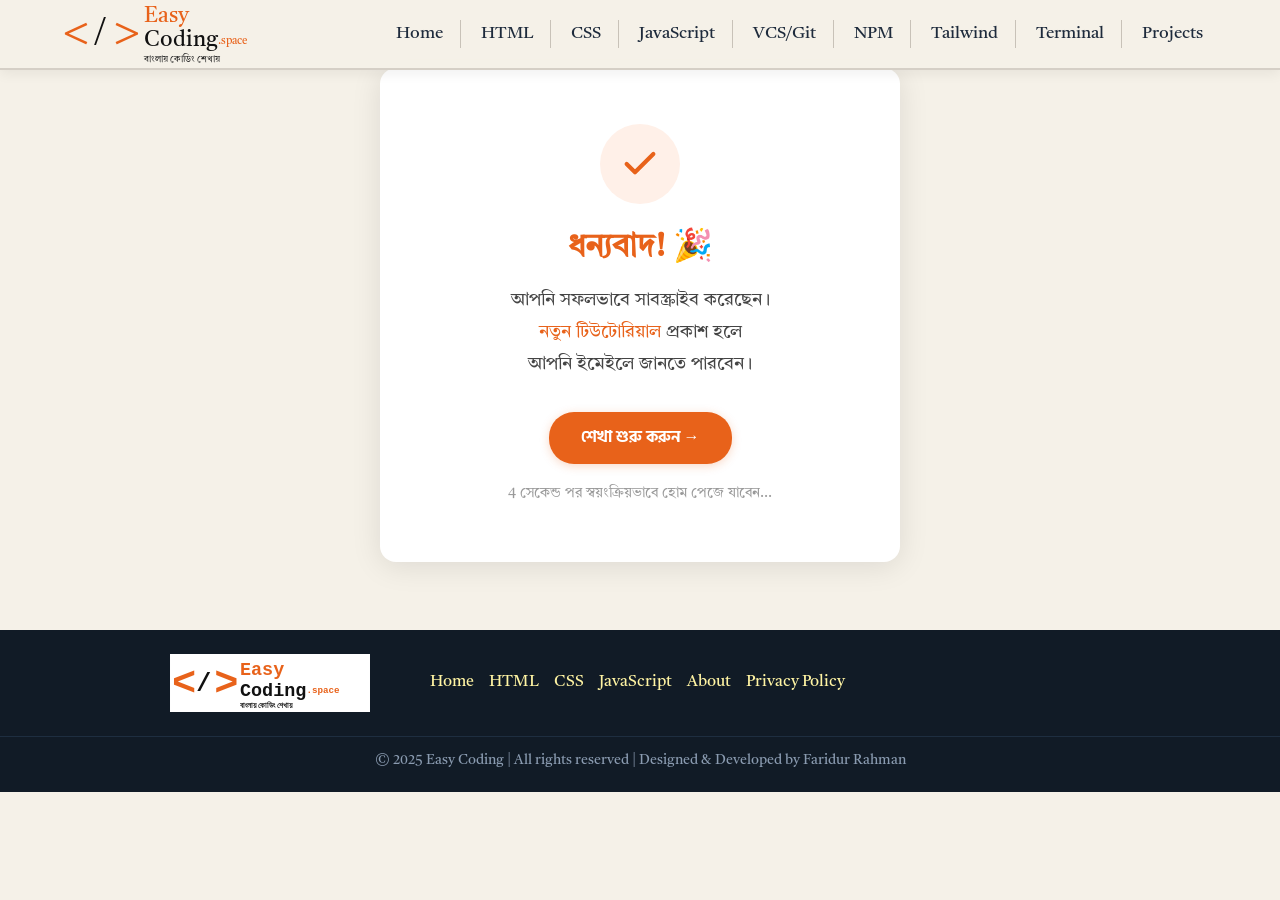
<file: thank-you.html>
<!DOCTYPE html>
<html lang="bn">
<head>
  <meta charset="UTF-8" />
  <meta name="viewport" content="width=device-width, initial-scale=1.0" />
  <title>ধন্যবাদ! — Easy Coding Space</title>
  <meta name="robots" content="noindex" />
  <link rel="icon" href="/favicon.ico" />
  <link rel="icon" type="image/png" sizes="32x32" href="./images/favicon-32x32.png" />
  <link rel="icon" type="image/svg+xml" href="./images/favicon.svg" />
  <link rel="preconnect" href="https://fonts.googleapis.com" />
  <link rel="preconnect" href="https://fonts.gstatic.com" crossorigin />
  <link rel="preload" as="style" href="https://fonts.googleapis.com/css2?family=Hind+Siliguri:wght@400;600;700&display=swap" />
  <link rel="stylesheet" href="https://fonts.googleapis.com/css2?family=Hind+Siliguri:wght@400;600;700&display=swap" media="print" onload="this.media='all'" />
  <noscript><link rel="stylesheet" href="https://fonts.googleapis.com/css2?family=Hind+Siliguri:wght@400;600;700&display=swap" /></noscript>
  <link rel="stylesheet" href="./css/style.css" />
  <link rel="stylesheet" href="./css/min.css" />
  <style>
    .thankyou-wrap {
      min-height: 70vh;
      display: flex;
      align-items: center;
      justify-content: center;
      padding: 60px 20px;
      font-family: 'Hind Siliguri', sans-serif;
    }
    .thankyou-card {
      background: #fff;
      border-radius: 16px;
      box-shadow: 0 4px 30px rgba(0,0,0,0.10);
      padding: 56px 48px;
      max-width: 520px;
      width: 100%;
      text-align: center;
    }
    .thankyou-icon {
      width: 80px;
      height: 80px;
      background: #FFF0E8;
      border-radius: 50%;
      display: flex;
      align-items: center;
      justify-content: center;
      margin: 0 auto 24px;
    }
    .thankyou-icon svg {
      width: 40px;
      height: 40px;
    }
    .thankyou-title {
      font-size: 2rem;
      font-weight: 700;
      color: #E8621A;
      margin-bottom: 16px;
      line-height: 1.3;
    }
    .thankyou-msg {
      font-size: 1.1rem;
      color: #444;
      line-height: 1.8;
      margin-bottom: 32px;
    }
    .thankyou-msg strong {
      color: #E8621A;
    }
    .thankyou-btn {
      display: inline-block;
      padding: 12px 32px;
      background: #E8621A;
      color: #fff;
      border-radius: 25px;
      font-size: 16px;
      font-weight: 700;
      font-family: 'Hind Siliguri', sans-serif;
      text-decoration: none;
      transition: opacity .2s, transform .15s;
      box-shadow: 0 2px 10px rgba(232,98,26,0.25);
    }
    .thankyou-btn:hover {
      opacity: .88;
      transform: translateY(-2px);
    }
    .countdown {
      font-size: 0.9rem;
      color: #999;
      margin-top: 18px;
    }
    @media (max-width: 480px) {
      .thankyou-card { padding: 36px 24px; }
      .thankyou-title { font-size: 1.6rem; }
    }
  </style>
</head>
<body class="bg-white">

  <header>
    <div class="container">
      <div class="header-inner">
        <a href="./index.html">
          <svg xmlns="http://www.w3.org/2000/svg" viewBox="0 0 520 150" width="300" height="90">
            <text x="5" y="78" font-family="'Courier New', monospace" font-size="105" font-weight="900" fill="#E8621A" dominant-baseline="middle">&lt;</text>
            <text x="88" y="78" font-family="'Courier New', monospace" font-size="65" font-weight="900" fill="#111111" text-anchor="middle" dominant-baseline="middle">/</text>
            <text x="115" y="78" font-family="'Courier New', monospace" font-size="105" font-weight="900" fill="#E8621A" dominant-baseline="middle">&gt;</text>
            <text x="182" y="42" font-family="'Courier New', monospace" font-size="48" font-weight="900" fill="#E8621A" dominant-baseline="middle">Easy</text>
            <text x="182" y="95" font-family="'Courier New', monospace" font-size="48" font-weight="900" fill="#111111" dominant-baseline="middle">Coding<tspan font-size="24" font-weight="900" fill="#E8621A">.space</tspan></text>
            <text x="182" y="135" font-family="'Hind Siliguri', Arial, sans-serif" font-size="20" font-weight="700" fill="#222222" dominant-baseline="middle">বাংলায় কোডিং শেখায়</text>
          </svg>
        </a>
        <nav>
          <ul class="nav-list">
            <li class="bor_none"><a href="./index.html">Home</a></li>
            <li><a href="./html.html">HTML</a></li>
            <li><a href="./css.html">CSS</a></li>
            <li><a href="./js.html">JavaScript</a></li>
            <li><a href="./VCS.html">VCS/Git</a></li>
            <li><a href="./npm.html">NPM</a></li>
            <li><a href="./tailwind.html">Tailwind</a></li>
            <li><a href="./terminal.html">Terminal</a></li>
            <li><a href="./projects.html">Projects</a></li>
          </ul>
        </nav>
        <button class="hamburger" aria-label="মেনু খোলো" aria-expanded="false">
          <span></span><span></span><span></span>
        </button>
      </div>
    </div>
  </header>

  <nav class="nav-drawer">
    <ul>
      <li><a href="./index.html">Home</a></li>
      <li><a href="./html.html">HTML</a></li>
      <li><a href="./css.html">CSS</a></li>
      <li><a href="./js.html">JavaScript</a></li>
      <li><a href="./VCS.html">VCS/Git</a></li>
      <li><a href="./npm.html">NPM</a></li>
      <li><a href="./tailwind.html">Tailwind</a></li>
      <li><a href="./terminal.html">Terminal</a></li>
      <li><a href="./projects.html">Projects</a></li>
    </ul>
  </nav>

  <main>
    <div class="thankyou-wrap">
      <div class="thankyou-card">
        <!-- Check icon -->
        <div class="thankyou-icon">
          <svg viewBox="0 0 24 24" fill="none" stroke="#E8621A" stroke-width="2.5" stroke-linecap="round" stroke-linejoin="round">
            <path d="M20 6L9 17l-5-5"/>
          </svg>
        </div>

        <h1 class="thankyou-title">ধন্যবাদ! 🎉</h1>
        <p class="thankyou-msg">
          আপনি সফলভাবে সাবস্ক্রাইব করেছেন।<br/>
          <strong>নতুন টিউটোরিয়াল</strong> প্রকাশ হলে<br/>
          আপনি ইমেইলে জানতে পারবেন।
        </p>

        <a href="./index.html" class="thankyou-btn">শেখা শুরু করুন →</a>
        <p class="countdown" id="countdown">৫ সেকেন্ড পর স্বয়ংক্রিয়ভাবে হোম পেজে যাবেন...</p>
      </div>
    </div>
  </main>

  <footer>
    <div class="footer-top">
      <div class="footer-logo">
        <a href="./index.html"><img src="./images/easycoding_logo_final_png.svg" alt="Easy Coding Logo" /></a>
      </div>
      <ul class="footer-nav">
        <li><a href="./index.html">Home</a></li>
        <li><a href="./html.html">HTML</a></li>
        <li><a href="./css.html">CSS</a></li>
        <li><a href="./js.html">JavaScript</a></li>
        <li><a href="./about.html">About</a></li>
        <li><a href="./privacy-policy.html">Privacy Policy</a></li>
      </ul>
    </div>
    <div class="copyright">
      © 2025 Easy Coding | All rights reserved | Designed &amp; Developed by Faridur Rahman
    </div>
  </footer>

  <script src="./js/script.js"></script>
  <script>
    // ৫ সেকেন্ড পর home page-এ redirect
    let sec = 5;
    const el = document.getElementById('countdown');
    const timer = setInterval(() => {
      sec--;
      el.textContent = sec + ' সেকেন্ড পর স্বয়ংক্রিয়ভাবে হোম পেজে যাবেন...';
      if (sec <= 0) {
        clearInterval(timer);
        window.location.href = './index.html';
      }
    }, 1000);
  </script>
</body>
</html>
</file>
<file: css/style.css>
/* ============================================================
   style.css — DevShikhi | HTML Tutorial Content Styles
   সম্পূর্ণ রেসপনসিভ ভার্সন
============================================================ */

:root {
  --accent: #04aa6d;
  --accent2: #fff4a3;
  --dark: #282a35;
  --border: #ddd;
  --header-h: 70px;
  --text-color: #000;
  --bg-color: #fff;
}

/* ============================================================
   CONTENT AREA
============================================================ */
.content {
  flex: 1;
  padding: 32px 40px 60px;
  min-width: 0;
  /* flex child overflow প্রতিরোধ */
  background: var(--dark);
  overflow-x: hidden;
}

.content section {
  margin-bottom: 60px;
}

.content h1.center {
  font-size: clamp(1.25rem, 4vw, 1.65rem);
  font-weight: 700;
  color: #fff !important;
  margin-bottom: 8px;
}

.content p.center {
  color: #ddd !important;
  font-size: clamp(0.85rem, 2.5vw, 0.95rem);
  margin-bottom: 20px;
  line-height: 1.75;
}

.center {
  text-align: center;
}

/* ── Divider ── */
.section-divider {
  border: none;
  border-top: 4px dashed #c6c6c6;
  margin: 28px 0;
}

/* ============================================================
   EXAMPLE BOX
============================================================ */
.example-box {
  color: var(--text-color) !important;
  background: var(--bg-color) !important;
  border: 1px solid #2c2e35;
  border-radius: 10px;
  padding: 24px 28px;
  margin-bottom: 20px;
  overflow: hidden;
  /* ভেতরের কনটেন্ট বাইরে যাবে না */
}

.example-box h2 {
  font-size: clamp(1rem, 3vw, 1.25rem);
  font-weight: 600;
  color: var(--text-color);
  margin-bottom: 14px;
  padding-bottom: 8px;
  border-bottom: 2px solid #e5e7eb;
}

.example-box h3 {
  font-size: clamp(0.92rem, 2.5vw, 1.06rem);
  font-weight: 600;
  color: var(--text-color);
  margin: 16px 0 8px;
  display: flex;
  flex-wrap: wrap;
  align-items: flex-start;
  gap: 6px;
  line-height: 1.45;
}

.example-box p {
  font-size: clamp(0.88rem, 2vw, 1rem);
  line-height: 1.85;
  color: var(--text-color);
  margin-bottom: 10px;
}

.example-box ol {
  padding-left: 22px;
  margin: 10px 0;
}

.example-box ol li {
  font-size: clamp(0.88rem, 2vw, 1rem);
  line-height: 2;
  color: var(--text-color);
  list-style-type: decimal;
}

/* heading demo sizes inside example-box */
.example-box h1 {
  font-size: 2em;
  font-weight: 700;
  margin: 8px 0;
}

.example-box h4 {
  font-size: 1em;
  font-weight: 600;
}

.example-box h5 {
  font-size: .83em;
}

.example-box h6 {
  font-size: .67em;
}

/* ============================================================
   INLINE CODE
============================================================ */
code {
  font-family: Consolas, Menlo, "Courier New", monospace;
  background: #e9ecef;
  color: #c7254e;
  padding: 2px 6px;
  border-radius: 4px;
  font-size: 0.88em;
  word-break: break-word;
}

kbd {
  background: #f0ece4;
  border: 1px solid #bbb;
  border-bottom: 3px solid #aaa;
  border-radius: 4px;
  padding: 2px 7px;
  font-size: 0.82em;
  font-family: Consolas, monospace;
  white-space: nowrap;
}

/* ============================================================
   CODE BOX
============================================================ */
.code-box {
  background: #2c2e35;
  color: #81c995;
  font-family: Consolas, Menlo, monospace;
  font-size: clamp(0.72rem, 1.7vw, 0.9375rem);
  line-height: 1.9;
  padding: 16px 20px;
  border-radius: 8px;
  border-left: 5px solid #04aa6d;
  overflow-x: auto;
  white-space: pre;
  margin: 10px 0 16px;
  max-width: 100%;
  -webkit-overflow-scrolling: touch;
  scrollbar-width: thin;
  scrollbar-color: #555 #2c2e35;
  touch-action: auto;
}

.code-box::-webkit-scrollbar {
  height: 5px;
}

.code-box::-webkit-scrollbar-track {
  background: #2c2e35;
}

.code-box::-webkit-scrollbar-thumb {
  background: #555;
  border-radius: 3px;
}

/* ============================================================
   WARNING BOX
============================================================ */
.warning-box {
  background: rgba(245, 158, 11, .08);
  border-left: 4px solid #f59e0b;
  border-right: 2px solid #000;
  border-bottom: 2px solid #000;
  padding: 12px 16px;
  margin-bottom: 10px;
  border-radius: 0 8px 8px 0;
  font-size: clamp(0.83rem, 2vw, 1rem);
  line-height: 1.7;
  box-shadow: 2px 4px 12px rgba(245, 158, 11, .12);
  word-break: break-word;
}

/* ============================================================
   TIP BOX
============================================================ */
.tip-box {
  background: rgba(34, 197, 94, .08);
  border-left: 4px solid #22c55e;
  border-right: 2px solid #000;
  border-bottom: 2px solid #000;
  padding: 12px 16px;
  margin-bottom: 10px;
  border-radius: 0 8px 8px 0;
  font-size: clamp(0.83rem, 2vw, 1rem);
  line-height: 1.7;
  box-shadow: 2px 4px 12px rgba(34, 197, 94, .1);
  word-break: break-word;
}

/* ============================================================
   TAG BADGE
============================================================ */
.tag-badge {
  display: inline-flex;
  align-items: center;
  font-size: clamp(0.67rem, 1.4vw, 0.875rem);
  font-weight: 600;
  padding: 2px 10px;
  border-radius: 100px;
  vertical-align: middle;
  margin-left: 6px;
  white-space: nowrap;
  flex-shrink: 0;
  line-height: 1.5;
}

/* ============================================================
   TABLE  — বিভ্রান্তিকর দ্বৈত নিয়ম সরিয়ে একটিতে আনা হয়েছে
============================================================ */

/* 
   Scroll wrapper: example-box-এর ভেতরে table-কে
   block-এ নামিয়ে overflow-x: auto দেওয়া হয়েছে।
   table নিজেই display:table থাকে — শুধু wrapper scroll করে।
*/
.example-box {
  /* table wrapper-এর ভূমিকায় কাজ করবে */
}

/* Table-এর চারপাশে scroll wrapper */
.table-wrapper,
.example-box>table,
.example-box table.size-chart {
  display: block;
  width: 100%;
  overflow-x: auto;
  -webkit-overflow-scrolling: touch;
  scrollbar-width: thin;
  scrollbar-color: #aaa #f0ece4;
  margin: 12px 0;
}

.example-box>table::-webkit-scrollbar,
.example-box table.size-chart::-webkit-scrollbar {
  height: 4px;
}

.example-box>table::-webkit-scrollbar-thumb,
.example-box table.size-chart::-webkit-scrollbar-thumb {
  background: #aaa;
  border-radius: 2px;
}

/* size-chart — আসল table styles */
.size-chart {
  width: 100%;
  border-collapse: collapse;
  font-size: clamp(0.78rem, 1.8vw, 1rem);
  min-width: 480px;
  /* এর চেয়ে ছোট হলে scroll শুরু হবে */
  display: table;
  /* display:block wrapper-এর ভেতরে table থাকবে */
}

.size-chart th {
  background: #282a35;
  color: #fff;
  padding: 10px 14px;
  text-align: left;
  font-weight: 600;
  white-space: nowrap;
  font-size: clamp(0.75rem, 1.7vw, 0.9375rem);
}

.size-chart td {
  padding: 9px 14px;
  border-bottom: 1px solid #c7c7c7;
  color: var(--text-color);
  vertical-align: top;
  line-height: 1.6;
  font-size: clamp(0.78rem, 1.8vw, 1rem);
}

.size-chart tr:nth-child(even) td {
  background: #f9fafb;
}

.size-chart tr:hover td {
  background: #04AA6D !important;
  color: #fff;
  transition: background .15s;
}

/* td-র ভেতরে code */
.size-chart td code,
.size-chart th code {
  background: rgba(255, 255, 255, .15);
  color: inherit;
  padding: 1px 5px;
  font-size: 0.9em;
  word-break: break-all;
}

.size-chart tr:nth-child(even) td code {
  background: rgba(0, 0, 0, .06);
}

/* ──==========================
 Projects page-specific styles
  ===============================── */

/* Hero */
.proj-hero {
  text-align: center;
  padding: 10rem 1.5rem 2.5rem;
  background: linear-gradient(160deg, #f0f4ff 0%, #ffffff 70%);
  border-bottom: 1px solid #e5e9f0;
}

.proj-hero-badge {
  display: inline-block;
  background: rgba(232, 98, 26, 0.1);
  color: #E8621A;
  border: 1px solid rgba(232, 98, 26, 0.25);
  border-radius: 20px;
  padding: 0.25rem 1rem;
  font-size: 0.82rem;
  font-weight: 600;
  margin-bottom: 1.1rem;
  letter-spacing: 0.04em;
}

.proj-hero h1 {
  font-size: clamp(1.7rem, 4vw, 2.6rem);
  font-weight: 800;
  color: #111;
  margin-bottom: 0.6rem;
  line-height: 1.2;
}

.proj-hero h1 span {
  color: #E8621A;
}

.proj-hero p {
  color: #555;
  font-size: 1rem;
  max-width: 520px;
  margin: 0 auto;
}

/* Stats bar */
.proj-stats {
  display: flex;
  gap: 2rem;
  justify-content: center;
  flex-wrap: wrap;
  padding: 1.5rem 1.5rem 0.5rem;
  background: #fff;
  border-bottom: 1px solid #e5e9f0;
}

.proj-stat {
  text-align: center;
}

.proj-stat-num {
  font-size: 1.6rem;
  font-weight: 800;
  color: #E8621A;
}

.proj-stat-label {
  font-size: 0.76rem;
  color: #777;
  margin-top: 0.1rem;
}

/* Filter tabs */
.proj-filter {
  display: flex;
  margin: 0 auto;
  gap: 0.5rem;
  justify-content: center;
  flex-wrap: wrap;
  padding: 3.5rem 1.5rem 3.5rem;
  background: #fff;
}

.proj-tab {
  padding: 0.38rem 1.1rem;
  border-radius: 20px;
  border: 1.5px solid #d1d9e6;
  background: transparent;
  color: #555;
  font-size: 0.88rem;
  cursor: pointer;
  transition: all 0.2s;
  font-family: inherit;
  font-weight: 500;
}

.proj-tab:hover {
  border-color: #E8621A;
  color: #E8621A;
}

.proj-tab.active {
  background: #E8621A;
  border-color: #E8621A;
  color: #fff;
  font-weight: 600;
}

/* Projects section wrapper */
.proj-section {
  margin: 0 auto;
  padding: 0 1.5rem 4rem;
  background: #fff;
}

/* Level header */
.proj-level-header {
  display: flex;
  align-items: center;
  gap: 0.75rem;
  margin: 0 0 1.2rem;
}

.proj-level-dot {
  width: 10px;
  height: 10px;
  border-radius: 50%;
  flex-shrink: 0;
}

.proj-level-header h2 {
  font-size: 1.1rem;
  font-weight: 700;
  color: #111;
}

.proj-level-line {
  flex: 1;
  height: 1px;
  background: #e5e9f0;
}

.proj-level-count {
  font-size: 0.76rem;
  color: #777;
  background: #f5f7fa;
  padding: 0.15rem 0.6rem;
  border-radius: 10px;
  border: 1px solid #e5e9f0;
}

/* Card grid */
.proj-grid {
  display: grid;
  grid-template-columns: repeat(auto-fill, minmax(290px, 1fr));
  gap: 1rem;
}

/* Card */
.proj-card {
  background: #fafbfd;
  border: 1.5px solid #e5e9f0;
  border-radius: 10px;
  padding: 1.2rem;
  text-decoration: none;
  color: inherit;
  display: flex;
  flex-direction: column;
  gap: 0.55rem;
  transition: transform 0.2s, border-color 0.2s, box-shadow 0.2s;
  position: relative;
  overflow: hidden;
}

.proj-card::before {
  content: '';
  position: absolute;
  top: 0;
  left: 0;
  right: 0;
  height: 3px;
  opacity: 0;
  transition: opacity 0.2s;
}

.proj-card:hover {
  transform: translateY(-3px);
  box-shadow: 0 6px 24px rgba(0, 0, 0, 0.09);
}

.proj-card:hover::before {
  opacity: 1;
}

/* Level accent colors */
.proj-card.beginner::before {
  background: #27ae60;
}

.proj-card.intermediate::before {
  background: #E8621A;
}

.proj-card.advanced::before {
  background: #e74c3c;
}

.proj-card.beginner:hover {
  border-color: rgba(39, 174, 96, 0.4);
}

.proj-card.intermediate:hover {
  border-color: rgba(232, 98, 26, 0.4);
}

.proj-card.advanced:hover {
  border-color: rgba(231, 76, 60, 0.4);
}

/* Card inner */
.proj-card-top {
  display: flex;
  justify-content: space-between;
  align-items: flex-start;
  gap: 0.5rem;
}

.proj-card-title {
  font-size: 0.96rem;
  font-weight: 700;
  color: #111;
  line-height: 1.35;
}

.proj-card-icon {
  font-size: 1.35rem;
  flex-shrink: 0;
}

.proj-card-desc {
  font-size: 0.82rem;
  color: #555;
  line-height: 1.55;
}

.proj-card-footer {
  display: flex;
  gap: 0.4rem;
  flex-wrap: wrap;
  margin-top: auto;
  padding-top: 0.2rem;
}

/* Tags */
.p-tag {
  font-size: 0.71rem;
  padding: 0.18rem 0.55rem;
  border-radius: 4px;
  font-weight: 600;
}

.p-tag-html {
  background: #fff0ee;
  color: #c0392b;
  border: 1px solid #f5c6c0;
}

.p-tag-css {
  background: #edf5ff;
  color: #1a6fc4;
  border: 1px solid #c5dbf7;
}

.p-tag-js {
  background: #fffbea;
  color: #b07800;
  border: 1px solid #f0df8a;
}

.p-tag-api {
  background: #edfaf2;
  color: #1e7e4a;
  border: 1px solid #b8e8cc;
}

.p-tag-fw {
  background: #f5eeff;
  color: #6c3ab5;
  border: 1px solid #d8bff5;
}

.p-tag-ts {
  background: #e8f0ff;
  color: #1a3c8c;
  border: 1px solid #b3c8f5;
}

/* Level badges */
.p-badge {
  font-size: 0.69rem;
  padding: 0.15rem 0.5rem;
  border-radius: 4px;
  font-weight: 700;
  letter-spacing: 0.03em;
}

.p-badge-beginner {
  background: #edfaf2;
  color: #1e7e4a;
  border: 1px solid #b8e8cc;
}

.p-badge-intermediate {
  background: #fff3eb;
  color: #c25400;
  border: 1px solid #f5c99a;
}

.p-badge-advanced {
  background: #fff0ee;
  color: #b71c1c;
  border: 1px solid #f5c6c0;
}

/* Hidden for filter */
.proj-card.hidden {
  display: none;
}

/* Responsive */
@media (max-width: 640px) {
  .proj-grid {
    grid-template-columns: 1fr;
  }

  .proj-stats {
    gap: 1.25rem;
  }
}

/* ============================================================
   RESPONSIVE — Tablet  (≤ 1100px)
============================================================ */
@media (max-width: 1100px) {
  .content {
    padding: 24px 28px 50px;
  }
}

/* ============================================================
   RESPONSIVE — Tablet  (≤ 900px)
============================================================ */
@media (max-width: 900px) {
  .content {
    padding: 20px 20px 50px;
  }

  .example-box {
    padding: 18px 20px;
  }

  .code-box {
    font-size: 0.8rem;
    padding: 13px 15px;
  }

  .size-chart {
    min-width: 440px;
  }
}

/* ============================================================
   RESPONSIVE — Mobile  (≤ 768px)
============================================================ */
@media (max-width: 768px) {
  .content {
    padding: 14px 12px 88px;
    /* নিচে FAB-এর জায়গা */
    width: 100%;
  }

  .content h1.center {
    font-size: clamp(1.1rem, 5.5vw, 1.4rem);
  }

  .content p.center {
    font-size: clamp(0.82rem, 3.5vw, 0.92rem);
  }

  .content section {
    margin-bottom: 36px;
  }

  /* Example box */
  .example-box {
    padding: 12px 13px;
    margin-bottom: 16px;
    border-radius: 8px;
  }

  .example-box h2 {
    font-size: clamp(0.95rem, 4.5vw, 1.15rem);
    margin-bottom: 10px;
    padding-bottom: 6px;
  }

  .example-box h3 {
    font-size: clamp(0.88rem, 4vw, 1rem);
    margin: 12px 0 7px;
    gap: 5px;
  }

  .example-box p,
  .example-box ol li {
    font-size: clamp(0.85rem, 3.5vw, 0.93rem);
  }

  /* Code box */
  .code-box {
    font-size: 0.74rem;
    padding: 10px 12px;
    border-radius: 6px;
    line-height: 1.75;
  }

  /* Warning / Tip */
  .warning-box,
  .tip-box {
    font-size: 0.83rem;
    padding: 10px 12px;
  }

  /* Tag badge */
  .tag-badge {
    font-size: 0.67rem;
    padding: 2px 7px;
    margin-left: 4px;
  }

  /* Table */
  .size-chart {
    min-width: 420px;
  }

  .size-chart th,
  .size-chart td {
    padding: 7px 9px;
  }

  kbd {
    font-size: 0.75em;
  }

  .section-divider {
    margin: 20px 0;
  }
}

/* ============================================================
   RESPONSIVE — Small Mobile  (≤ 480px)
============================================================ */
@media (max-width: 480px) {
  .content {
    padding: 10px 10px 88px;
  }

  .example-box {
    padding: 10px 11px;
  }

  .example-box h2 {
    font-size: clamp(0.9rem, 5vw, 1.05rem);
  }

  .example-box h3 {
    font-size: clamp(0.84rem, 4.5vw, 0.96rem);
  }

  .code-box {
    font-size: 0.68rem;
    padding: 8px 10px;
    line-height: 1.65;
  }

  .size-chart {
    min-width: 380px;
    font-size: 0.73rem;
  }

  .size-chart th,
  .size-chart td {
    padding: 6px 7px;
  }

  .tag-badge {
    font-size: 0.62rem;
    padding: 2px 6px;
  }

  .warning-box,
  .tip-box {
    font-size: 0.8rem;
    padding: 9px 11px;
  }
}

/* ============================================================
   RESPONSIVE — Very Small  (≤ 360px)
============================================================ */
@media (max-width: 360px) {
  .content {
    padding: 8px 8px 88px;
  }

  .example-box {
    padding: 8px 9px;
  }

  .code-box {
    font-size: 0.64rem;
    padding: 7px 9px;
  }

  .size-chart {
    min-width: 340px;
    font-size: 0.68rem;
  }

  .size-chart th,
  .size-chart td {
    padding: 5px 6px;
  }
}

/* ============================================================
   PRINT
============================================================ */
@media print {
  .content {
    background: #fff;
    padding: 20px;
    color: #000;
  }

  .content h1.center,
  .content p.center {
    color: #000 !important;
  }

  .example-box {
    border: 1px solid #ccc;
    break-inside: avoid;
    padding: 14px;
  }

  .code-box {
    background: #f5f5f5;
    color: #000;
    border: 1px solid #ccc;
    border-left: 3px solid #04aa6d;
    white-space: pre-wrap;
    word-break: break-word;
    font-size: 9pt;
    break-inside: avoid;
  }

  .warning-box {
    background: #fff3cd !important;
  }

  .tip-box {
    background: #d4edda !important;
  }

  .size-chart {
    min-width: unset;
    font-size: 9pt;
  }

  .size-chart th {
    background: #eee !important;
    color: #000 !important;
  }

  .tag-badge {
    border: 1px solid currentColor;
    print-color-adjust: exact;
  }
}
</file>
<file: css/min.css>
/* ============================================================
   min.css — Easy Coding Space
   index.html + tutorial pages উভয়ের জন্য
============================================================ */

@import url('https://fonts.googleapis.com/css2?family=Tiro+Bangla:ital@0;1&family=Hind+Siliguri:wght@400;600;700&display=swap');

/* ============================================================
   VARIABLES
============================================================ */
:root {
  --accent: #04aa6d;
  --accent2: #fff4a3;
  --dark: #282a35;
  --border: #D5CFC6;
  --header-h: 70px;
  --sidebar-w: 230px;
}

/* ============================================================
   RESET
============================================================ */
*,
*::before,
*::after {
  padding: 0;
  margin: 0;
  box-sizing: border-box;
  font-family: "Tiro Bangla", 'Times New Roman', serif;
  font-style: normal;
  font-weight: 300;
}

html {
  scroll-behavior: smooth;
  -webkit-text-size-adjust: 100%;
}

body {
  color: #1E2B3C !important;
  background: #F5F1E8 !important;
  overflow-x: hidden;
  line-height: 1.7;
}

ul {
  list-style: none;
}

a {
  text-decoration: none;
}

img {
  max-width: 100%;
  height: auto;
  display: block;
}

.lik_text {
  color: #fff !important;
  font-weight: 500;
  text-decoration: underline;
}

/* ============================================================
   HEADER
============================================================ */
header {
  position: fixed;
  top: 0;
  left: 0;
  width: 100%;
  height: var(--header-h);
  padding: 20px 0;
  background: rgba(245, 241, 232, 0.97);
  border-bottom: 2px solid var(--border);
  box-shadow: 0 4px 12px rgba(0, 0, 0, .06);
  z-index: 1000;
  backdrop-filter: blur(4px);
}

.container {
  max-width: 1200px;
  margin: 0 auto;
  padding: 0 20px;
  height: 100%;
}

.header-inner {
  display: flex;
  align-items: center;
  justify-content: space-between;
  height: 100%;
  gap: 12px;
}

header svg {
  width: 240px;
  height: auto;
  padding-top: 0.3em;
}

/* ── Desktop Nav ── */
.nav-list {
  display: flex;
  align-items: center;
}

.nav-list li {
  border-left: 1px solid #C8C2B8;
  padding-left: 20px;
}

.nav-list li.bor_none {
  border: none;
}

.nav-list li a {
  font-size: 17px;
  font-weight: 500;
  color: #1E2B3C;
  margin-right: 17px;
  transition: color .2s;
  white-space: nowrap;
}

.nav-list li a:hover {
  color: var(--accent);
}

/* ── Nav Active ── */
.nav-list li a.nav-active {
  color: var(--accent) !important;
  font-weight: 700;
  position: relative;
}

.nav-list li a.nav-active::after {
  content: '';
  position: absolute;
  bottom: -5px;
  left: 0;
  width: 100%;
  height: 2px;
  background: var(--accent);
  border-radius: 2px;
}

.nav-drawer ul li a.nav-active {
  background: var(--accent) !important;
  color: #fff !important;
}

/* ── Hamburger ── */
.hamburger {
  display: none;
  flex-direction: column;
  justify-content: space-between;
  width: 28px;
  height: 20px;
  background: none;
  border: none;
  cursor: pointer;
  padding: 0;
  z-index: 1100;
  flex-shrink: 0;
}

.hamburger span {
  display: block;
  height: 3px;
  background: #1E2B3C;
  border-radius: 2px;
  transition: all .28s ease;
}

.hamburger.open span:nth-child(1) {
  transform: translateY(8.5px) rotate(45deg);
}

.hamburger.open span:nth-child(2) {
  opacity: 0;
  transform: scaleX(0);
}

.hamburger.open span:nth-child(3) {
  transform: translateY(-8.5px) rotate(-45deg);
}

/* ── Mobile Nav Drawer ── */
.nav-drawer {
  display: none;
  position: fixed;
  top: var(--header-h);
  left: 0;
  width: 100%;
  background: #F5F1E8;
  border-bottom: 2px solid var(--border);
  box-shadow: 0 8px 24px rgba(0, 0, 0, .10);
  z-index: 999;
  padding: 8px 0 16px;
  transform: translateY(-110%);
  transition: transform .3s ease;
}

.nav-drawer.open {
  transform: translateY(0);
}

.nav-drawer ul li {
  border-bottom: 1px solid var(--border);
}

.nav-drawer ul li a {
  display: block;
  padding: 14px 24px;
  font-size: 16px;
  font-weight: 500;
  color: #1E2B3C;
  transition: background .2s, color .2s;
}

.nav-drawer ul li a:hover {
  background: var(--accent);
  color: #fff;
}

/* ============================================================
   TUTORIAL PAGE LAYOUT
============================================================ */
.wrapper {
  padding-top: var(--header-h);
  min-height: 100vh;
}

.d_flex {
  display: flex;
  align-items: flex-start;
}

/* ── Sidebar ── */
aside {
  width: var(--sidebar-w);
  flex-shrink: 0;
  position: sticky;
  top: var(--header-h);
  height: calc(100vh - var(--header-h));
  overflow-y: auto;
  background: #E8F1FA;
  padding: 16px 0;
  scrollbar-width: thin;
  scrollbar-color: #B0C8DE #E8F1FA;
}

aside::-webkit-scrollbar {
  width: 4px;
}

aside::-webkit-scrollbar-thumb {
  background: #B0C8DE;
  border-radius: 4px;
}

aside ul {
  flex-direction: column;
}

aside ul li {
  border-bottom: 1px solid rgba(160, 190, 220, .3);
}

aside ul li a {
  display: block;
  padding: 10px 18px;
  font-size: 14px;
  color: #1E2B3C;
  border-left: 3px solid transparent;
  transition: background .2s, color .2s, border-color .2s;
  line-height: 1.4;
}

aside ul li a:hover,
aside a.active {
  background: #04AA6D !important;
  color: #fff !important;
  border-left-color: #028a58 !important;
  font-weight: 600 !important;
}

.sidebar-toggle {
  display: none;
}

.sidebar-overlay {
  display: none;
}

/* ── Content Area ── */
.content {
  flex: 1;
  min-width: 0;
  padding: 24px 28px;
  overflow-x: hidden;
}

/* ============================================================
   INDEX PAGE — HERO
============================================================ */
.hero-section {
  padding: calc(var(--header-h) + 50px) 20px 70px;
  text-align: center;
}

.ws-black {
  color: #fff !important;
  background-image: url("../images/hero-bg.svg");
  background-size: cover;
  background-repeat: no-repeat;
  background-blend-mode: soft-light;
  background-position: center;
  background-color: #282a35;
}

.hero-content {
  max-width: 800px;
  margin: 0 auto;
  padding: 0 16px;
}

.hero-h1 {
  font-size: clamp(2rem, 8vw, 68px);
  font-weight: 700;
  line-height: 1.1;
}

.hero-subtitle {
  color: var(--accent2);
  font-weight: 600;
  font-size: clamp(0.95rem, 3vw, 21px);
  margin-top: 22px;
  line-height: 1.6;
}

.hero-cta {
  color: #fff;
  font-size: clamp(0.95rem, 3vw, 21px);
  font-weight: 700;
  margin-top: 18px;
}

/* ============================================================
   INDEX PAGE — TOPIC SECTIONS
============================================================ */
.topic-section {
  padding: 50px 0;
}

.topic-inner {
  max-width: 980px;
  margin: 0 auto;
  display: flex;
  align-items: flex-start;
  gap: 40px;
  padding: 0 20px;
}

.topic-text {
  flex: 1;
  min-width: 0;
}

.topic-text.center {
  text-align: center;
}

.topic-code {
  flex: 1;
  min-width: 0;
}

.topic-title {
  font-size: clamp(2.5rem, 10vw, 88px);
  font-weight: 700;
  line-height: 1;
  margin-bottom: 10px;
}

.topic-desc {
  font-size: clamp(0.9rem, 3vw, 18px);
  font-weight: 600;
  margin-bottom: 20px;
}

/* ── Buttons ── */
.tut-button {
  display: block;
  width: 240px;
  margin: 8px auto;
  padding: 10px 16px;
  border-radius: 25px;
  font-size: 17px;
  font-weight: 600;
  text-align: center;
  transition: opacity .2s, transform .15s;
  box-shadow: 0 2px 5px rgba(0, 0, 0, .16), 0 2px 10px rgba(0, 0, 0, .12);
  cursor: pointer;
}

.tut-button:hover {
  opacity: .85;
  transform: translateY(-1px);
}

.btn-green {
  background: var(--accent);
  color: #fff;
}

.btn-yellow {
  background: var(--accent2);
  color: #1E2B3C;
}

.btn-dark {
  background: var(--dark);
  color: #fff;
}

.btn-light {
  background: #EDEAE2;
  color: #1E2B3C;
}

/* ── Code Card ── */
.code-card {
  background: #E0DBD2;
  border-radius: 8px;
  padding: 16px;
  box-shadow: 0 2px 5px rgba(0, 0, 0, .16), 0 2px 10px rgba(0, 0, 0, .12);
  overflow: hidden;
}

.code-card h3 {
  font-size: clamp(0.95rem, 2.5vw, 18px);
  font-weight: 600;
  margin-bottom: 10px;
  color: var(--dark);
}

.code-block {
  background: #1E1E1E;
  border-left: 4px solid #007ACC;
  padding: 16px;
  border-radius: 8px;
  overflow-x: auto;
  overflow-y: visible;
  max-width: 100%;
  -webkit-overflow-scrolling: touch;
  scrollbar-width: thin;
  scrollbar-color: #555 #1E1E1E;
  box-shadow: 0 0 0 1px rgba(255, 255, 255, .04);
}

/* Mobile: code wrap করো যাতে horizontal scroll না লাগে */
@media (max-width: 768px) {
  .code-block {
    overflow-x: hidden;
  }

  .code-block pre {
    white-space: pre-wrap !important;
    word-break: break-all;
  }
}

.code-block::-webkit-scrollbar {
  height: 5px;
}

.code-block::-webkit-scrollbar-thumb {
  background: #555;
  border-radius: 3px;
}

.code-block pre {
  font-family: Consolas, 'Courier New', monospace;
  font-size: clamp(0.72rem, 1.6vw, 14px);
  line-height: 1.8;
  white-space: pre;
  color: #D4D4D4;
  min-width: 0;
}

/* ── Syntax Colors ── */
.c-gray {
  color: #6A9955;
}

.c-tag {
  color: #569CD6;
}

.c-attr {
  color: #9CDCFE;
}

.c-val {
  color: #CE9178;
}

.c-str {
  color: #CE9178;
}

.c-kw {
  color: #C586C0;
}

.c-fn {
  color: #DCDCAA;
}

.c-selector {
  color: #D7BA7D;
}

.c-prop {
  color: #9CDCFE;
}

.c-brace {
  color: #D4D4D4;
}

/* ============================================================
   INDEX PAGE — SECTION BRAND COLORS
============================================================ */

/* HTML5 */
.ws-light-green {
  background-color: #E44D26 !important;
}

.ws-light-green .topic-title,
.ws-light-green .topic-desc {
  color: #fff !important;
}

.ws-light-green .code-card h3 {
  color: #1A1A2E;
}

/* CSS3 */
.css-section {
  background-color: #264DE4 !important;
  padding: 50px 0;
}

.css-section .topic-title,
.css-section .topic-desc {
  color: #fff !important;
}

.css-section .code-card h3 {
  color: #1A1A2E;
}

/* JavaScript */
.js-section {
  background-color: #F7DF1E !important;
  padding: 50px 0;
}

.js-section .topic-title,
.js-section .topic-desc {
  color: #1A1A2E !important;
}

.js-section .code-card h3 {
  color: var(--dark);
}

/* Git */
.vcs-section {
  background-color: #F05033 !important;
  background-image: linear-gradient(135deg, #F05033 0%, #DE4C2C 100%) !important;
  padding: 50px 0;
}

.vcs-section .topic-title,
.vcs-section .topic-desc {
  color: #fff !important;
}

.vcs-section .code-card {
  background: #2D1A17;
}

.vcs-section .code-card h3 {
  color: #F05033;
}

/* NPM */
.npm-section {
  background-color: #CB3837 !important;
  background-image: linear-gradient(135deg, #CB3837 0%, #A52C2C 100%) !important;
  padding: 50px 0;
}

.npm-section .topic-title,
.npm-section .topic-desc {
  color: #fff !important;
}

.npm-section .code-card {
  background: #2A1A1A;
}

.npm-section .code-card h3 {
  color: #CB3837;
}

/* Tailwind */
.tailwind-section {
  background-color: #06B6D4 !important;
  background-image: linear-gradient(135deg, #06B6D4 0%, #0891B2 100%) !important;
  padding: 50px 0;
}

.tailwind-section .topic-title,
.tailwind-section .topic-desc {
  color: #fff !important;
}

.tailwind-section .code-card {
  background: #0A2A30;
}

.tailwind-section .code-card h3 {
  color: #06B6D4;
}

/* Terminal */
.terminal-section {
  background-color: #0D1117 !important;
  background-image: linear-gradient(135deg, #0D1117 0%, #161B22 100%) !important;
  border-top: 3px solid #39D353;
  padding: 50px 0;
}

.terminal-section .topic-title {
  color: #39D353 !important;
}

.terminal-section .topic-desc {
  color: #8B949E !important;
}

.terminal-section .code-card {
  background: #161B22;
  border: 1px solid #30363D;
}

.terminal-section .code-card h3 {
  color: #39D353;
}

.terminal-section .tut-button.btn-light {
  color: #1A1A2E;
}

/* Projects */
.projects-section {
  background-color: #E8621A !important;
  background-image: linear-gradient(135deg, #E8621A 0%, #C9511A 100%) !important;
  padding: 50px 0;
}

.projects-section .topic-title,
.projects-section .topic-desc {
  color: #fff !important;
}

.projects-section .code-card {
  background: #2A1A0A;
}

.projects-section .code-card h3 {
  color: #E8621A;
}

/* ============================================================
   FOOTER
============================================================ */
footer {
  width: 100%;
  background: #111B26;
}

/* ── Nav Links ── */
.footer-top {
  max-width: 980px;
  margin: 0 auto;
  display: flex;
  align-items: center;
  gap: 60px;
  padding: 24px 20px;
  flex-wrap: nowrap;
}

.footer-logo img {
  width: 200px;
}

.footer-nav {
  display: flex;
  gap: 15px;
  flex-wrap: wrap;
}

.footer-nav li a {
  color: var(--accent2);
  font-size: 16px;
  font-weight: 500;
  transition: color .2s;
}

.footer-nav li a:hover {
  color: var(--accent);
}

/* ── Social + Subscribe Row ── */
.footer-bottom-row {
  max-width: 980px;
  margin: 0 auto;
  padding: 24px 20px;
  border-top: 1px solid #1E2E40;
  display: flex;
  align-items: flex-start;
  gap: 60px;
  flex-wrap: wrap;
}

.footer-bottom-row .footer-social {
  max-width: none;
  margin: 0;
  padding: 0;
  border-top: none;
  flex: 0 0 auto;
}

.footer-bottom-row .footer-subscribe {
  max-width: none;
  margin: 0;
  padding: 0 !important;
  border-top: none !important;
  flex: 1;
  min-width: 260px;
}

/* ── Social Buttons ── */
.footer-social-title {
  color: #8A9BB0;
  font-size: 14px;
  font-weight: 600;
  margin-bottom: 14px;
  text-transform: uppercase;
  letter-spacing: 0.05em;
}

.social-links {
  display: flex;
  gap: 12px;
  flex-wrap: wrap;
}

.social-btn {
  display: inline-flex;
  align-items: center;
  gap: 7px;
  padding: 8px 18px;
  border-radius: 25px;
  font-size: 14px;
  font-weight: 600;
  transition: opacity .2s, transform .15s;
  text-decoration: none;
}

.social-btn:hover {
  opacity: .85;
  transform: translateY(-2px);
}

.social-btn svg {
  width: 18px;
  height: 18px;
  flex-shrink: 0;
}

.social-btn.facebook {
  background: #1877F2;
  color: #fff;
}

.social-btn.youtube {
  background: #FF0000;
  color: #fff;
}

.social-btn.github {
  background: #24292F;
  color: #fff;
}

.social-btn.email {
  background: #EA4335;
  color: #fff;
}

/* Gmail red */
.social-btn.email svg {
  stroke: #fff !important;
}

/* ── Subscribe Form ── */
.subscribe-title {
  color: #fff;
  font-size: 18px;
  font-weight: 700;
  margin-bottom: 6px;
}

.subscribe-desc {
  color: #8A9BB0;
  font-size: 14px;
  margin-bottom: 16px;
}

.subscribe-row {
  display: flex;
  gap: 10px;
  flex-wrap: wrap;
  max-width: 480px;
}

.subscribe-input {
  flex: 1;
  min-width: 200px;
  padding: 11px 18px;
  border-radius: 25px;
  border: 2px solid #1E2E40;
  background: #0D1520;
  color: #fff;
  font-size: 15px;
  font-family: 'Hind Siliguri', sans-serif;
  outline: none;
  transition: border-color .2s;
}

.subscribe-input::placeholder {
  color: #4A5568;
}

.subscribe-input:focus {
  border-color: #E8621A;
}

.subscribe-btn {
  padding: 11px 24px;
  border-radius: 25px;
  background: #E8621A;
  color: #fff;
  font-size: 15px;
  font-weight: 700;
  font-family: 'Hind Siliguri', sans-serif;
  border: none;
  cursor: pointer;
  white-space: nowrap;
  transition: opacity .2s, transform .15s;
}

.subscribe-btn:hover {
  opacity: .88;
  transform: translateY(-1px);
}

.subscribe-btn:disabled {
  opacity: .6;
  cursor: not-allowed;
}

.subscribe-msg {
  margin-top: 10px;
  font-size: 14px;
  font-weight: 600;
  min-height: 20px;
}

/* ── Copyright ── */
.copyright {
  text-align: center;
  color: #8A9BB0;
  font-size: 14px;
  padding: 12px 20px 20px;
  border-top: 1px solid #1E2E40;
}

/* ============================================================
   RESPONSIVE — 1100px
============================================================ */
@media (max-width: 1100px) {
  :root {
    --sidebar-w: 200px;
  }

  .content {
    padding: 20px;
  }

  aside ul li a {
    font-size: 13px;
    padding: 9px 14px;
  }
}

/* ============================================================
   RESPONSIVE — 900px
============================================================ */
@media (max-width: 900px) {
  :root {
    --sidebar-w: 180px;
  }

  .content {
    padding: 16px;
  }

  .topic-inner {
    gap: 24px;
    padding: 0 16px;
  }

  .tut-button {
    width: 200px;
    font-size: 15px;
  }
}

/* ============================================================
   RESPONSIVE — 768px
============================================================ */
@media (max-width: 768px) {
  :root {
    --header-h: 58px;
  }

  header img {
    width: 48px;
  }

  .nav-list {
    display: none;
  }

  .hamburger {
    display: flex;
  }

  .nav-drawer {
    display: block;
  }

  /* Sidebar drawer */
  aside {
    position: fixed;
    top: 0;
    left: -100%;
    width: 80%;
    max-width: 300px;
    height: 100vh;
    height: 100dvh;
    padding-top: calc(var(--header-h) + 12px);
    background: #1B2936;
    z-index: 1200;
    transition: left .3s ease;
    box-shadow: none;
    overflow-y: scroll;
    overflow-x: hidden;
    -webkit-overflow-scrolling: touch;
    overscroll-behavior-y: contain;
  }

  aside.sidebar-open {
    left: 0 !important;
    box-shadow: 6px 0 24px rgba(0, 0, 0, .35);
  }

  aside ul li {
    border-bottom: 1px solid rgba(255, 255, 255, .07);
  }

  aside ul li a {
    color: #9AAFC2;
    font-size: 15px;
    padding: 13px 22px;
  }

  aside ul li a:hover,
  aside a.active {
    background: #04AA6D !important;
    color: #fff !important;
    border-left-color: #028a58 !important;
    font-weight: 600 !important;
  }

  .sidebar-overlay {
    position: fixed;
    inset: 0;
    background: rgba(0, 0, 0, .5);
    z-index: 997;
    opacity: 0;
    pointer-events: none;
    transition: opacity .3s;
  }

  .sidebar-overlay.active {
    display: block;
    opacity: 1;
    pointer-events: all;
  }

  .sidebar-toggle {
    display: flex;
    align-items: center;
    gap: 7px;
    position: fixed;
    bottom: 22px;
    right: 18px;
    background: var(--dark);
    color: #fff;
    border: none;
    border-radius: 50px;
    padding: 12px 18px;
    font-size: 14px;
    font-weight: 600;
    font-family: "Tiro Bangla", sans-serif;
    cursor: pointer;
    z-index: 995;
    box-shadow: 0 4px 18px rgba(0, 0, 0, .28);
    transition: background .2s, transform .2s;
  }

  .sidebar-toggle:hover {
    background: var(--accent);
    transform: scale(1.04);
  }

  .sidebar-toggle svg {
    width: 17px;
    height: 17px;
    flex-shrink: 0;
  }

  /* Layout */
  .d_flex {
    flex-direction: column;
  }

  .content {
    padding: 14px 14px 88px;
    width: 100%;
  }

  /* Hero */
  .hero-section {
    padding: calc(var(--header-h) + 30px) 16px 50px;
  }

  .hero-h1 {
    font-size: clamp(1.8rem, 8vw, 2.8rem);
  }

  .hero-subtitle,
  .hero-cta {
    font-size: clamp(0.88rem, 3.5vw, 1rem);
    margin-top: 14px;
  }

  /* Topic sections */
  .topic-section {
    padding: 36px 0;
  }

  .vcs-section,
  .npm-section,
  .tailwind-section,
  .terminal-section,
  .projects-section {
    padding: 36px 0;
  }

  .topic-inner {
    flex-direction: column;
    gap: 20px;
    padding: 0 16px;
  }

  .topic-text,
  .topic-code {
    width: 100%;
  }

  .topic-title {
    font-size: clamp(2.2rem, 12vw, 3.5rem);
  }

  .topic-desc {
    font-size: clamp(0.88rem, 3.5vw, 1rem);
    margin-bottom: 14px;
  }

  .tut-button {
    width: 100%;
    max-width: 360px;
    font-size: 15px;
    margin: 6px auto;
  }

  .code-card {
    padding: 12px;
  }

  .code-block {
    padding: 12px 14px;
  }

  .code-block pre {
    font-size: 0.72rem;
  }

  /* Footer */
  .footer-top {
    flex-direction: column;
    gap: 16px;
    text-align: center;
    padding: 18px 16px;
  }

  .footer-nav {
    justify-content: center;
    gap: 14px;
  }

  .footer-nav li a {
    font-size: 14px;
  }

  .copyright {
    font-size: 13px;
    padding: 10px 16px 16px;
  }

  .footer-bottom-row {
    flex-direction: column;
    gap: 28px;
    padding: 20px 16px;
  }

  .footer-social {
    padding: 16px 16px 8px;
    text-align: center;
  }

  .footer-social-title {
    text-align: center;
  }

  .social-links {
    justify-content: center;
    gap: 8px;
  }

  .social-btn {
    padding: 7px 12px;
    font-size: 13px;
  }
}

/* ============================================================
   RESPONSIVE — 480px
============================================================ */
@media (max-width: 480px) {
  .hero-h1 {
    font-size: clamp(1.5rem, 9vw, 2.2rem);
  }

  .topic-title {
    font-size: clamp(2rem, 13vw, 3rem);
  }

  .topic-inner {
    padding: 0 12px;
  }

  .tut-button {
    font-size: 14px;
    padding: 9px 14px;
  }

  .code-block pre {
    font-size: 0.68rem;
  }

  aside {
    width: 260px;
  }

  .sidebar-toggle {
    bottom: 16px;
    right: 14px;
    padding: 10px 14px;
    font-size: 13px;
  }

  .content {
    padding: 10px 10px 88px;
  }

  .social-links {
    gap: 6px;
  }

  .social-btn {
    padding: 6px 10px;
    font-size: 12px;
  }

  .social-btn svg {
    width: 15px;
    height: 15px;
  }

  .subscribe-row {
    flex-direction: column;
    max-width: 100%;
  }

  .subscribe-input,
  .subscribe-btn {
    width: 100%;
  }
}

/* ============================================================
   RESPONSIVE — 360px
============================================================ */
@media (max-width: 360px) {
  .hero-h1 {
    font-size: clamp(1.3rem, 9vw, 1.8rem);
  }

  .topic-title {
    font-size: clamp(1.8rem, 12vw, 2.5rem);
  }

  .topic-inner {
    padding: 0 10px;
    gap: 14px;
  }

  .tut-button {
    font-size: 13px;
    padding: 8px 12px;
  }

  .code-block pre {
    font-size: 0.64rem;
  }

  .content {
    padding: 8px 8px 88px;
  }
}

/* ============================================================
   PRINT
============================================================ */
@media print {

  header,
  aside,
  .sidebar-toggle,
  .sidebar-overlay,
  .nav-drawer {
    display: none !important;
  }

  .wrapper {
    padding-top: 0;
  }

  .d_flex {
    display: block;
  }

  .content {
    padding: 20px;
  }

  .code-block {
    background: #f5f5f5;
    border-left: 3px solid #007ACC;
  }

  .code-block pre {
    color: #000;
    white-space: pre-wrap;
    font-size: 9pt;
  }
}

/* ============================================================
   PERFORMANCE — Mobile speed optimization
============================================================ */

/* code-block touch — আঙুল দিয়ে scroll করা যাবে */
.code-block {
  touch-action: auto;
  overscroll-behavior: auto;
  will-change: scroll-position;
}

/* sidebar smooth animation */
aside {
  will-change: transform;
  contain: layout style;
}

/* image lazy loading hint */
img {
  content-visibility: auto;
}

/* topic section paint optimization */
.topic-section {
  contain: layout;
}
/* ============================================================
   QUIZ
============================================================ */
.eq-wrap{background:#0D2137;border:2px solid #1E3A5C;border-radius:14px;padding:22px 26px;margin:28px 0 18px}
.eq-title{color:#89b4fa;font-size:1.05rem;font-weight:700;margin-bottom:18px;font-family:'Hind Siliguri',sans-serif}
.eq-item{margin-bottom:20px}
.eq-q{color:#CDD6F4;font-size:.97rem;font-weight:600;margin-bottom:10px;font-family:'Hind Siliguri',sans-serif;line-height:1.7}
.eq-opts{display:flex;flex-direction:column;gap:7px}
.eq-opt{background:#1A2D40;color:#CBD5E1;border:1px solid #1E3A5C;border-radius:8px;padding:9px 14px;font-size:.92rem;font-family:'Hind Siliguri',sans-serif;text-align:left;cursor:pointer;transition:background .2s,border-color .2s}
.eq-opt:hover{background:#1E3A5C;border-color:#89b4fa}
.eq-opt.correct{background:#0F3D2A;border-color:#a6e3a1;color:#a6e3a1}
.eq-opt.wrong{background:#3D1010;border-color:#f38ba8;color:#f38ba8}
.eq-opt:disabled{cursor:default}
.eq-fb{margin-top:7px;font-size:.88rem;font-weight:600;font-family:'Hind Siliguri',sans-serif;min-height:18px}

/* ============================================================
   TASK
============================================================ */
.et-wrap{background:#1A2D1A;border-left:5px solid #a6e3a1;border-radius:0 10px 10px 0;padding:18px 22px;margin:18px 0}
.et-title{color:#a6e3a1;font-size:1rem;font-weight:700;margin-bottom:8px;font-family:'Hind Siliguri',sans-serif}
.et-body{color:#CBD5E1;font-size:.95rem;line-height:1.8;font-family:'Hind Siliguri',sans-serif}

/* ============================================================
   PROJECT LIVE EDITOR
============================================================ */
.ep-wrap{background:#1A1A0D;border:2px solid #E8621A;border-radius:14px;overflow:hidden;margin:18px 0}
.ep-head{background:#2A1A0A;padding:11px 20px;display:flex;align-items:center;gap:10px;border-bottom:1px solid #E8621A}
.ep-badge{background:#E8621A;color:#fff;font-size:11px;font-weight:700;padding:3px 12px;border-radius:20px;white-space:nowrap;font-family:'Hind Siliguri',sans-serif}
.ep-title{color:#fab387;font-size:.97rem;font-weight:700;font-family:'Hind Siliguri',sans-serif}
.ep-body{padding:0}
.ep-desc{color:#CBD5E1;font-size:.95rem;line-height:1.8;font-family:'Hind Siliguri',sans-serif;padding:16px 20px;border-bottom:1px solid #2A2A1A}
.ep-editor{display:flex;min-height:220px}
.ep-left,.ep-right{flex:1;display:flex;flex-direction:column;min-width:0}
.ep-label{background:#11111b;color:#6c7086;font-size:11px;padding:5px 12px;border-bottom:1px solid #2A2A1A;font-family:monospace}
.ep-divider{width:1px;background:#2A2A1A}
.ep-textarea{flex:1;background:#1e1e2e;color:#cdd6f4;border:none;outline:none;padding:12px 14px;font-family:Consolas,'Courier New',monospace;font-size:12px;line-height:1.8;resize:none;width:100%;tab-size:2;min-height:180px}
.ep-frame{flex:1;width:100%;border:none;background:#fff;min-height:180px}
.ep-footer{background:#2A1A0A;border-top:1px solid #E8621A;padding:8px 16px;display:flex;align-items:center;gap:10px}
.ep-run{background:#a6e3a1;color:#1e1e2e;border:none;border-radius:20px;padding:5px 16px;font-size:12px;font-weight:700;cursor:pointer;font-family:'Hind Siliguri',sans-serif;transition:opacity .2s}
.ep-run:hover{opacity:.85}
.ep-tip{font-size:11px;color:#6c7086;font-family:'Hind Siliguri',sans-serif}
/* ===== Multi-Pane Editor ===== */
.ep-pane{flex:1;display:flex;flex-direction:column;min-width:0;min-width:180px}
.ep-editor-css,.ep-editor-js{min-height:240px}
.ep-pane-html .ep-label{background:#11111b;color:#89b4fa}
.ep-pane-css .ep-label{background:#11111b;color:#a6e3a1}
.ep-pane-js .ep-label{background:#11111b;color:#f9e2af}
.ep-pane-preview .ep-label{background:#11111b;color:#cba6f7}
@media(max-width:900px){.ep-editor-css,.ep-editor-js{flex-direction:column}.ep-editor-css .ep-divider,.ep-editor-js .ep-divider{width:100%;height:1px}}


/* ============================================================
   ASSIGNMENT
============================================================ */
.ea-wrap{background:#1A0D2A;border-left:5px solid #cba6f7;border-radius:0 10px 10px 0;padding:18px 22px;margin:18px 0 30px}
.ea-title{color:#cba6f7;font-size:1rem;font-weight:700;margin-bottom:8px;font-family:'Hind Siliguri',sans-serif}
.ea-body{color:#CBD5E1;font-size:.95rem;line-height:1.9;font-family:'Hind Siliguri',sans-serif}

/* Mobile */
@media(max-width:768px){
  .eq-wrap,.ep-wrap{padding:14px}
  .eq-opt{font-size:.85rem;padding:8px 11px}
  .ep-editor{flex-direction:column}
  .ep-divider{width:100%;height:1px}
  .ep-textarea{min-height:130px;font-size:11px}
  .ep-frame{min-height:150px}
}

/* Quiz */
.eq-wrap{background:#0D2137;border:2px solid #1E3A5C;border-radius:14px;padding:22px 26px;margin:28px 0 18px}
.eq-title{color:#89b4fa;font-size:1.05rem;font-weight:700;margin-bottom:18px;font-family:'Hind Siliguri',sans-serif}
.eq-item{margin-bottom:20px}
.eq-q{color:#CDD6F4;font-size:.97rem;font-weight:600;margin-bottom:10px;font-family:'Hind Siliguri',sans-serif;line-height:1.7}
.eq-opts{display:flex;flex-direction:column;gap:7px}
.eq-opt{background:#1A2D40;color:#CBD5E1;border:1px solid #1E3A5C;border-radius:8px;padding:9px 14px;font-size:.92rem;font-family:'Hind Siliguri',sans-serif;text-align:left;cursor:pointer;transition:background .2s,border-color .2s}
.eq-opt:hover{background:#1E3A5C;border-color:#89b4fa}
.eq-opt.correct{background:#0F3D2A;border-color:#a6e3a1;color:#a6e3a1}
.eq-opt.wrong{background:#3D1010;border-color:#f38ba8;color:#f38ba8}
.eq-opt:disabled{cursor:default}
.eq-fb{margin-top:7px;font-size:.88rem;font-weight:600;font-family:'Hind Siliguri',sans-serif;min-height:18px}
/* Task */
.et-wrap{background:#1A2D1A;border-left:5px solid #a6e3a1;border-radius:0 10px 10px 0;padding:18px 22px;margin:18px 0}
.et-title{color:#a6e3a1;font-size:1rem;font-weight:700;margin-bottom:8px;font-family:'Hind Siliguri',sans-serif}
.et-body{color:#CBD5E1;font-size:.95rem;line-height:1.8;font-family:'Hind Siliguri',sans-serif}
/* Project Editor */
.ep-wrap{background:#1A1A0D;border:2px solid #E8621A;border-radius:14px;overflow:hidden;margin:18px 0}
.ep-head{background:#2A1A0A;padding:11px 20px;display:flex;align-items:center;gap:10px;border-bottom:1px solid #E8621A}
.ep-badge{background:#E8621A;color:#fff;font-size:11px;font-weight:700;padding:3px 12px;border-radius:20px;white-space:nowrap;font-family:'Hind Siliguri',sans-serif}
.ep-title{color:#fab387;font-size:.97rem;font-weight:700;font-family:'Hind Siliguri',sans-serif}
.ep-desc{color:#CBD5E1;font-size:.95rem;line-height:1.8;font-family:'Hind Siliguri',sans-serif;padding:16px 20px;border-bottom:1px solid #2A2A1A}
.ep-editor{display:flex;min-height:220px}
.ep-left,.ep-right{flex:1;display:flex;flex-direction:column;min-width:0}
.ep-label{background:#11111b;color:#6c7086;font-size:11px;padding:5px 12px;border-bottom:1px solid #2A2A1A;font-family:monospace}
.ep-divider{width:1px;background:#2A2A1A}
.ep-textarea{flex:1;background:#1e1e2e;color:#cdd6f4;border:none;outline:none;padding:12px 14px;font-family:Consolas,'Courier New',monospace;font-size:12px;line-height:1.8;resize:none;width:100%;tab-size:2;min-height:180px}
.ep-frame{flex:1;width:100%;border:none;background:#fff;min-height:180px}
.ep-footer{background:#2A1A0A;border-top:1px solid #E8621A;padding:8px 16px;display:flex;align-items:center;gap:10px}
.ep-run{background:#a6e3a1;color:#1e1e2e;border:none;border-radius:20px;padding:5px 16px;font-size:12px;font-weight:700;cursor:pointer;font-family:'Hind Siliguri',sans-serif;transition:opacity .2s}
.ep-run:hover{opacity:.85}
.ep-tip{font-size:11px;color:#6c7086;font-family:'Hind Siliguri',sans-serif}
/* Assignment */
.ea-wrap{background:#1A0D2A;border-left:5px solid #cba6f7;border-radius:0 10px 10px 0;padding:18px 22px;margin:18px 0 30px}
.ea-title{color:#cba6f7;font-size:1rem;font-weight:700;margin-bottom:8px;font-family:'Hind Siliguri',sans-serif}
.ea-body{color:#CBD5E1;font-size:.95rem;line-height:1.9;font-family:'Hind Siliguri',sans-serif}
/* Mobile */
@media(max-width:768px){.eq-wrap,.ep-wrap{padding:14px}.eq-opt{font-size:.85rem;padding:8px 11px}.ep-editor{flex-direction:column}.ep-divider{width:100%;height:1px}.ep-textarea{min-height:130px;font-size:11px}.ep-frame{min-height:150px}}

/* ============================================================
   SECTION DONE MESSAGE
============================================================ */
.section-done-msg {
  margin: 28px 0 12px;
  padding: 18px 24px;
  background: linear-gradient(135deg, #0D2137 0%, #1A3A5C 100%);
  border-left: 5px solid #E8621A;
  border-radius: 10px;
  color: #CBD5E1;
  font-size: 1rem;
  line-height: 1.9;
  box-shadow: 0 2px 12px rgba(0,0,0,0.2);
  font-family: 'Hind Siliguri', 'Tiro Bangla', sans-serif;
}

.section-done-msg strong {
  color: #FBBF24;
}
</file>
